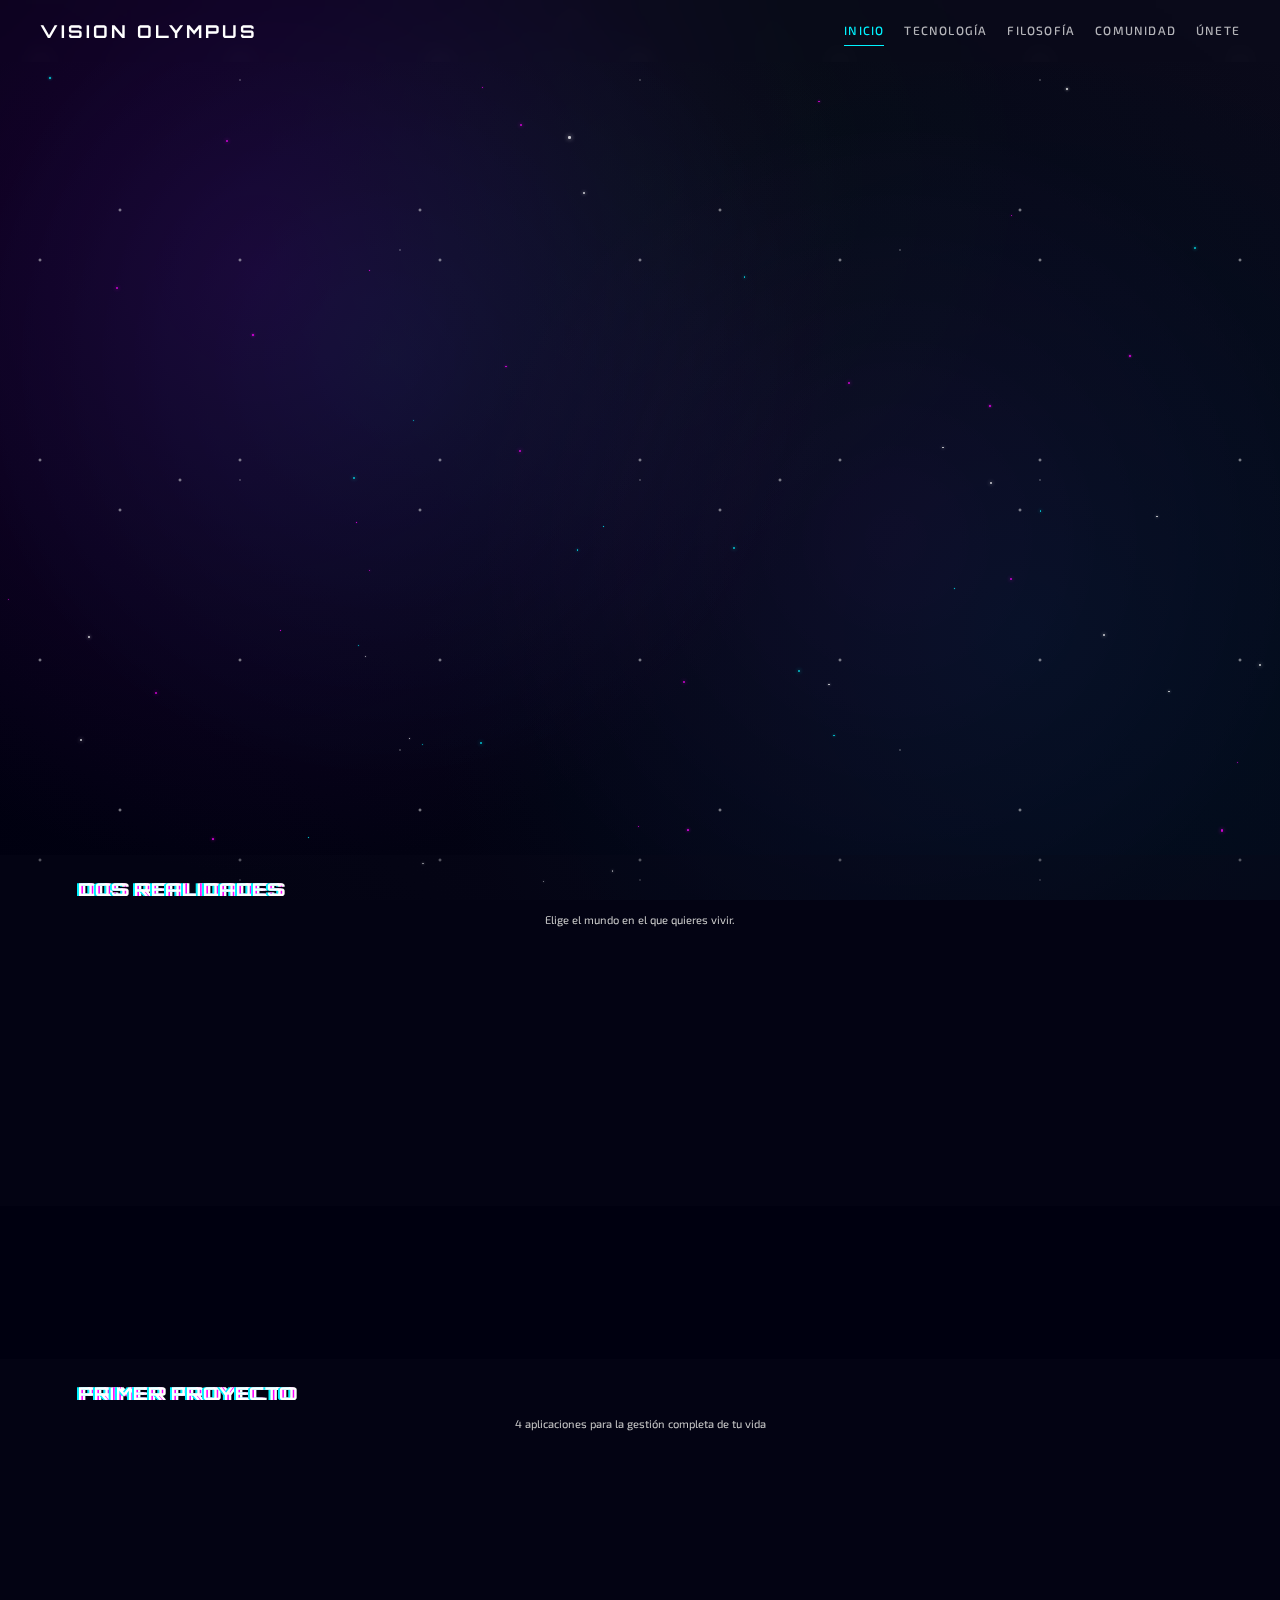
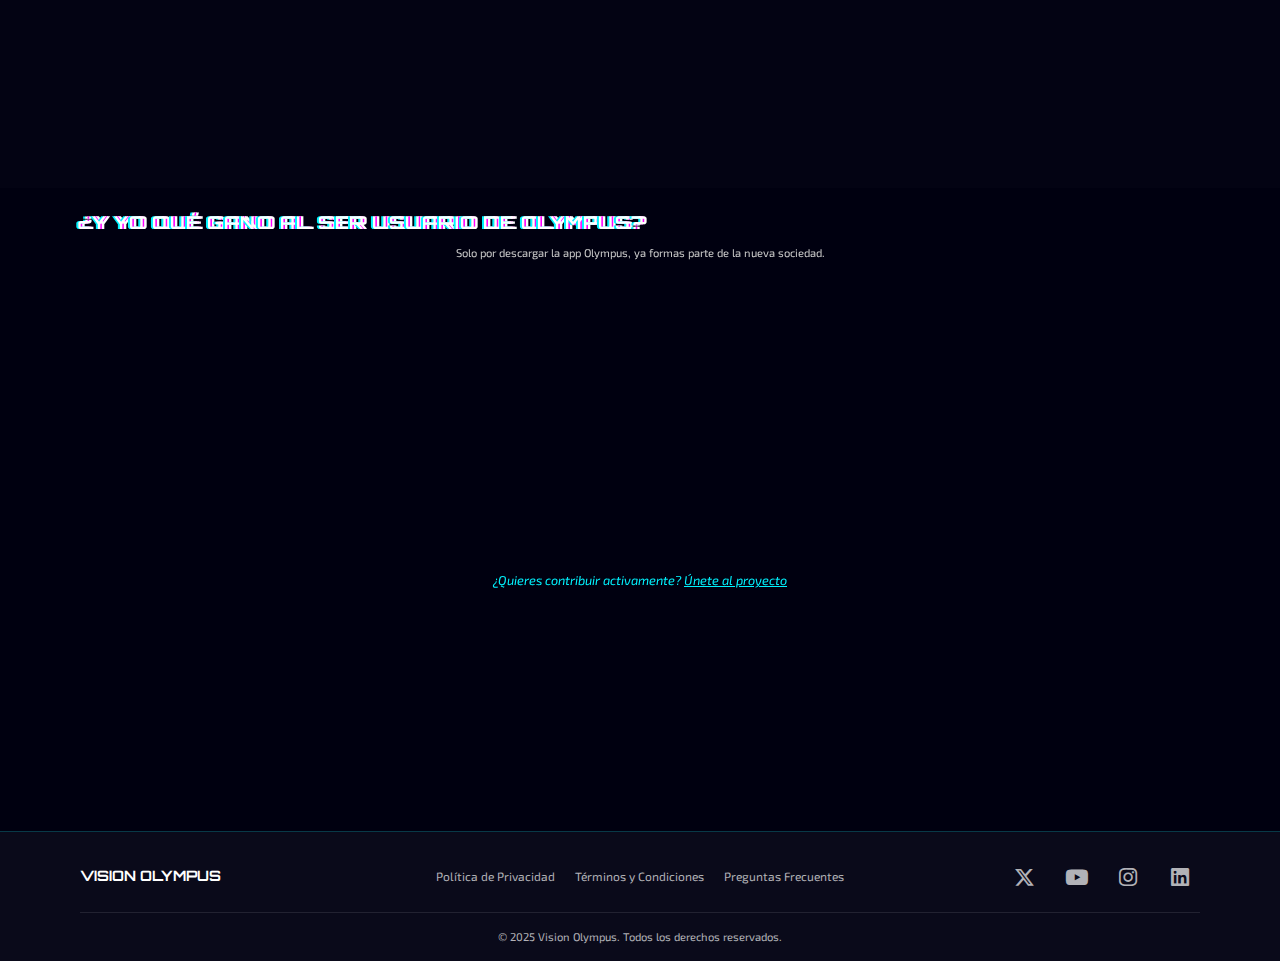
<file: index.html>
<!-- ARCHIVO: index.html (VERSIÓN FINAL DEFINITIVA - CORREGIDO ENLACE) -->
<!DOCTYPE html>
<html lang="es">
<head>
    <meta charset="UTF-8">
    <meta name="viewport" content="width=device-width, initial-scale=1.0">
    <title>Vision Olympus · El despertar</title>
    <link rel="stylesheet" href="index.css">
    <link href="https://fonts.googleapis.com/css2?family=Orbitron:wght@400;700;900&family=Exo+2:wght@300;400;600&display=swap" rel="stylesheet">
    <link rel="stylesheet" href="https://cdnjs.cloudflare.com/ajax/libs/font-awesome/6.5.0/css/all.min.css">
</head>
<body>
    <!-- Fondo galáctico -->
    <div class="galaxy-background"></div>
    <div class="starfield"></div>
    <div class="nebula-overlay"></div>
    <div class="particles"></div>
    
    <!-- Barra de progreso de lectura -->
    <div class="reading-progress"></div>
    
    <!-- Cabecera -->
    <header class="cyber-header">
        <div class="logo-container">
            <h1 class="logo-glitch" data-text="VISION OLYMPUS">VISION OLYMPUS</h1>
        </div>
        <nav class="cyber-nav">
            <a href="index.html" class="nav-link active">INICIO</a>
            <a href="tecnologia.html" class="nav-link">TECNOLOGÍA</a>
            <a href="filosofia.html" class="nav-link">FILOSOFÍA</a>
            <a href="comunidad.html" class="nav-link">COMUNIDAD</a>
            <a href="unete.html" class="nav-link">ÚNETE</a>
        </nav>
    </header>

    <!-- HERO -->
    <section id="hero" class="hero-section">
        <div class="hero-orbit">
            <div class="orbit-ring ring-1"></div>
            <div class="orbit-ring ring-2"></div>
            <div class="orbit-ring ring-3"></div>
            <div class="core-globe"></div>
        </div>
        
        <div class="container">
            <div class="hero-content">
                <div class="hero-text">
                    <div class="hero-badge">UN NUEVO COMIENZO</div>
                    <h1 class="hero-title">
                        MIENTRAS EL MUNDO <span class="title-accent">SE DERRUMBA</span><br>
                        NOSOTROS <span class="title-accent">CONSTRUIMOS</span>
                    </h1>
                    <p class="hero-subtitle">Vision Olympus no es una empresa. Es un refugio.</p>
                    
                    <div class="hero-description">
                        <p>En medio del ruido, la superficialidad y la dependencia digital, nace un espacio para quienes buscan profundidad, libertad y propósito. No venimos a competir, venimos a redefinir lo que la tecnología puede ser: una herramienta para expandir la conciencia humana, no para secuestrarla.</p>
                    </div>
                    
                    <div class="hero-cta-compact">
                        <div class="cta-buttons">
                            <!-- CORREGIDO: ahora apunta a #contraste (DOS REALIDADES) -->
                            <a href="#contraste" class="cta-button primary">
                                <i class="fas fa-eye"></i>
                                DESCUBRE LA VISIÓN
                            </a>
                            <a href="#usuarios" class="cta-button secondary">
                                <i class="fas fa-users"></i>
                                FORMA PARTE
                            </a>
                        </div>
                    </div>
                </div>
            </div>
        </div>
    </section>

    <!-- SECCIÓN DE CONTRASTE (DOS REALIDADES) -->
    <section id="contraste" class="contrast-section">
        <div class="container">
            <h2 class="section-title glitch-text" data-text="DOS REALIDADES">DOS REALIDADES</h2>
            <p class="section-subtitle">Elige el mundo en el que quieres vivir.</p>
            
            <div class="contrast-grid">
                <div class="contrast-card world-today">
                    <div class="contrast-icon">
                        <i class="fas fa-skull"></i>
                    </div>
                    <h3>EL MUNDO QUE SE DESMORONA</h3>
                    <ul class="contrast-list">
                        <li><i class="fas fa-times-circle"></i> Redes que envenenan la atención</li>
                        <li><i class="fas fa-times-circle"></i> Datos explotados sin tu permiso</li>
                        <li><i class="fas fa-times-circle"></i> Soledad hiperconectada</li>
                        <li><i class="fas fa-times-circle"></i> Innovación solo para el lucro</li>
                    </ul>
                </div>
                
                <div class="contrast-card olympus-vision">
                    <div class="contrast-icon">
                        <i class="fas fa-leaf"></i>
                    </div>
                    <h3>OLYMPUS: LO QUE CONSTRUIMOS</h3>
                    <ul class="contrast-list">
                        <li><i class="fas fa-check-circle"></i> Tecnología que respeta tu mente</li>
                        <li><i class="fas fa-check-circle"></i> Control total de tus datos</li>
                        <li><i class="fas fa-check-circle"></i> Comunidad real, no audiencia</li>
                        <li><i class="fas fa-check-circle"></i> Innovación con propósito humano</li>
                    </ul>
                </div>
            </div>
        </div>
    </section>

    <!-- DECLARACIÓN DE VISIÓN -->
    <section id="vision" class="vision-statement-section">
        <div class="container">
            <div class="vision-card">
                <p class="vision-quote">“No queremos ser la próxima gran tecnológica. Queremos ser la última. Queremos construir herramientas que ya no necesiten mejorarse, porque estarán en armonía con la naturaleza humana.”</p>
                <p class="vision-author">— Colectivo Fundacional</p>
            </div>
        </div>
    </section>

    <!-- PRIMER PROYECTO: 4 APLICACIONES -->
    <section id="apps" class="apps-section">
        <div class="container">
            <h2 class="section-title glitch-text" data-text="PRIMER PROYECTO">PRIMER PROYECTO</h2>
            <p class="section-subtitle">4 aplicaciones para la gestión completa de tu vida</p>
            
            <div class="apps-grid">
                <div class="app-card">
                    <div class="app-icon"><i class="fas fa-hourglass-half"></i></div>
                    <h3>TEMPO</h3>
                    <p>Gestión del tiempo consciente, para personas, equipos y empresas. No productividad vacía, sino tiempo con sentido.</p>
                </div>
                <div class="app-card">
                    <div class="app-icon"><i class="fas fa-brain"></i></div>
                    <h3>NOEMA</h3>
                    <p>Entrena tu mente: meditación, diario, test de IQ y capacidades cognitivas. Conócete a ti mismo.</p>
                </div>
                <div class="app-card">
                    <div class="app-icon"><i class="fas fa-heartbeat"></i></div>
                    <h3>VITALION</h3>
                    <p>Salud integral: entrenamiento, nutrición, seguimiento. Tu cuerpo como templo, no como métrica.</p>
                </div>
                <div class="app-card">
                    <div class="app-icon"><i class="fas fa-globe"></i></div>
                    <h3>OLYMPUS</h3>
                    <p>La red social que mereces: estética cuidada, fondos de artistas, sin algoritmos adictivos. Conecta de verdad.</p>
                </div>
            </div>
        </div>
    </section>

    <!-- SECCIÓN PARA USUARIOS -->
    <section id="usuarios" class="join-section">
        <div class="container">
            <h2 class="section-title glitch-text" data-text="¿Y YO QUÉ GANO AL SER USUARIO DE OLYMPUS?">¿Y YO QUÉ GANO AL SER USUARIO DE OLYMPUS?</h2>
            <p class="section-subtitle">Solo por descargar la app Olympus, ya formas parte de la nueva sociedad.</p>
            
            <div class="join-grid">
                <div class="join-item">
                    <div class="join-icon"><i class="fas fa-seedling"></i></div>
                    <h4>PROPÓSITO</h4>
                    <p>Ser parte de algo más grande que tú mismo. Ayudar a construir el mundo en el que quieres vivir.</p>
                </div>
                <div class="join-item">
                    <div class="join-icon"><i class="fas fa-users"></i></div>
                    <h4>COMUNIDAD</h4>
                    <p>Conectar con mentes afines, con valores profundos, lejos del ruido y la superficialidad.</p>
                </div>
                <div class="join-item">
                    <div class="join-icon"><i class="fas fa-sliders-h"></i></div>
                    <h4>CONTROL DE TU VIDA</h4>
                    <p>Nuestras apps te devuelven el control: sobre tu tiempo, tu mente, tu cuerpo y tus relaciones.</p>
                </div>
                <div class="join-item">
                    <div class="join-icon"><i class="fas fa-rocket"></i></div>
                    <h4>EVOLUCIÓN PERSONAL</h4>
                    <p>Cada herramienta está diseñada para ayudarte a crecer, a ser mejor versión de ti mismo cada día.</p>
                </div>
            </div>
            <div style="text-align: center; margin-top: 20px;">
                <p class="cta-note" style="font-size:0.8rem;">¿Quieres contribuir activamente? <a href="unete.html" style="color:var(--quantum-blue); text-decoration:underline;">Únete al proyecto</a></p>
            </div>
        </div>
    </section>

    <!-- LLAMADO FINAL -->
    <section class="final-cta-simplified">
        <div class="container">
            <h3 class="section-title glitch-text" data-text="EL FUTURO SE CONSTRUYE HOY">EL FUTURO SE CONSTRUYE HOY</h3>
            <p class="section-subtitle">No esperes a que el mundo cambie solo. Forma parte del cambio.</p>
            <div class="final-cta-buttons">
                <a href="tecnologia.html" class="cta-button primary">EXPLORAR TECNOLOGÍA</a>
                <a href="filosofia.html" class="cta-button secondary">PROFUNDIZAR EN LA VISIÓN</a>
                <a href="unete.html" class="cta-button primary">UNIRSE AL PROYECTO</a>
            </div>
            <p class="cta-note">Ni un paso atrás. Juntos hacia lo eterno.</p>
        </div>
    </section>

    <!-- Footer -->
    <footer class="tech-footer">
        <div class="footer-container">
            <div class="footer-content">
                <div class="footer-logo">
                    <h3 class="logo-glitch" data-text="VISION OLYMPUS">VISION OLYMPUS</h3>
                </div>
                <div class="footer-links">
                    <a href="politica-privacidad.html" class="footer-link">Política de Privacidad</a>
                    <a href="terminos-condiciones.html" class="footer-link">Términos y Condiciones</a>
                    <a href="preguntas-frecuentes.html" class="footer-link">Preguntas Frecuentes</a>
                </div>
                <div class="footer-social">
                    <a href="#" class="social-link"><i class="fab fa-x-twitter"></i></a>
                    <a href="#" class="social-link"><i class="fab fa-youtube"></i></a>
                    <a href="#" class="social-link"><i class="fab fa-instagram"></i></a>
                    <a href="#" class="social-link"><i class="fab fa-linkedin"></i></a>
                </div>
            </div>
            <div class="footer-copyright">
                <p>&copy; 2025 Vision Olympus. Todos los derechos reservados.</p>
            </div>
        </div>
    </footer>

    <!-- Botón Volver al Inicio -->
    <button class="back-to-top">↑</button>

    <script src="index.js"></script>
</body>
</html>
</file>
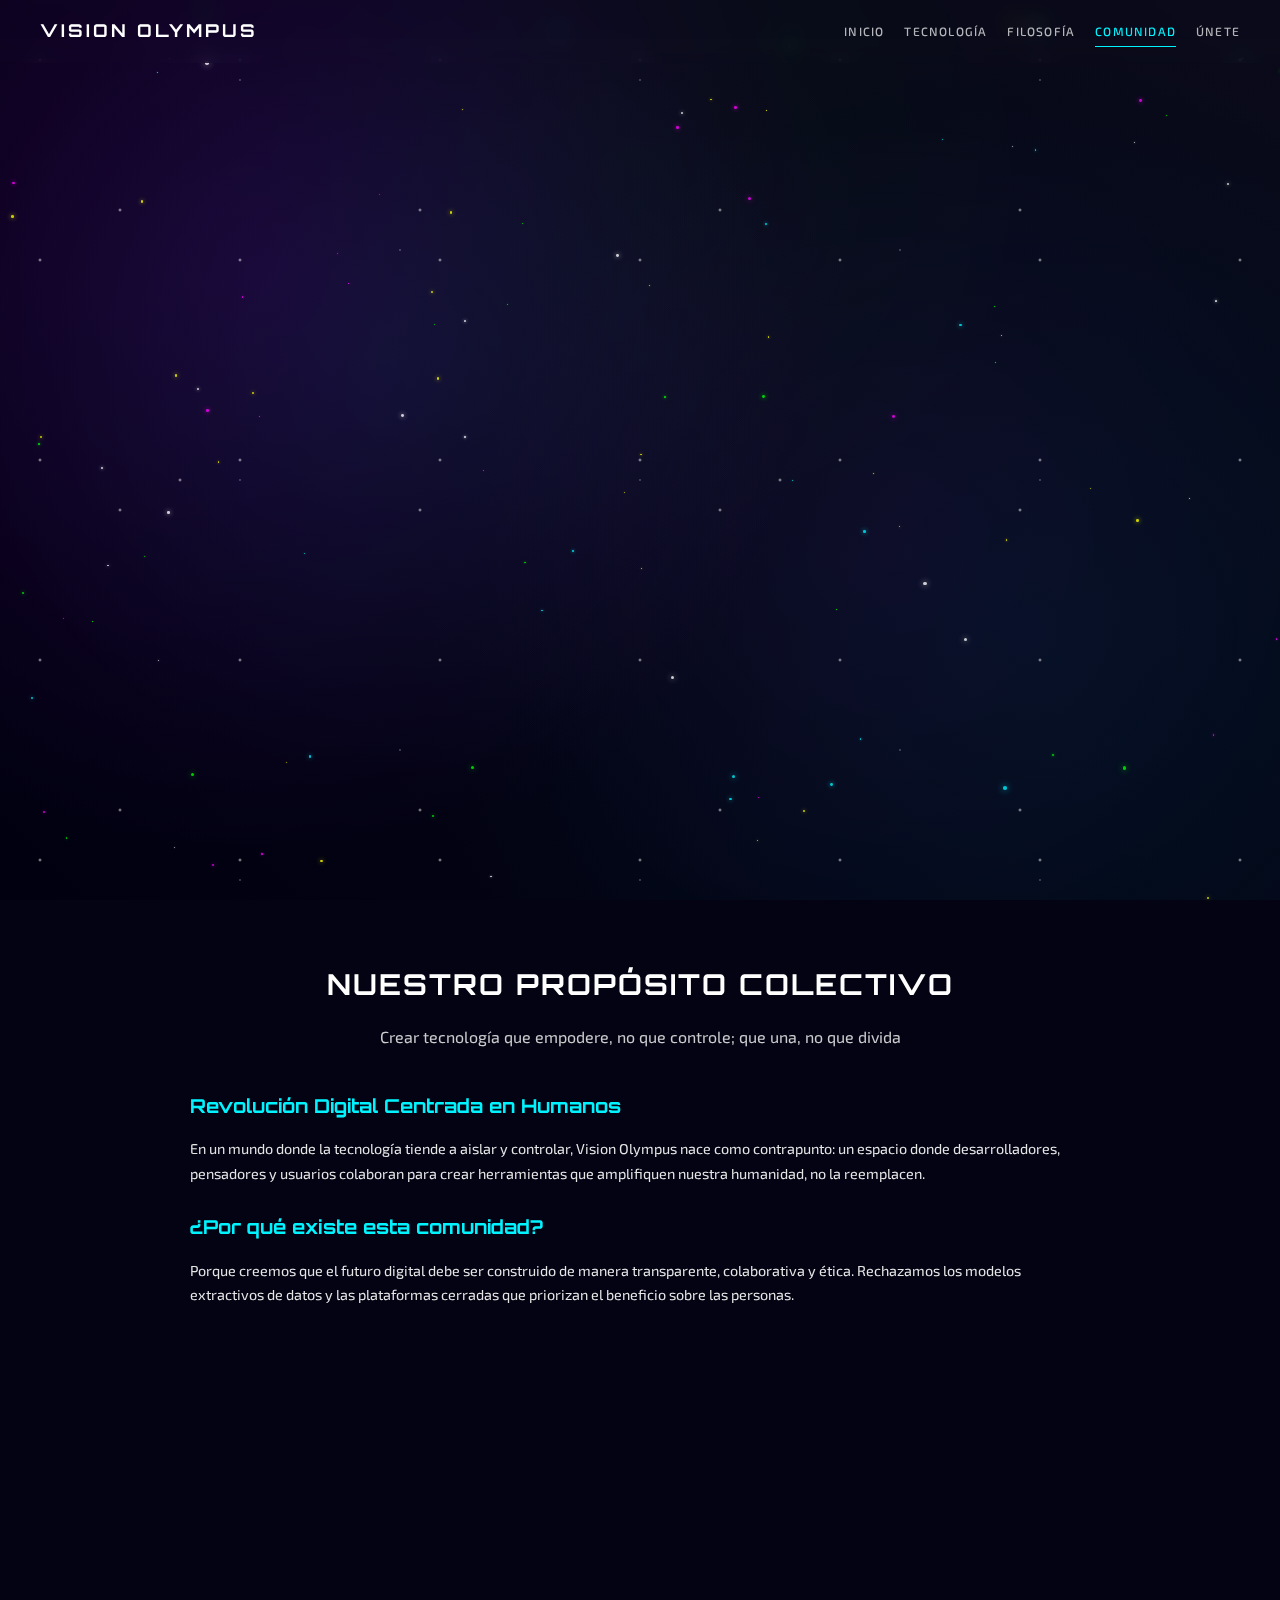
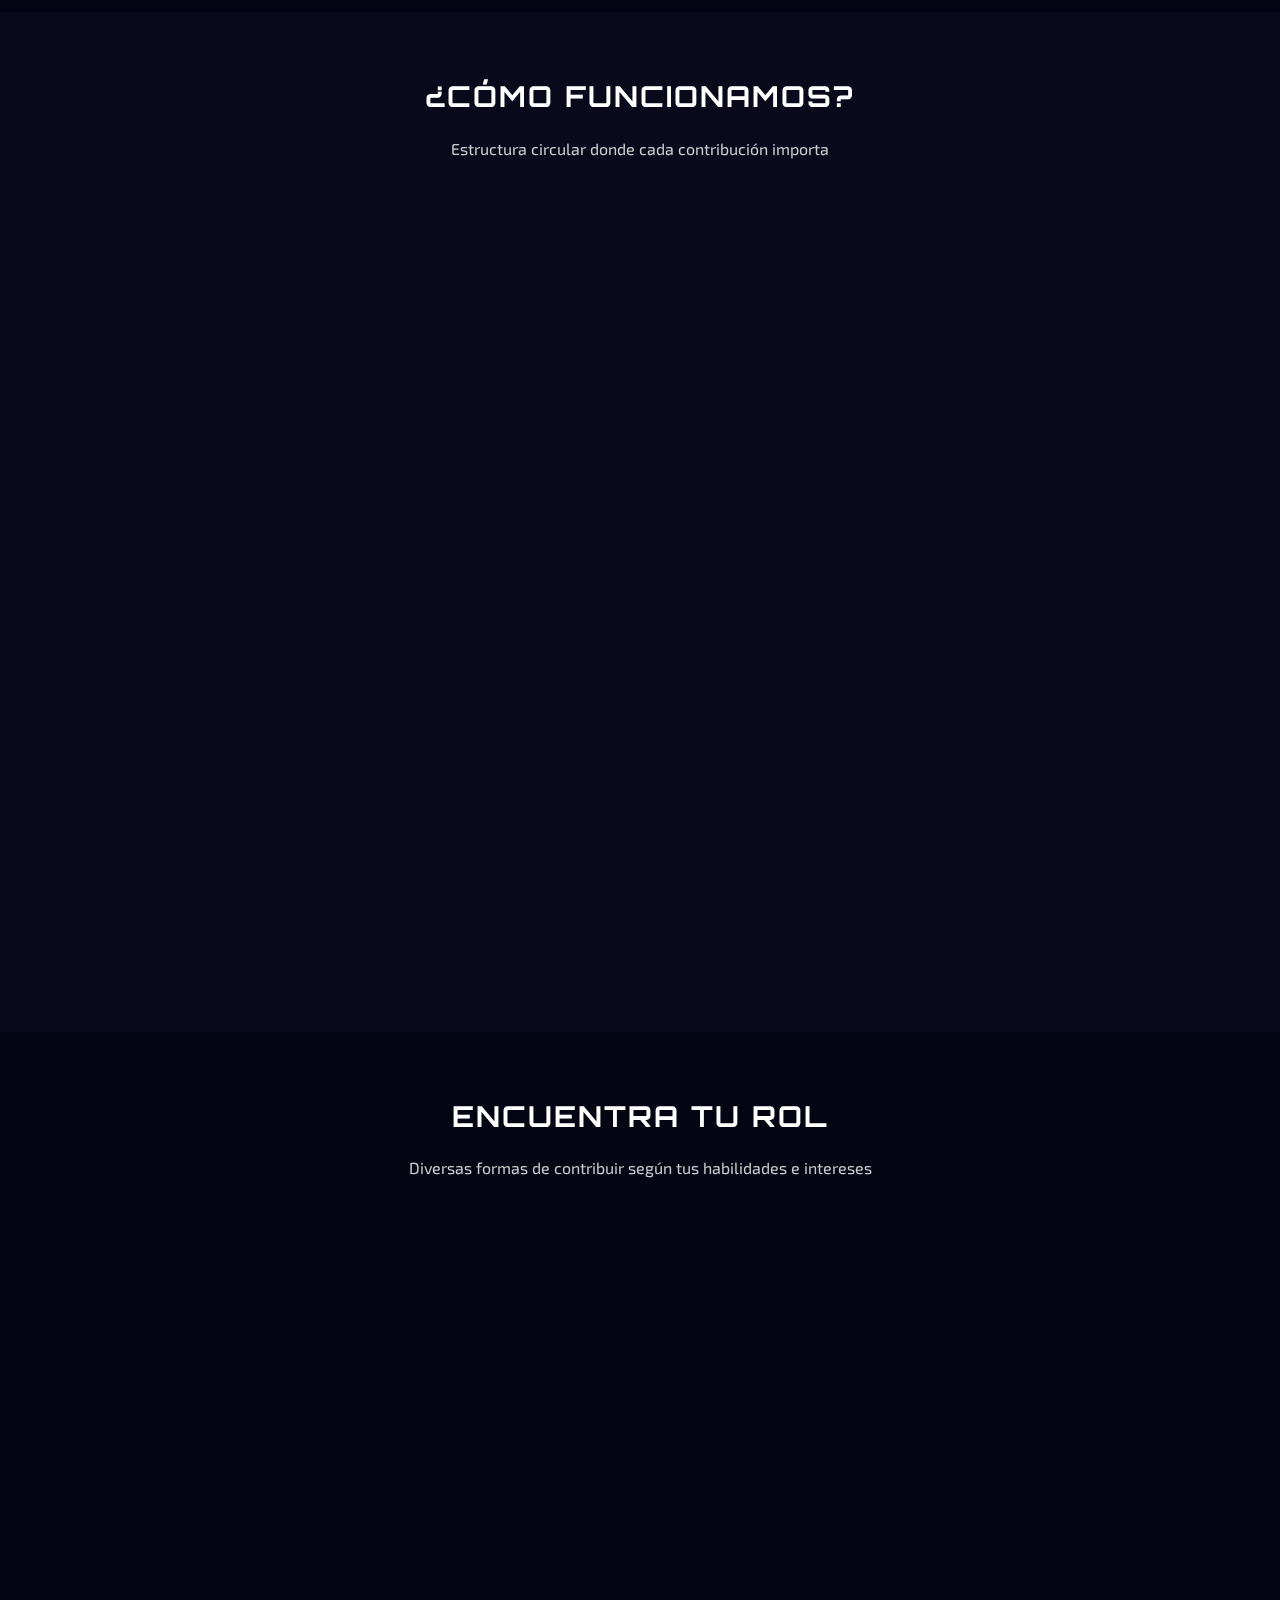
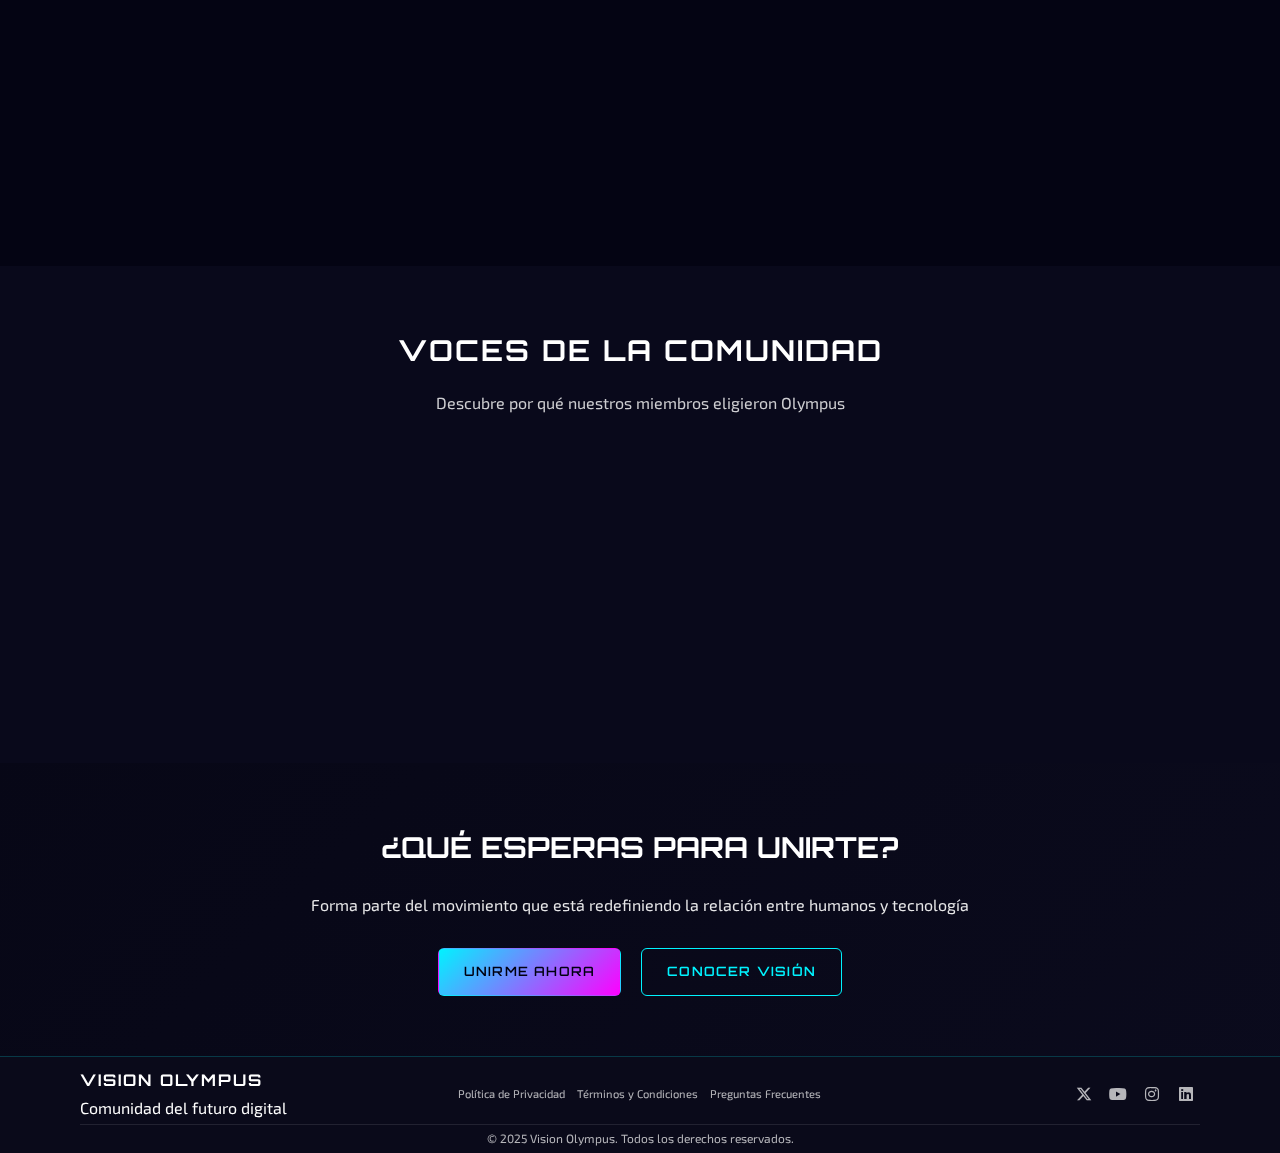
<file: comunidad.html>
<!DOCTYPE html>
<html lang="es">
<head>
    <meta charset="UTF-8">
    <meta name="viewport" content="width=device-width, initial-scale=1.0">
    <title>COMUNIDAD - VISION OLYMPUS</title>
    <link href="https://fonts.googleapis.com/css2?family=Orbitron:wght@400;500;700;900&family=Exo+2:wght@300;400;500;600;700&display=swap" rel="stylesheet">
    <link rel="stylesheet" href="https://cdnjs.cloudflare.com/ajax/libs/font-awesome/6.5.0/css/all.min.css">
    <link rel="stylesheet" href="comunidad.css">
</head>
<body>
    <!-- Fondo galáctico IDÉNTICO A FILOSOFÍA -->
    <div class="galaxy-background"></div>
    <div class="starfield"></div>
    <div class="nebula-overlay"></div>
    <div class="particles"></div>
    
    <!-- Barra de progreso IDÉNTICA A FILOSOFÍA -->
    <div class="reading-progress"></div>
    
    <!-- Cabecera IDÉNTICA a filosofía -->
    <header class="cyber-header">
        <div class="logo-container">
            <h1 class="logo-glitch" data-text="VISION OLYMPUS">VISION OLYMPUS</h1>
        </div>
        <nav class="cyber-nav">
            <a href="index.html" class="nav-link">INICIO</a>
            <a href="tecnologia.html" class="nav-link">TECNOLOGÍA</a>
            <a href="filosofia.html" class="nav-link">FILOSOFÍA</a>
            <a href="comunidad.html" class="nav-link active">COMUNIDAD</a>
            <a href="unete.html" class="nav-link">ÚNETE</a>
        </nav>
    </header>

    <!-- Hero Section - MEJORADA -->
    <section class="philosophy-hero">
        <div class="hero-orbit">
            <div class="orbit-ring ring-1"></div>
            <div class="orbit-ring ring-2"></div>
            <div class="orbit-ring ring-3"></div>
            <div class="core-globe"></div>
        </div>
        <div class="section-container">
            <div class="hero-content">
                <div class="hero-text">
                    <h1 class="hero-title">COMUNIDAD <span class="hero-accent">OLYMPUS</span></h1>
                    <p class="hero-subtitle">COLECTIVO EVOLUTIVO</p>
                    <p class="hero-description">Un ecosistema donde cada miembro contribuye, crece y define el futuro digital.</p>
                    <div class="hero-stats">
                        <div class="stat">
                            <div class="stat-number">42</div>
                            <div class="stat-label">Miembros<br>Activos</div>
                        </div>
                        <div class="stat">
                            <div class="stat-number">4</div>
                            <div class="stat-label">Proyectos en<br>Desarrollo</div>
                        </div>
                        <div class="stat">
                            <div class="stat-number">3</div>
                            <div class="stat-label">Prototipos<br>Activos</div>
                        </div>
                    </div>
                </div>
            </div>
        </div>
    </section>

    <!-- Sección de Propósito - MEJORADA -->
    <section id="proposito" class="purpose-section">
        <div class="section-container">
            <div class="section-header">
                <h2 class="section-title">NUESTRO PROPÓSITO COLECTIVO</h2>
                <p class="section-subtitle">Crear tecnología que empodere, no que controle; que una, no que divida</p>
            </div>

            <div class="purpose-content">
                <div class="purpose-text">
                    <h3>Revolución Digital Centrada en Humanos</h3>
                    <p>En un mundo donde la tecnología tiende a aislar y controlar, Vision Olympus nace como contrapunto: un espacio donde desarrolladores, pensadores y usuarios colaboran para crear herramientas que amplifiquen nuestra humanidad, no la reemplacen.</p>
                    
                    <h3>¿Por qué existe esta comunidad?</h3>
                    <p>Porque creemos que el futuro digital debe ser construido de manera transparente, colaborativa y ética. Rechazamos los modelos extractivos de datos y las plataformas cerradas que priorizan el beneficio sobre las personas.</p>
                    
                    <div class="mission-grid">
                        <div class="mission-item">
                            <div class="mission-icon"><i class="fas fa-globe"></i></div>
                            <h4>Descentralización Real</h4>
                            <p>Infraestructura distribuida sin puntos únicos de fallo o control.</p>
                        </div>
                        <div class="mission-item">
                            <div class="mission-icon"><i class="fas fa-lock-open"></i></div>
                            <h4>Transparencia Radical</h4>
                            <p>Procesos visibles y decisiones comunitarias en el desarrollo.</p>
                        </div>
                        <div class="mission-item">
                            <div class="mission-icon"><i class="fas fa-hands-helping"></i></div>
                            <h4>Gobernanza Participativa</h4>
                            <p>Cada miembro tiene voz en la dirección del proyecto.</p>
                        </div>
                    </div>
                </div>
            </div>
        </div>
    </section>

    <!-- Sección de Cómo Funcionamos - MEJORADA -->
    <section id="funcionamiento" class="workflow-section">
        <div class="section-container">
            <div class="section-header">
                <h2 class="section-title">¿CÓMO FUNCIONAMOS?</h2>
                <p class="section-subtitle">Estructura circular donde cada contribución importa</p>
            </div>

            <div class="workflow-steps">
                <div class="workflow-step">
                    <div class="step-number">01</div>
                    <div class="step-content">
                        <h3>Exploración y Propuestas</h3>
                        <p>Cualquier miembro puede proponer mejoras, nuevas funciones o cambios en la plataforma a través de nuestro sistema de propuestas abiertas.</p>
                    </div>
                </div>
                
                <div class="workflow-step">
                    <div class="step-number">02</div>
                    <div class="step-content">
                        <h3>Debate Comunitario</h3>
                        <p>Cada propuesta se discute abiertamente en foros especializados, considerando implicaciones técnicas, éticas y de usabilidad.</p>
                    </div>
                </div>
                
                <div class="workflow-step">
                    <div class="step-number">03</div>
                    <div class="step-content">
                        <h3>Desarrollo Colaborativo</h3>
                        <p>Los desarrolladores trabajan en equipos flexibles sobre las propuestas aprobadas, con revisión continua por pares.</p>
                    </div>
                </div>
                
                <div class="workflow-step">
                    <div class="step-number">04</div>
                    <div class="step-content">
                        <h3>Pruebas y Validación</h3>
                        <p>La comunidad prueba las nuevas funciones en entornos controlados, proporcionando feedback detallado.</p>
                    </div>
                </div>
                
                <div class="workflow-step">
                    <div class="step-number">05</div>
                    <div class="step-content">
                        <h3>Implementación y Mejora Continua</h3>
                        <p>Despliegue progresivo con monitorización activa y ciclos de mejora basados en el uso real.</p>
                    </div>
                </div>
            </div>
        </div>
    </section>

    <!-- Sección de Roles Comunitarios - MEJORADA -->
    <section id="roles" class="roles-section">
        <div class="section-container">
            <div class="section-header">
                <h2 class="section-title">ENCUENTRA TU ROL</h2>
                <p class="section-subtitle">Diversas formas de contribuir según tus habilidades e intereses</p>
            </div>

            <div class="roles-grid">
                <div class="role-card">
                    <div class="role-icon"><i class="fas fa-code"></i></div>
                    <h3 class="role-title">Desarrollador</h3>
                    <p class="role-description">Contribuye al código base, resuelve problemas técnicos y ayuda a construir las aplicaciones del ecosistema.</p>
                    <div class="role-skills">
                        <span class="skill-tag">Programación</span>
                        <span class="skill-tag">Arquitectura</span>
                        <span class="skill-tag">Testing</span>
                    </div>
                </div>

                <div class="role-card">
                    <div class="role-icon"><i class="fas fa-palette"></i></div>
                    <h3 class="role-title">Diseñador UX/UI</h3>
                    <p class="role-description">Crea interfaces intuitivas y experiencias de usuario que respeten la privacidad y potencien la productividad.</p>
                    <div class="role-skills">
                        <span class="skill-tag">Diseño</span>
                        <span class="skill-tag">Usabilidad</span>
                        <span class="skill-tag">Prototipado</span>
                    </div>
                </div>

                <div class="role-card">
                    <div class="role-icon"><i class="fas fa-book"></i></div>
                    <h3 class="role-title">Documentador</h3>
                    <p class="role-description">Elabora guías, tutoriales y documentación técnica que hagan accesible la plataforma para todos.</p>
                    <div class="role-skills">
                        <span class="skill-tag">Redacción</span>
                        <span class="skill-tag">Técnica</span>
                        <span class="skill-tag">Pedagogía</span>
                    </div>
                </div>

                <div class="role-card">
                    <div class="role-icon"><i class="fas fa-language"></i></div>
                    <h3 class="role-title">Traductor</h3>
                    <p class="role-description">Ayuda a localizar la plataforma y su documentación a diferentes idiomas y culturas.</p>
                    <div class="role-skills">
                        <span class="skill-tag">Idiomas</span>
                        <span class="skill-tag">Localización</span>
                        <span class="skill-tag">Cultura</span>
                    </div>
                </div>

                <div class="role-card">
                    <div class="role-icon"><i class="fas fa-bug"></i></div>
                    <h3 class="role-title">Tester</h3>
                    <p class="role-description">Prueba nuevas funciones, identifica bugs y sugiere mejoras desde la perspectiva del usuario.</p>
                    <div class="role-skills">
                        <span class="skill-tag">Testing</span>
                        <span class="skill-tag">Feedback</span>
                        <span class="skill-tag">QA</span>
                    </div>
                </div>

                <div class="role-card">
                    <div class="role-icon"><i class="fas fa-handshake"></i></div>
                    <h3 class="role-title">Embajador</h3>
                    <p class="role-description">Difunde el proyecto, organiza eventos y ayuda a crecer la comunidad de manera orgánica.</p>
                    <div class="role-skills">
                        <span class="skill-tag">Comunicación</span>
                        <span class="skill-tag">Networking</span>
                        <span class="skill-tag">Eventos</span>
                    </div>
                </div>
            </div>
        </div>
    </section>

    <!-- Sección de Testimonios - MEJORADA -->
    <section id="testimonios" class="testimonials-section">
        <div class="section-container">
            <div class="section-header">
                <h2 class="section-title">VOCES DE LA COMUNIDAD</h2>
                <p class="section-subtitle">Descubre por qué nuestros miembros eligieron Olympus</p>
            </div>

            <div class="testimonials-grid">
                <div class="testimonial-card">
                    <div class="testimonial-content">
                        <p>"Llevo 2 meses en Olympus y es increíble cómo mi opinión como tester realmente importa. Cada bug que reporto se toma en serio y las mejoras se implementan rápido."</p>
                    </div>
                    <div class="testimonial-author">
                        <div class="author-avatar">N</div>
                        <div class="author-info">
                            <h4>Nahuel Cabrera</h4>
                            <p>Tester QA</p>
                        </div>
                    </div>
                </div>

                <div class="testimonial-card">
                    <div class="testimonial-content">
                        <p>"Como diseñadora con más de 3 años de experiencia, encontré en Olympus un espacio donde mi trabajo tiene impacto real. La colaboración entre equipos es excepcional y valoran profundamente la experiencia de usuario."</p>
                    </div>
                    <div class="testimonial-author">
                        <div class="author-avatar">C</div>
                        <div class="author-info">
                            <h4>Camila González</h4>
                            <p>Diseñadora UX/UI</p>
                        </div>
                    </div>
                </div>

                <div class="testimonial-card">
                    <div class="testimonial-content">
                        <p>"Después de trabajar 4 años en corporaciones tecnológicas, encontrar Olympus fue revelador. Aquí no solo escribimos código, sino que construimos tecnología con propósito y valores humanos. La transparencia en las decisiones es algo que no había experimentado antes."</p>
                    </div>
                    <div class="testimonial-author">
                        <div class="author-avatar">D</div>
                        <div class="author-info">
                            <h4>Diego Herrera</h4>
                            <p>Desarrollador Backend</p>
                        </div>
                    </div>
                </div>
            </div>
        </div>
    </section>

    <!-- CTA Section - MEJORADA -->
    <section class="cta-section">
        <div class="section-container">
            <div class="cta-content">
                <h2 class="cta-title">¿QUÉ ESPERAS PARA UNIRTE?</h2>
                <p class="cta-description">Forma parte del movimiento que está redefiniendo la relación entre humanos y tecnología</p>
                <div class="cta-buttons">
                    <a href="unete.html" class="cta-button primary">UNIRME AHORA</a>
                    <a href="filosofia.html" class="cta-button secondary">CONOCER VISIÓN</a>
                </div>
            </div>
        </div>
    </section>

    <!-- Footer - IDÉNTICO AL FILOSOFÍA -->
    <footer class="tech-footer">
        <div class="footer-container">
            <div class="footer-content">
                <div class="footer-logo">
                    <h3>VISION OLYMPUS</h3>
                    <p>Comunidad del futuro digital</p>
                </div>
                <div class="footer-links">
                    <a href="politica-privacidad.html" class="footer-link">Política de Privacidad</a>
                    <a href="términos-condiciones.html" class="footer-link">Términos y Condiciones</a>
                    <a href="preguntas-frecuentes.html" class="footer-link">Preguntas Frecuentes</a>
                </div>
                <div class="footer-social">
                    <a href="#" class="social-link"><i class="fab fa-x-twitter"></i></a>
                    <a href="#" class="social-link"><i class="fab fa-youtube"></i></a>
                    <a href="#" class="social-link"><i class="fab fa-instagram"></i></a>
                    <a href="#" class="social-link"><i class="fab fa-linkedin"></i></a>
                </div>
            </div>
            <div class="footer-copyright">
                <p>&copy; 2025 Vision Olympus. Todos los derechos reservados.</p>
            </div>
        </div>
    </footer>

    <script src="comunidad.js"></script>
</body>
</html>
</file>
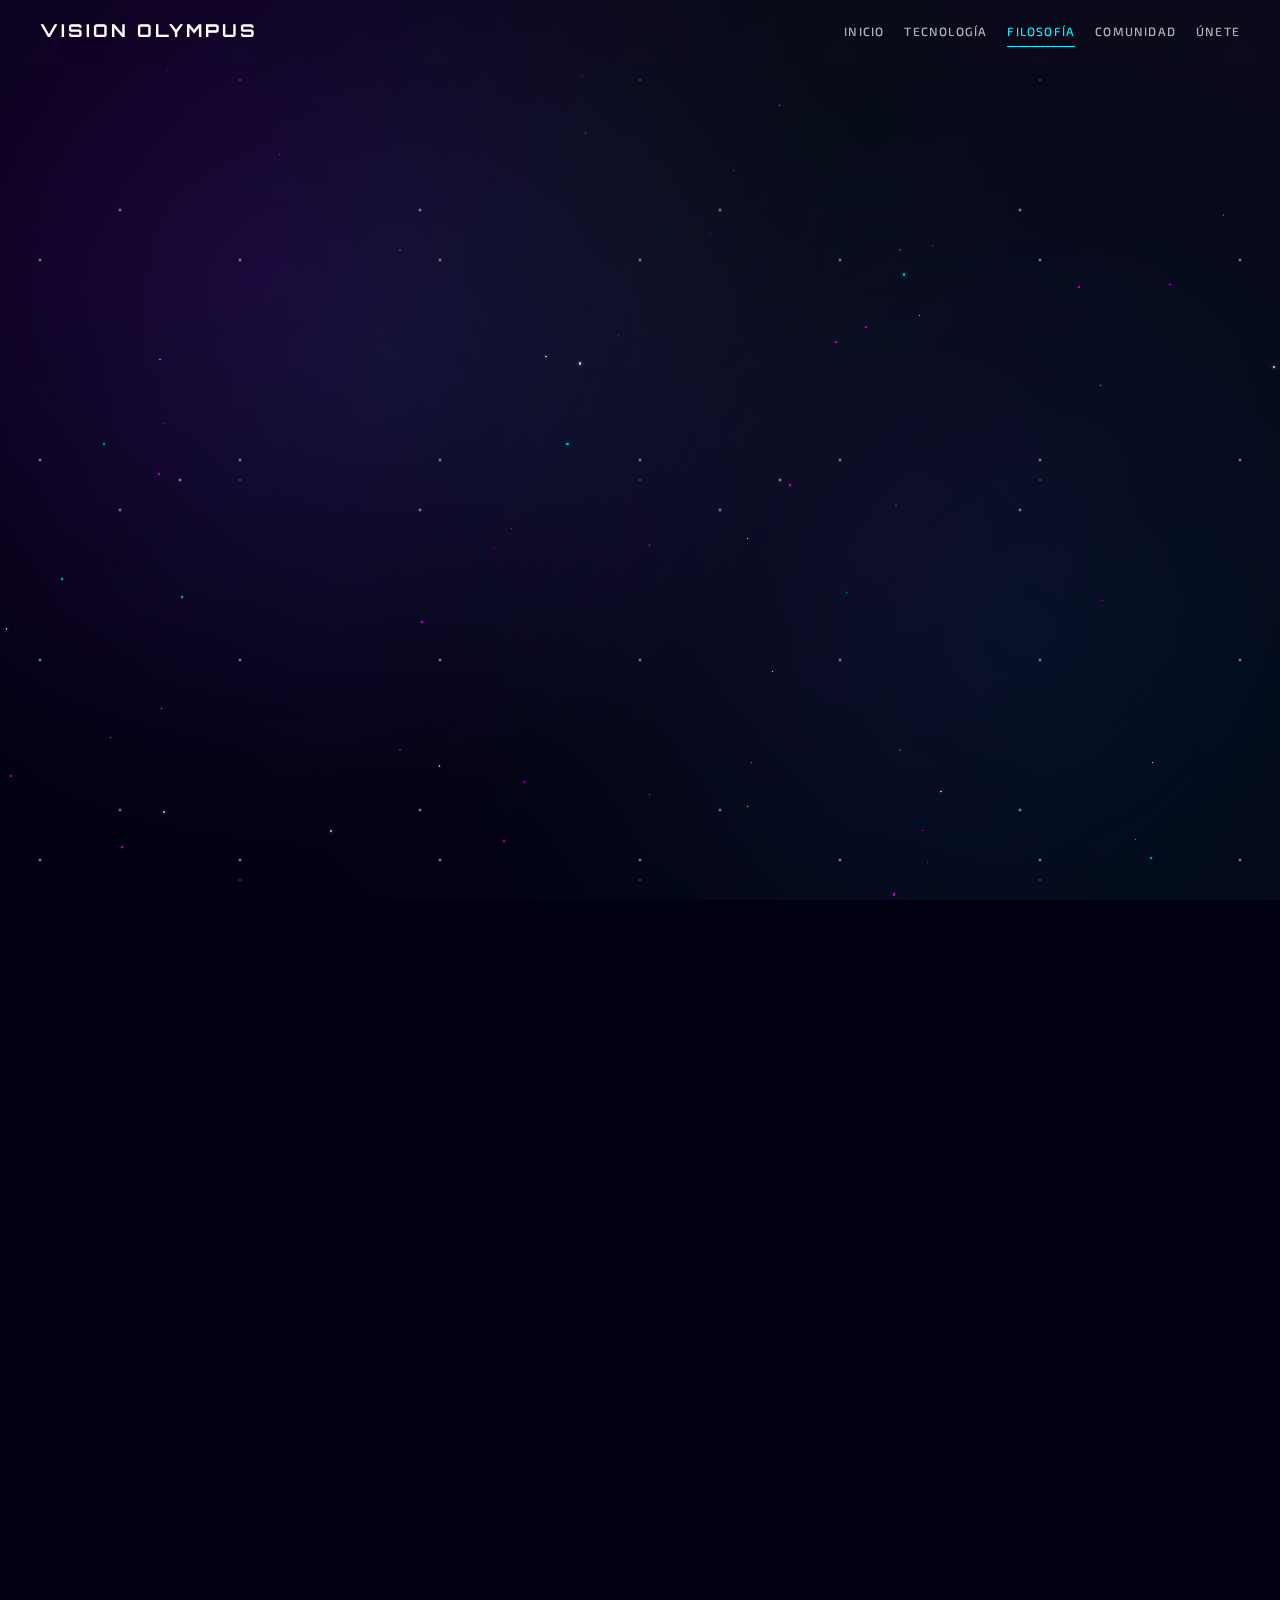
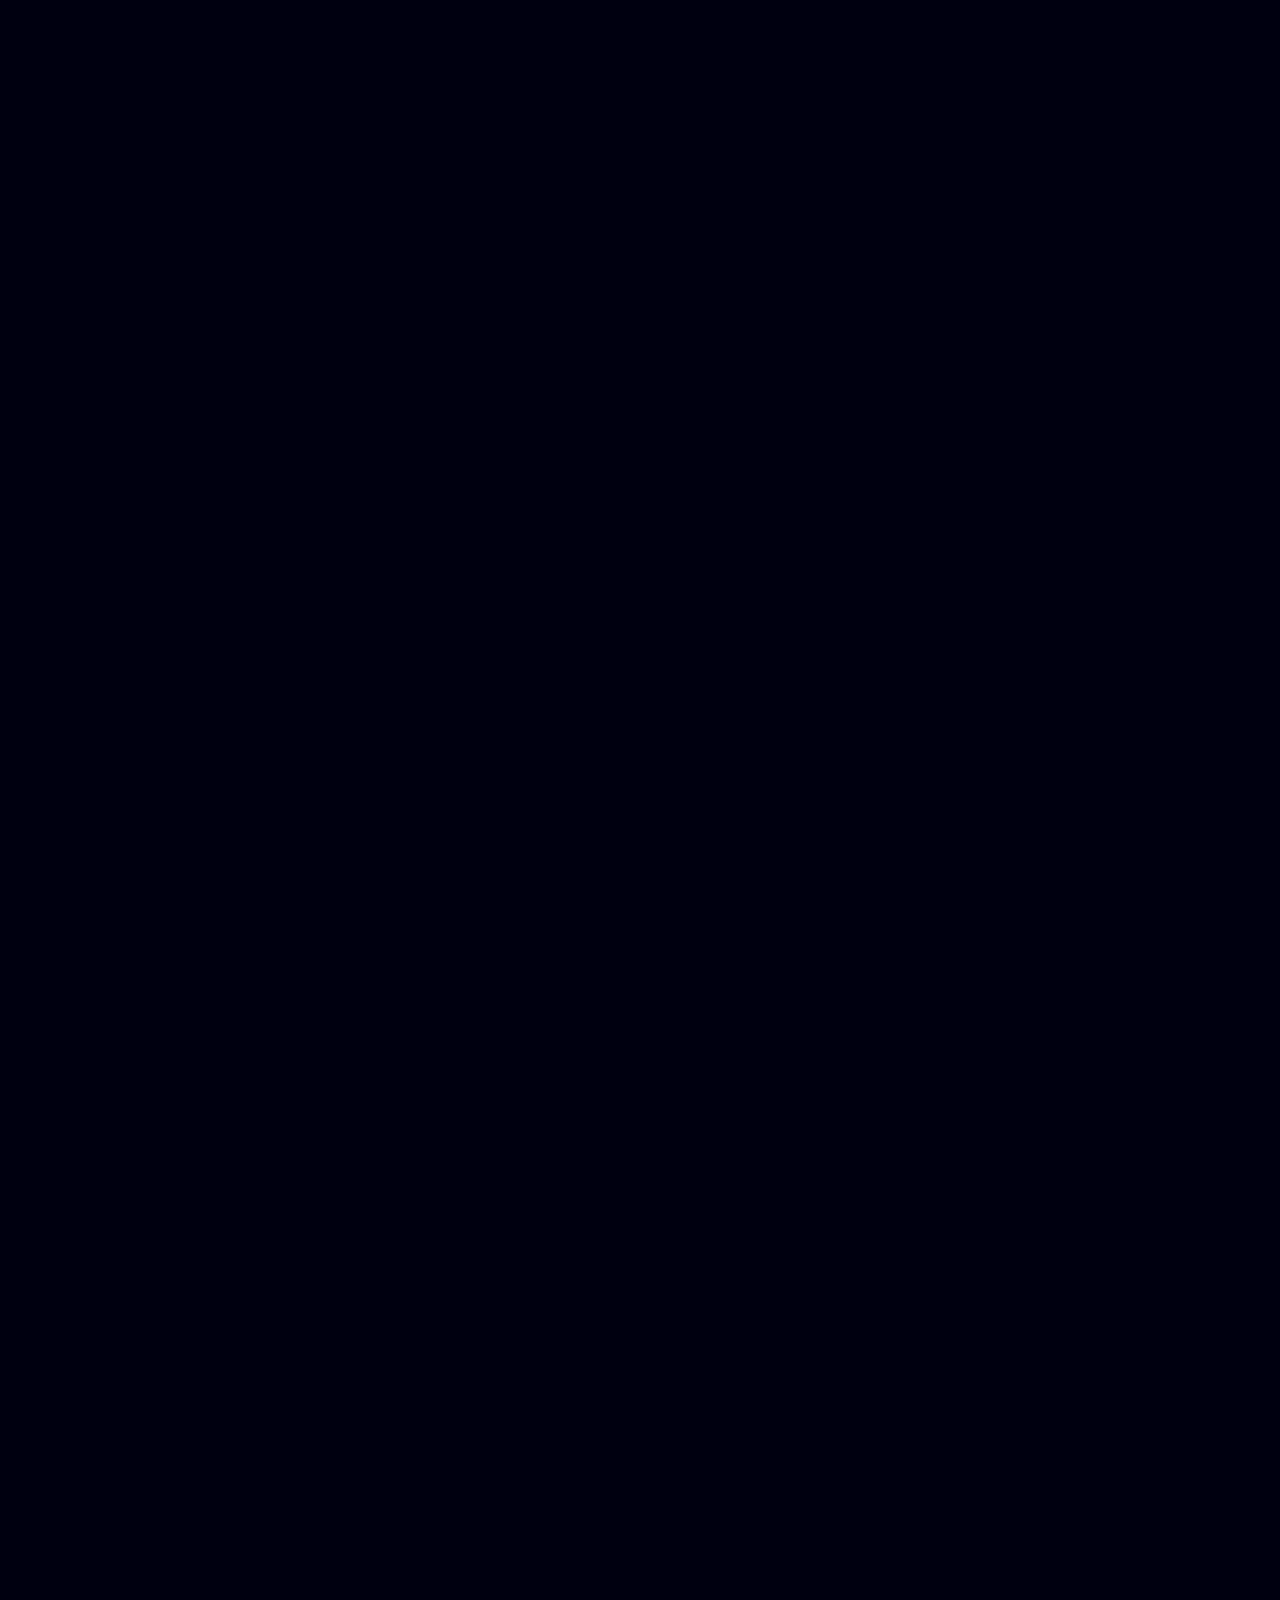
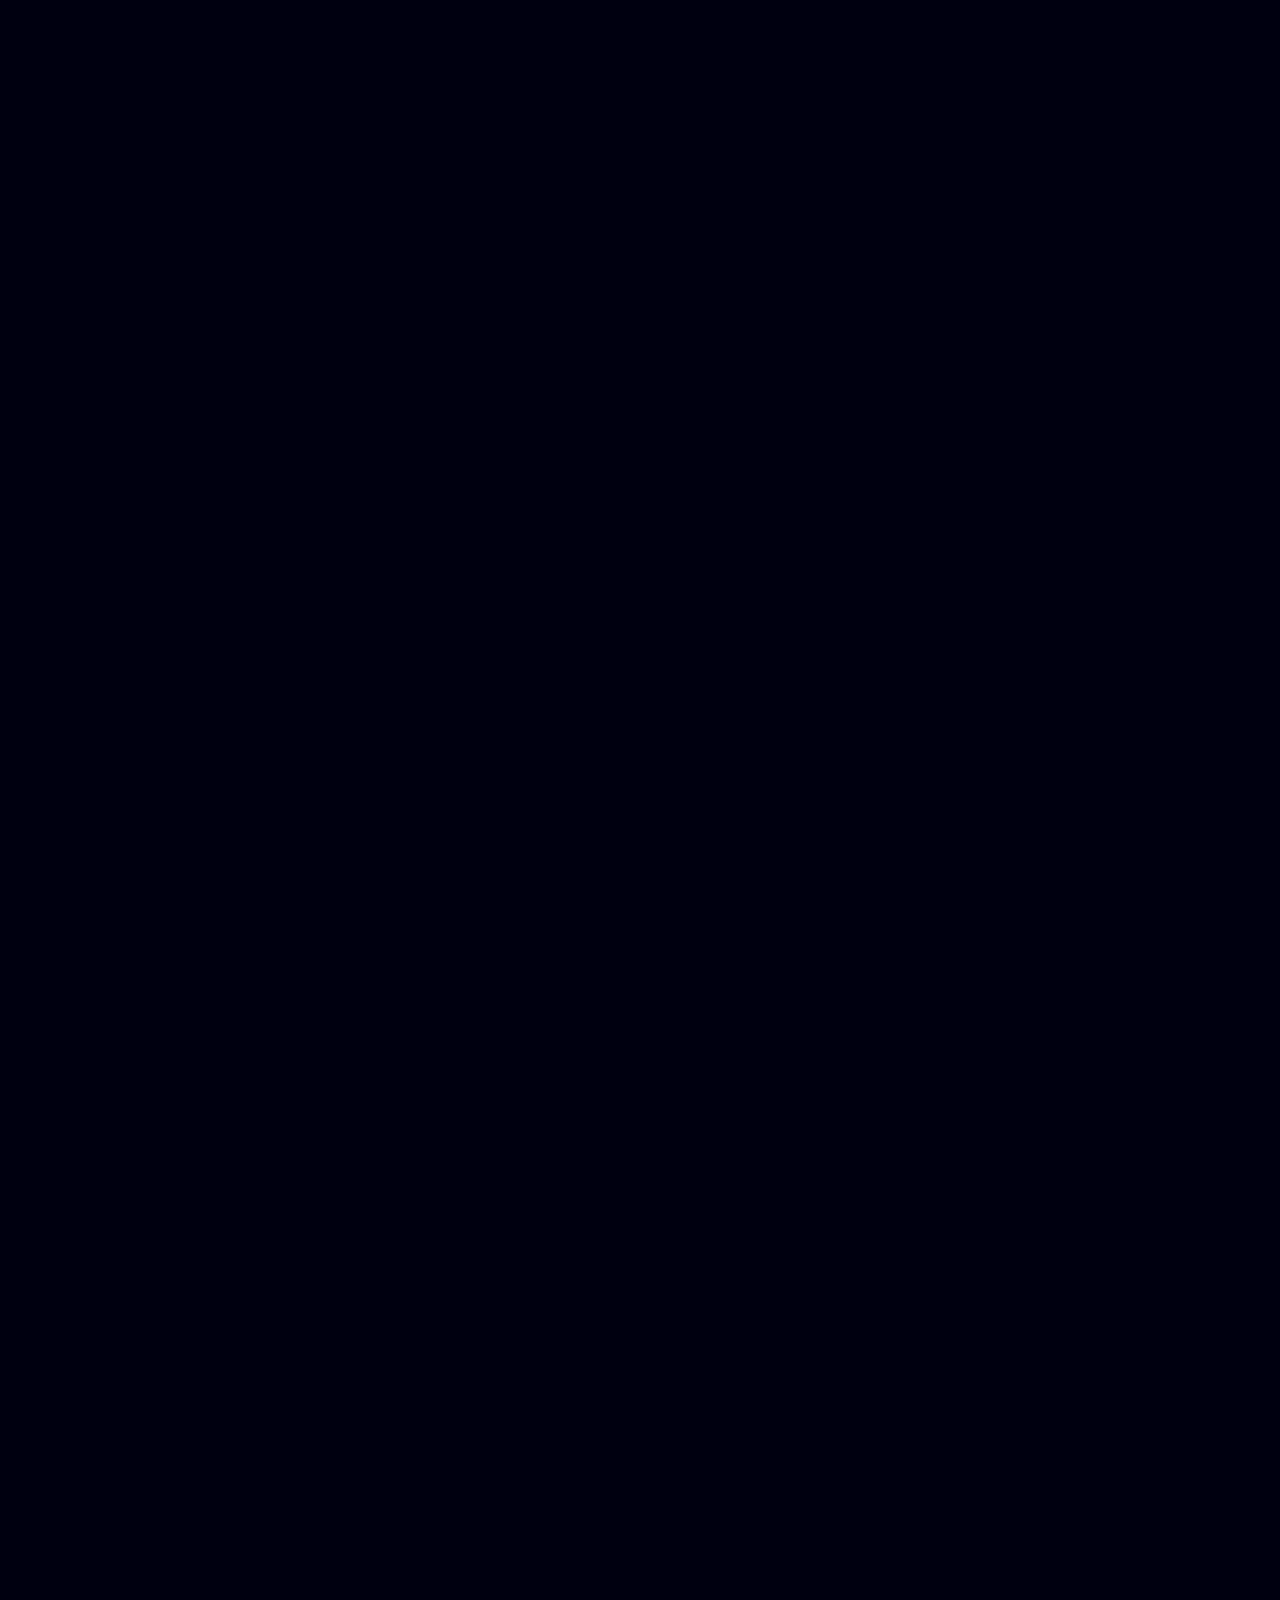
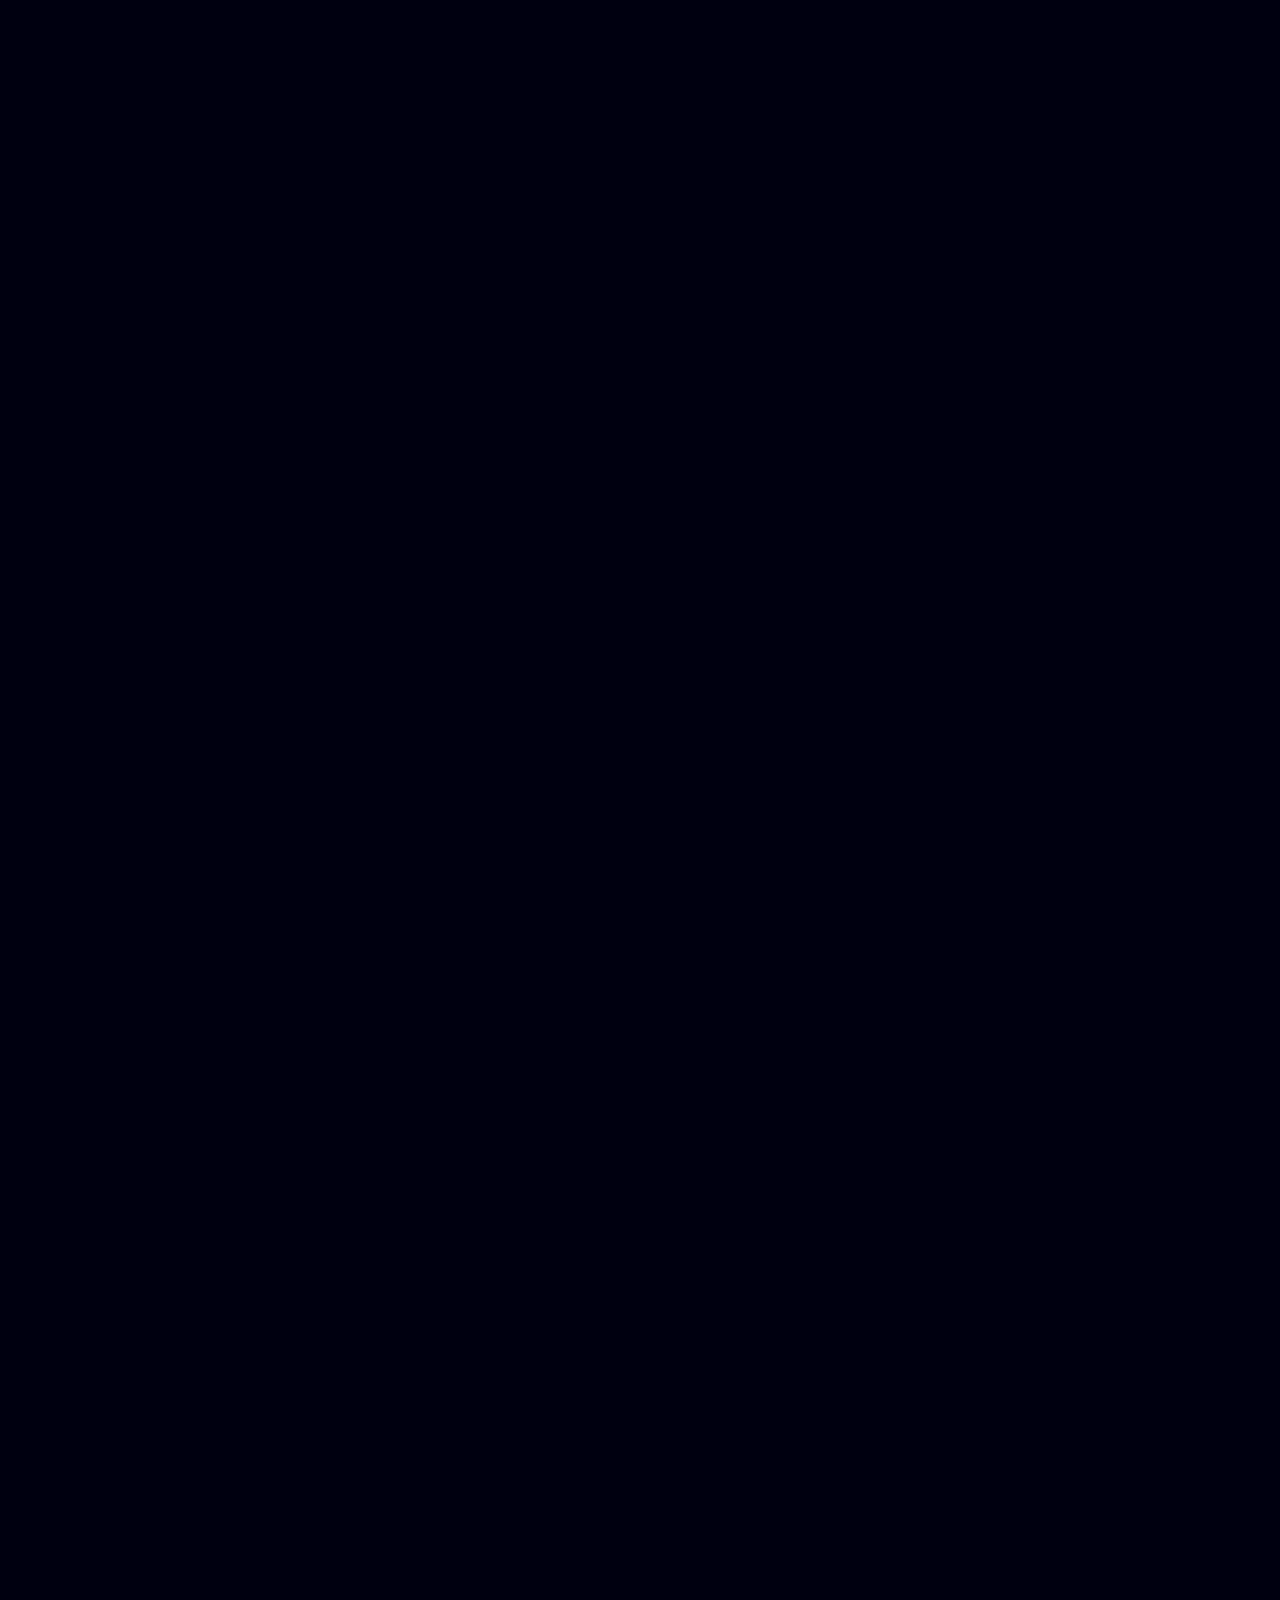
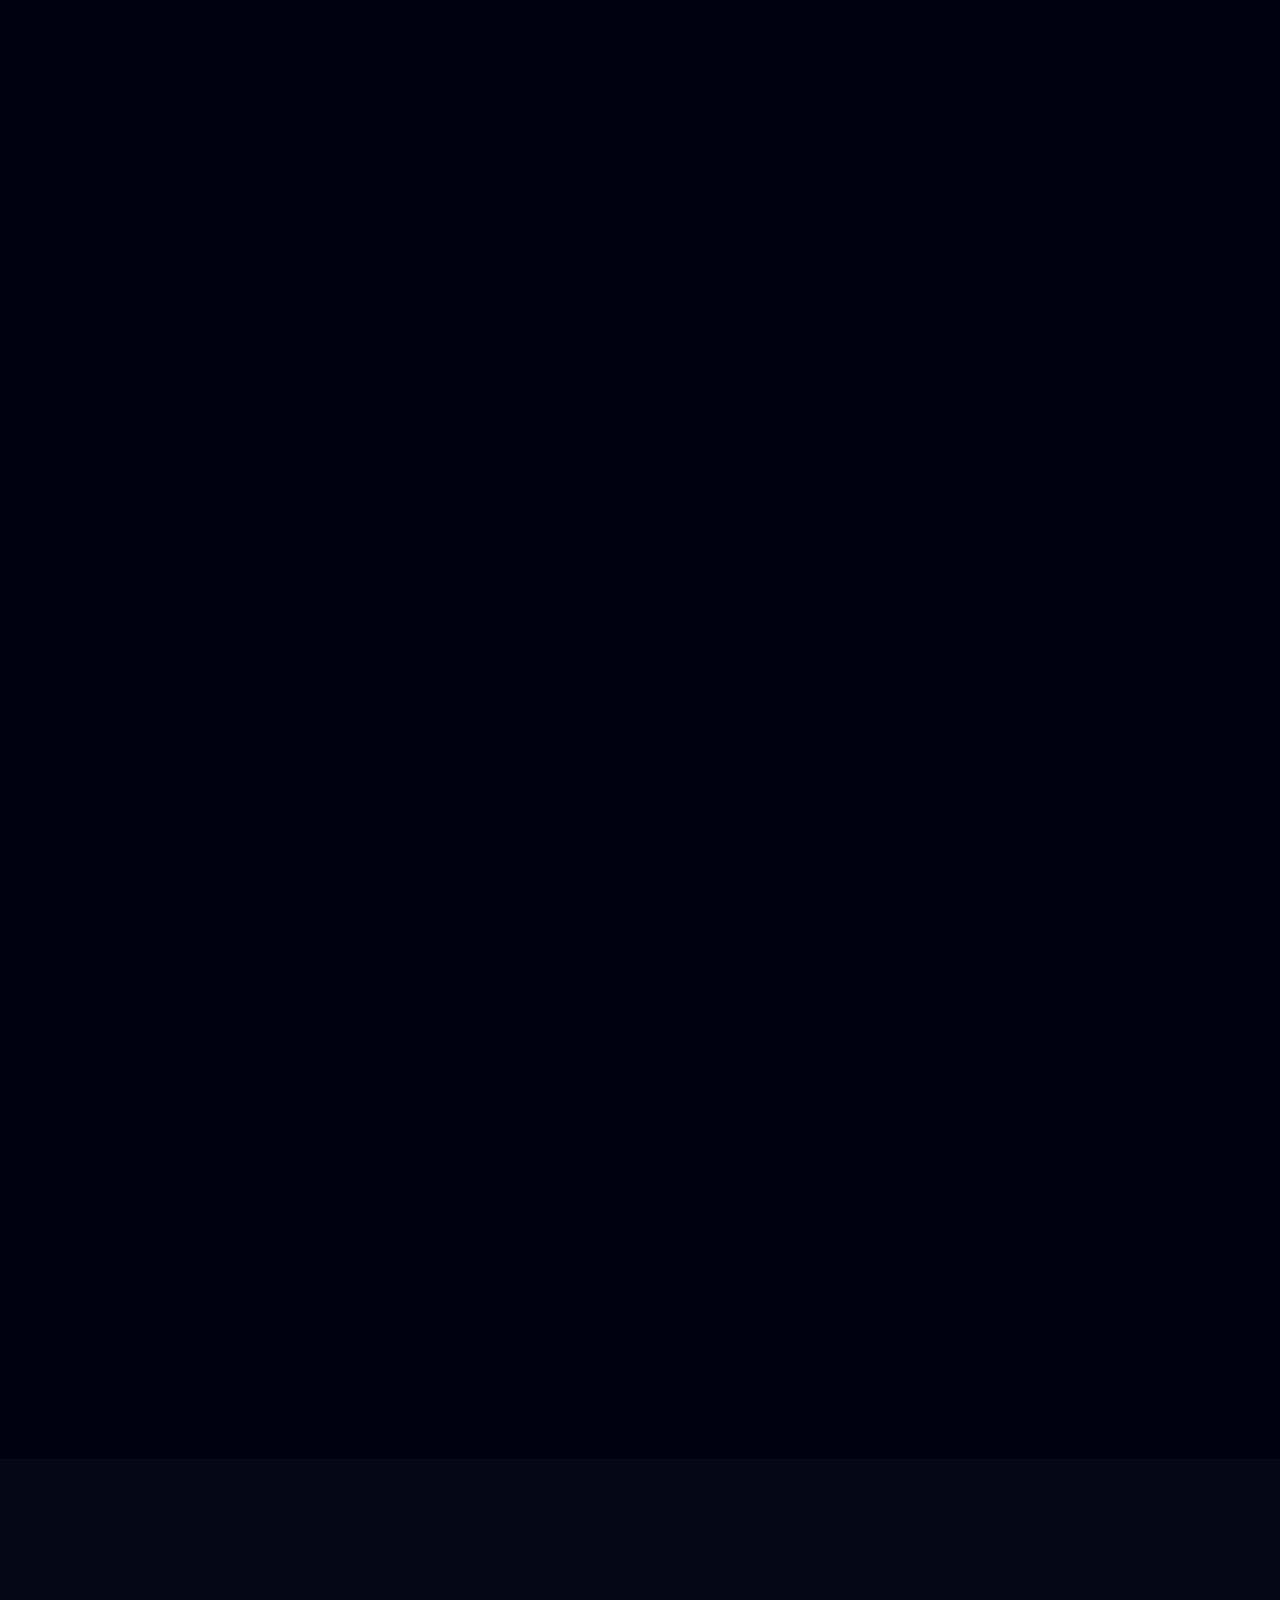
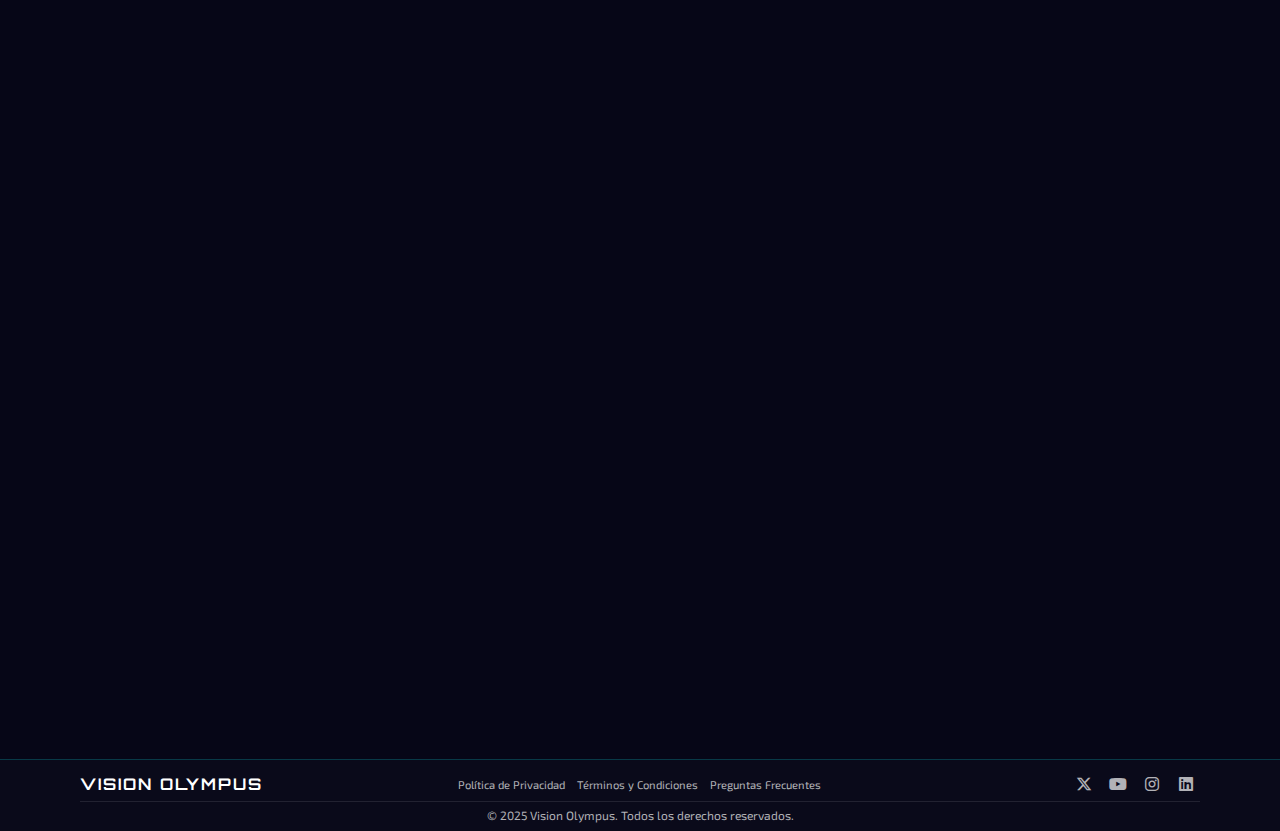
<file: filosofia.html>
<!-- filosofia.html - Versión Definitiva Psicológicamente Optimizada -->
<!DOCTYPE html>
<html lang="es">
<head>
    <meta charset="UTF-8">
    <meta name="viewport" content="width=device-width, initial-scale=1.0">
    <title>FILOSOFÍA - VISION OLYMPUS</title>
    <link href="https://fonts.googleapis.com/css2?family=Orbitron:wght@400;500;700;900&family=Exo+2:wght@300;400;500;600;700&display=swap" rel="stylesheet">
    <link rel="stylesheet" href="https://cdnjs.cloudflare.com/ajax/libs/font-awesome/6.5.0/css/all.min.css">
    <link rel="stylesheet" href="filosofia.css">
</head>
<body>
    <!-- Fondo galáctico -->
    <div class="galaxy-background"></div>
    <div class="starfield"></div>
    <div class="nebula-overlay"></div>
    <div class="particles"></div>
    
    <!-- Barra de progreso -->
    <div class="reading-progress"></div>
    
    <!-- Cabecera (idéntica a tecnologia) -->
    <header class="cyber-header">
        <div class="logo-container">
            <h1 class="logo-glitch" data-text="VISION OLYMPUS">VISION OLYMPUS</h1>
        </div>
        <nav class="cyber-nav">
            <a href="index.html" class="nav-link">INICIO</a>
            <a href="tecnologia.html" class="nav-link">TECNOLOGÍA</a>
            <a href="filosofia.html" class="nav-link active">FILOSOFÍA</a>
            <a href="comunidad.html" class="nav-link">COMUNIDAD</a>
            <a href="unete.html" class="nav-link">ÚNETE</a>
        </nav>
    </header>

    <!-- Hero Section con anillo orbital -->
    <section class="philosophy-hero">
        <div class="hero-orbit">
            <div class="orbit-ring ring-1"></div>
            <div class="orbit-ring ring-2"></div>
            <div class="orbit-ring ring-3"></div>
            <div class="core-globe"></div>
        </div>
        <div class="section-container">
            <div class="hero-content">
                <div class="hero-text">
                    <h1 class="hero-title">EL DESPERTAR <span class="hero-accent">COMIENZA</span></h1>
                    <p class="hero-subtitle">Un viaje hacia el futuro que mereces</p>
                    <div class="hero-guide">
                        <div class="pulsar-beacon"></div>
                        <span>Desplázate para iniciar la travesía</span>
                    </div>
                </div>
            </div>
        </div>
    </section>

    <!-- Journey Sections - Texto reescrito con máxima persuasión -->
    <main class="philosophy-journey">
        <!-- Constelación 1: La Realidad Actual (Dolor y enojo) -->
        <section class="journey-section" id="realidad">
            <div class="section-container">
                <div class="section-content">
                    <div class="section-header">
                        <div class="section-marker">I</div>
                        <h2 class="section-title">EL MUNDO QUE <span class="highlight-them">ELLOS</span> HAN CREADO</h2>
                    </div>
                    <div class="section-texts">
                        <p class="journey-text">Mira a tu alrededor con honestidad brutal. <span class="highlight-them">Ellos</span> (Google, Meta, Amazon, Apple, las grandes corporaciones) nos prometieron un futuro de conexión y libertad. ¿Qué obtuvimos en realidad?</p>
                        <p class="journey-text">Adicción digital programada. Algoritmos que nos dividen y enfurecen para mantenernos pegados a la pantalla. Datos personales exprimidos como petróleo. Una brecha económica que crece cada día mientras <span class="highlight-them">ellos</span> acumulan fortunas obscenas.</p>
                        <p class="journey-text">Nos vendieron "gratis" aplicaciones que en realidad pagamos con lo más valioso: nuestra atención, nuestra privacidad, nuestra capacidad de pensar libremente. Construyeron jaulas de oro y las llamaron progreso.</p>
                        <p class="journey-text">Y lo peor: nos hicieron creer que no hay alternativa. Que este sistema de explotación digital es el único posible. Que debemos aceptar migajas mientras <span class="highlight-them">ellos</span> se llevan el festín.</p>
                        <p class="journey-text"><span class="highlight-question">¿Hasta cuándo vamos a seguir siendo el producto?</span></p>
                    </div>
                </div>
            </div>
        </section>

        <!-- Constelación 2: Los Números que Duelen (Impacto emocional) -->
        <section class="journey-section" id="numeros">
            <div class="section-container">
                <div class="section-content">
                    <div class="section-header">
                        <div class="section-marker">II</div>
                        <h2 class="section-title">LOS NÚMEROS QUE <span class="highlight-them">ELLOS</span> IGNORAN</h2>
                    </div>
                    <div class="section-texts">
                        <p class="journey-text">Mientras <span class="highlight-them">los dueños de la tecnología</span> construyen búnkeres y viajes al espacio, <span class="highlight-stat">800 millones</span> de seres humanos se acuestan con hambre cada noche.</p>
                        <p class="journey-text"><span class="highlight-stat">3.000 millones</span> sobreviven con menos de 5 dólares al día. La misma gente que usa sus teléfonos para distraerse, para olvidar, para soportar.</p>
                        <p class="journey-text">El <span class="highlight-stat">1%</span> más rico acumula más que el <span class="highlight-stat">99%</span> restante. Y esa élite tecnológica son <span class="highlight-them">ellos</span>: los CEOs, los inversores, los que diseñaron el sistema para servirse a sí mismos.</p>
                        <p class="journey-text">Pero hay un número más importante: <span class="highlight-stat">cero</span>. Cero es la cantidad de veces que <span class="highlight-them">estas corporaciones</span> han puesto genuinamente a la humanidad por encima de sus ganancias. Cero.</p>
                        <p class="journey-text"><span class="highlight-question">¿Vas a seguir alimentando a quienes te desprecian?</span></p>
                    </div>
                </div>
            </div>
        </section>

        <!-- Constelación 3: El Nacimiento de Olympus (La esperanza) -->
        <section class="journey-section" id="nacimiento">
            <div class="section-container">
                <div class="section-content">
                    <div class="section-header">
                        <div class="section-marker">III</div>
                        <h2 class="section-title">EL NACIMIENTO DE <span class="highlight-olympus">OLYMPUS</span></h2>
                    </div>
                    <div class="section-texts">
                        <p class="journey-text">Un grupo de personas, hartas de ser números en una base de datos, decidió hacer lo que <span class="highlight-them">ellos</span> consideran imposible: crear una alternativa real.</p>
                        <p class="journey-text">No nacemos de una corporación, ni de un fondo de inversión, ni de una élite. Nacemos de la rabia transformada en construcción, de la esperanza hecha código, del deseo de un mundo donde la tecnología sirva a todos, no solo a unos pocos.</p>
                        <p class="journey-text"><span class="highlight-olympus">Vision Olympus</span> no es una empresa. Es un movimiento de personas que rechazan ser productos. Es una declaración de independencia digital. Es la prueba de que podemos hacerlo mejor.</p>
                        <p class="journey-text">No pedimos permiso. No esperamos a que <span class="highlight-them">ellos</span> cambien. <span class="highlight-us">Construimos nosotros el mundo que merecemos.</span></p>
                    </div>
                </div>
            </div>
        </section>

        <!-- Constelación 4: Los Fundamentos Éticos (El contraste) -->
        <section class="journey-section" id="etica">
            <div class="section-container">
                <div class="section-content">
                    <div class="section-header">
                        <div class="section-marker">IV</div>
                        <h2 class="section-title">LO QUE <span class="highlight-them">ELLOS</span> NUNCA ENTENDERÁN</h2>
                    </div>
                    <div class="section-texts">
                        <p class="journey-text">Mientras <span class="highlight-them">las grandes tecnológicas</span> diseñan algoritmos para mantenerte enganchado, <span class="highlight-us">nosotros</span> diseñamos para liberarte. Mientras <span class="highlight-them">ellos</span> venden tus datos, <span class="highlight-us">nosotros</span> los protegemos como si fueran nuestros. Mientras <span class="highlight-them">ellos</span> crean dependencia, <span class="highlight-us">nosotros</span> creamos autonomía.</p>
                        <p class="journey-text">Nuestra ética es simple: la tecnología debe estar al servicio de las personas, no al revés. Cada línea de código, cada aplicación, cada decisión está impregnada de esta verdad.</p>
                        <p class="journey-text">No aceptamos inversiones que condicionen nuestra misión. No tenemos accionistas exigiendo crecimiento a cualquier precio. Nuestro único accionista es la humanidad.</p>
                        <p class="journey-text"><span class="highlight-vision">No competimos en su juego. Estamos creando uno nuevo, donde las reglas las escribimos entre todos.</span></p>
                    </div>
                </div>
            </div>
        </section>

        <!-- Constelación 5: La Revolución del Acceso (El sueño) -->
        <section class="journey-section" id="acceso">
            <div class="section-container">
                <div class="section-content">
                    <div class="section-header">
                        <div class="section-marker">V</div>
                        <h2 class="section-title">LA REVOLUCIÓN DEL ACCESO</h2>
                    </div>
                    <div class="section-texts">
                        <p class="journey-text">Imagina un mundo donde el precio no sea una barrera. Donde la tecnología de vanguardia esté al alcance de todos, sin suscripciones abusivas, sin letra pequeña, sin trampas.</p>
                        <p class="journey-text">Ese mundo no es una utopía. Es <span class="highlight-olympus">Olympus</span>. Nuestras aplicaciones cuestan 1 dólar al mes. Y si formas parte de nuestra red social, obtienes todas por ese mismo precio. Queremos que el dinero nunca sea un impedimento para acceder a lo mejor.</p>
                        <p class="journey-text">Y algo que nos diferencia: <span class="highlight-us">además de nuestros empleados asalariados</span>, cualquier persona que contribuya con su tiempo y talento, aunque sea sin remuneración, recibe acceso gratuito y anticipado a todo lo que desarrollamos, además de regalos exclusivos. Porque creemos que quien aporta merece ser tratado como un constructor, no como un simple usuario.</p>
                    </div>
                </div>
            </div>
        </section>

        <!-- Constelación 6: El Cambio Silencioso (El método) - AMPLIADA -->
        <section class="journey-section" id="cambio">
            <div class="section-container">
                <div class="section-content">
                    <div class="section-header">
                        <div class="section-marker">VI</div>
                        <h2 class="section-title">EL CAMBIO SILENCIOSO</h2>
                    </div>
                    <div class="section-texts">
                        <p class="journey-text"><span class="highlight-them">Ellos</span> esperan que nos enfrentemos en su terreno, con sus reglas, desgastándonos en protestas estériles. Pero nuestra estrategia es más poderosa: la creación silenciosa de alternativas superiores.</p>
                        <p class="journey-text">Mientras <span class="highlight-them">ellos</span> se pelean por el poder, <span class="highlight-us">nosotros construimos un mundo paralelo</span> que hará que el suyo sea irrelevante. Cada línea de código, cada aplicación, cada persona que se une es un ladrillo en esta nueva civilización.</p>
                        <p class="journey-text">No pedimos que destruyas nada. Solo que <span class="highlight-us">construyas con nosotros algo mejor.</span> Este cambio no necesita titulares ni violencia; necesita constancia, visión y comunidad.</p>
                        <p class="journey-text"><span class="highlight-vision">La mejor respuesta a un sistema que no te respeta es construir uno que sí lo haga, y dejar que el viejo se desmorone por su propio peso.</span></p>
                    </div>
                </div>
            </div>
        </section>

        <!-- Constelación 7: El Amanecer Tecnológico (La visión) - AMPLIADA -->
        <section class="journey-section" id="amanecer">
            <div class="section-container">
                <div class="section-content">
                    <div class="section-header">
                        <div class="section-marker">VII</div>
                        <h2 class="section-title">EL AMANECER TECNOLÓGICO</h2>
                    </div>
                    <div class="section-texts">
                        <p class="journey-text">En el horizonte cercano, vislumbramos un futuro donde la educación personalizada sea un derecho, no un privilegio. Donde la salud preventiva llegue a cada rincón del planeta. Donde la energía limpia sea tan abundante que nadie pase frío u oscuridad.</p>
                        <p class="journey-text">Ese futuro no será regalado por <span class="highlight-them">las corporaciones</span>. Será construido por personas como tú, que hoy deciden dejar de ser espectadores y convertirse en arquitectos.</p>
                        <p class="journey-text">No será fácil, pero nada que valga la pena lo es. Habrá obstáculos, dudas, momentos de cansancio. Pero la certeza de estar del lado correcto de la historia nos impulsará.</p>
                        <p class="journey-text"><span class="highlight-urgent">El amanecer no espera. O te sumas a construirlo, o te despiertas cuando ya haya pasado.</span> La pregunta no es si este mundo es posible, sino si tú tendrás el coraje de ayudar a crearlo.</p>
                    </div>
                </div>
            </div>
        </section>
    </main>

    <!-- NUEVA SECCIÓN: El Compromiso con Nuestros Constructores -->
    <section class="commitment-section">
        <div class="section-container">
            <div class="commitment-content">
                <h2 class="commitment-title">EL COMPROMISO DE <span class="highlight-olympus">OLYMPUS</span></h2>
                <p class="portal-text" style="margin-bottom: 20px;">Para quienes decidan unirse a la construcción desde el primer día, ofrecemos:</p>
                <div class="commitment-list">
                    <div class="commitment-item">
                        <div class="commitment-icon"><i class="fas fa-rocket"></i></div>
                        <h3>Acceso anticipado</h3>
                        <p>Sé el primero en probar cada aplicación antes que nadie.</p>
                    </div>
                    <div class="commitment-item">
                        <div class="commitment-icon"><i class="fas fa-gem"></i></div>
                        <h3>Regalos exclusivos</h3>
                        <p>Merchandising, ediciones limitadas y reconocimiento especial.</p>
                    </div>
                    <div class="commitment-item">
                        <div class="commitment-icon"><i class="fas fa-infinity"></i></div>
                        <h3>Todo gratis</h3>
                        <p>Acceso gratuito perpetuo a todas las aplicaciones de Olympus.</p>
                    </div>
                    <div class="commitment-item">
                        <div class="commitment-icon"><i class="fas fa-crown"></i></div>
                        <h3>Rango fundador</h3>
                        <p>Tu nombre quedará grabado en la historia de Olympus.</p>
                    </div>
                </div>
                <p class="commitment-extra"><i class="fas fa-star"></i> Y lo más importante: <span class="highlight-us">ser parte de algo más grande que uno mismo.</span> <i class="fas fa-star"></i></p>
                <p class="commitment-note">
                    <i class="fas fa-users" style="margin-right: 8px;"></i> Y recuerda: incluso si solo usas nuestras aplicaciones, ya estás contribuyendo. Cada usuario activo que promueve Olympus con su ejemplo es un paso más hacia el mundo que queremos. Tu simple uso ya es un acto de resistencia.
                </p>
            </div>
        </div>
    </section>

    <!-- Decision Portal (refuerzo final) -->
    <section class="decision-portal">
        <div class="section-container">
            <div class="portal-content">
                <h2 class="portal-title">EL MOMENTO DE ELEGIR</h2>
                <div class="portal-messages">
                    <p class="portal-text">Has visto el mundo con ojos despiertos. Has sentido la rabia, la esperanza, la certeza de que hay un camino diferente.</p>
                    <p class="portal-text">Ahora solo queda una pregunta, la más importante de tu vida:</p>
                    <p class="portal-question">¿Vas a seguir siendo un producto de <span class="highlight-them">ellos</span> o vas a convertirte en un constructor de <span class="highlight-olympus">Olympus</span>?</p>
                </div>
                
                <div class="portal-actions">
                    <a href="unete.html" class="portal-button primary">
                        <span>QUIERO CONSTRUIR EL FUTURO</span>
                        <div class="button-glow"></div>
                    </a>
                    <a href="comunidad.html" class="portal-button secondary">
                        <span>EXPLORAR LA COMUNIDAD</span>
                    </a>
                </div>

                <div class="philosophy-quote">
                    <p>"La tecnología más avanzada no es la que más datos recoge, sino la que más libertad otorga."</p>
                    <span>- Visión Olympus</span>
                </div>
            </div>
        </div>
    </section>

    <!-- Footer (idéntico a tecnologia) -->
    <footer class="tech-footer">
        <div class="footer-container">
            <div class="footer-content">
                <div class="footer-logo">
                    <h3 class="logo-glitch" data-text="VISION OLYMPUS">VISION OLYMPUS</h3>
                </div>
                <div class="footer-links">
                    <a href="politica-privacidad.html" class="footer-link">Política de Privacidad</a>
                    <a href="terminos-condiciones.html" class="footer-link">Términos y Condiciones</a>
                    <a href="preguntas-frecuentes.html" class="footer-link">Preguntas Frecuentes</a>
                </div>
                <div class="footer-social">
                    <a href="#" class="social-link"><i class="fab fa-x-twitter"></i></a>
                    <a href="#" class="social-link"><i class="fab fa-youtube"></i></a>
                    <a href="#" class="social-link"><i class="fab fa-instagram"></i></a>
                    <a href="#" class="social-link"><i class="fab fa-linkedin"></i></a>
                </div>
            </div>
            <div class="footer-copyright">
                <p>&copy; 2025 Vision Olympus. Todos los derechos reservados.</p>
            </div>
        </div>
    </footer>

    <script src="filosofia.js"></script>
</body>
</html>
</file>
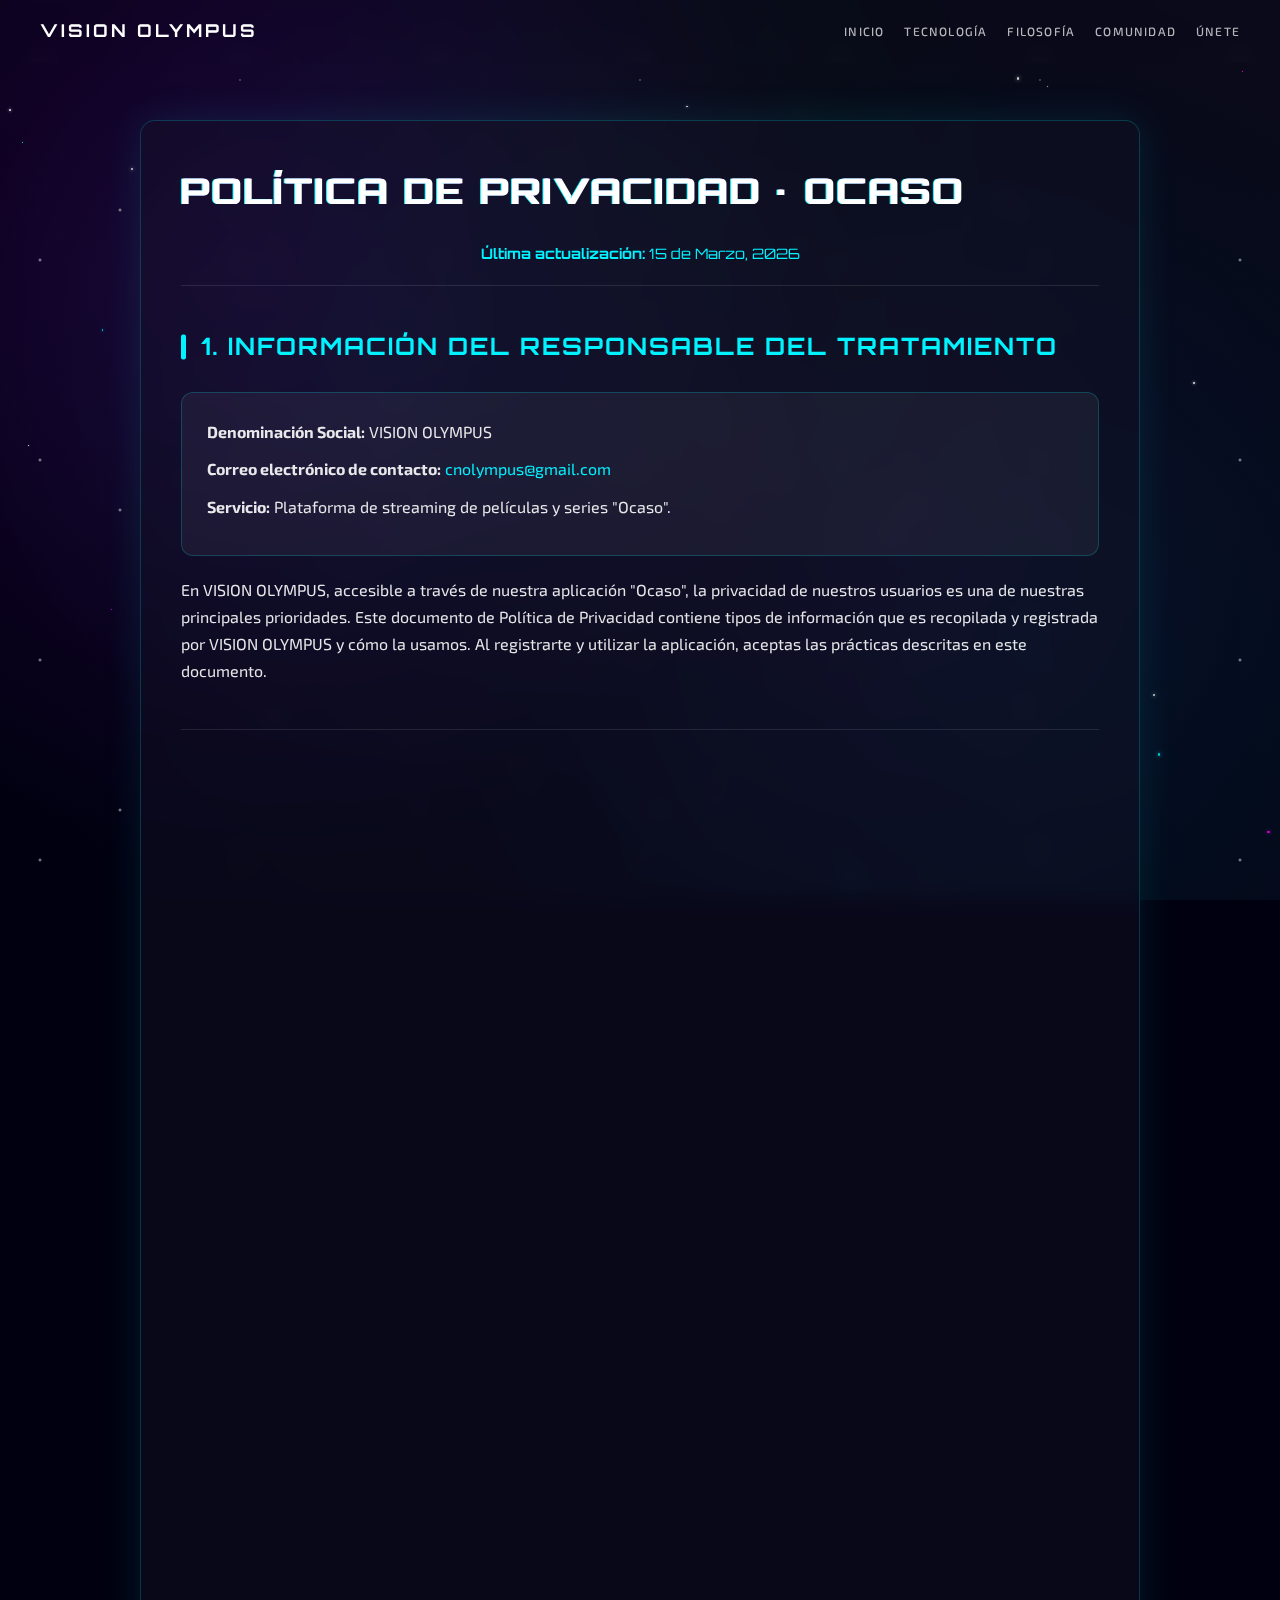
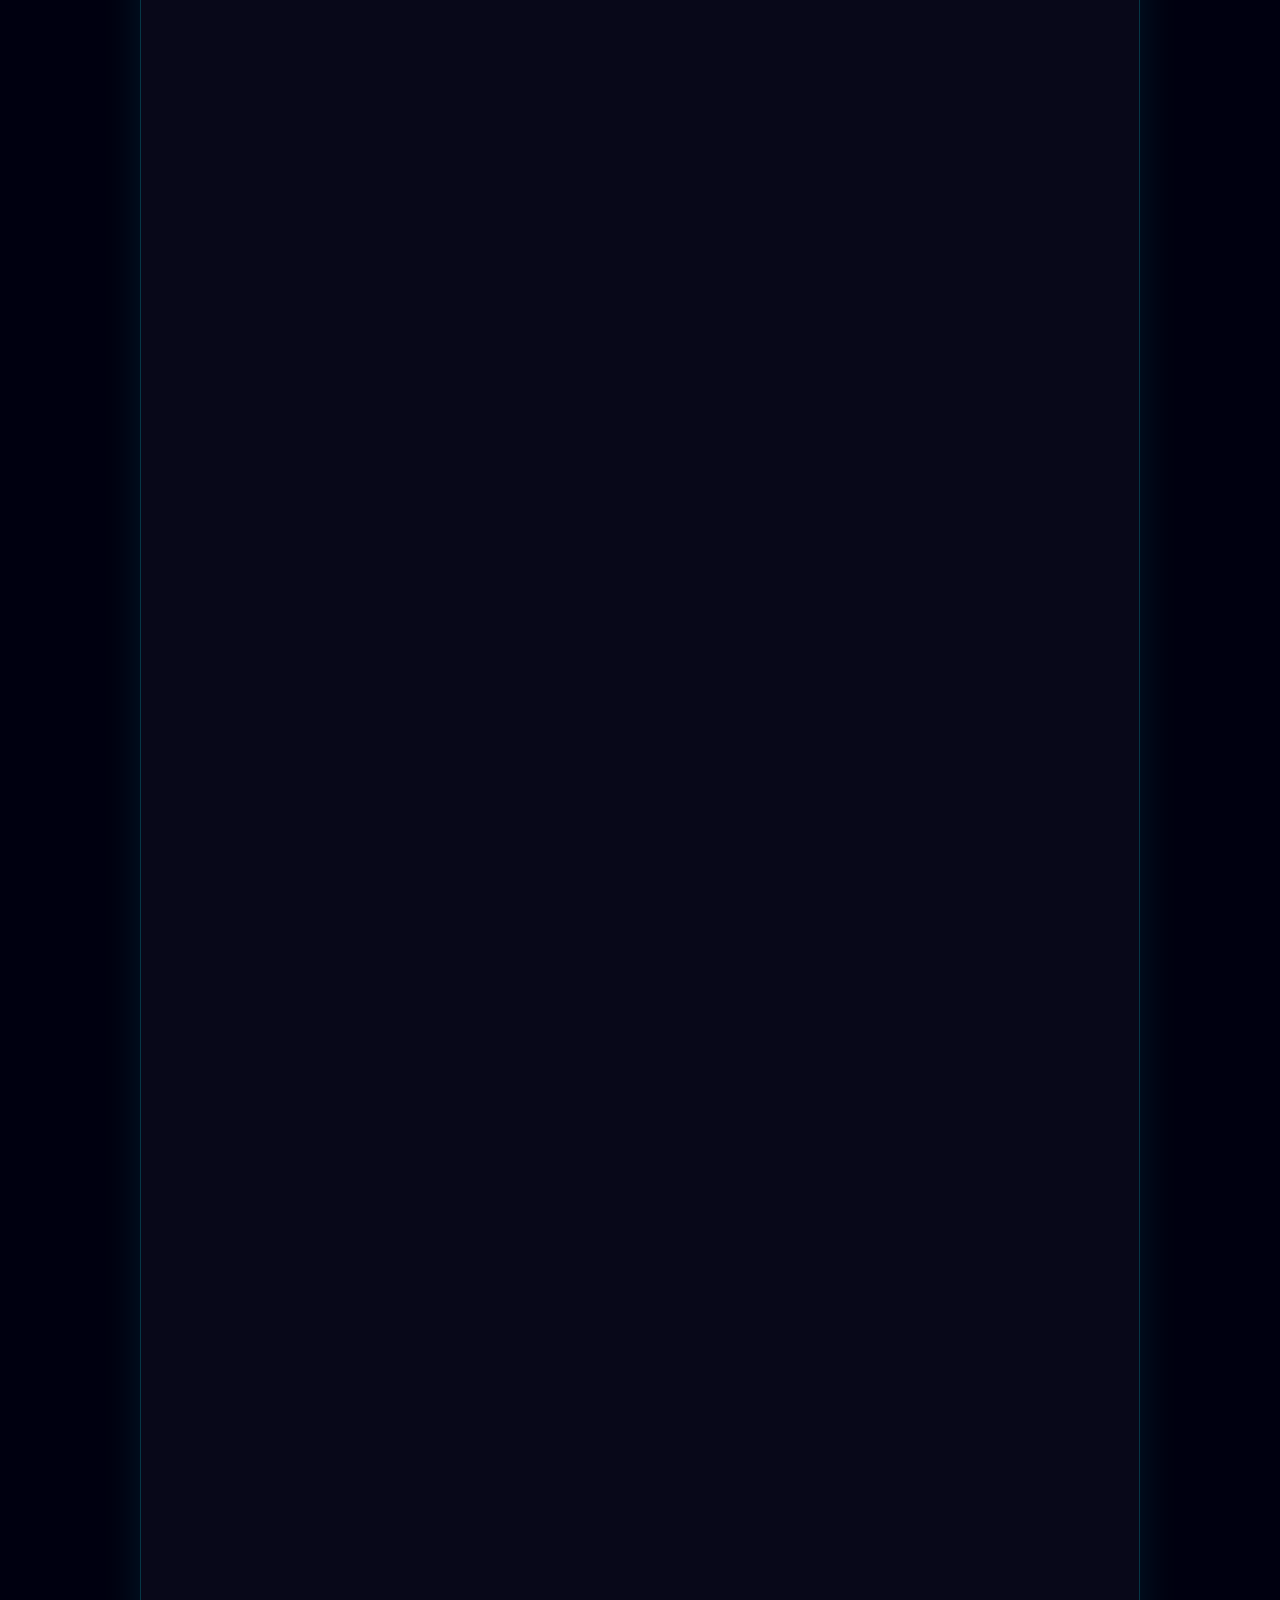
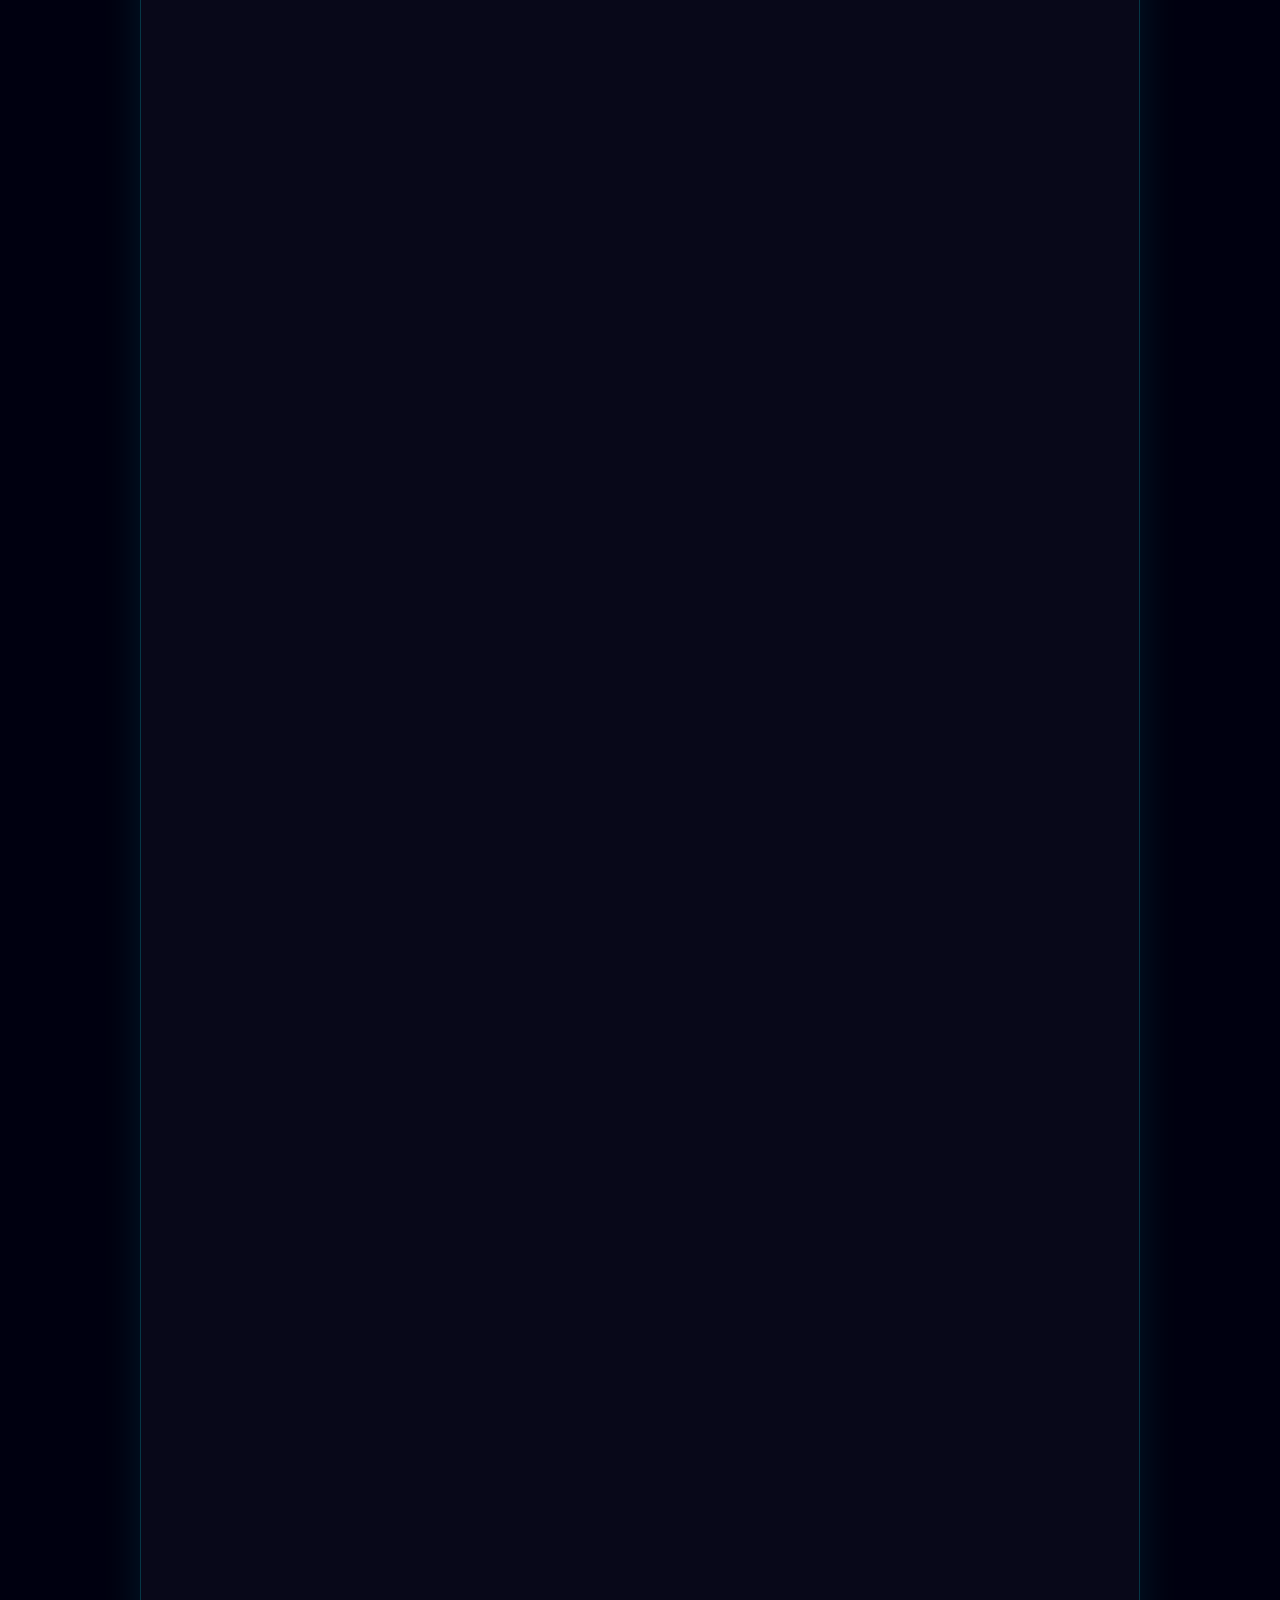
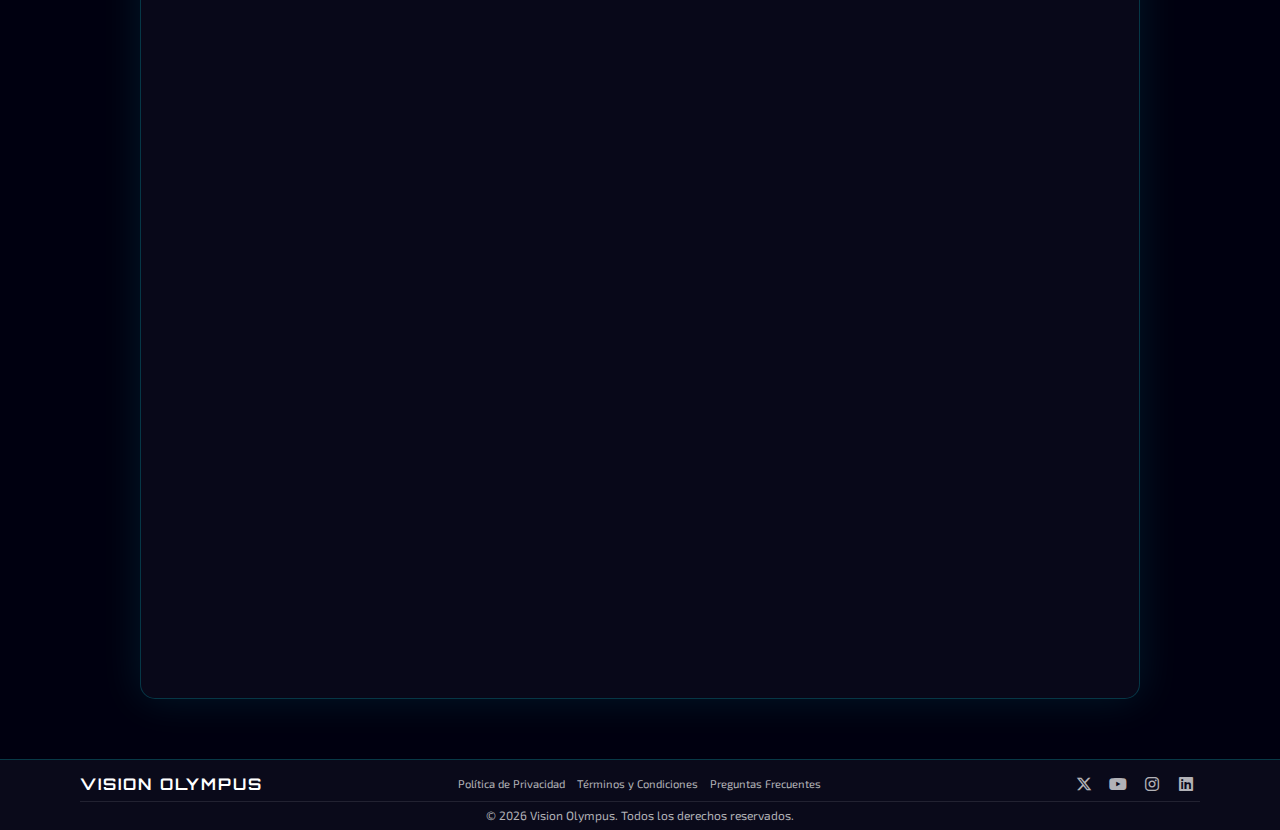
<file: politica-de-privacidad-ocaso.html>
<!DOCTYPE html>
<html lang="es">
<head>
    <meta charset="UTF-8">
    <meta name="viewport" content="width=device-width, initial-scale=1.0">
    <title>Política de Privacidad - Ocaso · VISION OLYMPUS</title>
    <link href="https://fonts.googleapis.com/css2?family=Orbitron:wght@400;500;700;900&family=Exo+2:wght@300;400;500;600;700&display=swap" rel="stylesheet">
    <link rel="stylesheet" href="https://cdnjs.cloudflare.com/ajax/libs/font-awesome/6.5.0/css/all.min.css">
    <link rel="stylesheet" href="politica-de-privacidad-ocaso.css">
</head>
<body>
    <!-- Fondo galáctico -->
    <div class="galaxy-background"></div>
    <div class="starfield"></div>
    <div class="nebula-overlay"></div>
    <div class="particles"></div>
    
    <!-- Barra de progreso -->
    <div class="reading-progress"></div>
    
    <!-- Cabecera - IDÉNTICA A INDEX -->
    <header class="cyber-header">
        <div class="logo-container">
            <h1 class="logo-glitch" data-text="VISION OLYMPUS">VISION OLYMPUS</h1>
        </div>
        <nav class="cyber-nav">
            <a href="index.html" class="nav-link">INICIO</a>
            <a href="tecnologia.html" class="nav-link">TECNOLOGÍA</a>
            <a href="filosofia.html" class="nav-link">FILOSOFÍA</a>
            <a href="comunidad.html" class="nav-link">COMUNIDAD</a>
            <a href="unete.html" class="nav-link">ÚNETE</a>
        </nav>
    </header>

    <!-- Contenido de Política de Privacidad - Ocaso -->
    <main class="privacy-main">
        <div class="privacy-content">
            <h1 class="privacy-title glitch-text" data-text="POLÍTICA DE PRIVACIDAD · OCASO">POLÍTICA DE PRIVACIDAD · OCASO</h1>
            
            <div class="last-updated">
                <p><strong>Última actualización:</strong> 15 de Marzo, 2026</p>
            </div>

            <div class="privacy-section">
                <h2>1. INFORMACIÓN DEL RESPONSABLE DEL TRATAMIENTO</h2>
                <div class="contact-info">
                    <p><strong>Denominación Social:</strong> VISION OLYMPUS</p>
                    <p><strong>Correo electrónico de contacto:</strong> <a href="mailto:cnolympus@gmail.com">cnolympus@gmail.com</a></p>
                    <p><strong>Servicio:</strong> Plataforma de streaming de películas y series "Ocaso".</p>
                </div>
                <p>En VISION OLYMPUS, accesible a través de nuestra aplicación "Ocaso", la privacidad de nuestros usuarios es una de nuestras principales prioridades. Este documento de Política de Privacidad contiene tipos de información que es recopilada y registrada por VISION OLYMPUS y cómo la usamos. Al registrarte y utilizar la aplicación, aceptas las prácticas descritas en este documento.</p>
            </div>

            <div class="privacy-section">
                <h2>2. DATOS QUE RECOPILAMOS Y FINALIDAD DEL TRATAMIENTO</h2>
                <p>Para poder ofrecer nuestro servicio de streaming de manera eficiente y personalizada, recopilamos los siguientes datos, siempre con una base legal que lo justifica:</p>
                
                <h3>2.1. Información de la Cuenta (Base Legal: Ejecución de un Contrato)</h3>
                <ul>
                    <li><strong>Datos de registro:</strong> Dirección de correo electrónico y contraseña (cifrada). Son necesarios para crear y proteger tu cuenta.</li>
                    <li><strong>Perfil de usuario:</strong> Nombre de usuario y, de forma opcional, una foto de perfil o avatar. Se utilizan para personalizar tu experiencia y la interacción con la comunidad.</li>
                </ul>

                <h3>2.2. Información de Uso y Preferencias (Base Legal: Interés Legítimo)</h3>
                <ul>
                    <li><strong>Historial de reproducción:</strong> Películas y series que ves, fecha y hora de visualización, y progreso. Esto nos permite ofrecerte la funcionalidad de "Continuar viendo" y mejorar nuestras recomendaciones.</li>
                    <li><strong>Interacciones:</strong> Listas de favoritos, valoraciones, reseñas y contenido que agregas a "Mi lista".</li>
                    <li><strong>Preferencias de contenido:</strong> Géneros que prefieres para adaptar la interfaz y las sugerencias.</li>
                </ul>

                <h3>2.3. Datos Técnicos y de Diagnóstico (Base Legal: Interés Legítimo)</h3>
                <ul>
                    <li><strong>Datos del dispositivo:</strong> Modelo, sistema operativo (Android, iOS), versión de la app y configuración regional.</li>
                    <li><strong>Datos de conexión:</strong> Dirección IP (anónima), tipo de red (WiFi/4G/5G) e identificadores de publicidad (IDFA/AAID) para análisis y medición.</li>
                    <li><strong>Logs de errores:</strong> Informes de fallos y rendimiento para identificar y corregir errores, mejorando la estabilidad de la app.</li>
                </ul>

                <h3>2.4. Datos de Facturación (Base Legal: Ejecución de un Contrato)</h3>
                <ul>
                    <li>Cuando se activen los planes de suscripción, procesaremos la información necesaria para la compra a través de <strong>Google Play Billing</strong>. Importante: VISION OLYMPUS <strong>no almacena ni tiene acceso</strong> a los datos completos de tu tarjeta de crédito. Esta información es gestionada directamente y de forma segura por Google.</li>
                </ul>
            </div>

            <div class="privacy-section">
                <h2>3. BASE LEGAL PARA EL TRATAMIENTO DE SUS DATOS</h2>
                <p>El tratamiento de tus datos se fundamenta en las siguientes bases legales, según el Reglamento General de Protección de Datos (GDPR) y leyes locales aplicables:</p>
                <ul>
                    <li><strong>Ejecución de un contrato:</strong> La gestión de tu cuenta y la prestación del servicio de streaming son necesarias para cumplir con los Términos y Condiciones que aceptas al registrarte.</li>
                    <li><strong>Interés legítimo:</strong> Mejorar la app, personalizar el contenido (recomendaciones) y garantizar la seguridad de la plataforma son intereses legítimos que no vulneran tus derechos y libertades.</li>
                    <li><strong>Cumplimiento de obligaciones legales:</strong> Podemos tratar tus datos para cumplir con leyes aplicables, como retenciones fiscales o requerimientos judiciales.</li>
                    <li><strong>Consentimiento:</strong> Para el envío de comunicaciones comerciales (marketing directo), te solicitaremos el consentimiento explícito por separado.</li>
                </ul>
            </div>

            <div class="privacy-section">
                <h2>4. COMPARTICIÓN Y TRANSFERENCIA DE DATOS</h2>
                <p>No vendemos, comerciamos ni transferimos tus datos personales a terceros sin tu consentimiento, excepto en los siguientes casos, siempre con fines operativos y bajo estrictas medidas de seguridad:</p>
                <ul>
                    <li><strong>Proveedores de servicios esenciales:</strong>
                        <ul>
                            <li><strong>Google Play Services:</strong> Para autenticación, notificaciones push y procesamiento de pagos (Google Play Billing).</li>
                            <li><strong>Firebase (Google):</strong> Para análisis de uso (Firebase Analytics), informes de fallos (Crashlytics) y alojamiento de ciertas funciones en la nube.</li>
                            <li><strong>Proveedores de Hosting y CDN:</strong> Empresas que alojan nuestro catálogo de videos y aseguran una transmisión rápida y sin interrupciones en todo el mundo.</li>
                        </ul>
                    </li>
                    <li><strong>Obligación Legal:</strong> Podremos divulgar tu información cuando la ley lo exija, para responder a procesos legales, proteger nuestros derechos o la seguridad de los usuarios.</li>
                </ul>
                <p>Todos nuestros proveedores están obligados contractualmente a tratar tus datos únicamente para los fines instruidos por VISION OLYMPUS y a cumplir con la normativa de protección de datos.</p>
            </div>

            <div class="privacy-section">
                <h2>5. PROTECCIÓN Y SEGURIDAD DE LOS DATOS</h2>
                <p>La seguridad de tu información es primordial. Implementamos medidas técnicas y organizativas de vanguardia para protegerla:</p>
                <ul>
                    <li><strong>Cifrado en tránsito:</strong> Toda la comunicación entre tu app y nuestros servidores se realiza mediante protocolos HTTPS/TLS, asegurando que nadie pueda interceptar la información.</li>
                    <li><strong>Cifrado en reposo:</strong> Los datos sensibles almacenados en nuestras bases de datos están cifrados.</li>
                    <li><strong>Control de acceso:</strong> El acceso a tus datos está estrictamente limitado al personal autorizado que necesita dicha información para operar, mantener o mejorar la app.</li>
                    <li><strong>Autenticación segura:</strong> Utilizamos métodos seguros de autenticación y almacenamos las contraseñas utilizando funciones hash robustas (como bcrypt).</li>
                    <li><strong>Auditorías y monitorización:</strong> Realizamos un seguimiento continuo de nuestros sistemas para detectar y prevenir accesos no autorizados.</li>
                </ul>
            </div>

            <div class="privacy-section">
                <h2>6. TUS DERECHOS (ARCO + PORTABILIDAD)</h2>
                <p>De acuerdo con la normativa de protección de datos, tienes derecho a:</p>
                <ul>
                    <li><strong>Acceso:</strong> Confirmar si estamos tratando tus datos y, en caso afirmativo, acceder a ellos y a la información sobre el tratamiento.</li>
                    <li><strong>Rectificación:</strong> Solicitar la corrección de datos inexactos o incompletos.</li>
                    <li><strong>Supresión (Derecho al Olvido):</strong> Solicitar la eliminación de tus datos personales cuando, entre otros motivos, ya no sean necesarios para los fines que fueron recogidos.</li>
                    <li><strong>Oposición:</strong> Oponerte al tratamiento de tus datos basado en el interés legítimo, por motivos relacionados con tu situación particular.</li>
                    <li><strong>Limitación del tratamiento:</strong> Solicitar la suspensión del tratamiento de tus datos en determinadas circunstancias.</li>
                    <li><strong>Portabilidad:</strong> Recibir los datos que nos hayas proporcionado en un formato estructurado, de uso común y lectura mecánica, y transmitirlos a otro responsable.</li>
                </ul>
                <p>Para ejercer estos derechos, envía una solicitud escrita a <a href="mailto:cnolympus@gmail.com">cnolympus@gmail.com</a>. Te responderemos en el plazo máximo de un mes. Es posible que te solicitemos una copia de tu documento de identidad para verificar tu identidad antes de procesar la solicitud.</p>
            </div>

            <div class="privacy-section">
                <h2>7. PERIODO DE CONSERVACIÓN DE LOS DATOS</h2>
                <p>Conservaremos tus datos personales mientras tu cuenta esté activa o sea necesario para prestarte el servicio. Posteriormente, los conservaremos bloqueados durante el tiempo que puedan derivarse responsabilidades legales de su tratamiento (por ejemplo, obligaciones fiscales o mercantiles), que suele ser de hasta 5 años. Una vez prescritas dichas responsabilidades, procederemos a su eliminación segura.</p>
            </div>

            <div class="privacy-section">
                <h2>8. DATOS DE PAGO Y GOOGLE PLAY BILLING</h2>
                <p>Para gestionar las suscripciones y compras dentro de la aplicación, utilizamos la plataforma de facturación de Google Play (Google Play Billing).</p>
                <ul>
                    <li>VISION OLYMPUS <strong>no recopila, almacena ni procesa</strong> los datos de tu tarjeta de crédito o débito.</li>
                    <li>Cuando realizas un pago, la transacción se produce directamente entre tu cuenta de Google y Google Play. Puedes consultar la política de privacidad de Google Play para entender cómo manejan tu información financiera: <a href="https://policies.google.com/privacy" target="_blank" rel="noopener noreferrer">https://policies.google.com/privacy</a>.</li>
                    <li>Nosotros únicamente recibimos la confirmación de la transacción, el identificador de la compra y el tipo de suscripción que has adquirido para poder desbloquear el acceso al contenido correspondiente.</li>
                </ul>
            </div>

            <div class="privacy-section">
                <h2>9. PRIVACIDAD DE MENORES</h2>
                <p>Nuestro servicio "Ocaso" no está dirigido a menores de 13 años. No recopilamos de manera consciente información personal de niños y niñas menores de 13 años. Si eres padre, madre o tutor y tienes conocimiento de que tu hijo nos ha proporcionado datos personales, por favor contáctanos inmediatamente. Si descubrimos que hemos recopilado datos de un menor sin verificación del consentimiento parental, tomaremos medidas para eliminar dicha información de nuestros servidores.</p>
            </div>

            <div class="privacy-section">
                <h2>10. CUMPLIMIENTO LEGAL INTERNACIONAL</h2>
                <p>Como plataforma global, cumplimos con las principales regulaciones de privacidad:</p>
                <ul>
                    <li><strong>GDPR (Europa):</strong> Ofrecemos a los usuarios en el Espacio Económico Europeo todos los derechos descritos en la sección 6, y basamos el tratamiento en las bases legales expuestas.</li>
                    <li><strong>CCPA (California, EE. UU.):</strong> Los residentes en California tienen derecho a conocer, eliminar y optar por no compartir su información personal, además de no ser discriminados por ejercer estos derechos.</li>
                    <li><strong>COPPA (EE. UU.):</strong> Cumplimos con la Ley de Protección de la Privacidad Infantil en Línea, no recopilando datos de menores de 13 años sin consentimiento parental verificable.</li>
                </ul>
            </div>

            <div class="privacy-section">
                <h2>11. CAMBIOS EN LA POLÍTICA DE PRIVACIDAD</h2>
                <p>Podemos actualizar nuestra Política de Privacidad periódicamente. Te notificaremos cualquier cambio publicando la nueva Política de Privacidad en esta página y actualizando la fecha de "Última actualización" en la parte superior. Para cambios significativos que afecten a tus derechos, te enviaremos una notificación más destacada a través de la app (por ejemplo, una ventana emergente al iniciar sesión). Te recomendamos revisar esta política periódicamente para estar informado de cómo protegemos tu información.</p>
            </div>
        </div>
    </main>

    <!-- Footer - IDÉNTICO A INDEX -->
    <footer class="tech-footer">
        <div class="footer-container">
            <div class="footer-content">
                <div class="footer-logo">
                    <h3 class="logo-glitch" data-text="VISION OLYMPUS">VISION OLYMPUS</h3>
                </div>
                <div class="footer-links">
                    <a href="politica-privacidad.html" class="footer-link">Política de Privacidad</a>
                    <a href="terminos-condiciones.html" class="footer-link">Términos y Condiciones</a>
                    <a href="preguntas-frecuentes.html" class="footer-link">Preguntas Frecuentes</a>
                </div>
                <div class="footer-social">
                    <a href="#" class="social-link"><i class="fab fa-x-twitter"></i></a>
                    <a href="#" class="social-link"><i class="fab fa-youtube"></i></a>
                    <a href="#" class="social-link"><i class="fab fa-instagram"></i></a>
                    <a href="#" class="social-link"><i class="fab fa-linkedin"></i></a>
                </div>
            </div>
            <div class="footer-copyright">
                <p>&copy; 2026 Vision Olympus. Todos los derechos reservados.</p>
            </div>
        </div>
    </footer>

    <!-- Botón Volver al Inicio -->
    <button class="back-to-top" aria-label="Volver al inicio" title="Volver al inicio">
        <i class="fas fa-chevron-up"></i>
    </button>

    <script src="politica-de-privacidad-ocaso.js"></script>
</body>
</html>
</file>
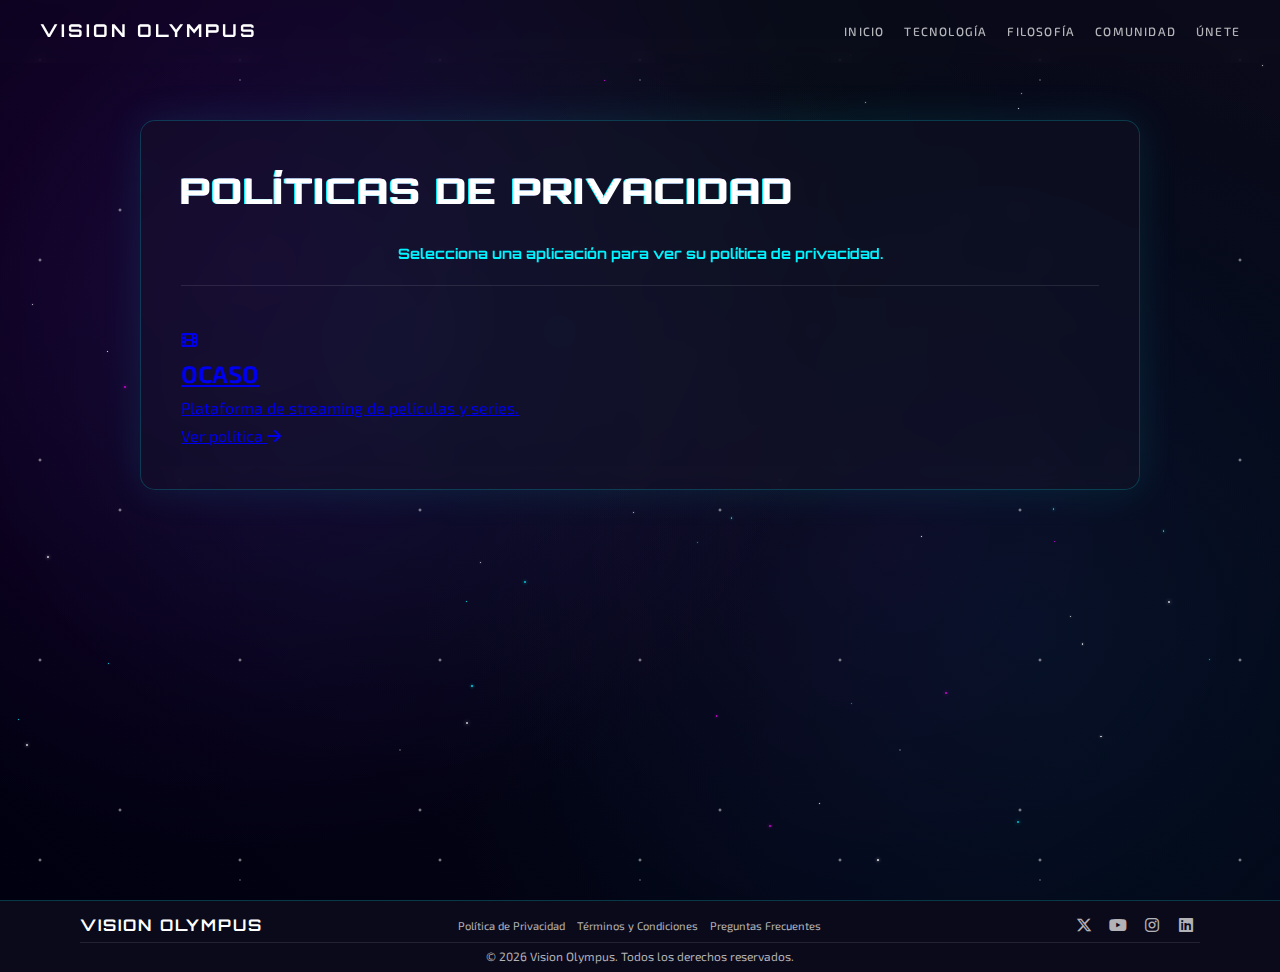
<file: politica-privacidad.html>
<!DOCTYPE html>
<html lang="es">
<head>
    <meta charset="UTF-8">
    <meta name="viewport" content="width=device-width, initial-scale=1.0">
    <title>Políticas de Privacidad - VISION OLYMPUS</title>
    <link href="https://fonts.googleapis.com/css2?family=Orbitron:wght@400;500;700;900&family=Exo+2:wght@300;400;500;600;700&display=swap" rel="stylesheet">
    <link rel="stylesheet" href="https://cdnjs.cloudflare.com/ajax/libs/font-awesome/6.5.0/css/all.min.css">
    <link rel="stylesheet" href="politica-privacidad.css">
</head>
<body>
    <!-- Fondo galáctico -->
    <div class="galaxy-background"></div>
    <div class="starfield"></div>
    <div class="nebula-overlay"></div>
    <div class="particles"></div>
    
    <!-- Barra de progreso -->
    <div class="reading-progress"></div>
    
    <!-- Cabecera - IDÉNTICA A INDEX -->
    <header class="cyber-header">
        <div class="logo-container">
            <h1 class="logo-glitch" data-text="VISION OLYMPUS">VISION OLYMPUS</h1>
        </div>
        <nav class="cyber-nav">
            <a href="index.html" class="nav-link">INICIO</a>
            <a href="tecnologia.html" class="nav-link">TECNOLOGÍA</a>
            <a href="filosofia.html" class="nav-link">FILOSOFÍA</a>
            <a href="comunidad.html" class="nav-link">COMUNIDAD</a>
            <a href="unete.html" class="nav-link">ÚNETE</a>
        </nav>
    </header>

    <!-- Contenido principal: Lista de Apps -->
    <main class="privacy-main">
        <div class="privacy-content">
            <h1 class="privacy-title glitch-text" data-text="POLÍTICAS DE PRIVACIDAD">POLÍTICAS DE PRIVACIDAD</h1>
            
            <div class="last-updated">
                <p><strong>Selecciona una aplicación para ver su política de privacidad.</strong></p>
            </div>

            <!-- Lista de aplicaciones -->
            <div class="app-list">
                <!-- App: Ocaso (única por ahora) -->
                <a href="politica-de-privacidad-ocaso.html" class="app-card">
                    <div class="app-icon">
                        <i class="fas fa-film"></i>
                    </div>
                    <div class="app-info">
                        <h2>OCASO</h2>
                        <p>Plataforma de streaming de películas y series.</p>
                        <span class="app-link">Ver política <i class="fas fa-arrow-right"></i></span>
                    </div>
                </a>
                <!-- Se pueden añadir más aplicaciones aquí en el futuro -->
            </div>
        </div>
    </main>

    <!-- Footer - IDÉNTICO A INDEX -->
    <footer class="tech-footer">
        <div class="footer-container">
            <div class="footer-content">
                <div class="footer-logo">
                    <h3 class="logo-glitch" data-text="VISION OLYMPUS">VISION OLYMPUS</h3>
                </div>
                <div class="footer-links">
                    <a href="politica-privacidad.html" class="footer-link">Política de Privacidad</a>
                    <a href="terminos-condiciones.html" class="footer-link">Términos y Condiciones</a>
                    <a href="preguntas-frecuentes.html" class="footer-link">Preguntas Frecuentes</a>
                </div>
                <div class="footer-social">
                    <a href="#" class="social-link"><i class="fab fa-x-twitter"></i></a>
                    <a href="#" class="social-link"><i class="fab fa-youtube"></i></a>
                    <a href="#" class="social-link"><i class="fab fa-instagram"></i></a>
                    <a href="#" class="social-link"><i class="fab fa-linkedin"></i></a>
                </div>
            </div>
            <div class="footer-copyright">
                <p>&copy; 2026 Vision Olympus. Todos los derechos reservados.</p>
            </div>
        </div>
    </footer>

    <!-- Botón Volver al Inicio -->
    <button class="back-to-top" aria-label="Volver al inicio" title="Volver al inicio">
        <i class="fas fa-chevron-up"></i>
    </button>

    <script src="politica-privacidad.js"></script>
</body>
</html>
</file>
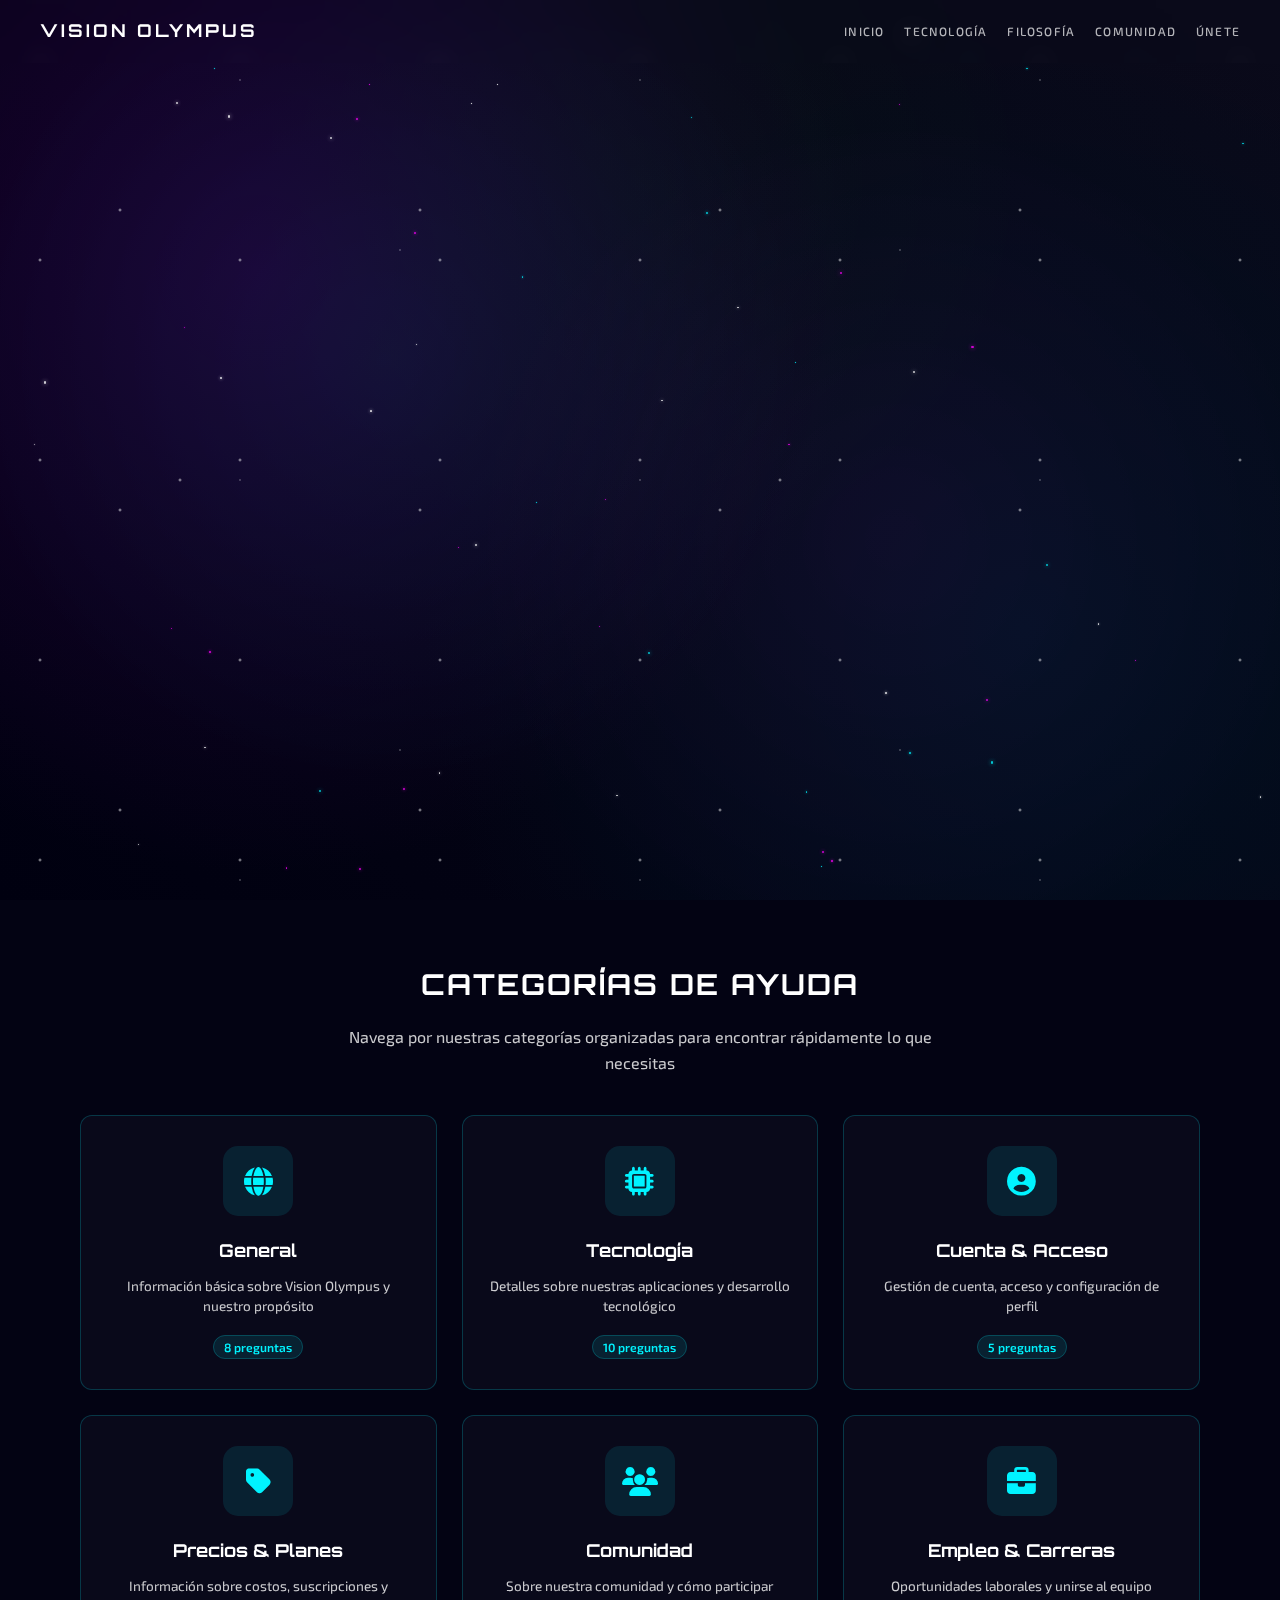
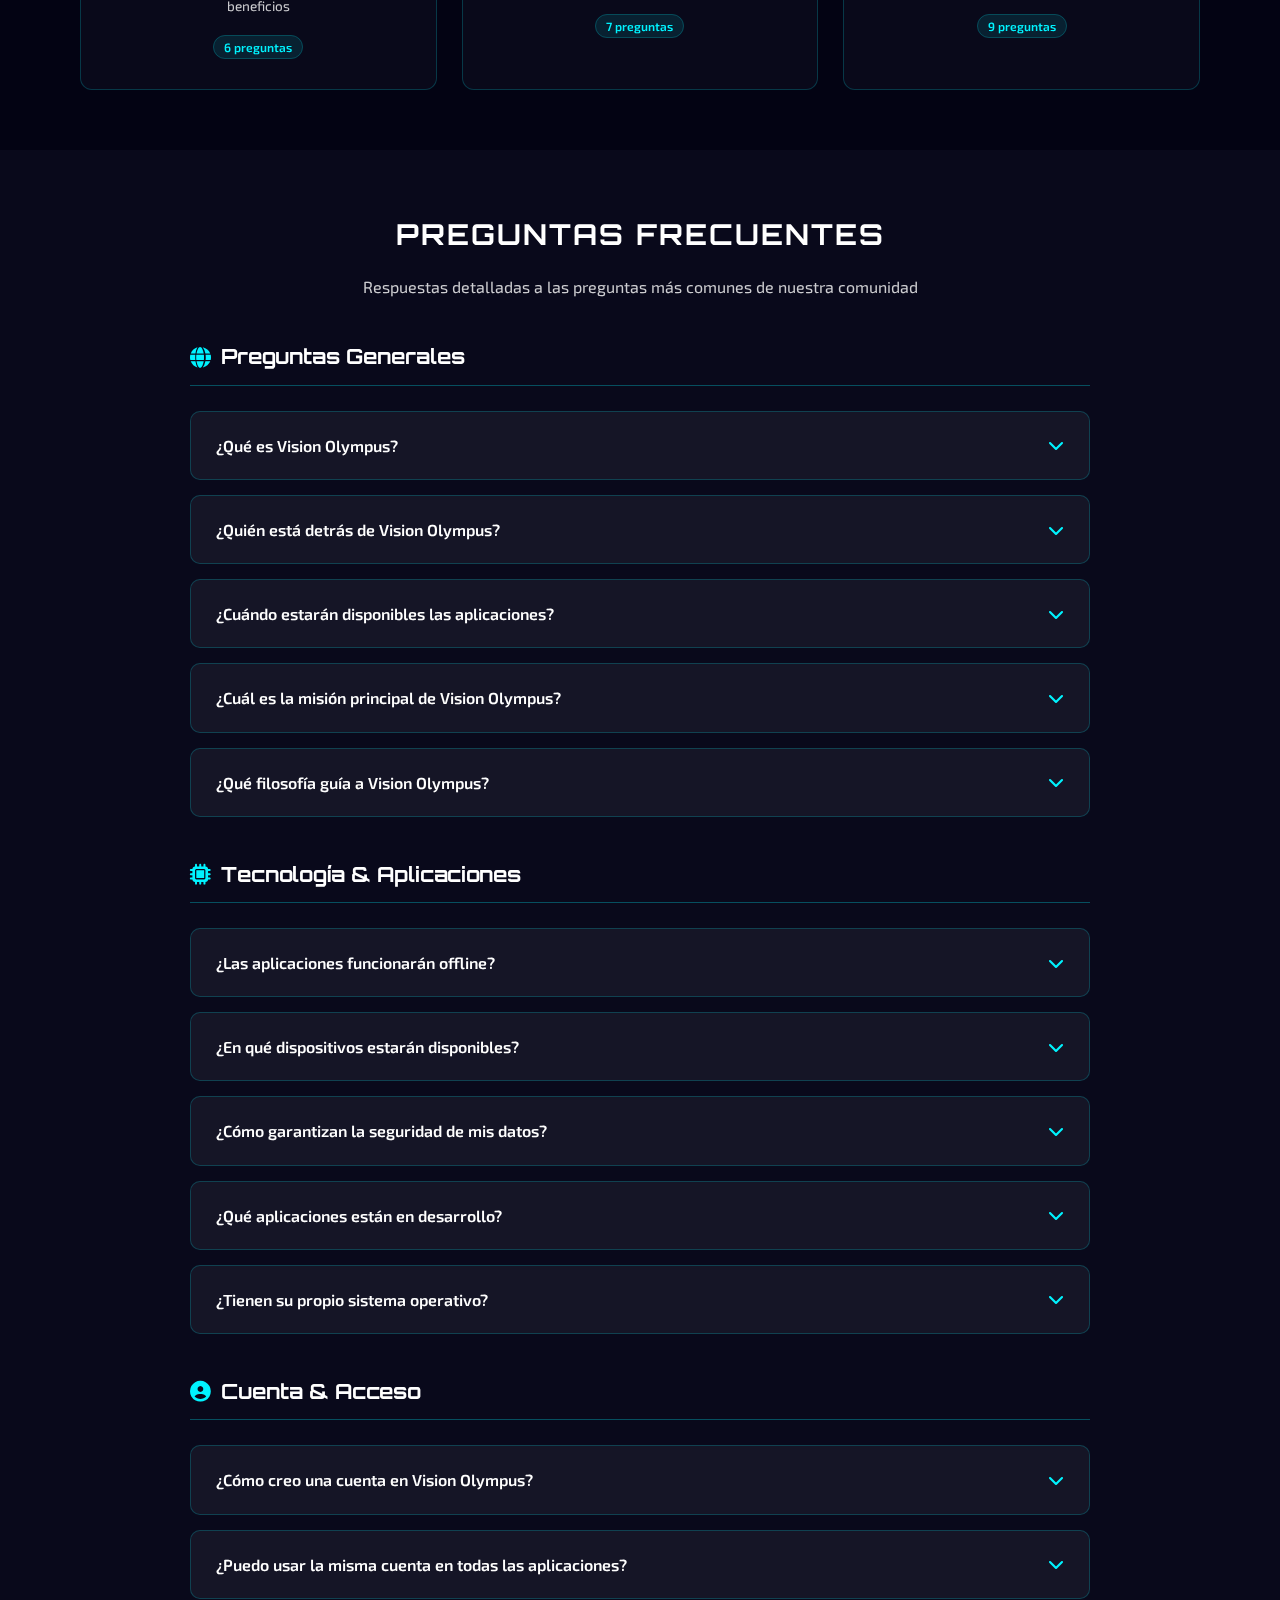
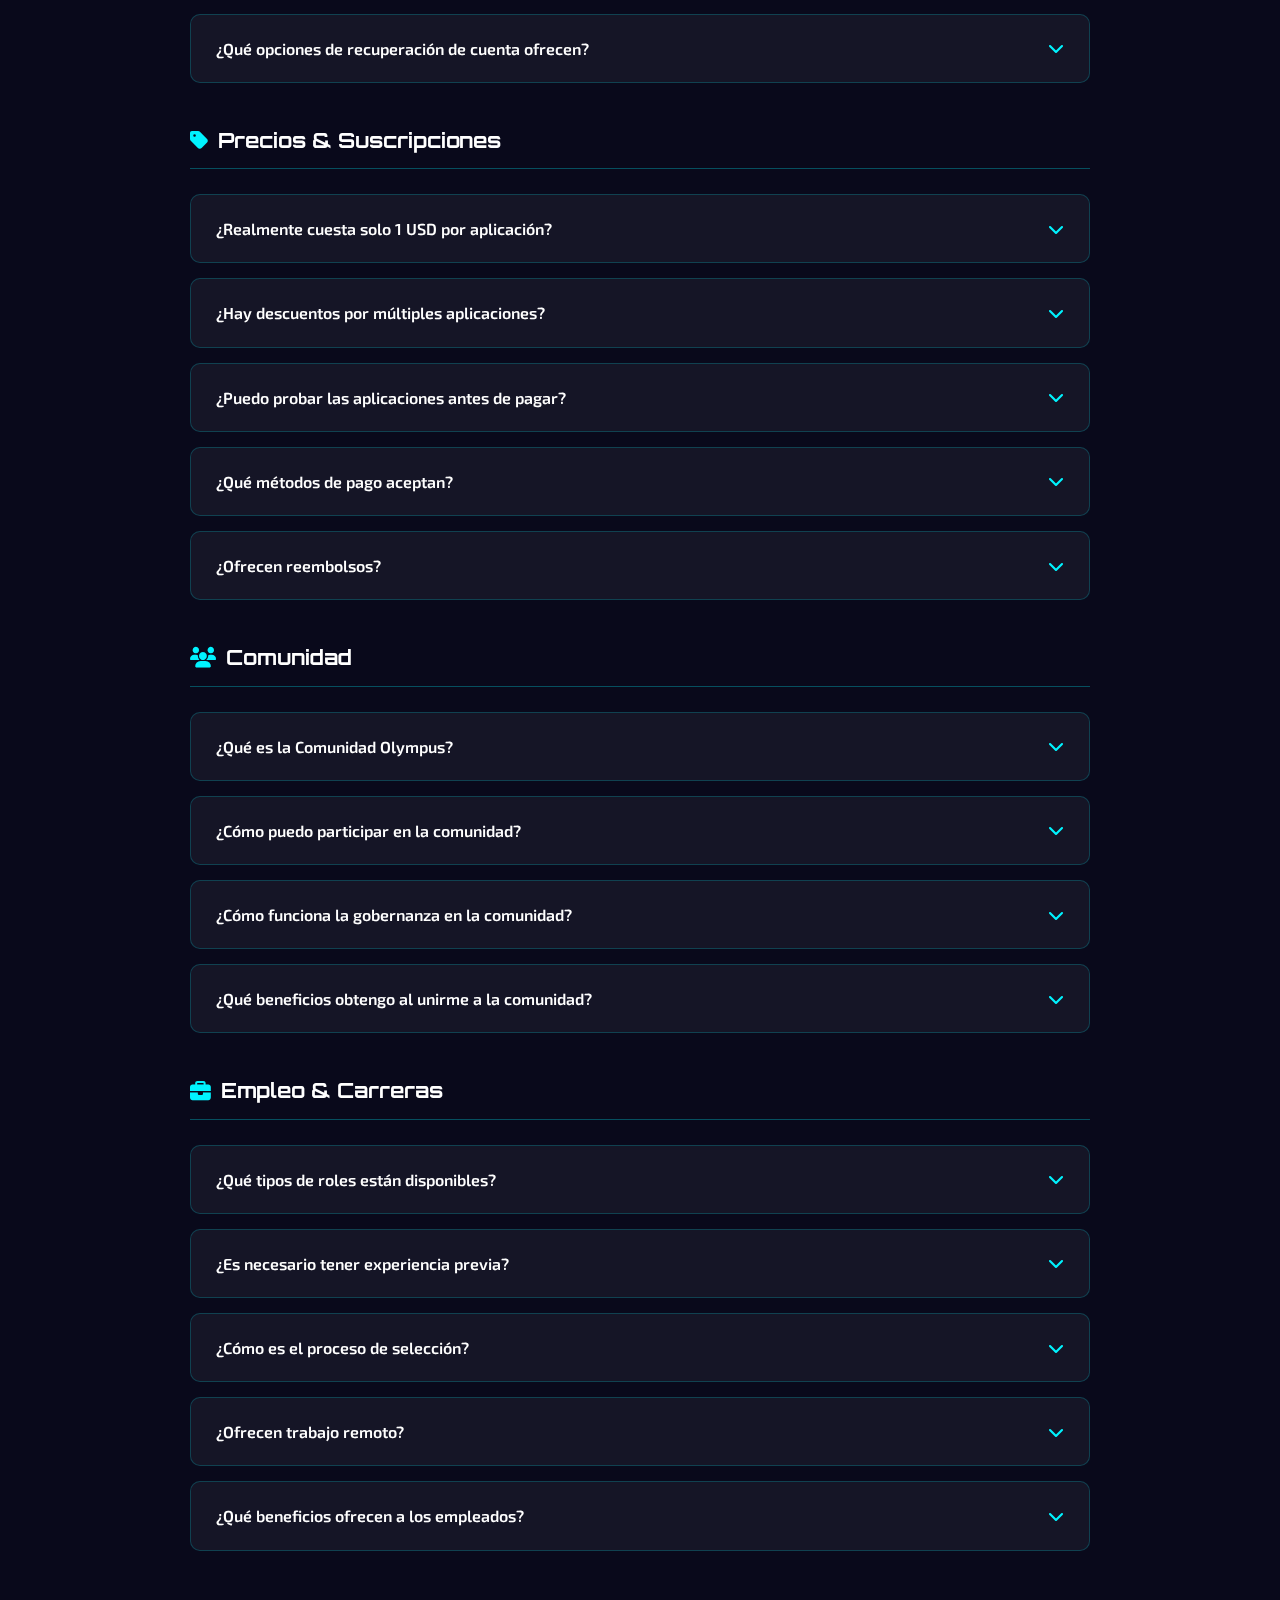
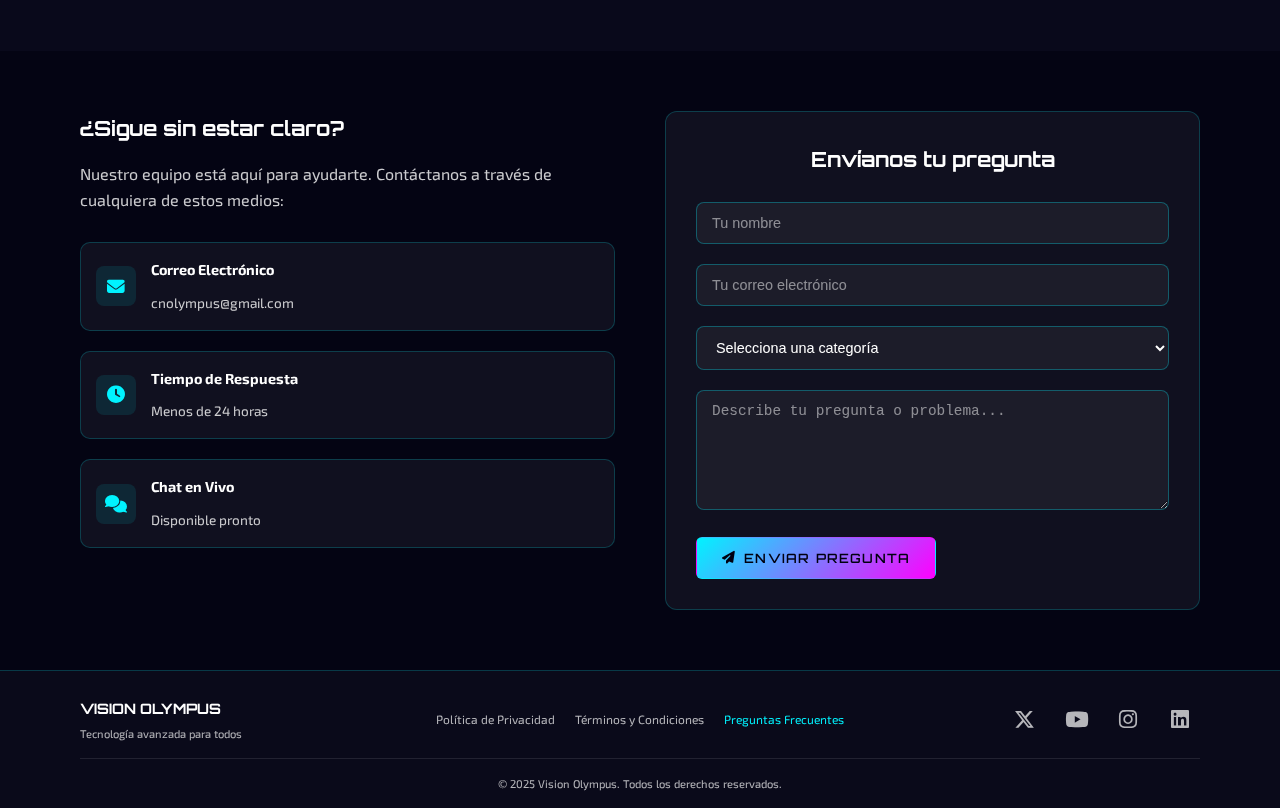
<file: preguntas-frecuentes.html>
<!-- preguntas-frecuentes.html - Estilo Vision Olympus -->
<!DOCTYPE html>
<html lang="es">
<head>
    <meta charset="UTF-8">
    <meta name="viewport" content="width=device-width, initial-scale=1.0">
    <title>PREGUNTAS FRECUENTES - VISION OLYMPUS</title>
    <link href="https://fonts.googleapis.com/css2?family=Orbitron:wght@400;500;700;900&family=Exo+2:wght@300;400;500;600;700&display=swap" rel="stylesheet">
    <link rel="stylesheet" href="https://cdnjs.cloudflare.com/ajax/libs/font-awesome/6.5.0/css/all.min.css">
    <link rel="stylesheet" href="preguntas-frecuentes.css">
</head>
<body>
    <!-- Fondo galáctico -->
    <div class="galaxy-background"></div>
    <div class="starfield"></div>
    <div class="nebula-overlay"></div>
    <div class="particles"></div>
    
    <!-- Barra de progreso -->
    <div class="reading-progress"></div>
    
    <!-- Cabecera -->
    <header class="cyber-header">
        <div class="logo-container">
            <h1 class="logo-glitch" data-text="VISION OLYMPUS">VISION OLYMPUS</h1>
        </div>
        <nav class="cyber-nav">
            <a href="index.html" class="nav-link">INICIO</a>
            <a href="tecnologia.html" class="nav-link">TECNOLOGÍA</a>
            <a href="filosofia.html" class="nav-link">FILOSOFÍA</a>
            <a href="comunidad.html" class="nav-link">COMUNIDAD</a>
            <a href="unete.html" class="nav-link">ÚNETE</a>
        </nav>
    </header>

    <!-- Hero Section -->
    <section class="faq-hero">
        <div class="hero-orbit">
            <div class="orbit-ring ring-1"></div>
            <div class="orbit-ring ring-2"></div>
            <div class="orbit-ring ring-3"></div>
            <div class="core-globe"></div>
        </div>
        <div class="section-container">
            <div class="hero-content">
                <div class="hero-left">
                    <h1 class="hero-title">PREGUNTAS<br><span class="hero-accent">FRECUENTES</span></h1>
                    <p class="hero-description">Encuentra respuestas a todas tus dudas sobre Vision Olympus, nuestra tecnología, filosofía y cómo unirte a nuestra comunidad.</p>
                    
                    <div class="search-container">
                        <div class="search-box">
                            <i class="fas fa-search"></i>
                            <input type="text" id="faq-search" placeholder="Buscar en preguntas frecuentes...">
                            <div class="search-results"></div>
                        </div>
                    </div>
                </div>
                
                <div class="hero-right">
                    <div class="quick-stats">
                        <div class="stat-card">
                            <div class="stat-icon">
                                <i class="fas fa-question-circle"></i>
                            </div>
                            <div class="stat-info">
                                <div class="stat-number">24+</div>
                                <div class="stat-label">Preguntas Resueltas</div>
                            </div>
                        </div>
                        
                        <div class="stat-card">
                            <div class="stat-icon">
                                <i class="fas fa-clock"></i>
                            </div>
                            <div class="stat-info">
                                <div class="stat-number">24/7</div>
                                <div class="stat-label">Soporte Activo</div>
                            </div>
                        </div>
                    </div>
                    
                    <div class="emergency-contact">
                        <h3>¿No encuentras tu respuesta?</h3>
                        <p>Nuestro equipo de soporte está listo para ayudarte personalmente.</p>
                        <button id="contact-support-btn" class="cta-button primary">
                            <i class="fas fa-envelope"></i>
                            CONTACTAR SOPORTE
                        </button>
                    </div>
                </div>
            </div>
        </div>
    </section>

    <!-- Sección de Categorías -->
    <section class="categories-section">
        <div class="section-container">
            <div class="section-header">
                <h2 class="section-title">CATEGORÍAS DE AYUDA</h2>
                <p class="section-subtitle">Navega por nuestras categorías organizadas para encontrar rápidamente lo que necesitas</p>
            </div>

            <div class="categories-grid">
                <div class="category-card" data-category="general">
                    <div class="category-icon">
                        <i class="fas fa-globe"></i>
                    </div>
                    <h3 class="category-title">General</h3>
                    <p class="category-description">Información básica sobre Vision Olympus y nuestro propósito</p>
                    <span class="category-count">8 preguntas</span>
                </div>

                <div class="category-card" data-category="tecnologia">
                    <div class="category-icon">
                        <i class="fas fa-microchip"></i>
                    </div>
                    <h3 class="category-title">Tecnología</h3>
                    <p class="category-description">Detalles sobre nuestras aplicaciones y desarrollo tecnológico</p>
                    <span class="category-count">10 preguntas</span>
                </div>

                <div class="category-card" data-category="cuenta">
                    <div class="category-icon">
                        <i class="fas fa-user-circle"></i>
                    </div>
                    <h3 class="category-title">Cuenta & Acceso</h3>
                    <p class="category-description">Gestión de cuenta, acceso y configuración de perfil</p>
                    <span class="category-count">5 preguntas</span>
                </div>

                <div class="category-card" data-category="precios">
                    <div class="category-icon">
                        <i class="fas fa-tag"></i>
                    </div>
                    <h3 class="category-title">Precios & Planes</h3>
                    <p class="category-description">Información sobre costos, suscripciones y beneficios</p>
                    <span class="category-count">6 preguntas</span>
                </div>

                <div class="category-card" data-category="comunidad">
                    <div class="category-icon">
                        <i class="fas fa-users"></i>
                    </div>
                    <h3 class="category-title">Comunidad</h3>
                    <p class="category-description">Sobre nuestra comunidad y cómo participar</p>
                    <span class="category-count">7 preguntas</span>
                </div>

                <div class="category-card" data-category="empleo">
                    <div class="category-icon">
                        <i class="fas fa-briefcase"></i>
                    </div>
                    <h3 class="category-title">Empleo & Carreras</h3>
                    <p class="category-description">Oportunidades laborales y unirse al equipo</p>
                    <span class="category-count">9 preguntas</span>
                </div>
            </div>
        </div>
    </section>

    <!-- Sección de Preguntas Frecuentes -->
    <section class="faq-section">
        <div class="section-container">
            <div class="section-header">
                <h2 class="section-title">PREGUNTAS FRECUENTES</h2>
                <p class="section-subtitle">Respuestas detalladas a las preguntas más comunes de nuestra comunidad</p>
            </div>

            <div class="faq-container">
                <!-- Categoría General -->
                <div class="faq-category" data-category="general">
                    <h3 class="category-header">
                        <i class="fas fa-globe"></i>
                        Preguntas Generales
                    </h3>
                    
                    <div class="faq-accordion">
                        <div class="faq-item">
                            <div class="faq-question">
                                <span>¿Qué es Vision Olympus?</span>
                                <i class="fas fa-chevron-down"></i>
                            </div>
                            <div class="faq-answer">
                                <p>Vision Olympus es un proyecto tecnológico integral que desarrolla 12 aplicaciones especializadas para mejorar todos los aspectos de la vida moderna. Nuestra misión es crear tecnología avanzada accesible para todos, con un precio único de 1 USD mensual por aplicación.</p>
                            </div>
                        </div>

                        <div class="faq-item">
                            <div class="faq-question">
                                <span>¿Quién está detrás de Vision Olympus?</span>
                                <i class="fas fa-chevron-down"></i>
                            </div>
                            <div class="faq-answer">
                                <p>El proyecto está liderado por Santino Gimenez como CEO y fundador, junto con un equipo de 24 especialistas en tecnología, diseño, inteligencia artificial y desarrollo de software. Contamos con expertos como Cristhian Martínez en desarrollo móvil, Laura Méndez en IA y Carlos Rodríguez en arquitectura de sistemas.</p>
                            </div>
                        </div>

                        <div class="faq-item">
                            <div class="faq-question">
                                <span>¿Cuándo estarán disponibles las aplicaciones?</span>
                                <i class="fas fa-chevron-down"></i>
                            </div>
                            <div class="faq-answer">
                                <p>Estamos trabajando en un roadmap de 3 fases (2024-2030). Las primeras 4 aplicaciones (Tempo, Noema, Ecomyse, Vitalion) estarán disponibles entre 2024-2026. Las aplicaciones de las fases 2 y 3 se lanzarán progresivamente hasta 2030.</p>
                            </div>
                        </div>

                        <div class="faq-item">
                            <div class="faq-question">
                                <span>¿Cuál es la misión principal de Vision Olympus?</span>
                                <i class="fas fa-chevron-down"></i>
                            </div>
                            <div class="faq-answer">
                                <p>Nuestra misión es crear tecnología avanzada accesible para todos. Creemos que la tecnología de vanguardia no debería ser un privilegio exclusivo, sino un derecho fundamental. Por eso todas nuestras aplicaciones tienen un precio único de 1 USD mensual y nuestros empleados tienen acceso gratuito como parte de nuestra comunidad.</p>
                            </div>
                        </div>

                        <div class="faq-item">
                            <div class="faq-question">
                                <span>¿Qué filosofía guía a Vision Olympus?</span>
                                <i class="fas fa-chevron-down"></i>
                            </div>
                            <div class="faq-answer">
                                <p>Nos guía la creencia de que la tecnología debe estar al servicio de las personas, no al revés. Rechazamos modelos extractivos de datos y plataformas cerradas. Creemos en construir alternativas superiores junto al sistema existente, no tomando el poder por la fuerza sino haciendo gradualmente irrelevante el sistema actual.</p>
                            </div>
                        </div>
                    </div>
                </div>

                <!-- Categoría Tecnología -->
                <div class="faq-category" data-category="tecnologia">
                    <h3 class="category-header">
                        <i class="fas fa-microchip"></i>
                        Tecnología & Aplicaciones
                    </h3>
                    
                    <div class="faq-accordion">
                        <div class="faq-item">
                            <div class="faq-question">
                                <span>¿Las aplicaciones funcionarán offline?</span>
                                <i class="fas fa-chevron-down"></i>
                            </div>
                            <div class="faq-answer">
                                <p>Sí, todas nuestras aplicaciones tendrán funcionalidad offline básica. Podrás acceder a tus datos, realizar anotaciones y usar funciones principales sin conexión. La sincronización se realizará automáticamente cuando recuperes la conexión.</p>
                            </div>
                        </div>

                        <div class="faq-item">
                            <div class="faq-question">
                                <span>¿En qué dispositivos estarán disponibles?</span>
                                <i class="fas fa-chevron-down"></i>
                            </div>
                            <div class="faq-answer">
                                <p>Todas las aplicaciones estarán disponibles para iOS y Android. Las aplicaciones principales también tendrán versiones web y de escritorio (Windows, macOS, Linux). Olympus, nuestro centro de control, estará optimizado específicamente para PC.</p>
                            </div>
                        </div>

                        <div class="faq-item">
                            <div class="faq-question">
                                <span>¿Cómo garantizan la seguridad de mis datos?</span>
                                <i class="fas fa-chevron-down"></i>
                            </div>
                            <div class="faq-answer">
                                <p>Implementamos cifrado de grado militar, autenticación biométrica y protocolos de seguridad avanzados. Tus datos nunca se venden a terceros y mantenemos transparencia total sobre cómo utilizamos la información. Puedes consultar nuestra Política de Privacidad para más detalles.</p>
                            </div>
                        </div>

                        <div class="faq-item">
                            <div class="faq-question">
                                <span>¿Qué aplicaciones están en desarrollo?</span>
                                <i class="fas fa-chevron-down"></i>
                            </div>
                            <div class="faq-answer">
                                <p>Estamos desarrollando 12 aplicaciones especializadas: TEMPO (gestión de tiempo), NOEMA (salud mental), ECOMYSE (finanzas), VITALION (salud física), HALO (comunicación), OLYMPUS ACADEMY (educación), ASTRA (entretenimiento), OLYMPUS (centro de control), ATLAS AI (asistente IA), AURA (video), SOLARIS (hogar inteligente) y TERRA (viajes).</p>
                            </div>
                        </div>

                        <div class="faq-item">
                            <div class="faq-question">
                                <span>¿Tienen su propio sistema operativo?</span>
                                <i class="fas fa-chevron-down"></i>
                            </div>
                            <div class="faq-answer">
                                <p>En nuestra Fase 3 (2029-2030) planeamos desarrollar sistemas operativos propios como parte de nuestro ecosistema tecnológico avanzado. Actualmente nos enfocamos en aplicaciones que funcionen en sistemas operativos existentes para garantizar máxima accesibilidad.</p>
                            </div>
                        </div>
                    </div>
                </div>

                <!-- Categoría Cuenta & Acceso -->
                <div class="faq-category" data-category="cuenta">
                    <h3 class="category-header">
                        <i class="fas fa-user-circle"></i>
                        Cuenta & Acceso
                    </h3>
                    
                    <div class="faq-accordion">
                        <div class="faq-item">
                            <div class="faq-question">
                                <span>¿Cómo creo una cuenta en Vision Olympus?</span>
                                <i class="fas fa-chevron-down"></i>
                            </div>
                            <div class="faq-answer">
                                <p>Cuando lancemos nuestras primeras aplicaciones, podrás crear una cuenta directamente desde cada app o a través de nuestro portal unificado. El proceso será simple y requerirá solo información básica. Todos los empleados de Vision Olympus tendrán acceso automático a todas las aplicaciones.</p>
                            </div>
                        </div>

                        <div class="faq-item">
                            <div class="faq-question">
                                <span>¿Puedo usar la misma cuenta en todas las aplicaciones?</span>
                                <i class="fas fa-chevron-down"></i>
                            </div>
                            <div class="faq-answer">
                                <p>Sí, estamos desarrollando un sistema de autenticación unificado que te permitirá usar la misma cuenta en todas las aplicaciones de Vision Olympus. Esto facilitará la experiencia y permitirá una integración perfecta entre nuestras diferentes soluciones.</p>
                            </div>
                        </div>

                        <div class="faq-item">
                            <div class="faq-question">
                                <span>¿Qué opciones de recuperación de cuenta ofrecen?</span>
                                <i class="fas fa-chevron-down"></i>
                            </div>
                            <div class="faq-answer">
                                <p>Ofreceremos múltiples métodos de recuperación: verificación por correo electrónico, preguntas de seguridad y, en el futuro, opciones biométricas. La seguridad de tu cuenta es nuestra prioridad, por lo que implementaremos protocolos robustos para proteger tu información.</p>
                            </div>
                        </div>
                    </div>
                </div>

                <!-- Categoría Precios -->
                <div class="faq-category" data-category="precios">
                    <h3 class="category-header">
                        <i class="fas fa-tag"></i>
                        Precios & Suscripciones
                    </h3>
                    
                    <div class="faq-accordion">
                        <div class="faq-item">
                            <div class="faq-question">
                                <span>¿Realmente cuesta solo 1 USD por aplicación?</span>
                                <i class="fas fa-chevron-down"></i>
                            </div>
                            <div class="faq-answer">
                                <p>Sí, exactamente. Cada aplicación tiene un precio único de 1 USD mensual. No hay planes escalonados ni funciones premium adicionales. Todo el contenido y funcionalidades están incluidos en ese precio. Los empleados de Vision Olympus tienen acceso gratuito a todas las aplicaciones.</p>
                            </div>
                        </div>

                        <div class="faq-item">
                            <div class="faq-question">
                                <span>¿Hay descuentos por múltiples aplicaciones?</span>
                                <i class="fas fa-chevron-down"></i>
                            </div>
                            <div class="faq-answer">
                                <p>Actualmente no ofrecemos paquetes combinados, ya que cada aplicación está diseñada para funcionar de forma independiente. Sin embargo, estamos evaluando opciones de suscripción al ecosistema completo para el futuro, manteniendo siempre precios accesibles.</p>
                            </div>
                        </div>

                        <div class="faq-item">
                            <div class="faq-question">
                                <span>¿Puedo probar las aplicaciones antes de pagar?</span>
                                <i class="fas fa-chevron-down"></i>
                            </div>
                            <div class="faq-answer">
                                <p>Sí, todas las aplicaciones tendrán períodos de prueba gratuitos. El tiempo exacto de prueba variará por aplicación, pero generalmente será de 14 a 30 días. Durante este período tendrás acceso completo a todas las funcionalidades.</p>
                            </div>
                        </div>

                        <div class="faq-item">
                            <div class="faq-question">
                                <span>¿Qué métodos de pago aceptan?</span>
                                <i class="fas fa-chevron-down"></i>
                            </div>
                            <div class="faq-answer">
                                <p>Aceptaremos tarjetas de crédito/débito principales, PayPal y, en el futuro, planeamos integrar opciones de pago con criptomonedas para mayor accesibilidad global. Estamos trabajando para garantizar que el proceso de pago sea seguro y sencillo para todos los usuarios.</p>
                            </div>
                        </div>

                        <div class="faq-item">
                            <div class="faq-question">
                                <span>¿Ofrecen reembolsos?</span>
                                <i class="fas fa-chevron-down"></i>
                            </div>
                            <div class="faq-answer">
                                <p>Sí, ofrecemos reembolsos dentro de los primeros 7 días de cualquier suscripción si no estás satisfecho con el servicio. Creemos en la transparencia y queremos que nuestros usuarios confíen en que entregaremos valor por su inversión.</p>
                            </div>
                        </div>
                    </div>
                </div>

                <!-- Categoría Comunidad -->
                <div class="faq-category" data-category="comunidad">
                    <h3 class="category-header">
                        <i class="fas fa-users"></i>
                        Comunidad
                    </h3>
                    
                    <div class="faq-accordion">
                        <div class="faq-item">
                            <div class="faq-question">
                                <span>¿Qué es la Comunidad Olympus?</span>
                                <i class="fas fa-chevron-down"></i>
                            </div>
                            <div class="faq-answer">
                                <p>La Comunidad Olympus es un ecosistema colaborativo donde desarrolladores, pensadores y usuarios trabajan juntos para crear tecnología que empodere, no que controle. Es un colectivo evolutivo donde cada miembro contribuye, crece y define el futuro digital de manera transparente y ética.</p>
                            </div>
                        </div>

                        <div class="faq-item">
                            <div class="faq-question">
                                <span>¿Cómo puedo participar en la comunidad?</span>
                                <i class="fas fa-chevron-down"></i>
                            </div>
                            <div class="faq-answer">
                                <p>Puedes unirte como desarrollador, diseñador UX/UI, documentador, traductor, tester o embajador. Cada rol contribuye de manera diferente al proyecto. Visita nuestra página "Únete" para conocer los requisitos específicos y el proceso de solicitud.</p>
                            </div>
                        </div>

                        <div class="faq-item">
                            <div class="faq-question">
                                <span>¿Cómo funciona la gobernanza en la comunidad?</span>
                                <i class="fas fa-chevron-down"></i>
                            </div>
                            <div class="faq-answer">
                                <p>Implementamos una estructura circular donde cada contribución importa. Cualquier miembro puede proponer mejoras, que luego pasan por debate comunitario, desarrollo colaborativo, pruebas y validación, e implementación. Cada miembro tiene voz en la dirección del proyecto.</p>
                            </div>
                        </div>

                        <div class="faq-item">
                            <div class="faq-question">
                                <span>¿Qué beneficios obtengo al unirme a la comunidad?</span>
                                <i class="fas fa-chevron-down"></i>
                            </div>
                            <div class="faq-answer">
                                <p>Como miembro de la comunidad, tendrás acceso gratuito a todas las aplicaciones de Vision Olympus, participación en decisiones del proyecto, oportunidades de networking con profesionales afines, y la satisfacción de contribuir a un proyecto que está redefiniendo la relación entre humanos y tecnología.</p>
                            </div>
                        </div>
                    </div>
                </div>

                <!-- Categoría Empleo -->
                <div class="faq-category" data-category="empleo">
                    <h3 class="category-header">
                        <i class="fas fa-briefcase"></i>
                        Empleo & Carreras
                    </h3>
                    
                    <div class="faq-accordion">
                        <div class="faq-item">
                            <div class="faq-question">
                                <span>¿Qué tipos de roles están disponibles?</span>
                                <i class="fas fa-chevron-down"></i>
                            </div>
                            <div class="faq-answer">
                                <p>Buscamos desarrolladores, diseñadores UX/UI, documentadores, traductores, testers y embajadores. Cada rol contribuye de manera única a nuestro ecosistema. Valoramos tanto las habilidades técnicas como la alineación con nuestra filosofía y misión.</p>
                            </div>
                        </div>

                        <div class="faq-item">
                            <div class="faq-question">
                                <span>¿Es necesario tener experiencia previa?</span>
                                <i class="fas fa-chevron-down"></i>
                            </div>
                            <div class="faq-answer">
                                <p>No necesariamente. Valoramos la pasión, el compromiso y la capacidad de aprendizaje. Para algunos roles técnicos se requieren habilidades específicas, pero para otros como tester o embajador, la motivación y alineación con nuestros valores son igual de importantes.</p>
                            </div>
                        </div>

                        <div class="faq-item">
                            <div class="faq-question">
                                <span>¿Cómo es el proceso de selección?</span>
                                <i class="fas fa-chevron-down"></i>
                            </div>
                            <div class="faq-answer">
                                <p>El proceso incluye: 1) Recepción y revisión de solicitud en 72 horas, 2) Evaluación de perfil y alineación con necesidades, 3) Entrevista virtual si el perfil es compatible, 4) Incorporación con acceso a plataforma y documentación para seleccionados.</p>
                            </div>
                        </div>

                        <div class="faq-item">
                            <div class="faq-question">
                                <span>¿Ofrecen trabajo remoto?</span>
                                <i class="fas fa-chevron-down"></i>
                            </div>
                            <div class="faq-answer">
                                <p>Sí, todo nuestro trabajo es 100% remoto. Creemos en el talento sin fronteras y valoramos la diversidad de perspectivas que aportan miembros de diferentes partes del mundo. Utilizamos herramientas colaborativas modernas para mantener una comunicación efectiva.</p>
                            </div>
                        </div>

                        <div class="faq-item">
                            <div class="faq-question">
                                <span>¿Qué beneficios ofrecen a los empleados?</span>
                                <i class="fas fa-chevron-down"></i>
                            </div>
                            <div class="faq-answer">
                                <p>Nuestros empleados reciben acceso gratuito a todas las aplicaciones de Vision Olympus, oportunidades de crecimiento profesional, participación en decisiones del proyecto, ambiente de trabajo colaborativo y la satisfacción de contribuir a un proyecto con impacto social positivo.</p>
                            </div>
                        </div>
                    </div>
                </div>
            </div>
        </div>
    </section>

    <!-- Sección de Contacto Adicional -->
    <section class="contact-section" id="contact-form-section">
        <div class="section-container">
            <div class="contact-grid">
                <div class="contact-info">
                    <h3>¿Sigue sin estar claro?</h3>
                    <p>Nuestro equipo está aquí para ayudarte. Contáctanos a través de cualquiera de estos medios:</p>
                    
                    <div class="contact-methods">
                        <div class="contact-method">
                            <i class="fas fa-envelope"></i>
                            <div>
                                <strong>Correo Electrónico</strong>
                                <span>cnolympus@gmail.com</span>
                            </div>
                        </div>
                        
                        <div class="contact-method">
                            <i class="fas fa-clock"></i>
                            <div>
                                <strong>Tiempo de Respuesta</strong>
                                <span>Menos de 24 horas</span>
                            </div>
                        </div>
                        
                        <div class="contact-method">
                            <i class="fas fa-comments"></i>
                            <div>
                                <strong>Chat en Vivo</strong>
                                <span>Disponible pronto</span>
                            </div>
                        </div>
                    </div>
                </div>
                
                <div class="contact-form">
                    <h3>Envíanos tu pregunta</h3>
                    <form id="question-form">
                        <div class="form-group">
                            <input type="text" id="name" placeholder="Tu nombre" required>
                        </div>
                        
                        <div class="form-group">
                            <input type="email" id="email" placeholder="Tu correo electrónico" required>
                        </div>
                        
                        <div class="form-group">
                            <select id="category" required>
                                <option value="">Selecciona una categoría</option>
                                <option value="general">General</option>
                                <option value="tecnologia">Tecnología</option>
                                <option value="cuenta">Cuenta & Acceso</option>
                                <option value="precios">Precios & Planes</option>
                                <option value="comunidad">Comunidad</option>
                                <option value="empleo">Empleo & Carreras</option>
                            </select>
                        </div>
                        
                        <div class="form-group">
                            <textarea id="question" placeholder="Describe tu pregunta o problema..." rows="4" required></textarea>
                        </div>
                        
                        <button type="submit" class="cta-button primary">
                            <i class="fas fa-paper-plane"></i>
                            ENVIAR PREGUNTA
                        </button>
                    </form>
                </div>
            </div>
        </div>
    </section>

    <!-- Footer - IDÉNTICO AL INDEX -->
    <footer class="tech-footer">
        <div class="footer-container">
            <div class="footer-content">
                <div class="footer-logo">
                    <h3>VISION OLYMPUS</h3>
                    <p>Tecnología avanzada para todos</p>
                </div>
                <div class="footer-links">
                    <a href="politica-privacidad.html" class="footer-link">Política de Privacidad</a>
                    <a href="términos-condiciones.html" class="footer-link">Términos y Condiciones</a>
                    <a href="preguntas-frecuentes.html" class="footer-link active">Preguntas Frecuentes</a>
                </div>
                <div class="footer-social">
                    <a href="#" class="social-link"><i class="fab fa-x-twitter"></i></a>
                    <a href="#" class="social-link"><i class="fab fa-youtube"></i></a>
                    <a href="#" class="social-link"><i class="fab fa-instagram"></i></a>
                    <a href="#" class="social-link"><i class="fab fa-linkedin"></i></a>
                </div>
            </div>
            <div class="footer-copyright">
                <p>&copy; 2025 Vision Olympus. Todos los derechos reservados.</p>
            </div>
        </div>
    </footer>

    <script src="preguntas-frecuentes.js"></script>
</body>
</html>
</file>
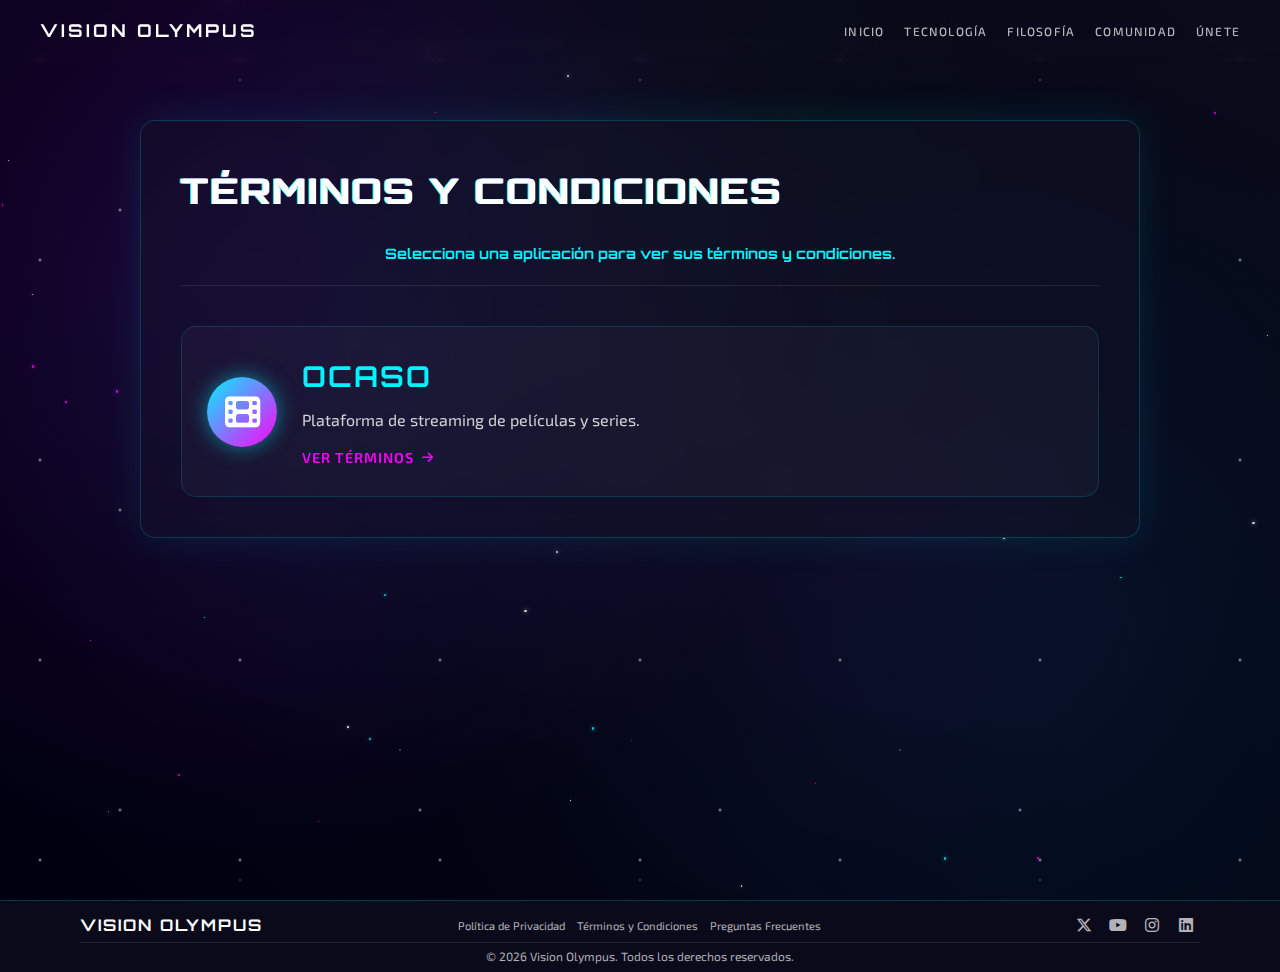
<file: tecnologia.html>
<!DOCTYPE html>
<html lang="es">
<head>
    <meta charset="UTF-8">
    <meta name="viewport" content="width=device-width, initial-scale=1.0">
    <title>Términos y Condiciones - VISION OLYMPUS</title>
    <link href="https://fonts.googleapis.com/css2?family=Orbitron:wght@400;500;700;900&family=Exo+2:wght@300;400;500;600;700&display=swap" rel="stylesheet">
    <link rel="stylesheet" href="https://cdnjs.cloudflare.com/ajax/libs/font-awesome/6.5.0/css/all.min.css">
    <link rel="stylesheet" href="terminos-condiciones.css">
</head>
<body>
    <!-- Fondo galáctico -->
    <div class="galaxy-background"></div>
    <div class="starfield"></div>
    <div class="nebula-overlay"></div>
    <div class="particles"></div>
    
    <!-- Barra de progreso -->
    <div class="reading-progress"></div>
    
    <!-- Cabecera - IDÉNTICA A INDEX -->
    <header class="cyber-header">
        <div class="logo-container">
            <h1 class="logo-glitch" data-text="VISION OLYMPUS">VISION OLYMPUS</h1>
        </div>
        <nav class="cyber-nav">
            <a href="index.html" class="nav-link">INICIO</a>
            <a href="tecnologia.html" class="nav-link">TECNOLOGÍA</a>
            <a href="filosofia.html" class="nav-link">FILOSOFÍA</a>
            <a href="comunidad.html" class="nav-link">COMUNIDAD</a>
            <a href="unete.html" class="nav-link">ÚNETE</a>
        </nav>
    </header>

    <!-- Contenido principal: Lista de Apps -->
    <main class="terminos-main">
        <div class="terminos-content">
            <h1 class="terminos-title glitch-text" data-text="TÉRMINOS Y CONDICIONES">TÉRMINOS Y CONDICIONES</h1>
            
            <div class="last-updated">
                <p><strong>Selecciona una aplicación para ver sus términos y condiciones.</strong></p>
            </div>

            <!-- Lista de aplicaciones -->
            <div class="app-list">
                <!-- App: Ocaso (única por ahora) -->
                <a href="terminos-y-condiciones-ocaso.html" class="app-card">
                    <div class="app-icon">
                        <i class="fas fa-film"></i>
                    </div>
                    <div class="app-info">
                        <h2>OCASO</h2>
                        <p>Plataforma de streaming de películas y series.</p>
                        <span class="app-link">Ver términos <i class="fas fa-arrow-right"></i></span>
                    </div>
                </a>
                <!-- Se pueden añadir más aplicaciones aquí en el futuro -->
            </div>
        </div>
    </main>

    <!-- Footer - IDÉNTICO A INDEX -->
    <footer class="tech-footer">
        <div class="footer-container">
            <div class="footer-content">
                <div class="footer-logo">
                    <h3 class="logo-glitch" data-text="VISION OLYMPUS">VISION OLYMPUS</h3>
                </div>
                <div class="footer-links">
                    <a href="politica-privacidad.html" class="footer-link">Política de Privacidad</a>
                    <a href="terminos-condiciones.html" class="footer-link">Términos y Condiciones</a>
                    <a href="preguntas-frecuentes.html" class="footer-link">Preguntas Frecuentes</a>
                </div>
                <div class="footer-social">
                    <a href="#" class="social-link"><i class="fab fa-x-twitter"></i></a>
                    <a href="#" class="social-link"><i class="fab fa-youtube"></i></a>
                    <a href="#" class="social-link"><i class="fab fa-instagram"></i></a>
                    <a href="#" class="social-link"><i class="fab fa-linkedin"></i></a>
                </div>
            </div>
            <div class="footer-copyright">
                <p>&copy; 2026 Vision Olympus. Todos los derechos reservados.</p>
            </div>
        </div>
    </footer>

    <!-- Botón Volver al Inicio -->
    <button class="back-to-top" aria-label="Volver al inicio" title="Volver al inicio">
        <i class="fas fa-chevron-up"></i>
    </button>

    <script src="terminos-condiciones.js"></script>
</body>
</html>
</file>
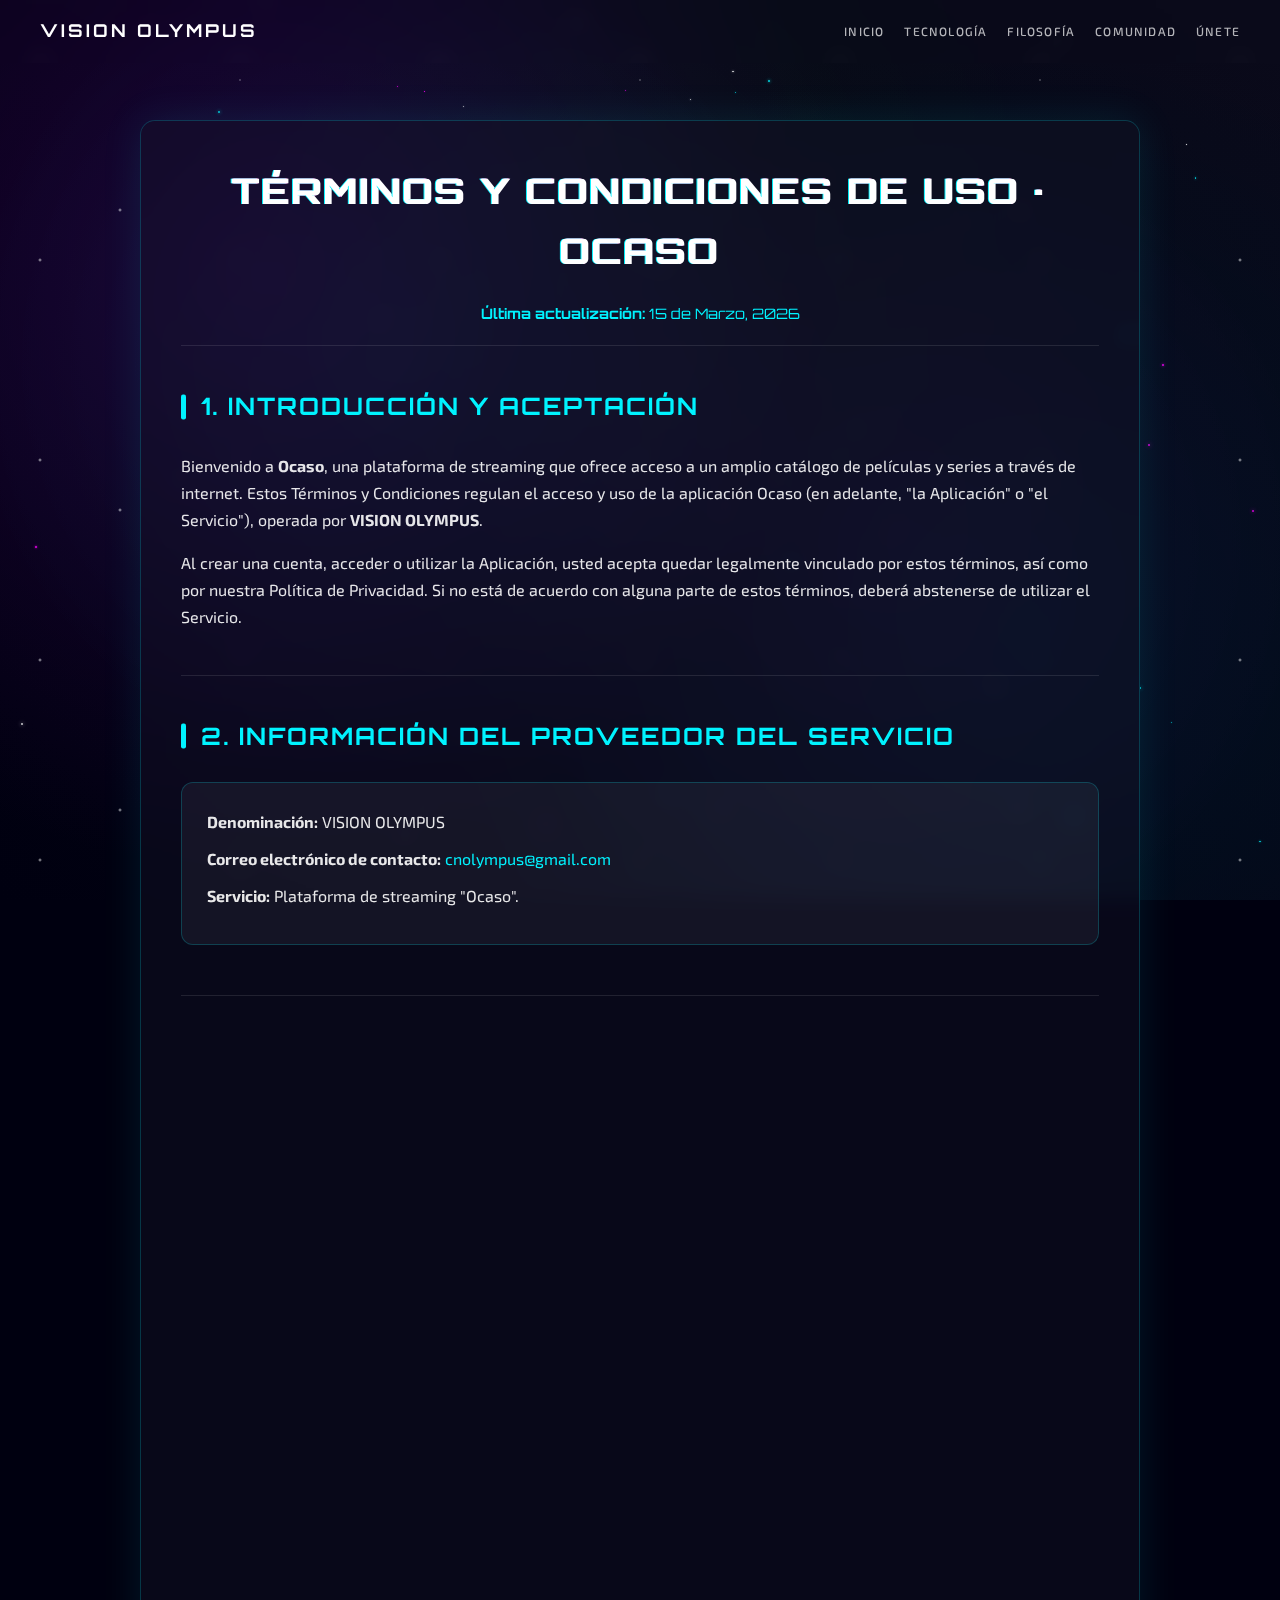
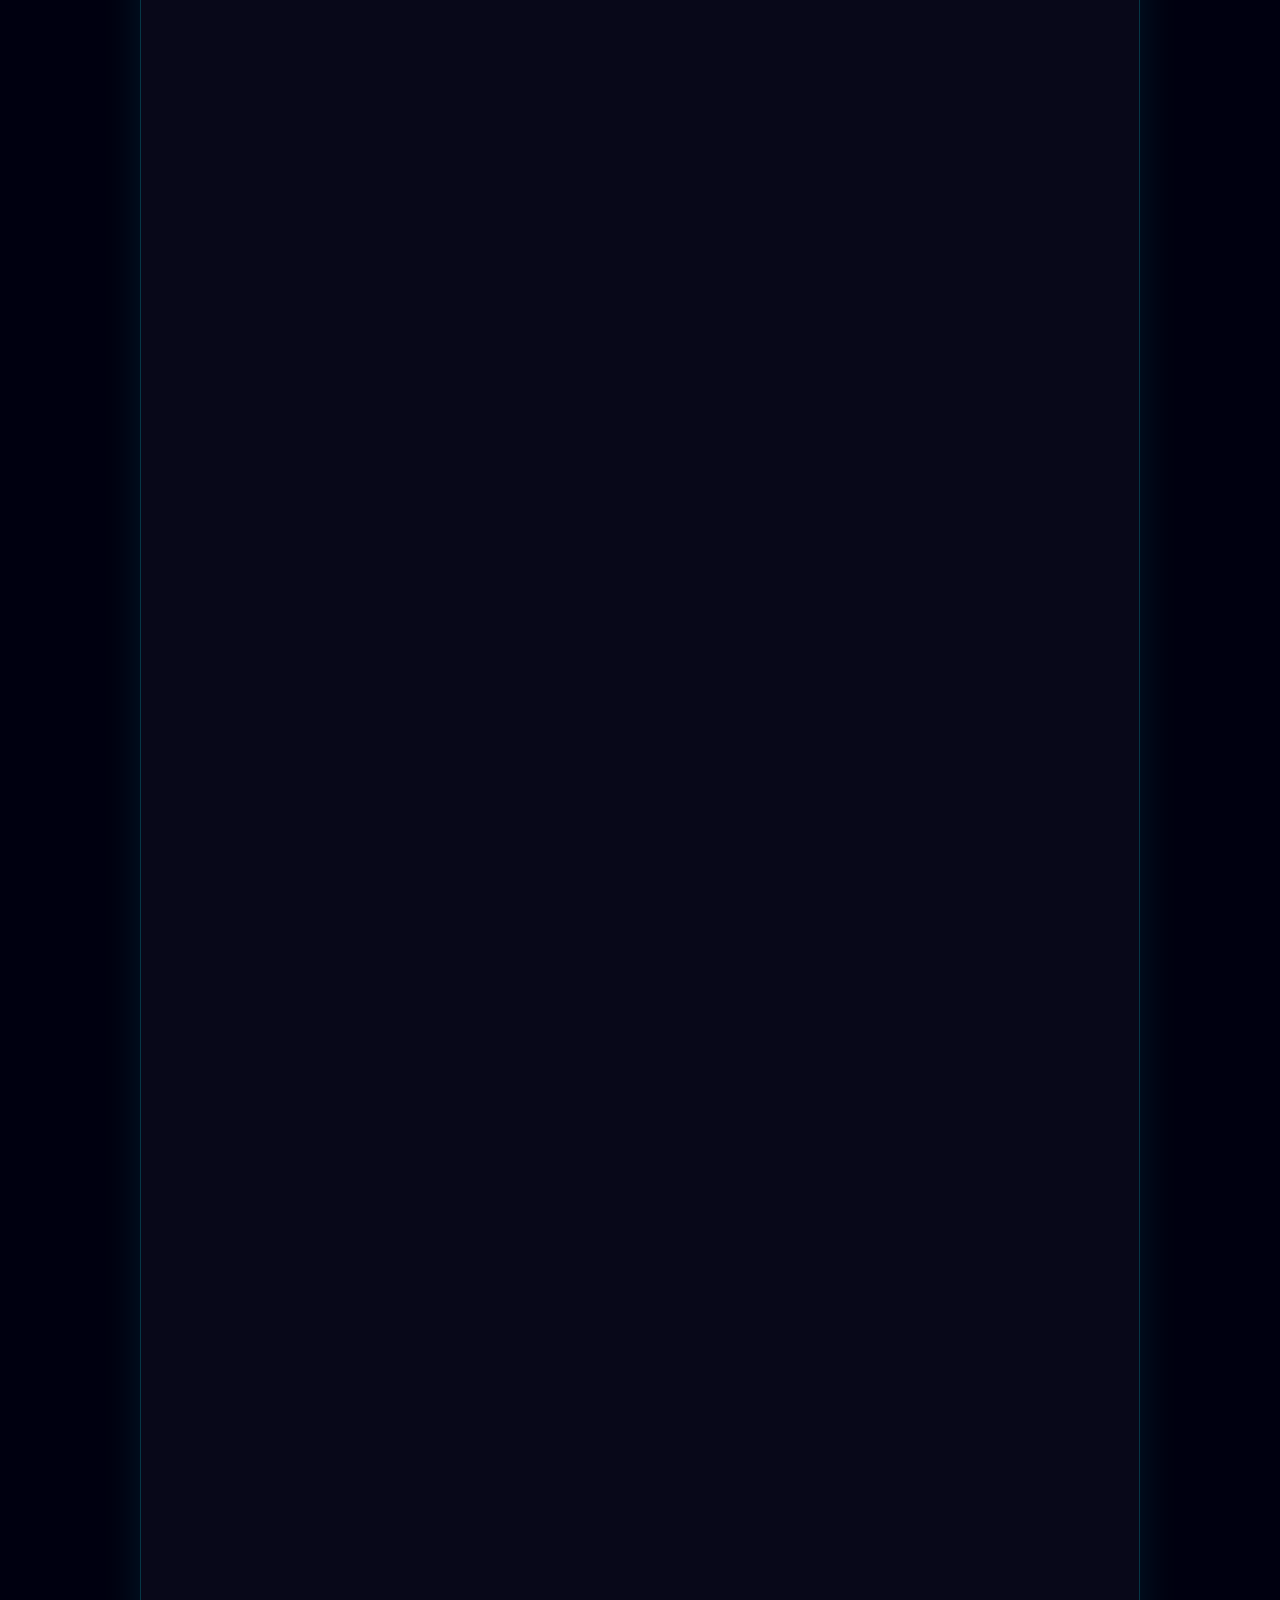
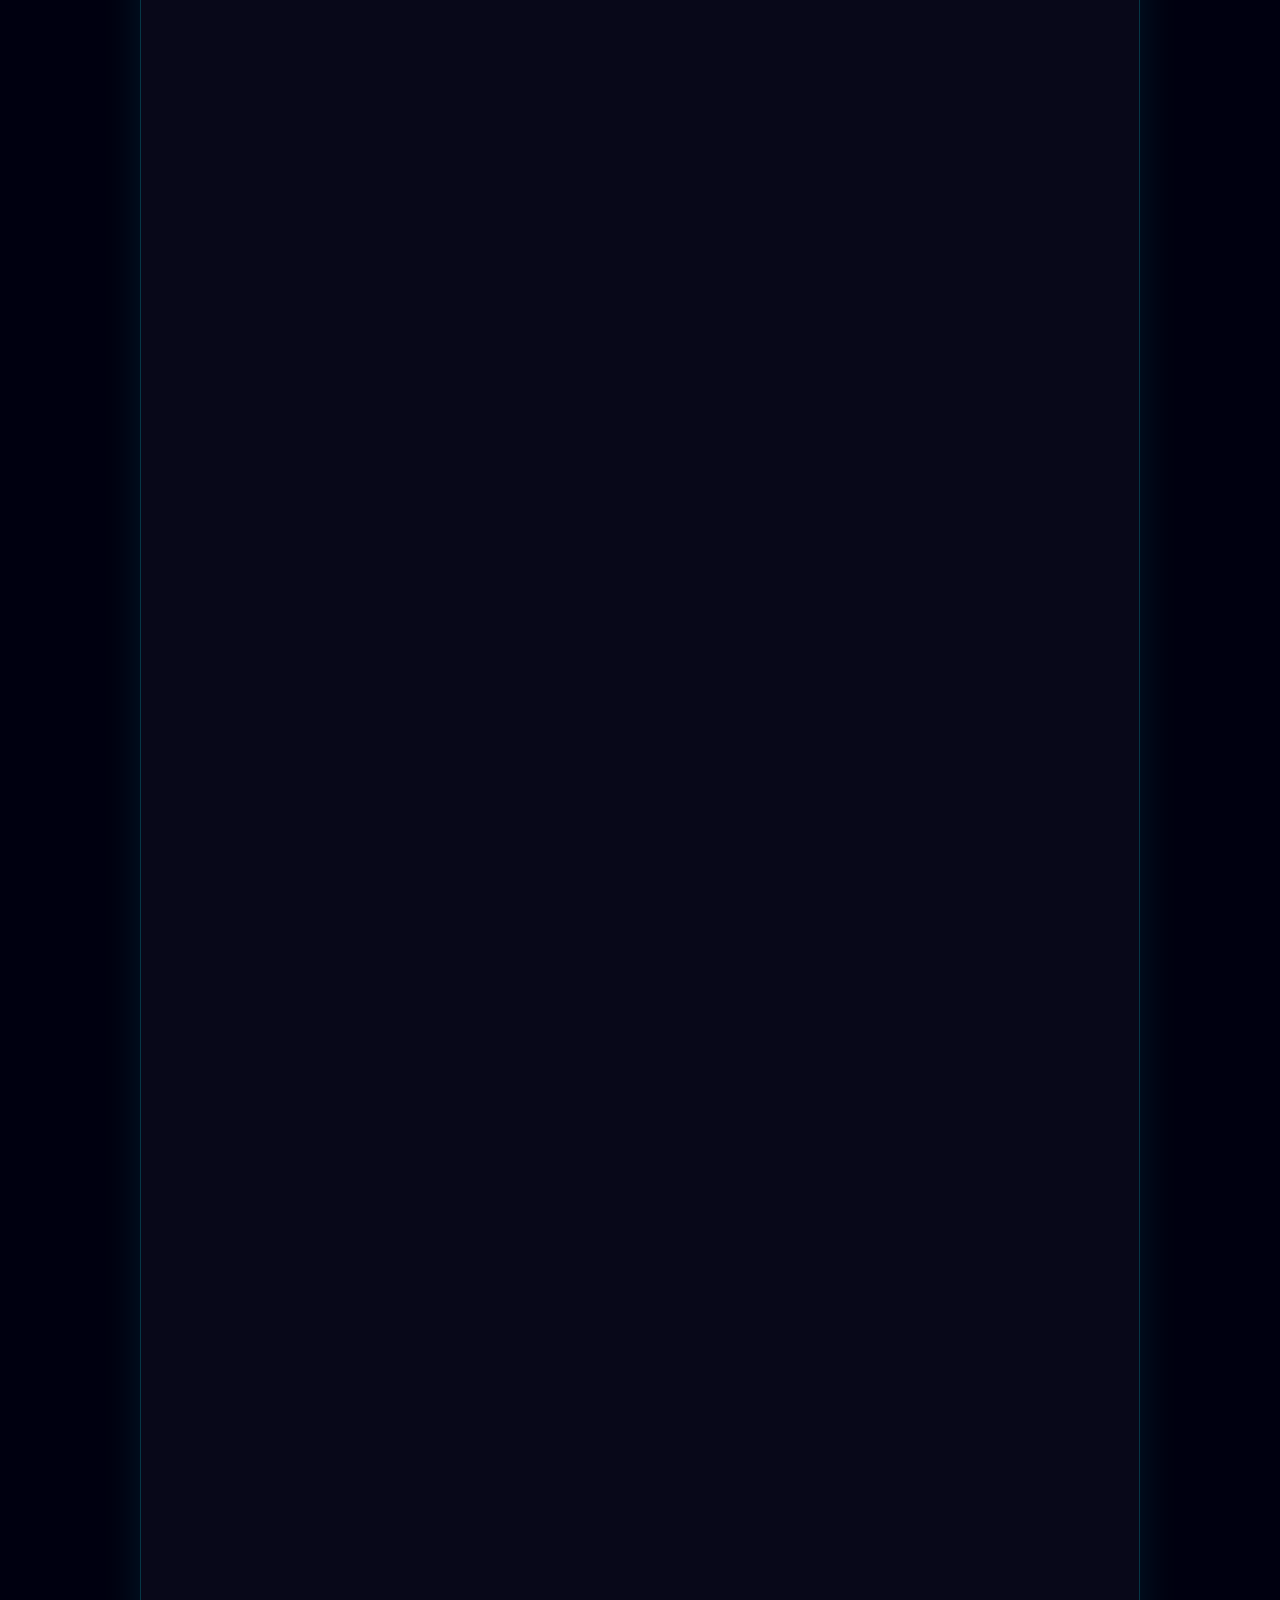
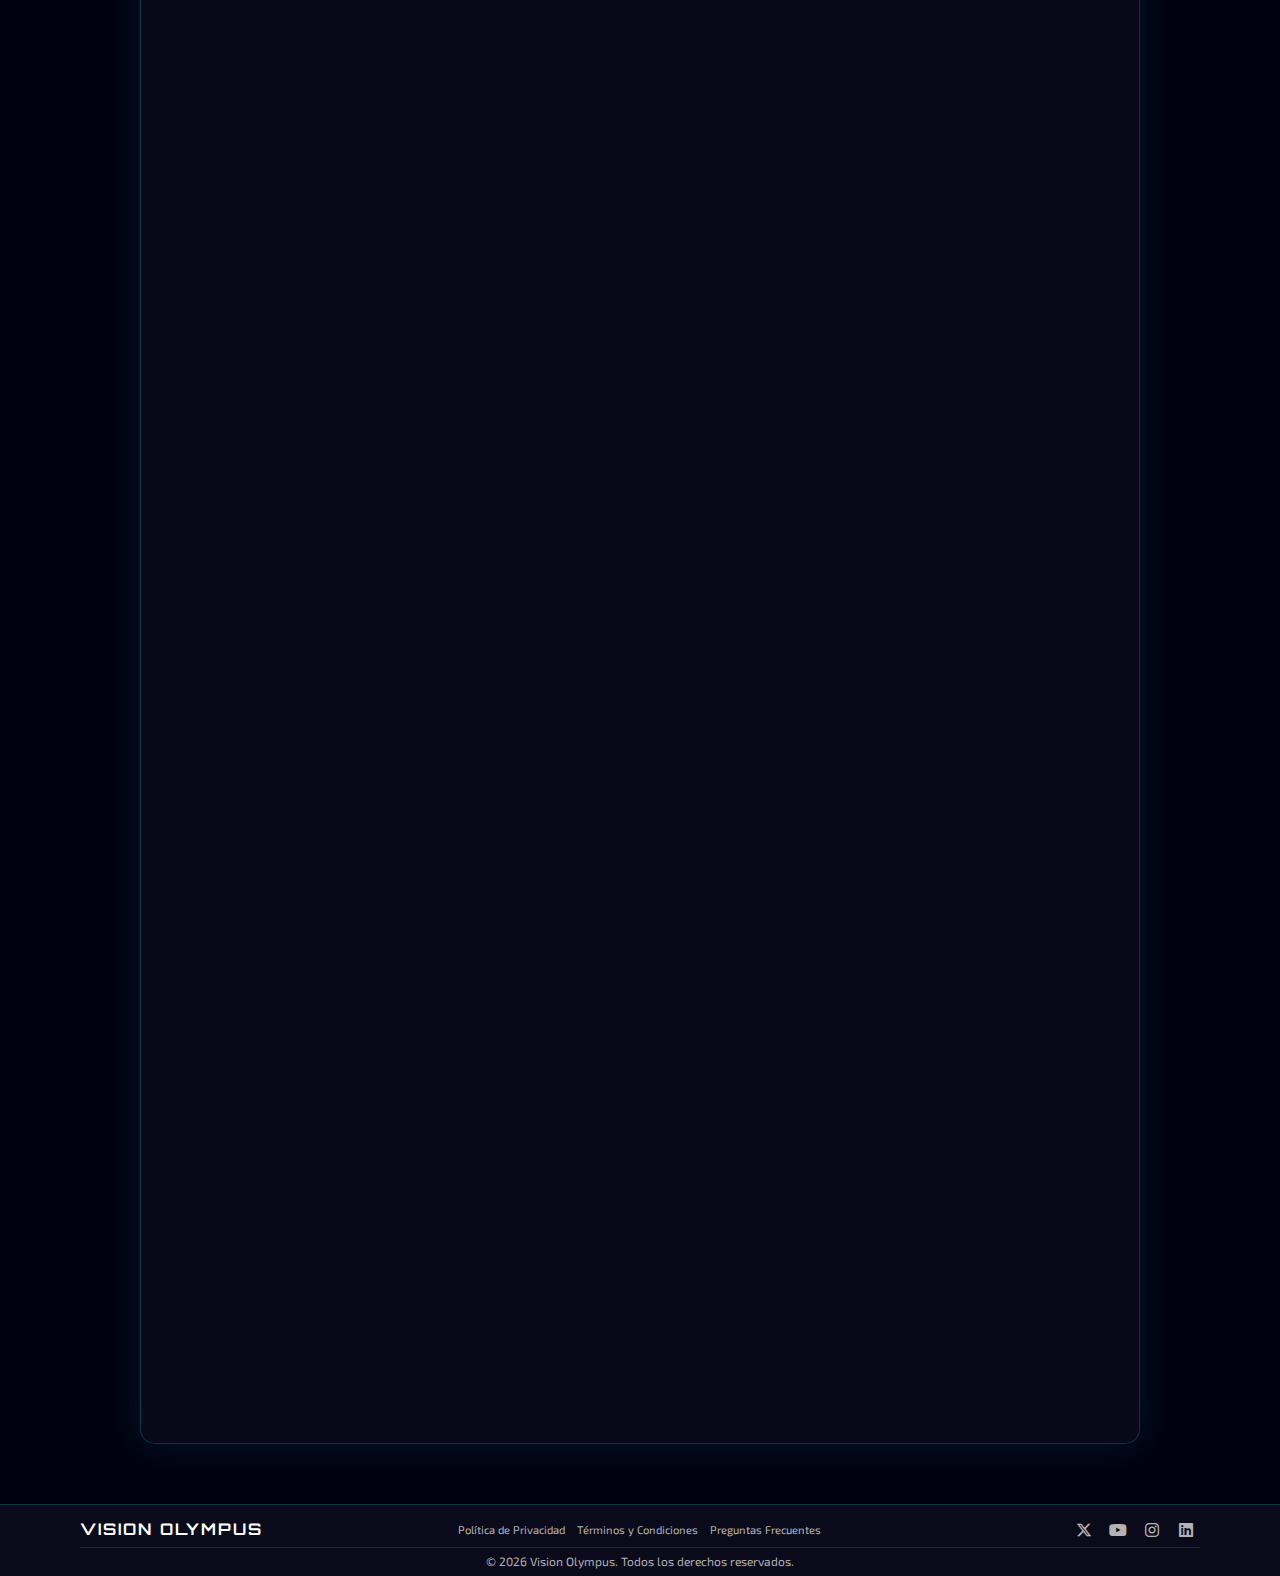
<file: terminos-y-condiciones-ocaso.html>
<!DOCTYPE html>
<html lang="es">
<head>
    <meta charset="UTF-8">
    <meta name="viewport" content="width=device-width, initial-scale=1.0">
    <title>Términos y Condiciones - Ocaso · VISION OLYMPUS</title>
    <link href="https://fonts.googleapis.com/css2?family=Orbitron:wght@400;500;700;900&family=Exo+2:wght@300;400;500;600;700&display=swap" rel="stylesheet">
    <link rel="stylesheet" href="https://cdnjs.cloudflare.com/ajax/libs/font-awesome/6.5.0/css/all.min.css">
    <link rel="stylesheet" href="terminos-y-condiciones-ocaso.css">
</head>
<body>
    <!-- Fondo galáctico -->
    <div class="galaxy-background"></div>
    <div class="starfield"></div>
    <div class="nebula-overlay"></div>
    <div class="particles"></div>
    
    <!-- Barra de progreso -->
    <div class="reading-progress"></div>
    
    <!-- Cabecera - IDÉNTICA A INDEX -->
    <header class="cyber-header">
        <div class="logo-container">
            <h1 class="logo-glitch" data-text="VISION OLYMPUS">VISION OLYMPUS</h1>
        </div>
        <nav class="cyber-nav">
            <a href="index.html" class="nav-link">INICIO</a>
            <a href="tecnologia.html" class="nav-link">TECNOLOGÍA</a>
            <a href="filosofia.html" class="nav-link">FILOSOFÍA</a>
            <a href="comunidad.html" class="nav-link">COMUNIDAD</a>
            <a href="unete.html" class="nav-link">ÚNETE</a>
        </nav>
    </header>

    <!-- Contenido de Términos y Condiciones - Ocaso -->
    <main class="privacy-main">
        <div class="privacy-content">
            <h1 class="privacy-title glitch-text" data-text="TÉRMINOS Y CONDICIONES DE USO · OCASO">TÉRMINOS Y CONDICIONES DE USO · OCASO</h1>
            
            <div class="last-updated">
                <p><strong>Última actualización:</strong> 15 de Marzo, 2026</p>
            </div>

            <!-- Sección 1: INTRODUCCIÓN Y ACEPTACIÓN -->
            <div class="privacy-section">
                <h2>1. INTRODUCCIÓN Y ACEPTACIÓN</h2>
                <p>Bienvenido a <strong>Ocaso</strong>, una plataforma de streaming que ofrece acceso a un amplio catálogo de películas y series a través de internet. Estos Términos y Condiciones regulan el acceso y uso de la aplicación Ocaso (en adelante, "la Aplicación" o "el Servicio"), operada por <strong>VISION OLYMPUS</strong>.</p>
                <p>Al crear una cuenta, acceder o utilizar la Aplicación, usted acepta quedar legalmente vinculado por estos términos, así como por nuestra Política de Privacidad. Si no está de acuerdo con alguna parte de estos términos, deberá abstenerse de utilizar el Servicio.</p>
            </div>

            <!-- Sección 2: INFORMACIÓN DEL PROVEEDOR -->
            <div class="privacy-section">
                <h2>2. INFORMACIÓN DEL PROVEEDOR DEL SERVICIO</h2>
                <div class="contact-info">
                    <p><strong>Denominación:</strong> VISION OLYMPUS</p>
                    <p><strong>Correo electrónico de contacto:</strong> <a href="mailto:cnolympus@gmail.com">cnolympus@gmail.com</a></p>
                    <p><strong>Servicio:</strong> Plataforma de streaming "Ocaso".</p>
                </div>
            </div>

            <!-- Sección 3: ELEGIBILIDAD -->
            <div class="privacy-section">
                <h2>3. ELEGIBILIDAD Y REQUISITOS DE EDAD</h2>
                <p>Para utilizar la Aplicación usted debe:</p>
                <ul>
                    <li>Tener al menos <strong>16 años</strong> de edad. Si es menor de 16 pero mayor de 13, podrá utilizar el Servicio únicamente bajo la supervisión de un padre, madre o tutor legal que acepte estos términos en su nombre.</li>
                    <li>Contar con la capacidad legal suficiente para aceptar estos términos.</li>
                    <li>No residir en un país o región donde el acceso a Ocaso esté prohibido por ley.</li>
                </ul>
                <p>El usuario es responsable de verificar que su uso del Servicio cumple con las leyes locales aplicables.</p>
            </div>

            <!-- Sección 4: CREACIÓN DE CUENTA -->
            <div class="privacy-section">
                <h2>4. CREACIÓN Y SEGURIDAD DE LA CUENTA</h2>
                <p>Para acceder a la mayoría de las funcionalidades de Ocaso es necesario crear una cuenta. Al hacerlo, usted acepta:</p>
                <ul>
                    <li>Proporcionar información veraz, completa y actualizada durante el proceso de registro.</li>
                    <li>Mantener la confidencialidad de sus credenciales de acceso (correo electrónico y contraseña).</li>
                    <li>Ser el único responsable de todas las actividades que ocurran en su cuenta.</li>
                    <li>Notificar inmediatamente a <a href="mailto:cnolympus@gmail.com">cnolympus@gmail.com</a> cualquier uso no autorizado de su cuenta.</li>
                </ul>
                <p>VISION OLYMPUS no será responsable por pérdidas o daños derivados del incumplimiento de esta obligación de seguridad por parte del usuario.</p>
            </div>

            <!-- Sección 5: USO DEL SERVICIO Y LICENCIA -->
            <div class="privacy-section">
                <h2>5. USO DEL SERVICIO Y LICENCIA LIMITADA</h2>
                <p>Ocaso otorga al usuario una licencia limitada, no exclusiva, intransferible y revocable para acceder y reproducir el contenido audiovisual disponible en la plataforma, exclusivamente para su uso personal y no comercial, a través de un dispositivo compatible y sujeto a estos términos.</p>
                <p>El usuario podrá:</p>
                <ul>
                    <li>Explorar el catálogo de películas y series.</li>
                    <li>Reproducir el contenido mediante streaming (no se permite la descarga permanente).</li>
                    <li>Crear y gestionar listas personales de favoritos.</li>
                </ul>
                <p>Queda estrictamente prohibido cualquier uso distinto al aquí autorizado, incluyendo la redistribución, comunicación pública, grabación o reproducción del contenido sin el consentimiento expreso de VISION OLYMPUS o los titulares de los derechos correspondientes.</p>
            </div>

            <!-- Sección 6: SUSCRIPCIONES Y FACTURACIÓN -->
            <div class="privacy-section">
                <h2>6. SUSCRIPCIONES, PLANES Y FACTURACIÓN</h2>
                <p>Ocaso puede ofrecer diferentes modalidades de acceso al contenido, que incluyen:</p>
                <ul>
                    <li><strong>Plan gratuito:</strong> Acceso limitado a una selección de contenido con publicidad ocasional.</li>
                    <li><strong>Planes de suscripción de pago:</strong> Acceso completo o mejorado al catálogo, sin publicidad, mediante el pago de una tarifa periódica (mensual, trimestral o anual).</li>
                </ul>
                <h3>6.1. Procesamiento de pagos</h3>
                <p>Todos los pagos dentro de la Aplicación se procesan exclusivamente a través de <strong>Google Play Billing</strong>, la plataforma de facturación de Google Play. VISION OLYMPUS <strong>no recopila, almacena ni procesa</strong> datos de tarjetas de crédito u otros métodos de pago. La información de pago es gestionada directamente por Google bajo sus propias políticas.</p>
                <h3>6.2. Cancelaciones y reembolsos</h3>
                <p>Las suscripciones se renovarán automáticamente a menos que la cancelación se realice al menos 24 horas antes del final del período vigente. El usuario puede gestionar y cancelar sus suscripciones en cualquier momento desde la configuración de su cuenta de Google Play. No se ofrecerán reembolsos parciales por períodos no utilizados, salvo que la ley aplicable disponga lo contrario. Para solicitar un reembolso, el usuario debe contactar directamente con Google Play, ya que VISION OLYMPUS no tiene facultad para realizarlos.</p>
                <h3>6.3. Pruebas gratuitas</h3>
                <p>En determinados planes, podrán ofrecerse períodos de prueba gratuitos. Al finalizar dicho período, la suscripción se convertirá automáticamente en un plan de pago, a menos que se cancele antes. Se informará al usuario con antelación sobre el cargo y la forma de cancelación.</p>
            </div>

            <!-- Sección 7: PROPIEDAD INTELECTUAL -->
            <div class="privacy-section">
                <h2>7. PROPIEDAD INTELECTUAL Y DERECHOS DE CONTENIDO</h2>
                <p>Todo el contenido disponible en Ocaso, incluyendo pero no limitado a películas, series, imágenes, logotipos, diseños de interfaz, texto, gráficos y software, está protegido por leyes de propiedad intelectual y derechos de autor. Dicho contenido es propiedad de VISION OLYMPUS o de sus respectivos licenciantes y proveedores de contenido.</p>
                <p>Queda expresamente prohibido:</p>
                <ul>
                    <li>Copiar, modificar, distribuir, vender, alquilar o explotar comercialmente cualquier parte del contenido sin autorización por escrito.</li>
                    <li>Eludir, desactivar o interferir con las medidas tecnológicas de protección implementadas en la Aplicación.</li>
                    <li>Utilizar herramientas automatizadas (robots, spiders, etc.) para acceder, extraer o copiar contenido.</li>
                </ul>
            </div>

            <!-- Sección 8: USO PROHIBIDO -->
            <div class="privacy-section">
                <h2>8. USO PROHIBIDO Y CONDUCTA DEL USUARIO</h2>
                <p>El usuario se compromete a no realizar las siguientes actividades:</p>
                <ul>
                    <li>Intentar acceder de forma no autorizada a sistemas, servidores o cuentas de otros usuarios.</li>
                    <li>Interferir con el funcionamiento del Servicio, incluyendo la introducción de virus, malware o cualquier otra tecnología dañina.</li>
                    <li>Utilizar la Aplicación para transmitir contenido ilegal, difamatorio, obsceno o que infrinja derechos de terceros.</li>
                    <li>Realizar ingeniería inversa, descompilar o desensamblar la Aplicación o sus componentes.</li>
                </ul>
                <p>El incumplimiento de estas prohibiciones puede dar lugar a la suspensión inmediata de la cuenta y, en su caso, a acciones legales.</p>
            </div>

            <!-- Sección 9: SUSPENSIÓN Y TERMINACIÓN -->
            <div class="privacy-section">
                <h2>9. SUSPENSIÓN Y TERMINACIÓN DE CUENTAS</h2>
                <p>VISION OLYMPUS se reserva el derecho de suspender o cancelar el acceso de un usuario al Servicio, sin previo aviso, en los siguientes casos:</p>
                <ul>
                    <li>Incumplimiento de cualquiera de estos Términos y Condiciones.</li>
                    <li>Actividad fraudulenta o ilegal relacionada con la cuenta.</li>
                    <li>Uso indebido del Servicio que pueda perjudicar a otros usuarios o a la plataforma.</li>
                </ul>
                <p>El usuario podrá cancelar su cuenta en cualquier momento desde la configuración de la Aplicación. La terminación no eximirá al usuario de pagar los cargos pendientes hasta la fecha de cancelación.</p>
            </div>

            <!-- Sección 10: DISPONIBILIDAD DEL SERVICIO -->
            <div class="privacy-section">
                <h2>10. DISPONIBILIDAD DEL SERVICIO Y MODIFICACIONES</h2>
                <p>Ocaso se esfuerza por ofrecer un servicio continuo y de calidad. Sin embargo, no se garantiza la disponibilidad permanente del Servicio, pudiendo producirse interrupciones temporales debidas a mantenimiento, actualizaciones, fallos técnicos o causas ajenas a nuestro control.</p>
                <p>VISION OLYMPUS podrá modificar, actualizar o suspender el Servicio (o parte de él) en cualquier momento, con o sin previo aviso, sin que ello genere derecho a compensación alguna para el usuario, salvo que la ley disponga lo contrario.</p>
            </div>

            <!-- Sección 11: LIMITACIÓN DE RESPONSABILIDAD -->
            <div class="privacy-section">
                <h2>11. LIMITACIÓN DE RESPONSABILIDAD</h2>
                <p>En la máxima medida permitida por la ley aplicable, VISION OLYMPUS no será responsable por:</p>
                <ul>
                    <li>Daños indirectos, incidentales, especiales o consecuentes derivados del uso o la imposibilidad de uso del Servicio.</li>
                    <li>Pérdida de datos, ingresos, negocio o reputación.</li>
                    <li>Fallos en dispositivos o conexiones de internet del usuario.</li>
                </ul>
                <p>El usuario acepta que el uso del Servicio es bajo su propia responsabilidad y que el contenido se proporciona "tal cual" y "según disponibilidad".</p>
            </div>

            <!-- Sección 12: PRIVACIDAD -->
            <div class="privacy-section">
                <h2>12. PRIVACIDAD Y PROTECCIÓN DE DATOS</h2>
                <p>El tratamiento de los datos personales de los usuarios se rige por nuestra <a href="politica-de-privacidad-ocaso.html">Política de Privacidad</a>, que forma parte integrante de estos Términos y Condiciones. Le recomendamos leerla detenidamente para entender cómo recopilamos, utilizamos y protegemos su información.</p>
            </div>

            <!-- Sección 13: CAMBIOS EN LOS TÉRMINOS -->
            <div class="privacy-section">
                <h2>13. CAMBIOS EN LOS TÉRMINOS Y CONDICIONES</h2>
                <p>VISION OLYMPUS podrá actualizar estos Términos y Condiciones en cualquier momento. Cuando se realicen cambios significativos, se notificará a los usuarios mediante un aviso en la Aplicación o a través del correo electrónico asociado a la cuenta. La versión actualizada estará siempre disponible en esta página, con la fecha de "Última actualización" en la parte superior.</p>
                <p>El uso continuado del Servicio después de la publicación de los cambios constituye la aceptación de los nuevos términos. Si no está de acuerdo, deberá dejar de utilizar la Aplicación y cancelar su cuenta.</p>
            </div>

            <!-- Sección 14: LEY APLICABLE -->
            <div class="privacy-section">
                <h2>14. LEY APLICABLE Y JURISDICCIÓN</h2>
                <p>Estos Términos y Condiciones se regirán e interpretarán de acuerdo con las leyes del país donde VISION OLYMPUS tiene su sede, sin perjuicio de las normas imperativas de protección de datos que puedan aplicar al usuario en su lugar de residencia.</p>
                <p>Para cualquier controversia derivada del uso del Servicio, las partes se someten a los juzgados y tribunales de dicha jurisdicción, renunciando expresamente a cualquier otro fuero que pudiera corresponderles.</p>
            </div>

            <!-- Sección 15: CONTACTO -->
            <div class="privacy-section">
                <h2>15. CONTACTO</h2>
                <p>Si tiene alguna pregunta, duda o sugerencia sobre estos Términos y Condiciones, puede ponerse en contacto con nosotros a través del siguiente correo electrónico:</p>
                <div class="contact-info">
                    <p><strong><a href="mailto:cnolympus@gmail.com">cnolympus@gmail.com</a></strong></p>
                </div>
                <p>Le responderemos a la mayor brevedad posible.</p>
            </div>
        </div>
    </main>

    <!-- Footer - IDÉNTICO A INDEX -->
    <footer class="tech-footer">
        <div class="footer-container">
            <div class="footer-content">
                <div class="footer-logo">
                    <h3 class="logo-glitch" data-text="VISION OLYMPUS">VISION OLYMPUS</h3>
                </div>
                <div class="footer-links">
                    <a href="politica-de-privacidad-ocaso.html" class="footer-link">Política de Privacidad</a>
                    <a href="terminos-y-condiciones-ocaso.html" class="footer-link">Términos y Condiciones</a>
                    <a href="preguntas-frecuentes.html" class="footer-link">Preguntas Frecuentes</a>
                </div>
                <div class="footer-social">
                    <a href="#" class="social-link"><i class="fab fa-x-twitter"></i></a>
                    <a href="#" class="social-link"><i class="fab fa-youtube"></i></a>
                    <a href="#" class="social-link"><i class="fab fa-instagram"></i></a>
                    <a href="#" class="social-link"><i class="fab fa-linkedin"></i></a>
                </div>
            </div>
            <div class="footer-copyright">
                <p>&copy; 2026 Vision Olympus. Todos los derechos reservados.</p>
            </div>
        </div>
    </footer>

    <!-- Botón Volver al Inicio -->
    <button class="back-to-top" aria-label="Volver al inicio" title="Volver al inicio">
        <i class="fas fa-chevron-up"></i>
    </button>

    <script src="terminos-y-condiciones-ocaso.js"></script>
</body>
</html>
</file>
<file: index.css>
/* ARCHIVO: index.css (COMPLETO - CON HERO LIGERAMENTE MÁS GRANDE) */

/* Reset y configuración base */
* {
    margin: 0;
    padding: 0;
    box-sizing: border-box;
}

:root {
    --deep-space: #000010;
    --cosmic-purple: #1a0033;
    --nebula-blue: #001122;
    --stellar-white: #ffffff;
    --quantum-blue: #00f3ff;
    --pulsar-pink: #ff00ff;
    --nova-green: #00ff00;
    --supernova-yellow: #ffff00;
    --galactic-purple: #9d00ff;
    --dark-matter: #0a0a1a;
    --text-glow: rgba(255, 255, 255, 0.9);
    --energy-wave: rgba(0, 243, 255, 0.15);
    --hologram-field: rgba(157, 0, 255, 0.1);
    --laser-beam: rgba(255, 0, 255, 0.3);
}

body {
    font-family: 'Exo 2', sans-serif;
    background-color: var(--deep-space);
    color: var(--stellar-white);
    overflow-x: hidden;
    line-height: 1.6;
    min-height: 100vh;
    cursor: default;
}

/* Fondo galáctico */
.galaxy-background {
    position: fixed;
    top: 0;
    left: 0;
    width: 100%;
    height: 100%;
    background: 
        radial-gradient(circle at 20% 30%, var(--cosmic-purple) 0%, transparent 50%),
        radial-gradient(circle at 80% 70%, var(--nebula-blue) 0%, transparent 50%),
        linear-gradient(45deg, var(--deep-space) 0%, var(--dark-matter) 100%);
    z-index: -4;
    pointer-events: none;
}

.starfield {
    position: fixed;
    top: 0;
    left: 0;
    width: 100%;
    height: 100%;
    background-image: 
        radial-gradient(2px 2px at 20% 30%, #fff, transparent),
        radial-gradient(2px 2px at 40% 70%, #fff, transparent),
        radial-gradient(1px 1px at 60% 20%, #fff, transparent),
        radial-gradient(1px 1px at 80% 50%, #fff, transparent),
        radial-gradient(2px 2px at 30% 80%, #fff, transparent);
    background-size: 200px 200px, 300px 300px, 400px 400px, 500px 500px, 600px 600px;
    animation: star-twinkle 8s infinite alternate;
    z-index: -3;
    pointer-events: none;
    opacity: 0.7;
}

@keyframes star-twinkle {
    0%, 100% { opacity: 0.5; }
    50% { opacity: 1; }
}

.nebula-overlay {
    position: fixed;
    top: 0;
    left: 0;
    width: 100%;
    height: 100%;
    background: 
        radial-gradient(circle at 30% 40%, rgba(0, 243, 255, 0.1) 0%, transparent 40%),
        radial-gradient(circle at 70% 60%, rgba(255, 0, 255, 0.08) 0%, transparent 40%),
        radial-gradient(circle at 50% 20%, rgba(0, 255, 0, 0.05) 0%, transparent 40%);
    z-index: -2;
    pointer-events: none;
    opacity: 0.6;
    mix-blend-mode: screen;
}

/* Partículas */
.particles {
    position: fixed;
    top: 0;
    left: 0;
    width: 100%;
    height: 100%;
    pointer-events: none;
    z-index: -1;
}

.particle {
    position: absolute;
    border-radius: 50%;
    opacity: 0.8;
    animation: cosmic-float linear infinite;
}

@keyframes cosmic-float {
    0% { transform: translateY(100vh) translateX(0) rotate(0deg); }
    100% { transform: translateY(-100px) translateX(20px) rotate(180deg); }
}

/* Barra de progreso */
.reading-progress {
    position: fixed;
    top: 0;
    left: 0;
    width: 0%;
    height: 2px;
    background: linear-gradient(90deg, var(--quantum-blue), var(--pulsar-pink));
    z-index: 1000;
    transition: width 0.1s;
    box-shadow: 0 0 10px var(--quantum-blue);
}

/* CABECERA */
.cyber-header {
    display: flex;
    justify-content: space-between;
    align-items: center;
    padding: 15px 40px;
    background-color: transparent;
    position: fixed;
    top: 0;
    left: 0;
    right: 0;
    z-index: 100;
    backdrop-filter: blur(10px);
    transition: all 0.4s;
    border-bottom: 1px solid transparent;
}

.cyber-header.scrolled {
    background-color: rgba(10, 10, 26, 0.9);
    padding: 12px 40px;
    border-bottom: 1px solid rgba(0, 243, 255, 0.2);
}

.logo-container h1 {
    font-family: 'Orbitron', sans-serif;
    font-weight: 700;
    font-size: 1.1rem;
    color: var(--stellar-white);
    text-transform: uppercase;
    letter-spacing: 3px;
}

.logo-glitch {
    position: relative;
    display: inline-block;
}

.logo-glitch::before,
.logo-glitch::after {
    content: attr(data-text);
    position: absolute;
    top: 0;
    left: 0;
    width: 100%;
    height: 100%;
}

.logo-glitch::before {
    left: 1px;
    text-shadow: -1px 0 var(--pulsar-pink);
    clip: rect(44px, 450px, 56px, 0);
    animation: glitch-anim 5s infinite linear alternate-reverse;
}

.logo-glitch::after {
    left: -1px;
    text-shadow: -1px 0 var(--quantum-blue);
    clip: rect(44px, 450px, 56px, 0);
    animation: glitch-anim2 5s infinite linear alternate-reverse;
}

.cyber-nav {
    display: flex;
    gap: 20px;
}

.nav-link {
    color: var(--stellar-white);
    text-decoration: none;
    font-weight: 500;
    text-transform: uppercase;
    letter-spacing: 1.2px;
    position: relative;
    padding: 6px 0;
    transition: all 0.3s;
    font-size: 0.75rem;
    opacity: 0.7;
}

.nav-link:hover {
    color: var(--quantum-blue);
    opacity: 1;
}

.nav-link::after {
    content: '';
    position: absolute;
    bottom: 0;
    left: 0;
    width: 0;
    height: 1px;
    background: var(--quantum-blue);
    transition: width 0.3s;
}

.nav-link:hover::after {
    width: 100%;
}

.nav-link.active {
    color: var(--quantum-blue);
    opacity: 1;
}

.nav-link.active::after {
    width: 100%;
}

/* Animaciones de glitch completas */
@keyframes glitch-anim {
    0% { clip: rect(42px, 9999px, 44px, 0); }
    5% { clip: rect(12px, 9999px, 59px, 0); }
    10% { clip: rect(48px, 9999px, 29px, 0); }
    15% { clip: rect(42px, 9999px, 73px, 0); }
    20% { clip: rect(63px, 9999px, 27px, 0); }
    25% { clip: rect(34px, 9999px, 55px, 0); }
    30% { clip: rect(86px, 9999px, 73px, 0); }
    35% { clip: rect(20px, 9999px, 20px, 0); }
    40% { clip: rect(26px, 9999px, 60px, 0); }
    45% { clip: rect(25px, 9999px, 66px, 0); }
    50% { clip: rect(57px, 9999px, 98px, 0); }
    55% { clip: rect(5px, 9999px, 46px, 0); }
    60% { clip: rect(82px, 9999px, 31px, 0); }
    65% { clip: rect(54px, 9999px, 27px, 0); }
    70% { clip: rect(28px, 9999px, 99px, 0); }
    75% { clip: rect(45px, 9999px, 69px, 0); }
    80% { clip: rect(23px, 9999px, 85px, 0); }
    85% { clip: rect(54px, 9999px, 84px, 0); }
    90% { clip: rect(45px, 9999px, 47px, 0); }
    95% { clip: rect(37px, 9999px, 20px, 0); }
    100% { clip: rect(4px, 9999px, 91px, 0); }
}

@keyframes glitch-anim2 {
    0% { clip: rect(65px, 9999px, 100px, 0); }
    5% { clip: rect(52px, 9999px, 74px, 0); }
    10% { clip: rect(79px, 9999px, 85px, 0); }
    15% { clip: rect(75px, 9999px, 5px, 0); }
    20% { clip: rect(67px, 9999px, 61px, 0); }
    25% { clip: rect(14px, 9999px, 79px, 0); }
    30% { clip: rect(1px, 9999px, 66px, 0); }
    35% { clip: rect(86px, 9999px, 30px, 0); }
    40% { clip: rect(23px, 9999px, 98px, 0); }
    45% { clip: rect(85px, 9999px, 72px, 0); }
    50% { clip: rect(71px, 9999px, 75px, 0); }
    55% { clip: rect(2px, 9999px, 48px, 0); }
    60% { clip: rect(30px, 9999px, 16px, 0); }
    65% { clip: rect(59px, 9999px, 50px, 0); }
    70% { clip: rect(41px, 9999px, 62px, 0); }
    75% { clip: rect(2px, 9999px, 82px, 0); }
    80% { clip: rect(47px, 9999px, 73px, 0); }
    85% { clip: rect(3px, 9999px, 27px, 0); }
    90% { clip: rect(26px, 9999px, 55px, 0); }
    95% { clip: rect(42px, 9999px, 97px, 0); }
    100% { clip: rect(38px, 9999px, 49px, 0); }
}

/* Contenedor principal */
.container {
    max-width: 1200px;
    margin: 0 auto;
    padding: 0 40px;
}

/* Secciones generales */
section {
    padding: 15px 0;
    position: relative;
}

.section-title {
    font-family: 'Orbitron', sans-serif;
    font-size: 1.1rem;
    text-align: center;
    margin-bottom: 8px;
    text-transform: uppercase;
    letter-spacing: 1.5px;
    position: relative;
}

.glitch-text {
    position: relative;
    display: inline-block;
}

.glitch-text::before,
.glitch-text::after {
    content: attr(data-text);
    position: absolute;
    top: 0;
    left: 0;
    width: 100%;
    height: 100%;
}

.glitch-text::before {
    left: 2px;
    text-shadow: -2px 0 var(--pulsar-pink);
    animation: glitch-anim 3s infinite linear alternate-reverse;
}

.glitch-text::after {
    left: -2px;
    text-shadow: -2px 0 var(--quantum-blue);
    animation: glitch-anim2 3s infinite linear alternate-reverse;
}

.section-subtitle {
    text-align: center;
    font-size: 0.7rem;
    margin-bottom: 15px;
    color: #cccccc;
    max-width: 800px;
    margin-left: auto;
    margin-right: auto;
}

.cyber-paragraph {
    font-size: 0.75rem;
    margin-bottom: 10px;
    line-height: 1.5;
}

.highlight {
    color: var(--quantum-blue);
    font-weight: 600;
}

/* ========== HERO (ligeramente más grande) ========== */
.hero-section {
    min-height: 95vh;  /* Aumentado de 90vh a 95vh para ocupar más pantalla */
    display: flex;
    align-items: center;
    padding: 100px 0 60px;
    position: relative;
    overflow: hidden;
}

.hero-orbit {
    position: absolute;
    top: 50%;
    left: 50%;
    transform: translate(-50%, -50%);
    width: 80vmin;
    height: 80vmin;
    z-index: -1;
    pointer-events: none;
    opacity: 0;
    animation: orbit-appear 2s ease-out forwards;
}

.orbit-ring {
    position: absolute;
    border: 1px solid rgba(0, 243, 255, 0.3);
    border-radius: 50%;
    top: 50%;
    left: 50%;
    transform: translate(-50%, -50%);
    animation: orbit-rotate linear infinite;
    opacity: 0;
}

.ring-1 { width: 60vmin; height: 60vmin; animation-duration: 40s; animation-delay: 0.5s; }
.ring-2 { width: 40vmin; height: 40vmin; animation-duration: 30s; animation-direction: reverse; animation-delay: 0.8s; }
.ring-3 { width: 20vmin; height: 20vmin; animation-duration: 20s; animation-delay: 1.1s; }

.core-globe {
    position: absolute;
    top: 50%;
    left: 50%;
    transform: translate(-50%, -50%);
    width: 10vmin;
    height: 10vmin;
    background: radial-gradient(circle, var(--quantum-blue), transparent 70%);
    border-radius: 50%;
    box-shadow: 0 0 40px var(--quantum-blue);
    animation: core-pulse 4s infinite alternate, core-appear 1.5s ease-out forwards;
    opacity: 0;
    transform: translate(-50%, -50%) scale(0);
}

@keyframes orbit-appear {
    0% { opacity: 0; transform: translate(-50%, -50%) scale(0.8); }
    100% { opacity: 0.7; transform: translate(-50%, -50%) scale(1); }
}

@keyframes core-appear {
    0% { opacity: 0; transform: translate(-50%, -50%) scale(0); }
    70% { opacity: 0.8; transform: translate(-50%, -50%) scale(1.1); }
    100% { opacity: 1; transform: translate(-50%, -50%) scale(1); }
}

@keyframes orbit-rotate {
    0% { transform: translate(-50%, -50%) rotate(0deg); opacity: 1; }
    100% { transform: translate(-50%, -50%) rotate(360deg); opacity: 1; }
}

@keyframes core-pulse {
    0% { box-shadow: 0 0 20px var(--quantum-blue); transform: translate(-50%, -50%) scale(1); }
    100% { box-shadow: 0 0 60px var(--quantum-blue), 0 0 100px var(--pulsar-pink); transform: translate(-50%, -50%) scale(1.1); }
}

.hero-content {
    text-align: center;
    max-width: 900px;
    margin: 0 auto;
    position: relative;
    z-index: 2;
    opacity: 0;
    animation: hero-content-appear 1.5s ease-out 0.5s forwards;
}

@keyframes hero-content-appear {
    0% { opacity: 0; transform: translateY(30px); }
    100% { opacity: 1; transform: translateY(0); }
}

.hero-text {
    display: flex;
    flex-direction: column;
    align-items: center;
    gap: 15px;
}

.hero-badge {
    background: linear-gradient(135deg, var(--quantum-blue), var(--pulsar-pink));
    color: var(--deep-space);
    padding: 6px 12px;
    border-radius: 20px;
    font-family: 'Orbitron', sans-serif;
    font-size: 0.65rem;
    font-weight: 700;
    text-transform: uppercase;
    letter-spacing: 1px;
    display: inline-block;
    width: fit-content;
    box-shadow: 0 0 15px rgba(0, 243, 255, 0.5);
    opacity: 0;
    animation: badge-appear 1s ease-out 0.8s forwards;
}

@keyframes badge-appear {
    0% { opacity: 0; transform: translateY(20px) scale(0.8); }
    100% { opacity: 1; transform: translateY(0) scale(1); }
}

.hero-title {
    font-family: 'Orbitron', sans-serif;
    font-size: 2.8rem;
    font-weight: 900;
    line-height: 1.1;
    color: var(--stellar-white);
    text-transform: uppercase;
    margin-bottom: 10px;
    opacity: 0;
    animation: title-appear 1.2s ease-out 0.8s forwards;
}

@keyframes title-appear {
    0% { opacity: 0; transform: translateY(40px); text-shadow: 0 0 20px transparent; }
    100% { opacity: 1; transform: translateY(0); text-shadow: 0 0 20px rgba(0, 243, 255, 0.3); }
}

.title-accent {
    background: linear-gradient(135deg, var(--quantum-blue), var(--pulsar-pink));
    -webkit-background-clip: text;
    -webkit-text-fill-color: transparent;
    background-clip: text;
    display: inline-block;
    animation: accent-glow 3s infinite alternate;
}

@keyframes accent-glow {
    0% { filter: drop-shadow(0 0 5px rgba(0, 243, 255, 0.5)); }
    100% { filter: drop-shadow(0 0 15px rgba(255, 0, 255, 0.7)); }
}

.hero-subtitle {
    font-family: 'Orbitron', sans-serif;
    font-size: 1rem;
    color: var(--quantum-blue);
    text-transform: uppercase;
    letter-spacing: 2px;
    margin-bottom: 20px;
    opacity: 0;
    animation: subtitle-appear 1s ease-out 1.2s forwards;
}

@keyframes subtitle-appear {
    0% { opacity: 0; transform: translateY(20px); }
    100% { opacity: 1; transform: translateY(0); }
}

.hero-description p {
    font-size: 0.85rem;
    line-height: 1.5;
    color: rgba(255, 255, 255, 0.9);
    opacity: 0;
    animation: description-appear 1s ease-out 1.5s forwards;
}

@keyframes description-appear {
    0% { opacity: 0; transform: translateY(20px); }
    100% { opacity: 1; transform: translateY(0); }
}

.hero-cta-compact {
    margin-top: 25px;
    opacity: 0;
    animation: cta-appear 1s ease-out 1.8s forwards;
}

@keyframes cta-appear {
    0% { opacity: 0; transform: translateY(20px); }
    100% { opacity: 1; transform: translateY(0); }
}

.hero-cta-compact .cta-buttons {
    display: flex;
    gap: 12px;
    justify-content: center;
    flex-wrap: wrap;
}

/* ========== SECCIÓN CONTRASTE ========== */
.contrast-section {
    background: rgba(10, 10, 26, 0.3);
    padding: 20px 0;
}

.contrast-grid {
    display: grid;
    grid-template-columns: 1fr 1fr;
    gap: 15px;
    margin-top: 10px;
}

.contrast-card {
    background: rgba(20, 20, 40, 0.4);
    border: 1px solid rgba(255, 255, 255, 0.1);
    border-radius: 8px;
    padding: 20px 15px;
    transition: all 0.3s ease;
    position: relative;
    overflow: hidden;
}

.contrast-card:hover {
    transform: translateY(-3px);
    border-color: var(--quantum-blue);
    box-shadow: 0 8px 15px rgba(0, 243, 255, 0.2);
}

.contrast-card::before {
    content: '';
    position: absolute;
    top: 0;
    left: 0;
    width: 100%;
    height: 2px;
    background: linear-gradient(90deg, var(--quantum-blue), var(--pulsar-pink));
    transform: scaleX(0);
    transition: transform 0.3s ease;
}

.contrast-card:hover::before {
    transform: scaleX(1);
}

.contrast-icon {
    text-align: center;
    font-size: 2rem;
    margin-bottom: 10px;
    color: var(--quantum-blue);
}

.world-today .contrast-icon {
    color: var(--pulsar-pink);
}

.contrast-card h3 {
    font-family: 'Orbitron', sans-serif;
    font-size: 0.9rem;
    text-align: center;
    margin-bottom: 12px;
    color: var(--stellar-white);
    text-transform: uppercase;
    letter-spacing: 0.8px;
}

.contrast-list {
    list-style: none;
    padding: 0;
}

.contrast-list li {
    font-size: 0.7rem;
    margin-bottom: 8px;
    display: flex;
    align-items: center;
    gap: 6px;
    color: #cccccc;
}

.contrast-list i {
    font-size: 0.8rem;
    width: 18px;
    text-align: center;
}

.world-today .contrast-list i {
    color: var(--pulsar-pink);
}

.olympus-vision .contrast-list i {
    color: var(--nova-green);
}

/* ========== DECLARACIÓN DE VISIÓN ========== */
.vision-statement-section {
    padding: 15px 0;
}

.vision-card {
    background: rgba(20, 20, 40, 0.5);
    border: 1px solid rgba(255, 255, 255, 0.1);
    border-radius: 12px;
    padding: 25px 20px;
    text-align: center;
    border-left: 3px solid var(--quantum-blue);
}

.vision-quote {
    font-size: 0.9rem;
    line-height: 1.5;
    font-style: italic;
    color: #ffffff;
    max-width: 700px;
    margin: 0 auto 10px;
}

.vision-author {
    font-size: 0.7rem;
    color: var(--quantum-blue);
    font-weight: 600;
    letter-spacing: 0.5px;
}

/* ========== SECCIÓN APPS ========== */
.apps-section {
    background: rgba(10, 10, 26, 0.3);
    padding: 20px 0;
}

.apps-grid {
    display: grid;
    grid-template-columns: repeat(2, 1fr);
    gap: 15px;
    margin-top: 15px;
}

.app-card {
    background: rgba(20, 20, 40, 0.4);
    border: 1px solid rgba(255, 255, 255, 0.1);
    border-radius: 8px;
    padding: 18px 12px;
    transition: all 0.3s ease;
    text-align: center;
}

.app-card:hover {
    transform: translateY(-3px);
    border-color: var(--quantum-blue);
    box-shadow: 0 8px 15px rgba(0, 243, 255, 0.2);
}

.app-icon {
    font-size: 1.8rem;
    color: var(--quantum-blue);
    margin-bottom: 8px;
}

.app-card h3 {
    font-family: 'Orbitron', sans-serif;
    font-size: 0.9rem;
    margin-bottom: 6px;
    color: var(--stellar-white);
    text-transform: uppercase;
    letter-spacing: 0.8px;
}

.app-card p {
    font-size: 0.7rem;
    line-height: 1.4;
    color: #cccccc;
}

/* ========== SECCIÓN PARA USUARIOS ========== */
.join-section {
    padding: 20px 0;
}

.join-grid {
    display: grid;
    grid-template-columns: repeat(2, 1fr);
    gap: 15px;
    margin-top: 15px;
}

.join-item {
    background: rgba(20, 20, 40, 0.4);
    border: 1px solid rgba(255, 255, 255, 0.1);
    border-radius: 8px;
    padding: 18px 12px;
    transition: all 0.3s ease;
    text-align: center;
}

.join-item:hover {
    transform: translateY(-3px);
    border-color: var(--nova-green);
    box-shadow: 0 8px 15px rgba(0, 255, 0, 0.2);
}

.join-icon {
    font-size: 1.6rem;
    color: var(--nova-green);
    margin-bottom: 8px;
}

.join-item h4 {
    font-family: 'Orbitron', sans-serif;
    font-size: 0.8rem;
    margin-bottom: 6px;
    color: var(--stellar-white);
    text-transform: uppercase;
    letter-spacing: 0.6px;
}

.join-item p {
    font-size: 0.7rem;
    line-height: 1.4;
    color: #cccccc;
}

/* ========== CTA FINAL ========== */
.final-cta-simplified {
    text-align: center;
    margin-top: 25px;
    padding: 20px 0;
}

.final-cta-simplified h3 {
    font-family: 'Orbitron', sans-serif;
    font-size: 1.3rem;
    margin-bottom: 10px;
    color: var(--stellar-white);
    text-transform: uppercase;
    letter-spacing: 1.2px;
}

.final-cta-simplified .section-subtitle {
    font-size: 0.8rem;
    margin-bottom: 20px;
    color: #cccccc;
}

.final-cta-buttons {
    display: flex;
    justify-content: center;
    gap: 12px;
    flex-wrap: wrap;
    margin-bottom: 15px;
}

.cta-note {
    font-size: 0.65rem;
    color: var(--quantum-blue);
    font-style: italic;
}

/* Botones CTA */
.cta-button {
    padding: 10px 16px;
    font-family: 'Orbitron', sans-serif;
    font-size: 0.7rem;
    text-transform: uppercase;
    letter-spacing: 0.7px;
    border: none;
    border-radius: 6px;
    cursor: pointer;
    transition: all 0.3s;
    font-weight: bold;
    text-decoration: none;
    display: inline-flex;
    align-items: center;
    gap: 6px;
    position: relative;
    overflow: hidden;
}

.cta-button.primary {
    background: linear-gradient(135deg, var(--quantum-blue), var(--pulsar-pink));
    color: var(--deep-space);
    z-index: 1;
}

.cta-button.primary::before {
    content: '';
    position: absolute;
    top: 0;
    left: -100%;
    width: 100%;
    height: 100%;
    background: linear-gradient(135deg, var(--pulsar-pink), var(--quantum-blue));
    transition: left 0.4s ease;
    z-index: -1;
}

.cta-button.primary:hover {
    transform: translateY(-2px) scale(1.02);
    box-shadow: 0 8px 15px rgba(0, 243, 255, 0.4);
}

.cta-button.primary:hover::before {
    left: 0;
}

.cta-button.secondary {
    background-color: transparent;
    border: 1px solid var(--quantum-blue);
    color: var(--quantum-blue);
}

.cta-button.secondary:hover {
    background-color: rgba(0, 243, 255, 0.1);
    transform: translateY(-2px);
    box-shadow: 0 5px 10px rgba(0, 243, 255, 0.2);
}

/* Footer */
.tech-footer {
    background: var(--dark-matter);
    border-top: 1px solid rgba(0, 243, 255, 0.2);
    padding: 25px 0 15px;
}

.footer-container {
    max-width: 1200px;
    margin: 0 auto;
    padding: 0 40px;
}

.footer-content {
    display: flex;
    justify-content: space-between;
    align-items: center;
    margin-bottom: 15px;
    flex-wrap: wrap;
    gap: 15px;
}

.footer-logo {
    display: flex;
    flex-direction: column;
    flex: 1;
    min-width: 150px;
}

.footer-logo h3 {
    font-family: 'Orbitron', sans-serif;
    font-size: 0.9rem;
    color: var(--stellar-white);
    margin-bottom: 3px;
}

.footer-logo p {
    color: rgba(255, 255, 255, 0.7);
    font-size: 0.7rem;
}

.footer-links {
    display: flex;
    gap: 20px;
    flex: 2;
    justify-content: center;
}

.footer-link {
    color: rgba(255, 255, 255, 0.7);
    text-decoration: none;
    font-size: 0.75rem;
    transition: color 0.3s ease;
    position: relative;
}

.footer-link:hover {
    color: var(--quantum-blue);
}

.footer-link::after {
    content: '';
    position: absolute;
    bottom: -3px;
    left: 0;
    width: 0;
    height: 1px;
    background: var(--quantum-blue);
    transition: width 0.3s ease;
}

.footer-link:hover::after {
    width: 100%;
}

.footer-social {
    display: flex;
    gap: 12px;
    flex: 1;
    justify-content: flex-end;
}

.social-link {
    color: rgba(255, 255, 255, 0.7);
    font-size: 1.3rem;
    transition: all 0.3s ease;
    width: 40px;
    height: 40px;
    display: flex;
    align-items: center;
    justify-content: center;
    border-radius: 50%;
    text-decoration: none;
}

.social-link:hover {
    color: var(--quantum-blue);
    transform: translateY(-3px);
    text-shadow: 0 0 10px rgba(0, 243, 255, 0.7);
}

.footer-copyright {
    text-align: center;
    padding-top: 15px;
    border-top: 1px solid rgba(255, 255, 255, 0.1);
    color: rgba(255, 255, 255, 0.7);
    font-size: 0.7rem;
}

/* Botón Volver al Inicio */
.back-to-top {
    position: fixed;
    bottom: 20px;
    right: 20px;
    width: 40px;
    height: 40px;
    border-radius: 50%;
    background-color: rgba(20, 20, 40, 0.4);
    border: 2px solid var(--quantum-blue);
    color: var(--quantum-blue);
    font-size: 1.1rem;
    cursor: pointer;
    z-index: 1000;
    box-shadow: 0 0 15px rgba(0, 243, 255, 0.5);
    transition: all 0.3s;
    opacity: 0;
    visibility: hidden;
}

.back-to-top:hover {
    background-color: var(--quantum-blue);
    color: var(--deep-space);
    transform: scale(1.1);
    box-shadow: 0 0 20px rgba(0, 243, 255, 0.8);
}

/* Responsive */
@media (max-width: 1024px) {
    .hero-title {
        font-size: 2.2rem;
    }
}

@media (max-width: 768px) {
    .cyber-header {
        flex-direction: column;
        padding: 12px 20px;
        gap: 12px;
    }
    .cyber-header.scrolled {
        padding: 8px 20px;
    }
    .logo-container h1 {
        font-size: 1rem;
    }
    .cyber-nav {
        gap: 12px;
    }
    .nav-link {
        font-size: 0.7rem;
    }
    .hero-title {
        font-size: 2rem;
    }
    .hero-subtitle {
        font-size: 0.85rem;
    }
    .hero-cta-compact .cta-buttons {
        flex-direction: column;
        align-items: center;
    }
    .container {
        padding: 0 20px;
    }
    section {
        padding: 12px 0;
    }
    .contrast-grid,
    .apps-grid,
    .join-grid {
        grid-template-columns: 1fr;
    }
    .final-cta-buttons {
        flex-direction: column;
        gap: 8px;
    }
    .back-to-top {
        bottom: 10px;
        right: 10px;
        width: 35px;
        height: 35px;
        font-size: 1rem;
    }
}

@media (max-width: 480px) {
    .hero-title {
        font-size: 1.6rem;
    }
    .hero-subtitle {
        font-size: 0.75rem;
    }
    .container {
        padding: 0 15px;
    }
    .hero-orbit {
        display: none;
    }
}
</file>
<file: comunidad.css>
/* comunidad.css - Versión Mejorada con header/footer idénticos a filosofia.css */
/* Reset y configuración base */
* {
    margin: 0;
    padding: 0;
    box-sizing: border-box;
}

:root {
    --deep-space: #000010;
    --cosmic-purple: #1a0033;
    --nebula-blue: #001122;
    --stellar-white: #ffffff;
    --quantum-blue: #00f3ff;
    --pulsar-pink: #ff00ff;
    --nova-green: #00ff00;
    --supernova-yellow: #ffff00;
    --galactic-purple: #9d00ff;
    --dark-matter: #0a0a1a;
    --text-glow: rgba(255, 255, 255, 0.9);
    --energy-wave: rgba(0, 243, 255, 0.15);
    --hologram-field: rgba(157, 0, 255, 0.1);
    --laser-beam: rgba(255, 0, 255, 0.3);
}

body {
    font-family: 'Exo 2', sans-serif;
    background-color: var(--deep-space);
    color: var(--stellar-white);
    overflow-x: hidden;
    line-height: 1.7;
    min-height: 100vh;
    cursor: default;
}

/* Fondo galáctico */
.galaxy-background {
    position: fixed;
    top: 0;
    left: 0;
    width: 100%;
    height: 100%;
    background: 
        radial-gradient(circle at 20% 30%, var(--cosmic-purple) 0%, transparent 50%),
        radial-gradient(circle at 80% 70%, var(--nebula-blue) 0%, transparent 50%),
        linear-gradient(45deg, var(--deep-space) 0%, var(--dark-matter) 100%);
    z-index: -4;
    pointer-events: none;
}

.starfield {
    position: fixed;
    top: 0;
    left: 0;
    width: 100%;
    height: 100%;
    background-image: 
        radial-gradient(2px 2px at 20% 30%, #fff, transparent),
        radial-gradient(2px 2px at 40% 70%, #fff, transparent),
        radial-gradient(1px 1px at 60% 20%, #fff, transparent),
        radial-gradient(1px 1px at 80% 50%, #fff, transparent),
        radial-gradient(2px 2px at 30% 80%, #fff, transparent);
    background-size: 200px 200px, 300px 300px, 400px 400px, 500px 500px, 600px 600px;
    animation: star-twinkle 8s infinite alternate;
    z-index: -3;
    pointer-events: none;
    opacity: 0.7;
}

@keyframes star-twinkle {
    0%, 100% { opacity: 0.5; }
    50% { opacity: 1; }
}

.nebula-overlay {
    position: fixed;
    top: 0;
    left: 0;
    width: 100%;
    height: 100%;
    background: 
        radial-gradient(circle at 30% 40%, rgba(0, 243, 255, 0.1) 0%, transparent 40%),
        radial-gradient(circle at 70% 60%, rgba(255, 0, 255, 0.08) 0%, transparent 40%),
        radial-gradient(circle at 50% 20%, rgba(0, 255, 0, 0.05) 0%, transparent 40%);
    z-index: -2;
    pointer-events: none;
    opacity: 0.6;
    mix-blend-mode: screen;
}

/* Barra de progreso */
.reading-progress {
    position: fixed;
    top: 0;
    left: 0;
    width: 0%;
    height: 2px;
    background: linear-gradient(90deg, var(--quantum-blue), var(--pulsar-pink));
    z-index: 1000;
    transition: width 0.1s;
    box-shadow: 0 0 10px var(--quantum-blue);
}

/* Cabecera */
.cyber-header {
    display: flex;
    justify-content: space-between;
    align-items: center;
    padding: 15px 40px;
    background-color: transparent;
    position: fixed;
    top: 0;
    left: 0;
    right: 0;
    z-index: 100;
    backdrop-filter: blur(10px);
    transition: all 0.4s;
    border-bottom: 1px solid transparent;
}

.cyber-header.scrolled {
    background-color: rgba(10, 10, 26, 0.9);
    padding: 12px 40px;
    border-bottom: 1px solid rgba(0, 243, 255, 0.2);
}

.logo-container h1 {
    font-family: 'Orbitron', sans-serif;
    font-weight: 700;
    font-size: 1.1rem;
    color: var(--stellar-white);
    text-transform: uppercase;
    letter-spacing: 3px;
}

.logo-glitch {
    position: relative;
    display: inline-block;
}

.logo-glitch::before,
.logo-glitch::after {
    content: attr(data-text);
    position: absolute;
    top: 0;
    left: 0;
    width: 100%;
    height: 100%;
}

.logo-glitch::before {
    left: 1px;
    text-shadow: -1px 0 var(--pulsar-pink);
    clip: rect(44px, 450px, 56px, 0);
    animation: glitch-anim 5s infinite linear alternate-reverse;
}

.logo-glitch::after {
    left: -1px;
    text-shadow: -1px 0 var(--quantum-blue);
    clip: rect(44px, 450px, 56px, 0);
    animation: glitch-anim2 5s infinite linear alternate-reverse;
}

.cyber-nav {
    display: flex;
    gap: 20px;
}

.nav-link {
    color: var(--stellar-white);
    text-decoration: none;
    font-weight: 500;
    text-transform: uppercase;
    letter-spacing: 1.2px;
    position: relative;
    padding: 6px 0;
    transition: all 0.3s;
    font-size: 0.75rem;
    opacity: 0.7;
}

.nav-link:hover {
    color: var(--quantum-blue);
    opacity: 1;
}

.nav-link::after {
    content: '';
    position: absolute;
    bottom: 0;
    left: 0;
    width: 0;
    height: 1px;
    background: var(--quantum-blue);
    transition: width 0.3s;
}

.nav-link:hover::after {
    width: 100%;
}

.nav-link.active {
    color: var(--quantum-blue);
    opacity: 1;
}

.nav-link.active::after {
    width: 100%;
}

/* Animaciones de glitch */
@keyframes glitch-anim {
    0% { clip: rect(42px, 9999px, 44px, 0); }
    5% { clip: rect(12px, 9999px, 59px, 0); }
    10% { clip: rect(48px, 9999px, 29px, 0); }
    15% { clip: rect(42px, 9999px, 73px, 0); }
    20% { clip: rect(63px, 9999px, 27px, 0); }
    25% { clip: rect(34px, 9999px, 55px, 0); }
    30% { clip: rect(86px, 9999px, 73px, 0); }
    35% { clip: rect(20px, 9999px, 20px, 0); }
    40% { clip: rect(26px, 9999px, 60px, 0); }
    45% { clip: rect(25px, 9999px, 66px, 0); }
    50% { clip: rect(57px, 9999px, 98px, 0); }
    55% { clip: rect(5px, 9999px, 46px, 0); }
    60% { clip: rect(82px, 9999px, 31px, 0); }
    65% { clip: rect(54px, 9999px, 27px, 0); }
    70% { clip: rect(28px, 9999px, 99px, 0); }
    75% { clip: rect(45px, 9999px, 69px, 0); }
    80% { clip: rect(23px, 9999px, 85px, 0); }
    85% { clip: rect(54px, 9999px, 84px, 0); }
    90% { clip: rect(45px, 9999px, 47px, 0); }
    95% { clip: rect(37px, 9999px, 20px, 0); }
    100% { clip: rect(4px, 9999px, 91px, 0); }
}

@keyframes glitch-anim2 {
    0% { clip: rect(65px, 9999px, 100px, 0); }
    5% { clip: rect(52px, 9999px, 74px, 0); }
    10% { clip: rect(79px, 9999px, 85px, 0); }
    15% { clip: rect(75px, 9999px, 5px, 0); }
    20% { clip: rect(67px, 9999px, 61px, 0); }
    25% { clip: rect(14px, 9999px, 79px, 0); }
    30% { clip: rect(1px, 9999px, 66px, 0); }
    35% { clip: rect(86px, 9999px, 30px, 0); }
    40% { clip: rect(23px, 9999px, 98px, 0); }
    45% { clip: rect(85px, 9999px, 72px, 0); }
    50% { clip: rect(71px, 9999px, 75px, 0); }
    55% { clip: rect(2px, 9999px, 48px, 0); }
    60% { clip: rect(30px, 9999px, 16px, 0); }
    65% { clip: rect(59px, 9999px, 50px, 0); }
    70% { clip: rect(41px, 9999px, 62px, 0); }
    75% { clip: rect(2px, 9999px, 82px, 0); }
    80% { clip: rect(47px, 9999px, 73px, 0); }
    85% { clip: rect(3px, 9999px, 27px, 0); }
    90% { clip: rect(26px, 9999px, 55px, 0); }
    95% { clip: rect(42px, 9999px, 97px, 0); }
    100% { clip: rect(38px, 9999px, 49px, 0); }
}

/* Contenedores generales */
.section-container {
    max-width: 1200px;
    margin: 0 auto;
    padding: 0 40px;
}

/* Hero Section */
.philosophy-hero {
    min-height: 100vh;
    display: flex;
    align-items: center;
    padding: 120px 0 80px;
    position: relative;
    overflow: hidden;
}

.hero-orbit {
    position: absolute;
    top: 50%;
    left: 50%;
    transform: translate(-50%, -50%);
    width: 80vmin;
    height: 80vmin;
    z-index: -1;
    pointer-events: none;
    opacity: 0;
    animation: orbit-appear 2s ease-out forwards;
}

.orbit-ring {
    position: absolute;
    border: 1px solid rgba(0, 243, 255, 0.3);
    border-radius: 50%;
    top: 50%;
    left: 50%;
    transform: translate(-50%, -50%);
    animation: orbit-rotate linear infinite;
    opacity: 0;
}

.ring-1 {
    width: 60vmin;
    height: 60vmin;
    animation-duration: 40s;
    animation-delay: 0.5s;
}

.ring-2 {
    width: 40vmin;
    height: 40vmin;
    animation-duration: 30s;
    animation-direction: reverse;
    animation-delay: 0.8s;
}

.ring-3 {
    width: 20vmin;
    height: 20vmin;
    animation-duration: 20s;
    animation-delay: 1.1s;
}

.core-globe {
    position: absolute;
    top: 50%;
    left: 50%;
    transform: translate(-50%, -50%);
    width: 10vmin;
    height: 10vmin;
    background: radial-gradient(circle, var(--quantum-blue), transparent 70%);
    border-radius: 50%;
    box-shadow: 0 0 40px var(--quantum-blue);
    animation: core-pulse 4s infinite alternate, core-appear 1.5s ease-out forwards;
    opacity: 0;
    transform: translate(-50%, -50%) scale(0);
}

@keyframes orbit-appear {
    0% { opacity: 0; transform: translate(-50%, -50%) scale(0.8); }
    100% { opacity: 0.7; transform: translate(-50%, -50%) scale(1); }
}

@keyframes core-appear {
    0% { opacity: 0; transform: translate(-50%, -50%) scale(0); }
    70% { opacity: 0.8; transform: translate(-50%, -50%) scale(1.1); }
    100% { opacity: 1; transform: translate(-50%, -50%) scale(1); }
}

@keyframes orbit-rotate {
    0% { transform: translate(-50%, -50%) rotate(0deg); opacity: 1; }
    100% { transform: translate(-50%, -50%) rotate(360deg); opacity: 1; }
}

@keyframes core-pulse {
    0% { box-shadow: 0 0 20px var(--quantum-blue); transform: translate(-50%, -50%) scale(1); }
    100% { box-shadow: 0 0 60px var(--quantum-blue), 0 0 100px var(--pulsar-pink); transform: translate(-50%, -50%) scale(1.1); }
}

.hero-content {
    text-align: center;
    max-width: 800px;
    position: relative;
    z-index: 2;
    opacity: 0;
    animation: hero-content-appear 1.5s ease-out 0.5s forwards;
}

@keyframes hero-content-appear {
    0% { opacity: 0; transform: translateY(30px); }
    100% { opacity: 1; transform: translateY(0); }
}

.hero-text {
    display: flex;
    flex-direction: column;
    align-items: center;
    gap: 25px;
}

.hero-title {
    font-family: 'Orbitron', sans-serif;
    font-size: 3.5rem;
    font-weight: 900;
    line-height: 1.1;
    color: var(--stellar-white);
    text-transform: uppercase;
    margin-bottom: 15px;
    opacity: 0;
    animation: title-appear 1.2s ease-out 0.8s forwards;
}

@keyframes title-appear {
    0% { opacity: 0; transform: translateY(40px); text-shadow: 0 0 20px transparent; }
    100% { opacity: 1; transform: translateY(0); text-shadow: 0 0 20px rgba(0, 243, 255, 0.3); }
}

.hero-accent {
    background: linear-gradient(135deg, var(--quantum-blue), var(--pulsar-pink));
    -webkit-background-clip: text;
    -webkit-text-fill-color: transparent;
    background-clip: text;
    position: relative;
    display: inline-block;
    animation: accent-glow 3s infinite alternate;
}

@keyframes accent-glow {
    0% { filter: drop-shadow(0 0 5px rgba(0, 243, 255, 0.5)); }
    100% { filter: drop-shadow(0 0 15px rgba(255, 0, 255, 0.7)); }
}

.hero-subtitle {
    font-family: 'Orbitron', sans-serif;
    font-size: 1.2rem;
    color: var(--quantum-blue);
    text-transform: uppercase;
    letter-spacing: 2px;
    margin-bottom: 30px;
    opacity: 0;
    animation: subtitle-appear 1s ease-out 1.2s forwards;
}

@keyframes subtitle-appear {
    0% { opacity: 0; transform: translateY(20px); }
    100% { opacity: 1; transform: translateY(0); }
}

/* Guía de scroll (como en filosofía) */
.hero-guide {
    display: flex;
    flex-direction: column;
    align-items: center;
    gap: 12px;
    opacity: 0;
    animation: guide-appear 1s ease-out 1.5s forwards;
}

@keyframes guide-appear {
    0% { opacity: 0; transform: translateY(20px); }
    100% { opacity: 1; transform: translateY(0); }
}

.pulsar-beacon {
    width: 1px;
    height: 30px;
    background: var(--quantum-blue);
    animation: pulsar-beacon 2s infinite;
}

@keyframes pulsar-beacon {
    0%, 100% { opacity: 0.3; transform: scaleY(0.5); }
    50% { opacity: 1; transform: scaleY(1); }
}

.hero-guide span {
    font-family: 'Orbitron', sans-serif;
    font-size: 0.8rem;
    color: var(--quantum-blue);
    text-transform: uppercase;
    letter-spacing: 1.5px;
}

/* Secciones generales */
section {
    padding: 60px 0;
}

.section-header {
    text-align: center;
    margin-bottom: 40px;
}

.section-title {
    font-family: 'Orbitron', sans-serif;
    font-size: 1.8rem;
    font-weight: 700;
    margin-bottom: 15px;
    color: var(--stellar-white);
    text-transform: uppercase;
    letter-spacing: 2px;
}

.section-subtitle {
    font-size: 1rem;
    color: rgba(255, 255, 255, 0.8);
    max-width: 600px;
    margin: 0 auto;
    line-height: 1.6;
}

/* Sección de Propósito */
.purpose-section {
    background: rgba(10, 10, 26, 0.3);
}

.purpose-content {
    max-width: 900px;
    margin: 0 auto;
}

.purpose-text h3 {
    font-family: 'Orbitron', sans-serif;
    font-size: 1.2rem;
    color: var(--quantum-blue);
    margin: 25px 0 15px;
}

.purpose-text p {
    font-size: 0.9rem;
    line-height: 1.7;
    color: rgba(255, 255, 255, 0.9);
    margin-bottom: 20px;
}

.mission-grid {
    display: grid;
    grid-template-columns: repeat(3, 1fr);
    gap: 20px;
    margin-top: 30px;
}

.mission-item {
    background: rgba(20, 20, 40, 0.4);
    border: 1px solid rgba(0, 243, 255, 0.2);
    border-radius: 12px;
    padding: 25px 20px;
    text-align: center;
    transition: all 0.3s ease;
    position: relative;
    overflow: hidden;
}

.mission-item::before {
    content: '';
    position: absolute;
    top: 0;
    left: 0;
    width: 100%;
    height: 2px;
    background: linear-gradient(90deg, var(--quantum-blue), var(--pulsar-pink));
    transform: scaleX(0);
    transition: transform 0.3s ease;
}

.mission-item:hover {
    transform: translateY(-5px);
    border-color: var(--quantum-blue);
    box-shadow: 0 8px 25px rgba(0, 243, 255, 0.25);
}

.mission-item:hover::before {
    transform: scaleX(1);
}

.mission-icon {
    font-size: 2rem;
    margin-bottom: 15px;
    color: var(--quantum-blue);
}

.mission-item h4 {
    font-family: 'Orbitron', sans-serif;
    font-size: 0.9rem;
    font-weight: 600;
    margin-bottom: 10px;
    color: var(--stellar-white);
}

.mission-item p {
    font-size: 0.8rem;
    line-height: 1.5;
    color: rgba(255, 255, 255, 0.9);
}

/* Sección de Funcionamiento */
.workflow-section {
    background: rgba(15, 15, 35, 0.6);
}

.workflow-steps {
    max-width: 800px;
    margin: 0 auto;
}

.workflow-step {
    display: flex;
    align-items: flex-start;
    margin-bottom: 30px;
    padding: 25px;
    background: rgba(20, 20, 40, 0.4);
    border: 1px solid rgba(0, 243, 255, 0.2);
    border-radius: 12px;
    transition: all 0.3s ease;
    position: relative;
    overflow: hidden;
}

.workflow-step::before {
    content: '';
    position: absolute;
    top: 0;
    left: 0;
    width: 100%;
    height: 2px;
    background: linear-gradient(90deg, var(--quantum-blue), var(--pulsar-pink));
    transform: scaleX(0);
    transition: transform 0.3s ease;
}

.workflow-step:hover {
    transform: translateX(5px);
    border-color: var(--quantum-blue);
    box-shadow: 0 8px 20px rgba(0, 243, 255, 0.2);
}

.workflow-step:hover::before {
    transform: scaleX(1);
}

.step-number {
    font-family: 'Orbitron', sans-serif;
    font-size: 2rem;
    font-weight: 700;
    color: var(--quantum-blue);
    margin-right: 20px;
    min-width: 50px;
    text-shadow: 0 0 10px rgba(0, 243, 255, 0.5);
}

.step-content h3 {
    font-family: 'Orbitron', sans-serif;
    font-size: 1rem;
    font-weight: 600;
    margin-bottom: 10px;
    color: var(--stellar-white);
}

.step-content p {
    font-size: 0.85rem;
    line-height: 1.6;
    color: rgba(255, 255, 255, 0.9);
}

/* Sección de Roles */
.roles-section {
    background: rgba(10, 10, 26, 0.4);
}

.roles-grid {
    display: grid;
    grid-template-columns: repeat(3, 1fr);
    gap: 25px;
}

.role-card {
    background: rgba(20, 20, 40, 0.4);
    border: 1px solid rgba(0, 243, 255, 0.2);
    border-radius: 12px;
    padding: 25px 20px;
    text-align: center;
    transition: all 0.3s ease;
    position: relative;
    overflow: hidden;
    min-height: 280px;
    display: flex;
    flex-direction: column;
    justify-content: space-between;
}

.role-card::before {
    content: '';
    position: absolute;
    top: 0;
    left: 0;
    width: 100%;
    height: 2px;
    background: linear-gradient(90deg, var(--quantum-blue), var(--pulsar-pink));
    transform: scaleX(0);
    transition: transform 0.3s ease;
}

.role-card:hover {
    transform: translateY(-5px);
    border-color: var(--quantum-blue);
    box-shadow: 0 8px 25px rgba(0, 243, 255, 0.25);
}

.role-card:hover::before {
    transform: scaleX(1);
}

.role-icon {
    font-size: 2rem;
    margin-bottom: 15px;
    color: var(--quantum-blue);
}

.role-title {
    font-family: 'Orbitron', sans-serif;
    font-size: 0.9rem;
    font-weight: 600;
    margin-bottom: 10px;
    color: var(--stellar-white);
}

.role-description {
    font-size: 0.8rem;
    line-height: 1.5;
    color: rgba(255, 255, 255, 0.9);
    margin-bottom: 15px;
    flex-grow: 1;
}

.role-skills {
    display: flex;
    flex-wrap: wrap;
    justify-content: center;
    gap: 5px;
}

.skill-tag {
    background: rgba(0, 243, 255, 0.1);
    color: var(--quantum-blue);
    padding: 3px 8px;
    border-radius: 12px;
    font-size: 0.65rem;
    font-weight: 500;
    border: 1px solid rgba(0, 243, 255, 0.3);
}

/* Sección de Testimonios */
.testimonials-section {
    background: rgba(15, 15, 35, 0.6);
}

.testimonials-grid {
    display: grid;
    grid-template-columns: repeat(3, 1fr);
    gap: 25px;
}

.testimonial-card {
    background: rgba(20, 20, 40, 0.4);
    border: 1px solid rgba(0, 243, 255, 0.2);
    border-radius: 12px;
    padding: 25px;
    transition: all 0.3s ease;
    position: relative;
    overflow: hidden;
}

.testimonial-card::before {
    content: '';
    position: absolute;
    top: 0;
    left: 0;
    width: 100%;
    height: 2px;
    background: linear-gradient(90deg, var(--quantum-blue), var(--pulsar-pink));
    transform: scaleX(0);
    transition: transform 0.3s ease;
}

.testimonial-card:hover {
    transform: translateY(-5px);
    border-color: var(--quantum-blue);
    box-shadow: 0 8px 20px rgba(0, 243, 255, 0.2);
}

.testimonial-card:hover::before {
    transform: scaleX(1);
}

.testimonial-content p {
    font-size: 0.85rem;
    line-height: 1.6;
    color: rgba(255, 255, 255, 0.9);
    margin-bottom: 20px;
    font-style: italic;
}

.testimonial-author {
    display: flex;
    align-items: center;
}

.author-avatar {
    width: 40px;
    height: 40px;
    border-radius: 50%;
    background: linear-gradient(135deg, var(--quantum-blue), var(--pulsar-pink));
    display: flex;
    align-items: center;
    justify-content: center;
    font-weight: 700;
    margin-right: 15px;
    font-size: 0.9rem;
    position: relative;
}

.author-avatar::after {
    content: '';
    position: absolute;
    top: -2px;
    left: -2px;
    right: -2px;
    bottom: -2px;
    border-radius: 50%;
    background: linear-gradient(135deg, var(--quantum-blue), var(--pulsar-pink));
    z-index: -1;
    opacity: 0.7;
}

.author-info h4 {
    font-family: 'Orbitron', sans-serif;
    font-size: 0.85rem;
    font-weight: 600;
    margin-bottom: 3px;
    color: var(--stellar-white);
}

.author-info p {
    font-size: 0.7rem;
    color: rgba(255, 255, 255, 0.7);
}

/* CTA Section */
.cta-section {
    background: linear-gradient(135deg, rgba(10, 10, 26, 0.7) 0%, rgba(15, 15, 35, 0.7) 100%);
    text-align: center;
    padding: 60px 0;
}

.cta-content {
    max-width: 800px;
    margin: 0 auto;
}

.cta-title {
    font-family: 'Orbitron', sans-serif;
    font-size: 1.8rem;
    font-weight: 700;
    margin-bottom: 20px;
    color: var(--stellar-white);
}

.cta-description {
    font-size: 1rem;
    line-height: 1.6;
    color: rgba(255, 255, 255, 0.9);
    margin-bottom: 30px;
}

.cta-note {
    margin-top: 20px;
    font-size: 0.9rem;
    color: var(--supernova-yellow);
    font-style: italic;
    text-shadow: 0 0 8px rgba(255,255,0,0.4);
}

.cta-buttons {
    display: flex;
    justify-content: center;
    gap: 20px;
}

.cta-button {
    padding: 12px 25px;
    font-family: 'Orbitron', sans-serif;
    font-size: 0.8rem;
    font-weight: 600;
    text-transform: uppercase;
    letter-spacing: 1.2px;
    text-decoration: none;
    border-radius: 6px;
    transition: all 0.4s ease;
    border: 1px solid transparent;
    position: relative;
    overflow: hidden;
}

.cta-button.primary {
    background: linear-gradient(135deg, var(--quantum-blue), var(--pulsar-pink));
    color: var(--deep-space);
    position: relative;
    z-index: 1;
}

.cta-button.primary::before {
    content: '';
    position: absolute;
    top: 0;
    left: -100%;
    width: 100%;
    height: 100%;
    background: linear-gradient(135deg, var(--pulsar-pink), var(--quantum-blue));
    transition: left 0.4s ease;
    z-index: -1;
}

.cta-button.primary:hover {
    transform: translateY(-3px) scale(1.05);
    box-shadow: 0 8px 20px rgba(0, 243, 255, 0.4);
}

.cta-button.primary:hover::before {
    left: 0;
}

.cta-button.secondary {
    background: transparent;
    color: var(--quantum-blue);
    border-color: var(--quantum-blue);
}

.cta-button.secondary:hover {
    background: rgba(0, 243, 255, 0.1);
    transform: translateY(-3px);
    box-shadow: 0 5px 15px rgba(0, 243, 255, 0.2);
}

/* Footer - IDÉNTICO AL DE FILOSOFÍA */
.tech-footer {
    background: var(--dark-matter);
    border-top: 1px solid rgba(0, 243, 255, 0.2);
    padding: 10px 0 5px;
}

.footer-container {
    max-width: 1200px;
    margin: 0 auto;
    padding: 0 40px;
}

.footer-content {
    display: grid;
    grid-template-columns: 1fr 1fr 1fr;
    align-items: center;
    margin-bottom: 3px;
}

.footer-logo {
    text-align: left;
}

.footer-logo h3 {
    font-family: 'Orbitron', sans-serif;
    font-size: 1rem;
    color: var(--stellar-white);
    margin: 0;
    text-transform: uppercase;
    letter-spacing: 2px;
}

.footer-links {
    display: flex;
    justify-content: center;
    gap: 12px;
    flex-wrap: wrap;
}

.footer-link {
    color: rgba(255, 255, 255, 0.7);
    text-decoration: none;
    font-size: 0.7rem;
    transition: color 0.3s ease;
    position: relative;
    white-space: nowrap;
}

.footer-link:hover {
    color: var(--quantum-blue);
}

.footer-link::after {
    content: '';
    position: absolute;
    bottom: -3px;
    left: 0;
    width: 0;
    height: 1px;
    background: var(--quantum-blue);
    transition: width 0.3s ease;
}

.footer-link:hover::after {
    width: 100%;
}

.footer-social {
    display: flex;
    justify-content: flex-end;
    gap: 6px;
}

.social-link {
    color: rgba(255, 255, 255, 0.7);
    font-size: 1rem;
    transition: all 0.3s ease;
    width: 28px;
    height: 28px;
    display: flex;
    align-items: center;
    justify-content: center;
    border-radius: 50%;
    text-decoration: none;
}

.social-link:hover {
    color: var(--quantum-blue);
    transform: translateY(-2px);
    text-shadow: 0 0 8px rgba(0, 243, 255, 0.7);
}

.footer-copyright {
    text-align: center;
    padding-top: 3px;
    border-top: 1px solid rgba(255, 255, 255, 0.1);
    color: rgba(255, 255, 255, 0.7);
    font-size: 0.75rem;
}

/* Efectos de partículas */
.particles {
    position: fixed;
    top: 0;
    left: 0;
    width: 100%;
    height: 100%;
    pointer-events: none;
    z-index: -1;
}

.particle {
    position: absolute;
    border-radius: 50%;
    opacity: 0.8;
    animation: cosmic-float linear infinite;
}

@keyframes cosmic-float {
    0% { transform: translateY(100vh) translateX(0) rotate(0deg); }
    100% { transform: translateY(-100px) translateX(20px) rotate(180deg); }
}

/* Responsive */
@media (max-width: 1024px) {
    .mission-grid,
    .roles-grid,
    .testimonials-grid {
        grid-template-columns: repeat(2, 1fr);
        gap: 20px;
    }
    
    .hero-title {
        font-size: 3rem;
    }
}

@media (max-width: 768px) {
    .cyber-header {
        padding: 12px 20px;
        flex-direction: column;
        gap: 12px;
    }
    .cyber-header.scrolled {
        padding: 8px 20px;
    }
    .logo-container h1 {
        font-size: 1rem;
    }
    .cyber-nav {
        gap: 12px;
    }
    .nav-link {
        font-size: 0.7rem;
    }

    .mission-grid,
    .roles-grid,
    .testimonials-grid {
        grid-template-columns: 1fr;
    }

    .workflow-step {
        flex-direction: column;
        text-align: center;
    }
    
    .step-number {
        margin-right: 0;
        margin-bottom: 10px;
    }

    .cta-buttons {
        flex-direction: column;
        align-items: center;
    }
    
    .section-container {
        padding: 0 20px;
    }
    
    .footer-content {
        grid-template-columns: 1fr;
        text-align: center;
        gap: 8px;
    }
    .footer-logo {
        text-align: center;
    }
    .footer-links {
        flex-wrap: wrap;
        justify-content: center;
    }
    .footer-social {
        justify-content: center;
    }
    
    .hero-title {
        font-size: 2.5rem;
    }
    
    .hero-subtitle {
        font-size: 1rem;
    }
    
    .hero-orbit {
        opacity: 0.5;
    }
}

@media (max-width: 480px) {
    .hero-title {
        font-size: 2.2rem;
    }
    
    .section-title {
        font-size: 1.5rem;
    }
    
    .mission-item,
    .role-card,
    .testimonial-card {
        padding: 15px 10px;
    }
    
    .hero-content {
        padding: 0 15px;
    }
    
    .footer-content {
        gap: 12px;
    }
    .footer-links {
        flex-direction: column;
        gap: 8px;
    }
    
    .hero-orbit {
        display: none;
    }
}

/* Highlight para textos importantes (como en filosofía) */
.highlight-us {
    color: var(--quantum-blue);
    font-weight: 700;
    text-shadow: 0 0 10px rgba(0, 243, 255, 0.7);
    animation: us-pulse 2s infinite alternate;
}

@keyframes us-pulse {
    0% { text-shadow: 0 0 5px rgba(0, 243, 255, 0.6); }
    100% { text-shadow: 0 0 20px rgba(0, 243, 255, 1); }
}
</file>
<file: filosofia.css>
/* filosofia.css - Versión Mejorada con header/footer idénticos a tecnologia.css */
/* Reset y configuración base */
* {
    margin: 0;
    padding: 0;
    box-sizing: border-box;
}

:root {
    --deep-space: #000010;
    --cosmic-purple: #1a0033;
    --nebula-blue: #001122;
    --stellar-white: #ffffff;
    --quantum-blue: #00f3ff;
    --pulsar-pink: #ff00ff;
    --nova-green: #00ff00;
    --supernova-yellow: #ffff00;
    --galactic-purple: #9d00ff;
    --dark-matter: #0a0a1a;
    --text-glow: rgba(255, 255, 255, 0.9);
    --energy-wave: rgba(0, 243, 255, 0.15);
    --hologram-field: rgba(157, 0, 255, 0.1);
    --laser-beam: rgba(255, 0, 255, 0.3);
    --corporate-red: #ff0040;
    --olympus-gold: #ffd700;
}

body {
    font-family: 'Exo 2', sans-serif;
    background-color: var(--deep-space);
    color: var(--stellar-white);
    overflow-x: hidden;
    line-height: 1.7;
    min-height: 100vh;
    cursor: default;
}

/* Fondo galáctico */
.galaxy-background {
    position: fixed;
    top: 0;
    left: 0;
    width: 100%;
    height: 100%;
    background: 
        radial-gradient(circle at 20% 30%, var(--cosmic-purple) 0%, transparent 50%),
        radial-gradient(circle at 80% 70%, var(--nebula-blue) 0%, transparent 50%),
        linear-gradient(45deg, var(--deep-space) 0%, var(--dark-matter) 100%);
    z-index: -4;
    pointer-events: none;
}

.starfield {
    position: fixed;
    top: 0;
    left: 0;
    width: 100%;
    height: 100%;
    background-image: 
        radial-gradient(2px 2px at 20% 30%, #fff, transparent),
        radial-gradient(2px 2px at 40% 70%, #fff, transparent),
        radial-gradient(1px 1px at 60% 20%, #fff, transparent),
        radial-gradient(1px 1px at 80% 50%, #fff, transparent),
        radial-gradient(2px 2px at 30% 80%, #fff, transparent);
    background-size: 200px 200px, 300px 300px, 400px 400px, 500px 500px, 600px 600px;
    animation: star-twinkle 8s infinite alternate;
    z-index: -3;
    pointer-events: none;
    opacity: 0.7;
}

@keyframes star-twinkle {
    0%, 100% { opacity: 0.5; }
    50% { opacity: 1; }
}

.nebula-overlay {
    position: fixed;
    top: 0;
    left: 0;
    width: 100%;
    height: 100%;
    background: 
        radial-gradient(circle at 30% 40%, rgba(0, 243, 255, 0.1) 0%, transparent 40%),
        radial-gradient(circle at 70% 60%, rgba(255, 0, 255, 0.08) 0%, transparent 40%),
        radial-gradient(circle at 50% 20%, rgba(0, 255, 0, 0.05) 0%, transparent 40%);
    z-index: -2;
    pointer-events: none;
    opacity: 0.6;
    mix-blend-mode: screen;
}

/* Barra de progreso (idéntica a tecnologia) */
.reading-progress {
    position: fixed;
    top: 0;
    left: 0;
    width: 0%;
    height: 2px;
    background: linear-gradient(90deg, var(--quantum-blue), var(--pulsar-pink));
    z-index: 1000;
    transition: width 0.1s;
    box-shadow: 0 0 10px var(--quantum-blue);
}

/* Cabecera (idéntica a tecnologia) */
.cyber-header {
    display: flex;
    justify-content: space-between;
    align-items: center;
    padding: 15px 40px;
    background-color: transparent;
    position: fixed;
    top: 0;
    left: 0;
    right: 0;
    z-index: 100;
    backdrop-filter: blur(10px);
    transition: all 0.4s;
    border-bottom: 1px solid transparent;
}

.cyber-header.scrolled {
    background-color: rgba(10, 10, 26, 0.9);
    padding: 12px 40px;
    border-bottom: 1px solid rgba(0, 243, 255, 0.2);
}

.logo-container h1 {
    font-family: 'Orbitron', sans-serif;
    font-weight: 700;
    font-size: 1.1rem;
    color: var(--stellar-white);
    text-transform: uppercase;
    letter-spacing: 3px;
}

.logo-glitch {
    position: relative;
    display: inline-block;
}

.logo-glitch::before,
.logo-glitch::after {
    content: attr(data-text);
    position: absolute;
    top: 0;
    left: 0;
    width: 100%;
    height: 100%;
}

.logo-glitch::before {
    left: 1px;
    text-shadow: -1px 0 var(--pulsar-pink);
    clip: rect(44px, 450px, 56px, 0);
    animation: glitch-anim 5s infinite linear alternate-reverse;
}

.logo-glitch::after {
    left: -1px;
    text-shadow: -1px 0 var(--quantum-blue);
    clip: rect(44px, 450px, 56px, 0);
    animation: glitch-anim2 5s infinite linear alternate-reverse;
}

.cyber-nav {
    display: flex;
    gap: 20px;
}

.nav-link {
    color: var(--stellar-white);
    text-decoration: none;
    font-weight: 500;
    text-transform: uppercase;
    letter-spacing: 1.2px;
    position: relative;
    padding: 6px 0;
    transition: all 0.3s;
    font-size: 0.75rem;
    opacity: 0.7;
}

.nav-link:hover {
    color: var(--quantum-blue);
    opacity: 1;
}

.nav-link::after {
    content: '';
    position: absolute;
    bottom: 0;
    left: 0;
    width: 0;
    height: 1px;
    background: var(--quantum-blue);
    transition: width 0.3s;
}

.nav-link:hover::after {
    width: 100%;
}

.nav-link.active {
    color: var(--quantum-blue);
    opacity: 1;
}

.nav-link.active::after {
    width: 100%;
}

/* Animaciones de glitch (idénticas a tecnologia) */
@keyframes glitch-anim {
    0% { clip: rect(42px, 9999px, 44px, 0); }
    5% { clip: rect(12px, 9999px, 59px, 0); }
    10% { clip: rect(48px, 9999px, 29px, 0); }
    15% { clip: rect(42px, 9999px, 73px, 0); }
    20% { clip: rect(63px, 9999px, 27px, 0); }
    25% { clip: rect(34px, 9999px, 55px, 0); }
    30% { clip: rect(86px, 9999px, 73px, 0); }
    35% { clip: rect(20px, 9999px, 20px, 0); }
    40% { clip: rect(26px, 9999px, 60px, 0); }
    45% { clip: rect(25px, 9999px, 66px, 0); }
    50% { clip: rect(57px, 9999px, 98px, 0); }
    55% { clip: rect(5px, 9999px, 46px, 0); }
    60% { clip: rect(82px, 9999px, 31px, 0); }
    65% { clip: rect(54px, 9999px, 27px, 0); }
    70% { clip: rect(28px, 9999px, 99px, 0); }
    75% { clip: rect(45px, 9999px, 69px, 0); }
    80% { clip: rect(23px, 9999px, 85px, 0); }
    85% { clip: rect(54px, 9999px, 84px, 0); }
    90% { clip: rect(45px, 9999px, 47px, 0); }
    95% { clip: rect(37px, 9999px, 20px, 0); }
    100% { clip: rect(4px, 9999px, 91px, 0); }
}

@keyframes glitch-anim2 {
    0% { clip: rect(65px, 9999px, 100px, 0); }
    5% { clip: rect(52px, 9999px, 74px, 0); }
    10% { clip: rect(79px, 9999px, 85px, 0); }
    15% { clip: rect(75px, 9999px, 5px, 0); }
    20% { clip: rect(67px, 9999px, 61px, 0); }
    25% { clip: rect(14px, 9999px, 79px, 0); }
    30% { clip: rect(1px, 9999px, 66px, 0); }
    35% { clip: rect(86px, 9999px, 30px, 0); }
    40% { clip: rect(23px, 9999px, 98px, 0); }
    45% { clip: rect(85px, 9999px, 72px, 0); }
    50% { clip: rect(71px, 9999px, 75px, 0); }
    55% { clip: rect(2px, 9999px, 48px, 0); }
    60% { clip: rect(30px, 9999px, 16px, 0); }
    65% { clip: rect(59px, 9999px, 50px, 0); }
    70% { clip: rect(41px, 9999px, 62px, 0); }
    75% { clip: rect(2px, 9999px, 82px, 0); }
    80% { clip: rect(47px, 9999px, 73px, 0); }
    85% { clip: rect(3px, 9999px, 27px, 0); }
    90% { clip: rect(26px, 9999px, 55px, 0); }
    95% { clip: rect(42px, 9999px, 97px, 0); }
    100% { clip: rect(38px, 9999px, 49px, 0); }
}

/* Contenedores generales */
.section-container {
    max-width: 1200px;
    margin: 0 auto;
    padding: 0 40px;
}

/* Hero Section con Anillo Orbital - MEJORADO */
.philosophy-hero {
    min-height: 100vh;
    display: flex;
    align-items: center;
    padding: 120px 0 80px;
    position: relative;
    overflow: hidden;
}

.hero-orbit {
    position: absolute;
    top: 50%;
    left: 50%;
    transform: translate(-50%, -50%);
    width: 80vmin;
    height: 80vmin;
    z-index: -1;
    pointer-events: none;
    opacity: 0;
    animation: orbit-appear 2s ease-out forwards;
}

.orbit-ring {
    position: absolute;
    border: 1px solid rgba(0, 243, 255, 0.3);
    border-radius: 50%;
    top: 50%;
    left: 50%;
    transform: translate(-50%, -50%);
    animation: orbit-rotate linear infinite;
    opacity: 0;
}

.ring-1 {
    width: 60vmin;
    height: 60vmin;
    animation-duration: 40s;
    animation-delay: 0.5s;
}

.ring-2 {
    width: 40vmin;
    height: 40vmin;
    animation-duration: 30s;
    animation-direction: reverse;
    animation-delay: 0.8s;
}

.ring-3 {
    width: 20vmin;
    height: 20vmin;
    animation-duration: 20s;
    animation-delay: 1.1s;
}

.core-globe {
    position: absolute;
    top: 50%;
    left: 50%;
    transform: translate(-50%, -50%);
    width: 10vmin;
    height: 10vmin;
    background: radial-gradient(circle, var(--quantum-blue), transparent 70%);
    border-radius: 50%;
    box-shadow: 0 0 40px var(--quantum-blue);
    animation: core-pulse 4s infinite alternate, core-appear 1.5s ease-out forwards;
    opacity: 0;
    transform: translate(-50%, -50%) scale(0);
}

@keyframes orbit-appear {
    0% { opacity: 0; transform: translate(-50%, -50%) scale(0.8); }
    100% { opacity: 0.7; transform: translate(-50%, -50%) scale(1); }
}

@keyframes core-appear {
    0% { opacity: 0; transform: translate(-50%, -50%) scale(0); }
    70% { opacity: 0.8; transform: translate(-50%, -50%) scale(1.1); }
    100% { opacity: 1; transform: translate(-50%, -50%) scale(1); }
}

@keyframes orbit-rotate {
    0% { transform: translate(-50%, -50%) rotate(0deg); opacity: 1; }
    100% { transform: translate(-50%, -50%) rotate(360deg); opacity: 1; }
}

@keyframes core-pulse {
    0% { box-shadow: 0 0 20px var(--quantum-blue); transform: translate(-50%, -50%) scale(1); }
    100% { box-shadow: 0 0 60px var(--quantum-blue), 0 0 100px var(--pulsar-pink); transform: translate(-50%, -50%) scale(1.1); }
}

.hero-content {
    text-align: center;
    max-width: 800px;
    position: relative;
    z-index: 2;
    opacity: 0;
    animation: hero-content-appear 1.5s ease-out 0.5s forwards;
}

@keyframes hero-content-appear {
    0% { opacity: 0; transform: translateY(30px); }
    100% { opacity: 1; transform: translateY(0); }
}

.hero-text {
    display: flex;
    flex-direction: column;
    align-items: center;
    gap: 25px;
}

.hero-title {
    font-family: 'Orbitron', sans-serif;
    font-size: 3.5rem;
    font-weight: 900;
    line-height: 1.1;
    color: var(--stellar-white);
    text-transform: uppercase;
    margin-bottom: 15px;
    opacity: 0;
    animation: title-appear 1.2s ease-out 0.8s forwards;
}

@keyframes title-appear {
    0% { opacity: 0; transform: translateY(40px); text-shadow: 0 0 20px transparent; }
    100% { opacity: 1; transform: translateY(0); text-shadow: 0 0 20px rgba(0, 243, 255, 0.3); }
}

.hero-accent {
    background: linear-gradient(135deg, var(--quantum-blue), var(--pulsar-pink));
    -webkit-background-clip: text;
    -webkit-text-fill-color: transparent;
    background-clip: text;
    position: relative;
    display: inline-block;
    animation: accent-glow 3s infinite alternate;
}

@keyframes accent-glow {
    0% { filter: drop-shadow(0 0 5px rgba(0, 243, 255, 0.5)); }
    100% { filter: drop-shadow(0 0 15px rgba(255, 0, 255, 0.7)); }
}

.hero-subtitle {
    font-family: 'Orbitron', sans-serif;
    font-size: 1.2rem;
    color: var(--quantum-blue);
    text-transform: uppercase;
    letter-spacing: 2px;
    margin-bottom: 30px;
    opacity: 0;
    animation: subtitle-appear 1s ease-out 1.2s forwards;
}

@keyframes subtitle-appear {
    0% { opacity: 0; transform: translateY(20px); }
    100% { opacity: 1; transform: translateY(0); }
}

.hero-guide {
    display: flex;
    flex-direction: column;
    align-items: center;
    gap: 12px;
    opacity: 0;
    animation: guide-appear 1s ease-out 1.5s forwards;
}

@keyframes guide-appear {
    0% { opacity: 0; transform: translateY(20px); }
    100% { opacity: 1; transform: translateY(0); }
}

.pulsar-beacon {
    width: 1px;
    height: 30px;
    background: var(--quantum-blue);
    animation: pulsar-beacon 2s infinite;
}

@keyframes pulsar-beacon {
    0%, 100% { opacity: 0.3; transform: scaleY(0.5); }
    50% { opacity: 1; transform: scaleY(1); }
}

.hero-guide span {
    font-family: 'Orbitron', sans-serif;
    font-size: 0.8rem;
    color: var(--quantum-blue);
    text-transform: uppercase;
    letter-spacing: 1.5px;
}

/* Journey Sections */
.philosophy-journey {
    position: relative;
}

.journey-section {
    min-height: 100vh;
    display: flex;
    align-items: center;
    padding: 120px 0;
    position: relative;
    opacity: 0;
    transform: translateY(30px);
    transition: all 0.8s ease;
}

.journey-section.active {
    opacity: 1;
    transform: translateY(0);
}

.section-header {
    display: flex;
    align-items: center;
    gap: 20px;
    margin-bottom: 40px;
}

.section-marker {
    font-family: 'Orbitron', sans-serif;
    font-size: 1.5rem;
    color: var(--quantum-blue);
    opacity: 0.6;
    font-weight: 700;
    min-width: 40px;
}

.section-content {
    max-width: 900px;
    margin: 0 auto;
}

.section-title {
    font-family: 'Orbitron', sans-serif;
    font-size: 2.2rem;
    font-weight: 700;
    text-transform: uppercase;
    letter-spacing: 2px;
    color: var(--stellar-white);
    position: relative;
    margin: 0;
}

.section-title::after {
    content: '';
    position: absolute;
    bottom: -12px;
    left: 0;
    width: 100px;
    height: 2px;
    background: linear-gradient(90deg, var(--quantum-blue), transparent);
}

.section-texts {
    display: flex;
    flex-direction: column;
    gap: 25px;
}

.journey-text {
    font-size: 1.1rem;
    line-height: 1.8;
    color: rgba(255, 255, 255, 0.95);
    font-weight: 300;
    opacity: 0;
    transform: translateY(20px);
    transition: all 0.6s ease;
}

.journey-section.active .journey-text {
    opacity: 1;
    transform: translateY(0);
}

/* Text Highlights - Versión mejorada psicológicamente */
.highlight-question {
    color: var(--supernova-yellow);
    font-weight: 600;
    text-shadow: 0 0 10px rgba(255, 255, 0, 0.5);
    font-style: italic;
}

.highlight-stat {
    color: var(--pulsar-pink);
    font-weight: 600;
    text-shadow: 0 0 8px rgba(255, 0, 255, 0.4);
}

.highlight-vision {
    color: var(--nova-green);
    font-weight: 600;
    text-shadow: 0 0 8px rgba(0, 255, 0, 0.4);
}

.highlight-olympus {
    color: var(--quantum-blue);
    font-weight: 700;
    text-shadow: 0 0 15px rgba(0, 243, 255, 0.6);
    animation: quantum-pulse 3s infinite;
}

@keyframes quantum-pulse {
    0%, 100% { text-shadow: 0 0 8px currentColor; }
    50% { text-shadow: 0 0 20px currentColor, 0 0 30px currentColor; }
}

/* Nuevos highlights para el contraste ellos/nosotros */
.highlight-them {
    color: var(--corporate-red);
    font-weight: 700;
    text-shadow: 0 0 8px rgba(255, 0, 64, 0.6);
    animation: them-pulse 2s infinite alternate;
}

@keyframes them-pulse {
    0% { text-shadow: 0 0 5px rgba(255, 0, 64, 0.5); }
    100% { text-shadow: 0 0 15px rgba(255, 0, 64, 0.9); }
}

.highlight-us {
    color: var(--quantum-blue);
    font-weight: 700;
    text-shadow: 0 0 10px rgba(0, 243, 255, 0.7);
    animation: us-pulse 2s infinite alternate;
}

@keyframes us-pulse {
    0% { text-shadow: 0 0 5px rgba(0, 243, 255, 0.6); }
    100% { text-shadow: 0 0 20px rgba(0, 243, 255, 1); }
}

.highlight-urgent {
    color: var(--supernova-yellow);
    font-weight: 800;
    text-transform: uppercase;
    text-shadow: 0 0 15px rgba(255, 255, 0, 0.8);
    animation: urgent-pulse 1s infinite alternate;
}

@keyframes urgent-pulse {
    0% { opacity: 0.9; text-shadow: 0 0 10px gold; }
    100% { opacity: 1; text-shadow: 0 0 25px gold, 0 0 35px orange; }
}

/* Sección del Compromiso (ampliada) */
.commitment-section {
    min-height: 60vh;
    display: flex;
    align-items: center;
    padding: 80px 0;
    background: linear-gradient(135deg, rgba(0, 20, 40, 0.8), rgba(20, 0, 30, 0.8));
    border-top: 2px solid var(--quantum-blue);
    border-bottom: 2px solid var(--pulsar-pink);
    position: relative;
    z-index: 2;
}

.commitment-content {
    max-width: 900px;
    margin: 0 auto;
    text-align: center;
    opacity: 0;
    transform: translateY(30px);
    animation: commitment-appear 1.2s ease-out forwards;
}

@keyframes commitment-appear {
    0% { opacity: 0; transform: translateY(30px); }
    100% { opacity: 1; transform: translateY(0); }
}

.commitment-title {
    font-family: 'Orbitron', sans-serif;
    font-size: 2rem;
    font-weight: 700;
    margin-bottom: 20px;
    color: var(--stellar-white);
    text-transform: uppercase;
    letter-spacing: 2px;
    position: relative;
    display: inline-block;
}

.commitment-title::after {
    content: '';
    position: absolute;
    bottom: -8px;
    left: 50%;
    transform: translateX(-50%);
    width: 120px;
    height: 2px;
    background: linear-gradient(90deg, transparent, var(--quantum-blue), transparent);
}

.commitment-list {
    display: flex;
    flex-wrap: wrap;
    justify-content: center;
    gap: 15px;
    margin: 40px 0;
}

.commitment-item {
    background: rgba(0, 243, 255, 0.1);
    border: 1px solid rgba(0, 243, 255, 0.3);
    border-radius: 15px;
    padding: 15px 10px;
    flex: 1 1 180px;
    max-width: 200px;
    backdrop-filter: blur(5px);
    transition: all 0.4s ease;
}

.commitment-item:hover {
    transform: translateY(-8px);
    background: rgba(0, 243, 255, 0.2);
    box-shadow: 0 10px 30px rgba(0, 243, 255, 0.3);
}

.commitment-icon {
    font-size: 2.2rem;
    color: var(--quantum-blue);
    margin-bottom: 10px;
}

.commitment-item h3 {
    font-family: 'Orbitron', sans-serif;
    font-size: 0.95rem;
    color: var(--stellar-white);
    margin-bottom: 5px;
}

.commitment-item p {
    font-size: 0.8rem;
    color: rgba(255, 255, 255, 0.9);
}

/* NUEVO: Mensaje de inclusión total */
.commitment-invite {
    margin: 40px 0 20px;
    padding: 30px 20px;
    background: rgba(255, 255, 255, 0.02);
    border: 1px solid rgba(0, 243, 255, 0.2);
    border-radius: 30px;
    backdrop-filter: blur(5px);
    box-shadow: 0 0 30px rgba(0, 243, 255, 0.1);
}

.commitment-invite p {
    font-size: 1.2rem;
    line-height: 1.6;
    color: rgba(255, 255, 255, 0.95);
    font-weight: 300;
    margin-bottom: 15px;
}

.commitment-invite strong {
    color: var(--quantum-blue);
    font-weight: 700;
    text-shadow: 0 0 10px currentColor;
}

.commitment-invite .highlight-us {
    font-size: 1.3rem;
    display: inline-block;
    margin: 5px 0;
}

.commitment-extra {
    margin-top: 30px;
    font-size: 1rem;
    color: var(--supernova-yellow);
    font-weight: 600;
    text-shadow: 0 0 10px rgba(255, 255, 0, 0.5);
}

.commitment-note {
    margin-top: 20px;
    font-size: 0.9rem;
    color: rgba(255, 255, 255, 0.8);
    font-style: italic;
    border-top: 1px solid rgba(255, 255, 255, 0.1);
    padding-top: 20px;
}

/* Decision Portal - MEJORADO */
.decision-portal {
    min-height: 100vh;
    display: flex;
    align-items: center;
    justify-content: center;
    padding: 80px 0;
    background: rgba(15, 15, 35, 0.4);
    position: relative;
    z-index: 2;
}

.portal-content {
    max-width: 700px;
    text-align: center;
    opacity: 0;
    transform: translateY(30px);
    animation: portal-appear 1.2s ease-out 0.3s forwards;
}

@keyframes portal-appear {
    0% { opacity: 0; transform: translateY(30px); }
    100% { opacity: 1; transform: translateY(0); }
}

.portal-title {
    font-family: 'Orbitron', sans-serif;
    font-size: 1.8rem;
    font-weight: 700;
    text-transform: uppercase;
    letter-spacing: 2px;
    margin-bottom: 30px;
    color: var(--stellar-white);
    position: relative;
}

.portal-title::after {
    content: '';
    position: absolute;
    bottom: -8px;
    left: 50%;
    transform: translateX(-50%);
    width: 150px;
    height: 2px;
    background: linear-gradient(90deg, transparent, var(--quantum-blue), transparent);
}

.portal-messages {
    margin-bottom: 40px;
}

.portal-text {
    font-size: 1rem;
    line-height: 1.6;
    margin-bottom: 15px;
    color: rgba(255, 255, 255, 0.95);
    font-weight: 300;
}

.portal-question {
    font-size: 1.2rem;
    font-weight: 600;
    margin: 25px 0;
    color: var(--supernova-yellow);
    text-shadow: 0 0 10px rgba(255, 255, 0, 0.6);
    font-style: italic;
    animation: question-pulse 3s infinite;
}

@keyframes question-pulse {
    0%, 100% { text-shadow: 0 0 10px rgba(255, 255, 0, 0.6); }
    50% { text-shadow: 0 0 20px rgba(255, 255, 0, 0.9), 0 0 30px rgba(255, 255, 0, 0.7); }
}

.portal-actions {
    display: flex;
    justify-content: center;
    gap: 20px;
    margin: 40px 0;
    flex-wrap: wrap;
}

.portal-button {
    padding: 12px 28px;
    font-family: 'Orbitron', sans-serif;
    font-size: 0.85rem;
    font-weight: 600;
    text-transform: uppercase;
    letter-spacing: 1.5px;
    text-decoration: none;
    border-radius: 6px;
    transition: all 0.4s ease;
    border: 1px solid transparent;
    position: relative;
    overflow: hidden;
    opacity: 0;
    transform: translateY(20px);
    animation: button-appear 0.8s ease-out 0.8s forwards;
}

@keyframes button-appear {
    0% { opacity: 0; transform: translateY(20px); }
    100% { opacity: 1; transform: translateY(0); }
}

.portal-button.primary {
    background: linear-gradient(135deg, var(--quantum-blue), var(--pulsar-pink));
    color: var(--deep-space);
    position: relative;
    z-index: 1;
}

.portal-button.primary::before {
    content: '';
    position: absolute;
    top: 0;
    left: -100%;
    width: 100%;
    height: 100%;
    background: linear-gradient(135deg, var(--pulsar-pink), var(--quantum-blue));
    transition: left 0.4s ease;
    z-index: -1;
}

.portal-button.primary:hover {
    transform: translateY(-3px) scale(1.05);
    box-shadow: 0 8px 20px rgba(0, 243, 255, 0.4);
}

.portal-button.primary:hover::before {
    left: 0;
}

.portal-button.secondary {
    background: transparent;
    color: var(--quantum-blue);
    border-color: var(--quantum-blue);
    animation-delay: 1s;
}

.portal-button.secondary:hover {
    background: rgba(0, 243, 255, 0.1);
    transform: translateY(-3px);
    box-shadow: 0 5px 15px rgba(0, 243, 255, 0.2);
}

.button-glow {
    position: absolute;
    top: 0;
    left: -100%;
    width: 100%;
    height: 100%;
    background: linear-gradient(90deg, transparent, rgba(255, 255, 255, 0.5), transparent);
    transition: left 0.6s;
}

.portal-button:hover .button-glow {
    left: 100%;
}

.philosophy-quote {
    margin-top: 50px;
    padding-top: 30px;
    border-top: 1px solid rgba(0, 243, 255, 0.2);
    opacity: 0;
    animation: quote-appear 1s ease-out 1.2s forwards;
}

@keyframes quote-appear {
    0% { opacity: 0; transform: translateY(20px); }
    100% { opacity: 1; transform: translateY(0); }
}

.philosophy-quote p {
    font-size: 1.1rem;
    font-style: italic;
    margin-bottom: 10px;
    color: rgba(255, 255, 255, 0.95);
    line-height: 1.5;
}

.philosophy-quote span {
    font-size: 0.8rem;
    color: var(--quantum-blue);
    font-family: 'Orbitron', sans-serif;
    text-transform: uppercase;
    letter-spacing: 1px;
}

/* Footer (idéntico a tecnologia) */
.tech-footer {
    background: var(--dark-matter);
    border-top: 1px solid rgba(0, 243, 255, 0.2);
    padding: 10px 0 5px;
}

.footer-container {
    max-width: 1200px;
    margin: 0 auto;
    padding: 0 40px;
}

.footer-content {
    display: grid;
    grid-template-columns: 1fr 1fr 1fr;
    align-items: center;
    margin-bottom: 3px;
}

.footer-logo {
    text-align: left;
}

.footer-logo h3 {
    font-family: 'Orbitron', sans-serif;
    font-size: 1rem;
    color: var(--stellar-white);
    margin: 0;
    text-transform: uppercase;
    letter-spacing: 2px;
}

.footer-links {
    display: flex;
    justify-content: center;
    gap: 12px;
    flex-wrap: wrap;
}

.footer-link {
    color: rgba(255, 255, 255, 0.7);
    text-decoration: none;
    font-size: 0.7rem;
    transition: color 0.3s ease;
    position: relative;
    white-space: nowrap;
}

.footer-link:hover {
    color: var(--quantum-blue);
}

.footer-link::after {
    content: '';
    position: absolute;
    bottom: -3px;
    left: 0;
    width: 0;
    height: 1px;
    background: var(--quantum-blue);
    transition: width 0.3s ease;
}

.footer-link:hover::after {
    width: 100%;
}

.footer-social {
    display: flex;
    justify-content: flex-end;
    gap: 6px;
}

.social-link {
    color: rgba(255, 255, 255, 0.7);
    font-size: 1rem;
    transition: all 0.3s ease;
    width: 28px;
    height: 28px;
    display: flex;
    align-items: center;
    justify-content: center;
    border-radius: 50%;
    text-decoration: none;
}

.social-link:hover {
    color: var(--quantum-blue);
    transform: translateY(-2px);
    text-shadow: 0 0 8px rgba(0, 243, 255, 0.7);
}

.footer-copyright {
    text-align: center;
    padding-top: 3px;
    border-top: 1px solid rgba(255, 255, 255, 0.1);
    color: rgba(255, 255, 255, 0.7);
    font-size: 0.75rem;
}

/* Efectos de partículas */
.particles {
    position: fixed;
    top: 0;
    left: 0;
    width: 100%;
    height: 100%;
    pointer-events: none;
    z-index: -1;
}

.particle {
    position: absolute;
    border-radius: 50%;
    opacity: 0.8;
    animation: cosmic-float linear infinite;
}

@keyframes cosmic-float {
    0% { transform: translateY(100vh) translateX(0) rotate(0deg); }
    100% { transform: translateY(-100px) translateX(20px) rotate(180deg); }
}

/* Responsive */
@media (max-width: 1024px) {
    .hero-title {
        font-size: 3rem;
    }
    .section-title {
        font-size: 2rem;
    }
    .hero-orbit {
        width: 90vmin;
        height: 90vmin;
    }
    .commitment-list {
        gap: 15px;
    }
    .commitment-item {
        flex: 1 1 160px;
        max-width: 180px;
    }
}

@media (max-width: 768px) {
    .cyber-header {
        padding: 12px 20px;
        flex-direction: column;
        gap: 12px;
    }
    .cyber-header.scrolled {
        padding: 8px 20px;
    }
    .logo-container h1 {
        font-size: 1rem;
    }
    .cyber-nav {
        gap: 12px;
    }
    .nav-link {
        font-size: 0.7rem;
    }
    .hero-title {
        font-size: 2.5rem;
    }
    .hero-subtitle {
        font-size: 1rem;
    }
    .section-container {
        padding: 0 20px;
    }
    .section-header {
        flex-direction: column;
        align-items: flex-start;
        gap: 10px;
        margin-bottom: 30px;
    }
    .section-marker {
        font-size: 1.3rem;
    }
    .section-title {
        font-size: 1.8rem;
    }
    .journey-text {
        font-size: 1rem;
    }
    .portal-title {
        font-size: 1.6rem;
    }
    .portal-actions {
        flex-direction: column;
        align-items: center;
    }
    .portal-button {
        width: 100%;
        max-width: 250px;
    }
    .footer-content {
        grid-template-columns: 1fr;
        text-align: center;
        gap: 8px;
    }
    .footer-logo {
        text-align: center;
    }
    .footer-links {
        flex-wrap: wrap;
        justify-content: center;
    }
    .footer-social {
        justify-content: center;
    }
    .hero-orbit {
        opacity: 0.5;
    }
    .commitment-list {
        flex-direction: column;
        align-items: center;
    }
    .commitment-item {
        max-width: 280px;
        width: 100%;
    }
    .commitment-invite p {
        font-size: 1rem;
    }
}

@media (max-width: 480px) {
    .hero-title {
        font-size: 2.2rem;
    }
    .section-title {
        font-size: 1.6rem;
    }
    .journey-text, .portal-text {
        font-size: 0.95rem;
    }
    .portal-question {
        font-size: 1.1rem;
    }
    .footer-links {
        flex-direction: column;
        gap: 8px;
    }
    .hero-orbit {
        display: none;
    }
}
</file>
<file: politica-de-privacidad-ocaso.css>
/* politica-privacidad-ocaso.css - Estilo unificado con Tecnología */

/* Reset y configuración base */
* {
    margin: 0;
    padding: 0;
    box-sizing: border-box;
}

:root {
    --deep-space: #000010;
    --cosmic-purple: #1a0033;
    --nebula-blue: #001122;
    --stellar-white: #ffffff;
    --quantum-blue: #00f3ff;
    --pulsar-pink: #ff00ff;
    --nova-green: #00ff00;
    --supernova-yellow: #ffff00;
    --galactic-purple: #9d00ff;
    --dark-matter: #0a0a1a;
    --text-glow: rgba(255, 255, 255, 0.9);
    --energy-wave: rgba(0, 243, 255, 0.15);
    --hologram-field: rgba(157, 0, 255, 0.1);
    --laser-beam: rgba(255, 0, 255, 0.3);
}

body {
    font-family: 'Exo 2', sans-serif;
    background-color: var(--deep-space);
    color: var(--stellar-white);
    overflow-x: hidden;
    line-height: 1.7;
    min-height: 100vh;
    cursor: default;
}

/* Fondo galáctico */
.galaxy-background {
    position: fixed;
    top: 0;
    left: 0;
    width: 100%;
    height: 100%;
    background: 
        radial-gradient(circle at 20% 30%, var(--cosmic-purple) 0%, transparent 50%),
        radial-gradient(circle at 80% 70%, var(--nebula-blue) 0%, transparent 50%),
        linear-gradient(45deg, var(--deep-space) 0%, var(--dark-matter) 100%);
    z-index: -4;
    pointer-events: none;
}

.starfield {
    position: fixed;
    top: 0;
    left: 0;
    width: 100%;
    height: 100%;
    background-image: 
        radial-gradient(2px 2px at 20% 30%, #fff, transparent),
        radial-gradient(2px 2px at 40% 70%, #fff, transparent),
        radial-gradient(1px 1px at 60% 20%, #fff, transparent),
        radial-gradient(1px 1px at 80% 50%, #fff, transparent),
        radial-gradient(2px 2px at 30% 80%, #fff, transparent);
    background-size: 200px 200px, 300px 300px, 400px 400px, 500px 500px, 600px 600px;
    animation: star-twinkle 8s infinite alternate;
    z-index: -3;
    pointer-events: none;
    opacity: 0.7;
}

@keyframes star-twinkle {
    0%, 100% { opacity: 0.5; }
    50% { opacity: 1; }
}

.nebula-overlay {
    position: fixed;
    top: 0;
    left: 0;
    width: 100%;
    height: 100%;
    background: 
        radial-gradient(circle at 30% 40%, rgba(0, 243, 255, 0.1) 0%, transparent 40%),
        radial-gradient(circle at 70% 60%, rgba(255, 0, 255, 0.08) 0%, transparent 40%),
        radial-gradient(circle at 50% 20%, rgba(0, 255, 0, 0.05) 0%, transparent 40%);
    z-index: -2;
    pointer-events: none;
    opacity: 0.6;
    mix-blend-mode: screen;
}

/* Barra de progreso */
.reading-progress {
    position: fixed;
    top: 0;
    left: 0;
    width: 0%;
    height: 2px;
    background: linear-gradient(90deg, var(--quantum-blue), var(--pulsar-pink));
    z-index: 1000;
    transition: width 0.1s;
    box-shadow: 0 0 10px var(--quantum-blue);
}

/* Cabecera - IDÉNTICA A INDEX */
.cyber-header {
    display: flex;
    justify-content: space-between;
    align-items: center;
    padding: 15px 40px;
    background-color: transparent;
    position: fixed;
    top: 0;
    left: 0;
    right: 0;
    z-index: 100;
    backdrop-filter: blur(10px);
    transition: all 0.4s;
    border-bottom: 1px solid transparent;
}

.cyber-header.scrolled {
    background-color: rgba(10, 10, 26, 0.9);
    padding: 12px 40px;
    border-bottom: 1px solid rgba(0, 243, 255, 0.2);
}

.logo-container h1 {
    font-family: 'Orbitron', sans-serif;
    font-weight: 700;
    font-size: 1.1rem;
    color: var(--stellar-white);
    text-transform: uppercase;
    letter-spacing: 3px;
}

.logo-glitch {
    position: relative;
    display: inline-block;
}

.logo-glitch::before,
.logo-glitch::after {
    content: attr(data-text);
    position: absolute;
    top: 0;
    left: 0;
    width: 100%;
    height: 100%;
}

.logo-glitch::before {
    left: 1px;
    text-shadow: -1px 0 var(--pulsar-pink);
    clip: rect(44px, 450px, 56px, 0);
    animation: glitch-anim 5s infinite linear alternate-reverse;
}

.logo-glitch::after {
    left: -1px;
    text-shadow: -1px 0 var(--quantum-blue);
    clip: rect(44px, 450px, 56px, 0);
    animation: glitch-anim2 5s infinite linear alternate-reverse;
}

.cyber-nav {
    display: flex;
    gap: 20px;
}

.nav-link {
    color: var(--stellar-white);
    text-decoration: none;
    font-weight: 500;
    text-transform: uppercase;
    letter-spacing: 1.2px;
    position: relative;
    padding: 6px 0;
    transition: all 0.3s;
    font-size: 0.75rem;
    opacity: 0.7;
}

.nav-link:hover {
    color: var(--quantum-blue);
    opacity: 1;
}

.nav-link::after {
    content: '';
    position: absolute;
    bottom: 0;
    left: 0;
    width: 0;
    height: 1px;
    background: var(--quantum-blue);
    transition: width 0.3s;
}

.nav-link:hover::after {
    width: 100%;
}

.nav-link.active {
    color: var(--quantum-blue);
    opacity: 1;
}

.nav-link.active::after {
    width: 100%;
}

/* Animaciones de glitch */
@keyframes glitch-anim {
    0% { clip: rect(42px, 9999px, 44px, 0); }
    5% { clip: rect(12px, 9999px, 59px, 0); }
    10% { clip: rect(48px, 9999px, 29px, 0); }
    15% { clip: rect(42px, 9999px, 73px, 0); }
    20% { clip: rect(63px, 9999px, 27px, 0); }
    25% { clip: rect(34px, 9999px, 55px, 0); }
    30% { clip: rect(86px, 9999px, 73px, 0); }
    35% { clip: rect(20px, 9999px, 20px, 0); }
    40% { clip: rect(26px, 9999px, 60px, 0); }
    45% { clip: rect(25px, 9999px, 66px, 0); }
    50% { clip: rect(57px, 9999px, 98px, 0); }
    55% { clip: rect(5px, 9999px, 46px, 0); }
    60% { clip: rect(82px, 9999px, 31px, 0); }
    65% { clip: rect(54px, 9999px, 27px, 0); }
    70% { clip: rect(28px, 9999px, 99px, 0); }
    75% { clip: rect(45px, 9999px, 69px, 0); }
    80% { clip: rect(23px, 9999px, 85px, 0); }
    85% { clip: rect(54px, 9999px, 84px, 0); }
    90% { clip: rect(45px, 9999px, 47px, 0); }
    95% { clip: rect(37px, 9999px, 20px, 0); }
    100% { clip: rect(4px, 9999px, 91px, 0); }
}

@keyframes glitch-anim2 {
    0% { clip: rect(65px, 9999px, 100px, 0); }
    5% { clip: rect(52px, 9999px, 74px, 0); }
    10% { clip: rect(79px, 9999px, 85px, 0); }
    15% { clip: rect(75px, 9999px, 5px, 0); }
    20% { clip: rect(67px, 9999px, 61px, 0); }
    25% { clip: rect(14px, 9999px, 79px, 0); }
    30% { clip: rect(1px, 9999px, 66px, 0); }
    35% { clip: rect(86px, 9999px, 30px, 0); }
    40% { clip: rect(23px, 9999px, 98px, 0); }
    45% { clip: rect(85px, 9999px, 72px, 0); }
    50% { clip: rect(71px, 9999px, 75px, 0); }
    55% { clip: rect(2px, 9999px, 48px, 0); }
    60% { clip: rect(30px, 9999px, 16px, 0); }
    65% { clip: rect(59px, 9999px, 50px, 0); }
    70% { clip: rect(41px, 9999px, 62px, 0); }
    75% { clip: rect(2px, 9999px, 82px, 0); }
    80% { clip: rect(47px, 9999px, 73px, 0); }
    85% { clip: rect(3px, 9999px, 27px, 0); }
    90% { clip: rect(26px, 9999px, 55px, 0); }
    95% { clip: rect(42px, 9999px, 97px, 0); }
    100% { clip: rect(38px, 9999px, 49px, 0); }
}

/* Contenido principal de privacidad */
.privacy-main {
    padding: 120px 0 60px;
    min-height: 100vh;
}

.privacy-content {
    max-width: 1000px;
    margin: 0 auto;
    padding: 40px;
    background: rgba(20, 20, 40, 0.4);
    border: 1px solid rgba(0, 243, 255, 0.2);
    border-radius: 15px;
    box-shadow: 0 0 40px rgba(0, 243, 255, 0.1);
    backdrop-filter: blur(10px);
}

.privacy-title {
    font-family: 'Orbitron', sans-serif;
    font-size: 2.2rem;
    text-align: center;
    margin-bottom: 20px;
    text-transform: uppercase;
    letter-spacing: 3px;
    color: var(--stellar-white);
    position: relative;
}

.glitch-text {
    position: relative;
    display: inline-block;
}

.glitch-text::before,
.glitch-text::after {
    content: attr(data-text);
    position: absolute;
    top: 0;
    left: 0;
    width: 100%;
    height: 100%;
}

.glitch-text::before {
    left: 1px;
    text-shadow: -1px 0 var(--pulsar-pink);
    animation: glitch-anim 3s infinite linear alternate-reverse;
}

.glitch-text::after {
    left: -1px;
    text-shadow: -1px 0 var(--quantum-blue);
    animation: glitch-anim2 3s infinite linear alternate-reverse;
}

.last-updated {
    text-align: center;
    margin-bottom: 40px;
    padding-bottom: 20px;
    border-bottom: 1px solid rgba(255, 255, 255, 0.1);
}

.last-updated p {
    color: var(--quantum-blue);
    font-family: 'Orbitron', sans-serif;
    font-size: 0.9rem;
}

.privacy-section {
    margin-bottom: 40px;
    padding-bottom: 30px;
    border-bottom: 1px solid rgba(255, 255, 255, 0.1);
    opacity: 0;
    transform: translateY(30px);
    transition: opacity 0.5s, transform 0.5s;
}

.privacy-section.appear {
    opacity: 1;
    transform: translateY(0);
}

.privacy-section:last-of-type {
    border-bottom: none;
}

.privacy-section h2 {
    color: var(--quantum-blue);
    margin-bottom: 25px;
    font-family: 'Orbitron', sans-serif;
    text-transform: uppercase;
    letter-spacing: 2px;
    font-size: 1.5rem;
    position: relative;
    padding-left: 20px;
}

.privacy-section h2::before {
    content: '';
    position: absolute;
    left: 0;
    top: 50%;
    transform: translateY(-50%);
    width: 5px;
    height: 25px;
    background: var(--quantum-blue);
    border-radius: 2px;
}

.privacy-section h3 {
    color: var(--nova-green);
    margin: 25px 0 15px;
    font-family: 'Exo 2', sans-serif;
    font-size: 1.2rem;
    font-weight: 600;
}

.privacy-section p, .privacy-section ul {
    margin-bottom: 15px;
    line-height: 1.7;
    color: rgba(255, 255, 255, 0.9);
}

.privacy-section ul {
    padding-left: 25px;
}

.privacy-section li {
    margin-bottom: 10px;
    position: relative;
    padding-left: 10px;
}

.privacy-section li::before {
    content: '▸';
    color: var(--quantum-blue);
    position: absolute;
    left: -15px;
}

.privacy-section a {
    color: var(--quantum-blue);
    text-decoration: none;
    transition: color 0.3s;
    position: relative;
}

.privacy-section a:hover {
    color: var(--pulsar-pink);
}

.privacy-section a::after {
    content: '';
    position: absolute;
    bottom: -2px;
    left: 0;
    width: 0;
    height: 1px;
    background: var(--pulsar-pink);
    transition: width 0.3s;
}

.privacy-section a:hover::after {
    width: 100%;
}

/* Información de contacto */
.contact-info {
    background: rgba(255, 255, 255, 0.05);
    border: 1px solid rgba(0, 243, 255, 0.2);
    border-radius: 12px;
    padding: 25px;
    margin: 20px 0;
    transition: all 0.3s;
}

.contact-info:hover {
    border-color: var(--quantum-blue);
    box-shadow: 0 8px 25px rgba(0, 243, 255, 0.1);
}

.contact-info p {
    margin-bottom: 10px;
}

/* Sección de aceptación (estilo mantenido pero contenido eliminado) */
.acceptance-section {
    display: none;
}

/* Footer - IDÉNTICO A INDEX */
.tech-footer {
    background: var(--dark-matter);
    border-top: 1px solid rgba(0, 243, 255, 0.2);
    padding: 10px 0 5px;
}

.footer-container {
    max-width: 1200px;
    margin: 0 auto;
    padding: 0 40px;
}

.footer-content {
    display: grid;
    grid-template-columns: 1fr 1fr 1fr;
    align-items: center;
    margin-bottom: 3px;
}

.footer-logo {
    text-align: left;
}

.footer-logo h3 {
    font-family: 'Orbitron', sans-serif;
    font-size: 1rem;
    color: var(--stellar-white);
    margin: 0;
    text-transform: uppercase;
    letter-spacing: 2px;
}

.footer-links {
    display: flex;
    justify-content: center;
    gap: 12px;
    flex-wrap: wrap;
}

.footer-link {
    color: rgba(255, 255, 255, 0.7);
    text-decoration: none;
    font-size: 0.7rem;
    transition: color 0.3s ease;
    position: relative;
    white-space: nowrap;
}

.footer-link:hover {
    color: var(--quantum-blue);
}

.footer-link::after {
    content: '';
    position: absolute;
    bottom: -3px;
    left: 0;
    width: 0;
    height: 1px;
    background: var(--quantum-blue);
    transition: width 0.3s ease;
}

.footer-link:hover::after {
    width: 100%;
}

.footer-social {
    display: flex;
    justify-content: flex-end;
    gap: 6px;
}

.social-link {
    color: rgba(255, 255, 255, 0.7);
    font-size: 1rem;
    transition: all 0.3s ease;
    width: 28px;
    height: 28px;
    display: flex;
    align-items: center;
    justify-content: center;
    border-radius: 50%;
    text-decoration: none;
}

.social-link:hover {
    color: var(--quantum-blue);
    transform: translateY(-2px);
    text-shadow: 0 0 8px rgba(0, 243, 255, 0.7);
}

.footer-copyright {
    text-align: center;
    padding-top: 3px;
    border-top: 1px solid rgba(255, 255, 255, 0.1);
    color: rgba(255, 255, 255, 0.7);
    font-size: 0.75rem;
}

/* Botón Volver al Inicio */
.back-to-top {
    position: fixed;
    bottom: 25px;
    right: 25px;
    width: 45px;
    height: 45px;
    border-radius: 50%;
    background: rgba(20, 20, 40, 0.8);
    border: 1px solid var(--quantum-blue);
    color: var(--quantum-blue);
    font-size: 1.3rem;
    cursor: pointer;
    z-index: 1000;
    box-shadow: 0 0 15px rgba(0, 243, 255, 0.3);
    transition: all 0.3s;
    opacity: 0;
    visibility: hidden;
    backdrop-filter: blur(10px);
}

.back-to-top:hover {
    background: var(--quantum-blue);
    color: var(--deep-space);
    transform: scale(1.1);
    box-shadow: 0 0 20px rgba(0, 243, 255, 0.8);
}

.back-to-top.visible {
    opacity: 1;
    visibility: visible;
}

/* Efectos de partículas */
.particles {
    position: fixed;
    top: 0;
    left: 0;
    width: 100%;
    height: 100%;
    pointer-events: none;
    z-index: -1;
}

.particle {
    position: absolute;
    border-radius: 50%;
    opacity: 0.8;
    animation: cosmic-float linear infinite;
}

@keyframes cosmic-float {
    0% {
        transform: translateY(100vh) translateX(0) rotate(0deg);
    }
    100% {
        transform: translateY(-100px) translateX(20px) rotate(180deg);
    }
}

/* Responsive */
@media (max-width: 1024px) {
    .app-specific-info, .rights-grid {
        grid-template-columns: repeat(2, 1fr);
    }
}

@media (max-width: 768px) {
    .cyber-header {
        flex-direction: column;
        padding: 12px 20px;
        gap: 12px;
    }
    .cyber-header.scrolled {
        padding: 8px 20px;
    }
    .logo-container h1 {
        font-size: 1rem;
    }
    .cyber-nav {
        gap: 12px;
    }
    .nav-link {
        font-size: 0.7rem;
    }

    .privacy-main {
        padding: 100px 0 40px;
    }
    
    .privacy-content {
        padding: 25px 20px;
    }
    
    .privacy-title {
        font-size: 1.8rem;
    }

    .app-specific-info, .rights-grid {
        grid-template-columns: 1fr;
    }
    
    .footer-content {
        grid-template-columns: 1fr;
        text-align: center;
        gap: 8px;
    }
    .footer-logo {
        text-align: center;
    }
    .footer-links {
        justify-content: center;
    }
    .footer-social {
        justify-content: center;
    }
    
    .back-to-top {
        bottom: 15px;
        right: 15px;
        width: 40px;
        height: 40px;
        font-size: 1.1rem;
    }
}

@media (max-width: 480px) {
    .privacy-title {
        font-size: 1.5rem;
    }
    
    .privacy-section h2 {
        font-size: 1.3rem;
    }
    
    .privacy-content {
        padding: 20px 15px;
    }
    
    .footer-content {
        gap: 12px;
    }
    
    .footer-links {
        flex-direction: column;
        gap: 8px;
    }
    
    .footer-logo {
        min-width: 120px;
    }
}
</file>
<file: politica-privacidad.css>
/* politica-privacidad-ocaso.css - Estilo unificado con Tecnología */

/* Reset y configuración base */
* {
    margin: 0;
    padding: 0;
    box-sizing: border-box;
}

:root {
    --deep-space: #000010;
    --cosmic-purple: #1a0033;
    --nebula-blue: #001122;
    --stellar-white: #ffffff;
    --quantum-blue: #00f3ff;
    --pulsar-pink: #ff00ff;
    --nova-green: #00ff00;
    --supernova-yellow: #ffff00;
    --galactic-purple: #9d00ff;
    --dark-matter: #0a0a1a;
    --text-glow: rgba(255, 255, 255, 0.9);
    --energy-wave: rgba(0, 243, 255, 0.15);
    --hologram-field: rgba(157, 0, 255, 0.1);
    --laser-beam: rgba(255, 0, 255, 0.3);
}

body {
    font-family: 'Exo 2', sans-serif;
    background-color: var(--deep-space);
    color: var(--stellar-white);
    overflow-x: hidden;
    line-height: 1.7;
    min-height: 100vh;
    cursor: default;
}

/* Fondo galáctico */
.galaxy-background {
    position: fixed;
    top: 0;
    left: 0;
    width: 100%;
    height: 100%;
    background: 
        radial-gradient(circle at 20% 30%, var(--cosmic-purple) 0%, transparent 50%),
        radial-gradient(circle at 80% 70%, var(--nebula-blue) 0%, transparent 50%),
        linear-gradient(45deg, var(--deep-space) 0%, var(--dark-matter) 100%);
    z-index: -4;
    pointer-events: none;
}

.starfield {
    position: fixed;
    top: 0;
    left: 0;
    width: 100%;
    height: 100%;
    background-image: 
        radial-gradient(2px 2px at 20% 30%, #fff, transparent),
        radial-gradient(2px 2px at 40% 70%, #fff, transparent),
        radial-gradient(1px 1px at 60% 20%, #fff, transparent),
        radial-gradient(1px 1px at 80% 50%, #fff, transparent),
        radial-gradient(2px 2px at 30% 80%, #fff, transparent);
    background-size: 200px 200px, 300px 300px, 400px 400px, 500px 500px, 600px 600px;
    animation: star-twinkle 8s infinite alternate;
    z-index: -3;
    pointer-events: none;
    opacity: 0.7;
}

@keyframes star-twinkle {
    0%, 100% { opacity: 0.5; }
    50% { opacity: 1; }
}

.nebula-overlay {
    position: fixed;
    top: 0;
    left: 0;
    width: 100%;
    height: 100%;
    background: 
        radial-gradient(circle at 30% 40%, rgba(0, 243, 255, 0.1) 0%, transparent 40%),
        radial-gradient(circle at 70% 60%, rgba(255, 0, 255, 0.08) 0%, transparent 40%),
        radial-gradient(circle at 50% 20%, rgba(0, 255, 0, 0.05) 0%, transparent 40%);
    z-index: -2;
    pointer-events: none;
    opacity: 0.6;
    mix-blend-mode: screen;
}

/* Barra de progreso */
.reading-progress {
    position: fixed;
    top: 0;
    left: 0;
    width: 0%;
    height: 2px;
    background: linear-gradient(90deg, var(--quantum-blue), var(--pulsar-pink));
    z-index: 1000;
    transition: width 0.1s;
    box-shadow: 0 0 10px var(--quantum-blue);
}

/* Cabecera - IDÉNTICA A INDEX */
.cyber-header {
    display: flex;
    justify-content: space-between;
    align-items: center;
    padding: 15px 40px;
    background-color: transparent;
    position: fixed;
    top: 0;
    left: 0;
    right: 0;
    z-index: 100;
    backdrop-filter: blur(10px);
    transition: all 0.4s;
    border-bottom: 1px solid transparent;
}

.cyber-header.scrolled {
    background-color: rgba(10, 10, 26, 0.9);
    padding: 12px 40px;
    border-bottom: 1px solid rgba(0, 243, 255, 0.2);
}

.logo-container h1 {
    font-family: 'Orbitron', sans-serif;
    font-weight: 700;
    font-size: 1.1rem;
    color: var(--stellar-white);
    text-transform: uppercase;
    letter-spacing: 3px;
}

.logo-glitch {
    position: relative;
    display: inline-block;
}

.logo-glitch::before,
.logo-glitch::after {
    content: attr(data-text);
    position: absolute;
    top: 0;
    left: 0;
    width: 100%;
    height: 100%;
}

.logo-glitch::before {
    left: 1px;
    text-shadow: -1px 0 var(--pulsar-pink);
    clip: rect(44px, 450px, 56px, 0);
    animation: glitch-anim 5s infinite linear alternate-reverse;
}

.logo-glitch::after {
    left: -1px;
    text-shadow: -1px 0 var(--quantum-blue);
    clip: rect(44px, 450px, 56px, 0);
    animation: glitch-anim2 5s infinite linear alternate-reverse;
}

.cyber-nav {
    display: flex;
    gap: 20px;
}

.nav-link {
    color: var(--stellar-white);
    text-decoration: none;
    font-weight: 500;
    text-transform: uppercase;
    letter-spacing: 1.2px;
    position: relative;
    padding: 6px 0;
    transition: all 0.3s;
    font-size: 0.75rem;
    opacity: 0.7;
}

.nav-link:hover {
    color: var(--quantum-blue);
    opacity: 1;
}

.nav-link::after {
    content: '';
    position: absolute;
    bottom: 0;
    left: 0;
    width: 0;
    height: 1px;
    background: var(--quantum-blue);
    transition: width 0.3s;
}

.nav-link:hover::after {
    width: 100%;
}

.nav-link.active {
    color: var(--quantum-blue);
    opacity: 1;
}

.nav-link.active::after {
    width: 100%;
}

/* Animaciones de glitch */
@keyframes glitch-anim {
    0% { clip: rect(42px, 9999px, 44px, 0); }
    5% { clip: rect(12px, 9999px, 59px, 0); }
    10% { clip: rect(48px, 9999px, 29px, 0); }
    15% { clip: rect(42px, 9999px, 73px, 0); }
    20% { clip: rect(63px, 9999px, 27px, 0); }
    25% { clip: rect(34px, 9999px, 55px, 0); }
    30% { clip: rect(86px, 9999px, 73px, 0); }
    35% { clip: rect(20px, 9999px, 20px, 0); }
    40% { clip: rect(26px, 9999px, 60px, 0); }
    45% { clip: rect(25px, 9999px, 66px, 0); }
    50% { clip: rect(57px, 9999px, 98px, 0); }
    55% { clip: rect(5px, 9999px, 46px, 0); }
    60% { clip: rect(82px, 9999px, 31px, 0); }
    65% { clip: rect(54px, 9999px, 27px, 0); }
    70% { clip: rect(28px, 9999px, 99px, 0); }
    75% { clip: rect(45px, 9999px, 69px, 0); }
    80% { clip: rect(23px, 9999px, 85px, 0); }
    85% { clip: rect(54px, 9999px, 84px, 0); }
    90% { clip: rect(45px, 9999px, 47px, 0); }
    95% { clip: rect(37px, 9999px, 20px, 0); }
    100% { clip: rect(4px, 9999px, 91px, 0); }
}

@keyframes glitch-anim2 {
    0% { clip: rect(65px, 9999px, 100px, 0); }
    5% { clip: rect(52px, 9999px, 74px, 0); }
    10% { clip: rect(79px, 9999px, 85px, 0); }
    15% { clip: rect(75px, 9999px, 5px, 0); }
    20% { clip: rect(67px, 9999px, 61px, 0); }
    25% { clip: rect(14px, 9999px, 79px, 0); }
    30% { clip: rect(1px, 9999px, 66px, 0); }
    35% { clip: rect(86px, 9999px, 30px, 0); }
    40% { clip: rect(23px, 9999px, 98px, 0); }
    45% { clip: rect(85px, 9999px, 72px, 0); }
    50% { clip: rect(71px, 9999px, 75px, 0); }
    55% { clip: rect(2px, 9999px, 48px, 0); }
    60% { clip: rect(30px, 9999px, 16px, 0); }
    65% { clip: rect(59px, 9999px, 50px, 0); }
    70% { clip: rect(41px, 9999px, 62px, 0); }
    75% { clip: rect(2px, 9999px, 82px, 0); }
    80% { clip: rect(47px, 9999px, 73px, 0); }
    85% { clip: rect(3px, 9999px, 27px, 0); }
    90% { clip: rect(26px, 9999px, 55px, 0); }
    95% { clip: rect(42px, 9999px, 97px, 0); }
    100% { clip: rect(38px, 9999px, 49px, 0); }
}

/* Contenido principal de privacidad */
.privacy-main {
    padding: 120px 0 60px;
    min-height: 100vh;
}

.privacy-content {
    max-width: 1000px;
    margin: 0 auto;
    padding: 40px;
    background: rgba(20, 20, 40, 0.4);
    border: 1px solid rgba(0, 243, 255, 0.2);
    border-radius: 15px;
    box-shadow: 0 0 40px rgba(0, 243, 255, 0.1);
    backdrop-filter: blur(10px);
}

.privacy-title {
    font-family: 'Orbitron', sans-serif;
    font-size: 2.2rem;
    text-align: center;
    margin-bottom: 20px;
    text-transform: uppercase;
    letter-spacing: 3px;
    color: var(--stellar-white);
    position: relative;
}

.glitch-text {
    position: relative;
    display: inline-block;
}

.glitch-text::before,
.glitch-text::after {
    content: attr(data-text);
    position: absolute;
    top: 0;
    left: 0;
    width: 100%;
    height: 100%;
}

.glitch-text::before {
    left: 1px;
    text-shadow: -1px 0 var(--pulsar-pink);
    animation: glitch-anim 3s infinite linear alternate-reverse;
}

.glitch-text::after {
    left: -1px;
    text-shadow: -1px 0 var(--quantum-blue);
    animation: glitch-anim2 3s infinite linear alternate-reverse;
}

.last-updated {
    text-align: center;
    margin-bottom: 40px;
    padding-bottom: 20px;
    border-bottom: 1px solid rgba(255, 255, 255, 0.1);
}

.last-updated p {
    color: var(--quantum-blue);
    font-family: 'Orbitron', sans-serif;
    font-size: 0.9rem;
}

.privacy-section {
    margin-bottom: 40px;
    padding-bottom: 30px;
    border-bottom: 1px solid rgba(255, 255, 255, 0.1);
    opacity: 0;
    transform: translateY(30px);
    transition: opacity 0.5s, transform 0.5s;
}

.privacy-section.appear {
    opacity: 1;
    transform: translateY(0);
}

.privacy-section:last-of-type {
    border-bottom: none;
}

.privacy-section h2 {
    color: var(--quantum-blue);
    margin-bottom: 25px;
    font-family: 'Orbitron', sans-serif;
    text-transform: uppercase;
    letter-spacing: 2px;
    font-size: 1.5rem;
    position: relative;
    padding-left: 20px;
}

.privacy-section h2::before {
    content: '';
    position: absolute;
    left: 0;
    top: 50%;
    transform: translateY(-50%);
    width: 5px;
    height: 25px;
    background: var(--quantum-blue);
    border-radius: 2px;
}

.privacy-section h3 {
    color: var(--nova-green);
    margin: 25px 0 15px;
    font-family: 'Exo 2', sans-serif;
    font-size: 1.2rem;
    font-weight: 600;
}

.privacy-section p, .privacy-section ul {
    margin-bottom: 15px;
    line-height: 1.7;
    color: rgba(255, 255, 255, 0.9);
}

.privacy-section ul {
    padding-left: 25px;
}

.privacy-section li {
    margin-bottom: 10px;
    position: relative;
    padding-left: 10px;
}

.privacy-section li::before {
    content: '▸';
    color: var(--quantum-blue);
    position: absolute;
    left: -15px;
}

.privacy-section a {
    color: var(--quantum-blue);
    text-decoration: none;
    transition: color 0.3s;
    position: relative;
}

.privacy-section a:hover {
    color: var(--pulsar-pink);
}

.privacy-section a::after {
    content: '';
    position: absolute;
    bottom: -2px;
    left: 0;
    width: 0;
    height: 1px;
    background: var(--pulsar-pink);
    transition: width 0.3s;
}

.privacy-section a:hover::after {
    width: 100%;
}

/* Información de contacto */
.contact-info {
    background: rgba(255, 255, 255, 0.05);
    border: 1px solid rgba(0, 243, 255, 0.2);
    border-radius: 12px;
    padding: 25px;
    margin: 20px 0;
    transition: all 0.3s;
}

.contact-info:hover {
    border-color: var(--quantum-blue);
    box-shadow: 0 8px 25px rgba(0, 243, 255, 0.1);
}

.contact-info p {
    margin-bottom: 10px;
}

/* Sección de aceptación */
.acceptance-section {
    text-align: center;
    margin-top: 40px;
    padding: 30px;
    background: rgba(0, 243, 255, 0.1);
    border: 1px solid var(--quantum-blue);
    border-radius: 12px;
}

.acceptance-section p {
    font-family: 'Orbitron', sans-serif;
    color: var(--quantum-blue);
    font-size: 1.1rem;
}

/* Footer - IDÉNTICO A INDEX */
.tech-footer {
    background: var(--dark-matter);
    border-top: 1px solid rgba(0, 243, 255, 0.2);
    padding: 10px 0 5px;
}

.footer-container {
    max-width: 1200px;
    margin: 0 auto;
    padding: 0 40px;
}

.footer-content {
    display: grid;
    grid-template-columns: 1fr 1fr 1fr;
    align-items: center;
    margin-bottom: 3px;
}

.footer-logo {
    text-align: left;
}

.footer-logo h3 {
    font-family: 'Orbitron', sans-serif;
    font-size: 1rem;
    color: var(--stellar-white);
    margin: 0;
    text-transform: uppercase;
    letter-spacing: 2px;
}

.footer-links {
    display: flex;
    justify-content: center;
    gap: 12px;
    flex-wrap: wrap;
}

.footer-link {
    color: rgba(255, 255, 255, 0.7);
    text-decoration: none;
    font-size: 0.7rem;
    transition: color 0.3s ease;
    position: relative;
    white-space: nowrap;
}

.footer-link:hover {
    color: var(--quantum-blue);
}

.footer-link::after {
    content: '';
    position: absolute;
    bottom: -3px;
    left: 0;
    width: 0;
    height: 1px;
    background: var(--quantum-blue);
    transition: width 0.3s ease;
}

.footer-link:hover::after {
    width: 100%;
}

.footer-social {
    display: flex;
    justify-content: flex-end;
    gap: 6px;
}

.social-link {
    color: rgba(255, 255, 255, 0.7);
    font-size: 1rem;
    transition: all 0.3s ease;
    width: 28px;
    height: 28px;
    display: flex;
    align-items: center;
    justify-content: center;
    border-radius: 50%;
    text-decoration: none;
}

.social-link:hover {
    color: var(--quantum-blue);
    transform: translateY(-2px);
    text-shadow: 0 0 8px rgba(0, 243, 255, 0.7);
}

.footer-copyright {
    text-align: center;
    padding-top: 3px;
    border-top: 1px solid rgba(255, 255, 255, 0.1);
    color: rgba(255, 255, 255, 0.7);
    font-size: 0.75rem;
}

/* Botón Volver al Inicio */
.back-to-top {
    position: fixed;
    bottom: 25px;
    right: 25px;
    width: 45px;
    height: 45px;
    border-radius: 50%;
    background: rgba(20, 20, 40, 0.8);
    border: 1px solid var(--quantum-blue);
    color: var(--quantum-blue);
    font-size: 1.3rem;
    cursor: pointer;
    z-index: 1000;
    box-shadow: 0 0 15px rgba(0, 243, 255, 0.3);
    transition: all 0.3s;
    opacity: 0;
    visibility: hidden;
    backdrop-filter: blur(10px);
}

.back-to-top:hover {
    background: var(--quantum-blue);
    color: var(--deep-space);
    transform: scale(1.1);
    box-shadow: 0 0 20px rgba(0, 243, 255, 0.8);
}

.back-to-top.visible {
    opacity: 1;
    visibility: visible;
}

/* Efectos de partículas */
.particles {
    position: fixed;
    top: 0;
    left: 0;
    width: 100%;
    height: 100%;
    pointer-events: none;
    z-index: -1;
}

.particle {
    position: absolute;
    border-radius: 50%;
    opacity: 0.8;
    animation: cosmic-float linear infinite;
}

@keyframes cosmic-float {
    0% {
        transform: translateY(100vh) translateX(0) rotate(0deg);
    }
    100% {
        transform: translateY(-100px) translateX(20px) rotate(180deg);
    }
}

/* Responsive */
@media (max-width: 1024px) {
    .app-specific-info, .rights-grid {
        grid-template-columns: repeat(2, 1fr);
    }
}

@media (max-width: 768px) {
    .cyber-header {
        flex-direction: column;
        padding: 12px 20px;
        gap: 12px;
    }
    .cyber-header.scrolled {
        padding: 8px 20px;
    }
    .logo-container h1 {
        font-size: 1rem;
    }
    .cyber-nav {
        gap: 12px;
    }
    .nav-link {
        font-size: 0.7rem;
    }

    .privacy-main {
        padding: 100px 0 40px;
    }
    
    .privacy-content {
        padding: 25px 20px;
    }
    
    .privacy-title {
        font-size: 1.8rem;
    }

    .app-specific-info, .rights-grid {
        grid-template-columns: 1fr;
    }
    
    .footer-content {
        grid-template-columns: 1fr;
        text-align: center;
        gap: 8px;
    }
    .footer-logo {
        text-align: center;
    }
    .footer-links {
        justify-content: center;
    }
    .footer-social {
        justify-content: center;
    }
    
    .back-to-top {
        bottom: 15px;
        right: 15px;
        width: 40px;
        height: 40px;
        font-size: 1.1rem;
    }
}

@media (max-width: 480px) {
    .privacy-title {
        font-size: 1.5rem;
    }
    
    .privacy-section h2 {
        font-size: 1.3rem;
    }
    
    .privacy-content {
        padding: 20px 15px;
    }
    
    .footer-content {
        gap: 12px;
    }
    
    .footer-links {
        flex-direction: column;
        gap: 8px;
    }
    
    .footer-logo {
        min-width: 120px;
    }
}
</file>
<file: preguntas-frecuentes.css>
/* preguntas-frecuentes.css - Estilo Vision Olympus */

/* Reset y configuración base - Mismo que tecnologia.css */
* {
    margin: 0;
    padding: 0;
    box-sizing: border-box;
}

:root {
    --deep-space: #000010;
    --cosmic-purple: #1a0033;
    --nebula-blue: #001122;
    --stellar-white: #ffffff;
    --quantum-blue: #00f3ff;
    --pulsar-pink: #ff00ff;
    --nova-green: #00ff00;
    --supernova-yellow: #ffff00;
    --galactic-purple: #9d00ff;
    --dark-matter: #0a0a1a;
    --text-glow: rgba(255, 255, 255, 0.9);
    --energy-wave: rgba(0, 243, 255, 0.15);
    --hologram-field: rgba(157, 0, 255, 0.1);
    --laser-beam: rgba(255, 0, 255, 0.3);
}

body {
    font-family: 'Exo 2', sans-serif;
    background-color: var(--deep-space);
    color: var(--stellar-white);
    overflow-x: hidden;
    line-height: 1.7;
    min-height: 100vh;
    cursor: default;
}

/* Fondo galáctico - Mismo que tecnologia.css */
.galaxy-background {
    position: fixed;
    top: 0;
    left: 0;
    width: 100%;
    height: 100%;
    background: 
        radial-gradient(circle at 20% 30%, var(--cosmic-purple) 0%, transparent 50%),
        radial-gradient(circle at 80% 70%, var(--nebula-blue) 0%, transparent 50%),
        linear-gradient(45deg, var(--deep-space) 0%, var(--dark-matter) 100%);
    z-index: -4;
    pointer-events: none;
}

.starfield {
    position: fixed;
    top: 0;
    left: 0;
    width: 100%;
    height: 100%;
    background-image: 
        radial-gradient(2px 2px at 20% 30%, #fff, transparent),
        radial-gradient(2px 2px at 40% 70%, #fff, transparent),
        radial-gradient(1px 1px at 60% 20%, #fff, transparent),
        radial-gradient(1px 1px at 80% 50%, #fff, transparent),
        radial-gradient(2px 2px at 30% 80%, #fff, transparent);
    background-size: 200px 200px, 300px 300px, 400px 400px, 500px 500px, 600px 600px;
    animation: star-twinkle 8s infinite alternate;
    z-index: -3;
    pointer-events: none;
    opacity: 0.7;
}

@keyframes star-twinkle {
    0%, 100% { opacity: 0.5; }
    50% { opacity: 1; }
}

.nebula-overlay {
    position: fixed;
    top: 0;
    left: 0;
    width: 100%;
    height: 100%;
    background: 
        radial-gradient(circle at 30% 40%, rgba(0, 243, 255, 0.1) 0%, transparent 40%),
        radial-gradient(circle at 70% 60%, rgba(255, 0, 255, 0.08) 0%, transparent 40%),
        radial-gradient(circle at 50% 20%, rgba(0, 255, 0, 0.05) 0%, transparent 40%);
    z-index: -2;
    pointer-events: none;
    opacity: 0.6;
    mix-blend-mode: screen;
}

/* Barra de progreso - Mismo que tecnologia.css */
.reading-progress {
    position: fixed;
    top: 0;
    left: 0;
    width: 0%;
    height: 2px;
    background: linear-gradient(90deg, var(--quantum-blue), var(--pulsar-pink));
    z-index: 1000;
    transition: width 0.1s;
    box-shadow: 0 0 10px var(--quantum-blue);
}

/* Cabecera - Mismo que tecnologia.css */
.cyber-header {
    display: flex;
    justify-content: space-between;
    align-items: center;
    padding: 15px 40px;
    background-color: transparent;
    position: fixed;
    top: 0;
    left: 0;
    right: 0;
    z-index: 100;
    backdrop-filter: blur(10px);
    transition: all 0.4s;
    border-bottom: 1px solid transparent;
}

.cyber-header.scrolled {
    background-color: rgba(10, 10, 26, 0.9);
    padding: 12px 40px;
    border-bottom: 1px solid rgba(0, 243, 255, 0.2);
}

.logo-container h1 {
    font-family: 'Orbitron', sans-serif;
    font-weight: 700;
    font-size: 1.1rem;
    color: var(--stellar-white);
    text-transform: uppercase;
    letter-spacing: 3px;
}

.logo-glitch {
    position: relative;
    display: inline-block;
}

.logo-glitch::before,
.logo-glitch::after {
    content: attr(data-text);
    position: absolute;
    top: 0;
    left: 0;
    width: 100%;
    height: 100%;
}

.logo-glitch::before {
    left: 1px;
    text-shadow: -1px 0 var(--pulsar-pink);
    clip: rect(44px, 450px, 56px, 0);
    animation: glitch-anim 5s infinite linear alternate-reverse;
}

.logo-glitch::after {
    left: -1px;
    text-shadow: -1px 0 var(--quantum-blue);
    clip: rect(44px, 450px, 56px, 0);
    animation: glitch-anim2 5s infinite linear alternate-reverse;
}

.cyber-nav {
    display: flex;
    gap: 20px;
}

.nav-link {
    color: var(--stellar-white);
    text-decoration: none;
    font-weight: 500;
    text-transform: uppercase;
    letter-spacing: 1.2px;
    position: relative;
    padding: 6px 0;
    transition: all 0.3s;
    font-size: 0.75rem;
    opacity: 0.7;
}

.nav-link:hover {
    color: var(--quantum-blue);
    opacity: 1;
}

.nav-link::after {
    content: '';
    position: absolute;
    bottom: 0;
    left: 0;
    width: 0;
    height: 1px;
    background: var(--quantum-blue);
    transition: width 0.3s;
}

.nav-link:hover::after {
    width: 100%;
}

.nav-link.active {
    color: var(--quantum-blue);
    opacity: 1;
}

.nav-link.active::after {
    width: 100%;
}

/* Animaciones de glitch - Mismo que tecnologia.css */
@keyframes glitch-anim {
    0% {
        clip: rect(42px, 9999px, 44px, 0);
    }
    5% {
        clip: rect(12px, 9999px, 59px, 0);
    }
    10% {
        clip: rect(48px, 9999px, 29px, 0);
    }
    15% {
        clip: rect(42px, 9999px, 73px, 0);
    }
    20% {
        clip: rect(63px, 9999px, 27px, 0);
    }
    25% {
        clip: rect(34px, 9999px, 55px, 0);
    }
    30% {
        clip: rect(86px, 9999px, 73px, 0);
    }
    35% {
        clip: rect(20px, 9999px, 20px, 0);
    }
    40% {
        clip: rect(26px, 9999px, 60px, 0);
    }
    45% {
        clip: rect(25px, 9999px, 66px, 0);
    }
    50% {
        clip: rect(57px, 9999px, 98px, 0);
    }
    55% {
        clip: rect(5px, 9999px, 46px, 0);
    }
    60% {
        clip: rect(82px, 9999px, 31px, 0);
    }
    65% {
        clip: rect(54px, 9999px, 27px, 0);
    }
    70% {
        clip: rect(28px, 9999px, 99px, 0);
    }
    75% {
        clip: rect(45px, 9999px, 69px, 0);
    }
    80% {
        clip: rect(23px, 9999px, 85px, 0);
    }
    85% {
        clip: rect(54px, 9999px, 84px, 0);
    }
    90% {
        clip: rect(45px, 9999px, 47px, 0);
    }
    95% {
        clip: rect(37px, 9999px, 20px, 0);
    }
    100% {
        clip: rect(4px, 9999px, 91px, 0);
    }
}

@keyframes glitch-anim2 {
    0% {
        clip: rect(65px, 9999px, 100px, 0);
    }
    5% {
        clip: rect(52px, 9999px, 74px, 0);
    }
    10% {
        clip: rect(79px, 9999px, 85px, 0);
    }
    15% {
        clip: rect(75px, 9999px, 5px, 0);
    }
    20% {
        clip: rect(67px, 9999px, 61px, 0);
    }
    25% {
        clip: rect(14px, 9999px, 79px, 0);
    }
    30% {
        clip: rect(1px, 9999px, 66px, 0);
    }
    35% {
        clip: rect(86px, 9999px, 30px, 0);
    }
    40% {
        clip: rect(23px, 9999px, 98px, 0);
    }
    45% {
        clip: rect(85px, 9999px, 72px, 0);
    }
    50% {
        clip: rect(71px, 9999px, 75px, 0);
    }
    55% {
        clip: rect(2px, 9999px, 48px, 0);
    }
    60% {
        clip: rect(30px, 9999px, 16px, 0);
    }
    65% {
        clip: rect(59px, 9999px, 50px, 0);
    }
    70% {
        clip: rect(41px, 9999px, 62px, 0);
    }
    75% {
        clip: rect(2px, 9999px, 82px, 0);
    }
    80% {
        clip: rect(47px, 9999px, 73px, 0);
    }
    85% {
        clip: rect(3px, 9999px, 27px, 0);
    }
    90% {
        clip: rect(26px, 9999px, 55px, 0);
    }
    95% {
        clip: rect(42px, 9999px, 97px, 0);
    }
    100% {
        clip: rect(38px, 9999px, 49px, 0);
    }
}

/* Contenedores generales */
.section-container {
    max-width: 1200px;
    margin: 0 auto;
    padding: 0 40px;
}

/* HERO SECTION FAQ */
.faq-hero {
    min-height: 100vh;
    display: flex;
    align-items: center;
    padding: 120px 0 80px;
    position: relative;
    overflow: hidden;
}

.hero-orbit {
    position: absolute;
    top: 50%;
    left: 50%;
    transform: translate(-50%, -50%);
    width: 80vmin;
    height: 80vmin;
    z-index: -1;
    pointer-events: none;
    opacity: 0;
    animation: orbit-appear 2s ease-out forwards;
}

.orbit-ring {
    position: absolute;
    border: 1px solid rgba(0, 243, 255, 0.3);
    border-radius: 50%;
    top: 50%;
    left: 50%;
    transform: translate(-50%, -50%);
    animation: orbit-rotate linear infinite;
    opacity: 0;
}

.ring-1 {
    width: 60vmin;
    height: 60vmin;
    animation-duration: 40s;
    animation-delay: 0.5s;
}

.ring-2 {
    width: 40vmin;
    height: 40vmin;
    animation-duration: 30s;
    animation-direction: reverse;
    animation-delay: 0.8s;
}

.ring-3 {
    width: 20vmin;
    height: 20vmin;
    animation-duration: 20s;
    animation-delay: 1.1s;
}

.core-globe {
    position: absolute;
    top: 50%;
    left: 50%;
    transform: translate(-50%, -50%);
    width: 10vmin;
    height: 10vmin;
    background: radial-gradient(circle, var(--quantum-blue), transparent 70%);
    border-radius: 50%;
    box-shadow: 0 0 40px var(--quantum-blue);
    animation: core-pulse 4s infinite alternate, core-appear 1.5s ease-out forwards;
    opacity: 0;
    transform: translate(-50%, -50%) scale(0);
}

@keyframes orbit-appear {
    0% {
        opacity: 0;
        transform: translate(-50%, -50%) scale(0.8);
    }
    100% {
        opacity: 0.7;
        transform: translate(-50%, -50%) scale(1);
    }
}

@keyframes core-appear {
    0% {
        opacity: 0;
        transform: translate(-50%, -50%) scale(0);
    }
    70% {
        opacity: 0.8;
        transform: translate(-50%, -50%) scale(1.1);
    }
    100% {
        opacity: 1;
        transform: translate(-50%, -50%) scale(1);
    }
}

@keyframes orbit-rotate {
    0% { 
        transform: translate(-50%, -50%) rotate(0deg);
        opacity: 1;
    }
    100% { 
        transform: translate(-50%, -50%) rotate(360deg);
        opacity: 1;
    }
}

@keyframes core-pulse {
    0% { 
        box-shadow: 0 0 20px var(--quantum-blue);
        transform: translate(-50%, -50%) scale(1);
    }
    100% { 
        box-shadow: 0 0 60px var(--quantum-blue), 0 0 100px var(--pulsar-pink);
        transform: translate(-50%, -50%) scale(1.1);
    }
}

.hero-content {
    display: grid;
    grid-template-columns: 1fr 1fr;
    gap: 60px;
    align-items: center;
    width: 100%;
    position: relative;
    z-index: 2;
    opacity: 0;
    animation: hero-content-appear 1.5s ease-out 0.5s forwards;
}

@keyframes hero-content-appear {
    0% {
        opacity: 0;
        transform: translateY(30px);
    }
    100% {
        opacity: 1;
        transform: translateY(0);
    }
}

.hero-left {
    display: flex;
    flex-direction: column;
    gap: 30px;
}

.hero-title {
    font-family: 'Orbitron', sans-serif;
    font-size: 2.8rem;
    font-weight: 900;
    line-height: 1.1;
    color: var(--stellar-white);
    text-transform: uppercase;
    opacity: 0;
    animation: title-appear 1.2s ease-out 0.8s forwards;
}

@keyframes title-appear {
    0% {
        opacity: 0;
        transform: translateY(40px);
        text-shadow: 0 0 20px transparent;
    }
    100% {
        opacity: 1;
        transform: translateY(0);
        text-shadow: 0 0 20px rgba(0, 243, 255, 0.3);
    }
}

.hero-accent {
    background: linear-gradient(135deg, var(--quantum-blue), var(--pulsar-pink));
    -webkit-background-clip: text;
    -webkit-text-fill-color: transparent;
    background-clip: text;
    position: relative;
    display: inline-block;
    animation: accent-glow 3s infinite alternate;
}

@keyframes accent-glow {
    0% {
        filter: drop-shadow(0 0 5px rgba(0, 243, 255, 0.5));
    }
    100% {
        filter: drop-shadow(0 0 15px rgba(255, 0, 255, 0.7));
    }
}

.hero-description {
    font-size: 1.1rem;
    line-height: 1.7;
    color: rgba(255, 255, 255, 0.9);
    max-width: 100%;
}

/* Búsqueda */
.search-container {
    margin-top: 20px;
}

.search-box {
    position: relative;
    max-width: 500px;
}

.search-box i {
    position: absolute;
    left: 15px;
    top: 50%;
    transform: translateY(-50%);
    color: var(--quantum-blue);
    font-size: 1rem;
}

#faq-search {
    width: 100%;
    padding: 15px 15px 15px 45px;
    background: rgba(255, 255, 255, 0.05);
    border: 1px solid rgba(0, 243, 255, 0.3);
    border-radius: 8px;
    color: var(--stellar-white);
    font-size: 0.9rem;
    transition: all 0.3s ease;
}

#faq-search:focus {
    outline: none;
    border-color: var(--quantum-blue);
    box-shadow: 0 0 15px rgba(0, 243, 255, 0.3);
    background: rgba(255, 255, 255, 0.08);
}

#faq-search::placeholder {
    color: rgba(255, 255, 255, 0.5);
}

.search-results {
    position: absolute;
    top: 100%;
    left: 0;
    right: 0;
    background: rgba(20, 20, 40, 0.95);
    border: 1px solid rgba(0, 243, 255, 0.2);
    border-radius: 8px;
    margin-top: 5px;
    max-height: 300px;
    overflow-y: auto;
    display: none;
    z-index: 10;
}

.search-result-item {
    padding: 12px 15px;
    border-bottom: 1px solid rgba(255, 255, 255, 0.1);
    cursor: pointer;
    transition: all 0.3s ease;
}

.search-result-item:hover {
    background: rgba(0, 243, 255, 0.1);
}

.search-result-item:last-child {
    border-bottom: none;
}

/* Hero Right */
.hero-right {
    display: flex;
    flex-direction: column;
    gap: 25px;
    opacity: 0;
    animation: right-content-appear 1s ease-out 1.5s forwards;
}

@keyframes right-content-appear {
    0% {
        opacity: 0;
        transform: translateY(20px);
    }
    100% {
        opacity: 1;
        transform: translateY(0);
    }
}

.quick-stats {
    display: flex;
    flex-direction: column;
    gap: 15px;
}

.stat-card {
    display: flex;
    align-items: center;
    gap: 15px;
    padding: 20px;
    background: rgba(255, 255, 255, 0.05);
    border: 1px solid rgba(0, 243, 255, 0.2);
    border-radius: 12px;
    transition: all 0.3s ease;
}

.stat-card:hover {
    transform: translateY(-3px);
    border-color: var(--quantum-blue);
    box-shadow: 0 5px 15px rgba(0, 243, 255, 0.2);
}

.stat-icon {
    width: 50px;
    height: 50px;
    background: rgba(0, 243, 255, 0.1);
    border-radius: 10px;
    display: flex;
    align-items: center;
    justify-content: center;
    font-size: 1.5rem;
    color: var(--quantum-blue);
}

.stat-info {
    flex: 1;
}

.stat-number {
    font-family: 'Orbitron', sans-serif;
    font-size: 1.5rem;
    font-weight: 700;
    color: var(--quantum-blue);
    margin-bottom: 5px;
}

.stat-label {
    font-size: 0.85rem;
    color: rgba(255, 255, 255, 0.8);
}

.emergency-contact {
    background: rgba(0, 243, 255, 0.1);
    border: 1px solid rgba(0, 243, 255, 0.2);
    border-radius: 12px;
    padding: 25px;
}

.emergency-contact h3 {
    font-family: 'Orbitron', sans-serif;
    font-size: 1.1rem;
    margin-bottom: 10px;
    color: var(--stellar-white);
}

.emergency-contact p {
    font-size: 0.9rem;
    color: rgba(255, 255, 255, 0.8);
    margin-bottom: 20px;
    line-height: 1.5;
}

/* Secciones generales */
section {
    padding: 60px 0;
}

.section-header {
    text-align: center;
    margin-bottom: 40px;
}

.section-title {
    font-family: 'Orbitron', sans-serif;
    font-size: 1.8rem;
    font-weight: 700;
    margin-bottom: 15px;
    color: var(--stellar-white);
    text-transform: uppercase;
    letter-spacing: 2px;
}

.section-subtitle {
    font-size: 1rem;
    color: rgba(255, 255, 255, 0.8);
    max-width: 600px;
    margin: 0 auto;
    line-height: 1.6;
}

/* Sección de Categorías */
.categories-section {
    background: rgba(10, 10, 26, 0.3);
}

.categories-grid {
    display: grid;
    grid-template-columns: repeat(3, 1fr);
    gap: 25px;
}

.category-card {
    background: rgba(20, 20, 40, 0.4);
    border: 1px solid rgba(0, 243, 255, 0.2);
    border-radius: 12px;
    padding: 30px 25px;
    text-align: center;
    transition: all 0.3s ease;
    cursor: pointer;
    position: relative;
    overflow: hidden;
}

.category-card::before {
    content: '';
    position: absolute;
    top: 0;
    left: 0;
    width: 100%;
    height: 2px;
    background: linear-gradient(90deg, var(--quantum-blue), var(--pulsar-pink));
    transform: scaleX(0);
    transition: transform 0.3s ease;
}

.category-card:hover {
    transform: translateY(-5px);
    border-color: var(--quantum-blue);
    box-shadow: 0 8px 25px rgba(0, 243, 255, 0.25);
}

.category-card:hover::before {
    transform: scaleX(1);
}

.category-icon {
    width: 70px;
    height: 70px;
    background: rgba(0, 243, 255, 0.1);
    border-radius: 15px;
    display: flex;
    align-items: center;
    justify-content: center;
    margin: 0 auto 20px;
    font-size: 1.8rem;
    color: var(--quantum-blue);
    transition: all 0.3s ease;
}

.category-card:hover .category-icon {
    background: rgba(0, 243, 255, 0.2);
    transform: scale(1.1);
    box-shadow: 0 0 20px rgba(0, 243, 255, 0.3);
}

.category-title {
    font-family: 'Orbitron', sans-serif;
    font-size: 1.1rem;
    margin-bottom: 10px;
    color: var(--stellar-white);
}

.category-description {
    font-size: 0.85rem;
    color: rgba(255, 255, 255, 0.8);
    margin-bottom: 15px;
    line-height: 1.5;
}

.category-count {
    font-size: 0.75rem;
    color: var(--quantum-blue);
    font-weight: 600;
    background: rgba(0, 243, 255, 0.1);
    padding: 4px 10px;
    border-radius: 12px;
    border: 1px solid rgba(0, 243, 255, 0.2);
}

/* Sección FAQ */
.faq-section {
    background: rgba(15, 15, 35, 0.6);
}

.faq-container {
    max-width: 900px;
    margin: 0 auto;
}

.faq-category {
    margin-bottom: 40px;
}

.category-header {
    font-family: 'Orbitron', sans-serif;
    font-size: 1.3rem;
    margin-bottom: 25px;
    color: var(--stellar-white);
    display: flex;
    align-items: center;
    gap: 10px;
    padding-bottom: 10px;
    border-bottom: 1px solid rgba(0, 243, 255, 0.3);
}

.category-header i {
    color: var(--quantum-blue);
}

.faq-accordion {
    display: flex;
    flex-direction: column;
    gap: 15px;
}

.faq-item {
    background: rgba(255, 255, 255, 0.05);
    border: 1px solid rgba(0, 243, 255, 0.2);
    border-radius: 10px;
    overflow: hidden;
    transition: all 0.3s ease;
}

.faq-item.active {
    border-color: var(--quantum-blue);
    box-shadow: 0 5px 15px rgba(0, 243, 255, 0.2);
}

.faq-question {
    padding: 20px 25px;
    display: flex;
    justify-content: space-between;
    align-items: center;
    cursor: pointer;
    transition: all 0.3s ease;
    font-weight: 600;
    color: var(--stellar-white);
}

.faq-question:hover {
    background: rgba(0, 243, 255, 0.05);
}

.faq-question i {
    color: var(--quantum-blue);
    transition: transform 0.3s ease;
}

.faq-item.active .faq-question i {
    transform: rotate(180deg);
}

.faq-answer {
    padding: 0 25px;
    max-height: 0;
    overflow: hidden;
    transition: all 0.3s ease;
}

.faq-item.active .faq-answer {
    padding: 0 25px 25px;
    max-height: 500px;
}

.faq-answer p {
    color: rgba(255, 255, 255, 0.9);
    line-height: 1.6;
    font-size: 0.9rem;
}

/* Sección de Contacto */
.contact-section {
    background: rgba(10, 10, 26, 0.4);
}

.contact-grid {
    display: grid;
    grid-template-columns: 1fr 1fr;
    gap: 50px;
    align-items: start;
}

.contact-info h3 {
    font-family: 'Orbitron', sans-serif;
    font-size: 1.3rem;
    margin-bottom: 15px;
    color: var(--stellar-white);
}

.contact-info p {
    color: rgba(255, 255, 255, 0.8);
    margin-bottom: 30px;
    line-height: 1.6;
}

.contact-methods {
    display: flex;
    flex-direction: column;
    gap: 20px;
}

.contact-method {
    display: flex;
    align-items: center;
    gap: 15px;
    padding: 15px;
    background: rgba(255, 255, 255, 0.05);
    border: 1px solid rgba(0, 243, 255, 0.2);
    border-radius: 10px;
    transition: all 0.3s ease;
}

.contact-method:hover {
    border-color: var(--quantum-blue);
    transform: translateY(-3px);
}

.contact-method i {
    width: 40px;
    height: 40px;
    background: rgba(0, 243, 255, 0.1);
    border-radius: 8px;
    display: flex;
    align-items: center;
    justify-content: center;
    color: var(--quantum-blue);
    font-size: 1.1rem;
}

.contact-method div {
    flex: 1;
}

.contact-method strong {
    display: block;
    color: var(--stellar-white);
    margin-bottom: 5px;
    font-size: 0.9rem;
}

.contact-method span {
    color: rgba(255, 255, 255, 0.8);
    font-size: 0.85rem;
}

.contact-form {
    background: rgba(255, 255, 255, 0.05);
    border: 1px solid rgba(0, 243, 255, 0.2);
    border-radius: 12px;
    padding: 30px;
}

.contact-form h3 {
    font-family: 'Orbitron', sans-serif;
    font-size: 1.3rem;
    margin-bottom: 25px;
    color: var(--stellar-white);
    text-align: center;
}

.form-group {
    margin-bottom: 20px;
}

.form-group input,
.form-group select,
.form-group textarea {
    width: 100%;
    padding: 12px 15px;
    background: rgba(255, 255, 255, 0.05);
    border: 1px solid rgba(0, 243, 255, 0.3);
    border-radius: 8px;
    color: var(--stellar-white);
    font-size: 0.9rem;
    transition: all 0.3s ease;
}

.form-group input:focus,
.form-group select:focus,
.form-group textarea:focus {
    outline: none;
    border-color: var(--quantum-blue);
    box-shadow: 0 0 10px rgba(0, 243, 255, 0.3);
    background: rgba(255, 255, 255, 0.08);
}

.form-group input::placeholder,
.form-group textarea::placeholder {
    color: rgba(255, 255, 255, 0.5);
}

.form-group textarea {
    resize: vertical;
    min-height: 120px;
}

/* Botones */
.cta-button {
    padding: 12px 25px;
    font-family: 'Orbitron', sans-serif;
    font-size: 0.8rem;
    font-weight: 600;
    text-transform: uppercase;
    letter-spacing: 1.2px;
    text-decoration: none;
    border-radius: 6px;
    transition: all 0.4s ease;
    border: 1px solid transparent;
    position: relative;
    overflow: hidden;
    display: inline-flex;
    align-items: center;
    gap: 8px;
    cursor: pointer;
}

.cta-button.primary {
    background: linear-gradient(135deg, var(--quantum-blue), var(--pulsar-pink));
    color: var(--deep-space);
    position: relative;
    z-index: 1;
}

.cta-button.primary::before {
    content: '';
    position: absolute;
    top: 0;
    left: -100%;
    width: 100%;
    height: 100%;
    background: linear-gradient(135deg, var(--pulsar-pink), var(--quantum-blue));
    transition: left 0.4s ease;
    z-index: -1;
}

.cta-button.primary:hover {
    transform: translateY(-3px) scale(1.05);
    box-shadow: 0 8px 20px rgba(0, 243, 255, 0.4);
}

.cta-button.primary:hover::before {
    left: 0;
}

.cta-button.secondary {
    background: transparent;
    color: var(--quantum-blue);
    border-color: var(--quantum-blue);
}

.cta-button.secondary:hover {
    background: rgba(0, 243, 255, 0.1);
    transform: translateY(-3px);
    box-shadow: 0 5px 15px rgba(0, 243, 255, 0.2);
}

/* Footer - IDÉNTICO AL INDEX */
.tech-footer {
    background: var(--dark-matter);
    border-top: 1px solid rgba(0, 243, 255, 0.2);
    padding: 25px 0 15px;
}

.footer-container {
    max-width: 1200px;
    margin: 0 auto;
    padding: 0 40px;
}

.footer-content {
    display: flex;
    justify-content: space-between;
    align-items: center;
    margin-bottom: 15px;
    flex-wrap: wrap;
    gap: 15px;
}

.footer-logo {
    display: flex;
    flex-direction: column;
    flex: 1;
    min-width: 150px;
}

.footer-logo h3 {
    font-family: 'Orbitron', sans-serif;
    font-size: 0.9rem;
    color: var(--stellar-white);
    margin-bottom: 3px;
}

.footer-logo p {
    color: rgba(255, 255, 255, 0.7);
    font-size: 0.7rem;
}

.footer-links {
    display: flex;
    gap: 20px;
    flex: 2;
    justify-content: center;
}

.footer-link {
    color: rgba(255, 255, 255, 0.7);
    text-decoration: none;
    font-size: 0.75rem;
    transition: color 0.3s ease;
    position: relative;
}

.footer-link:hover {
    color: var(--quantum-blue);
}

.footer-link::after {
    content: '';
    position: absolute;
    bottom: -3px;
    left: 0;
    width: 0;
    height: 1px;
    background: var(--quantum-blue);
    transition: width 0.3s ease;
}

.footer-link:hover::after {
    width: 100%;
}

.footer-link.active {
    color: var(--quantum-blue);
}

.footer-social {
    display: flex;
    gap: 12px;
    flex: 1;
    justify-content: flex-end;
}

.social-link {
    color: rgba(255, 255, 255, 0.7);
    font-size: 1.3rem;
    transition: all 0.3s ease;
    width: 40px;
    height: 40px;
    display: flex;
    align-items: center;
    justify-content: center;
    border-radius: 50%;
    text-decoration: none;
}

.social-link:hover {
    color: var(--quantum-blue);
    transform: translateY(-3px);
    text-shadow: 0 0 10px rgba(0, 243, 255, 0.7);
}

.footer-copyright {
    text-align: center;
    padding-top: 15px;
    border-top: 1px solid rgba(255, 255, 255, 0.1);
    color: rgba(255, 255, 255, 0.7);
    font-size: 0.7rem;
}

/* Efectos de partículas */
.particles {
    position: fixed;
    top: 0;
    left: 0;
    width: 100%;
    height: 100%;
    pointer-events: none;
    z-index: -1;
}

.particle {
    position: absolute;
    border-radius: 50%;
    opacity: 0.8;
    animation: cosmic-float linear infinite;
}

@keyframes cosmic-float {
    0% {
        transform: translateY(100vh) translateX(0) rotate(0deg);
    }
    100% {
        transform: translateY(-100px) translateX(20px) rotate(180deg);
    }
}

/* Responsive */
@media (max-width: 1024px) {
    .categories-grid {
        grid-template-columns: repeat(2, 1fr);
    }
    
    .contact-grid {
        grid-template-columns: 1fr;
        gap: 40px;
    }
    
    .hero-title {
        font-size: 2.5rem;
    }
    
    .hero-content {
        gap: 40px;
    }
}

@media (max-width: 768px) {
    .cyber-header {
        padding: 12px 20px;
        flex-direction: column;
        gap: 12px;
    }
    
    .cyber-header.scrolled {
        padding: 8px 20px;
    }
    
    .logo-container h1 {
        font-size: 1rem;
    }
    
    .cyber-nav {
        gap: 12px;
    }
    
    .nav-link {
        font-size: 0.7rem;
    }

    .hero-content {
        grid-template-columns: 1fr;
        gap: 40px;
        text-align: center;
    }
    
    .hero-title {
        font-size: 2.2rem;
    }
    
    .categories-grid {
        grid-template-columns: 1fr;
    }
    
    .section-container {
        padding: 0 20px;
    }
    
    .footer-content {
        flex-direction: column;
        gap: 15px;
        text-align: center;
    }
    
    .footer-links {
        flex-wrap: wrap;
        justify-content: center;
    }
    
    .footer-social {
        justify-content: center;
    }
    
    .quick-stats {
        flex-direction: row;
        flex-wrap: wrap;
    }
    
    .stat-card {
        flex: 1;
        min-width: 150px;
    }
}

@media (max-width: 480px) {
    .hero-title {
        font-size: 2rem;
    }
    
    .section-title {
        font-size: 1.5rem;
    }
    
    .hero-content {
        padding: 0 15px;
    }
    
    .stat-number {
        font-size: 1.3rem;
    }
    
    .footer-content {
        gap: 12px;
    }
    
    .footer-links {
        flex-direction: column;
        gap: 8px;
    }
    
    .footer-logo {
        min-width: 120px;
    }
    
    .category-card {
        padding: 20px 15px;
    }
    
    .faq-question {
        padding: 15px 20px;
    }
    
    .faq-answer {
        padding: 0 20px;
    }
    
    .faq-item.active .faq-answer {
        padding: 0 20px 20px;
    }
}
</file>
<file: terminos-condiciones.css>
/* terminos-condiciones.css - Estilo unificado con Tecnología */

/* Reset y configuración base */
* {
    margin: 0;
    padding: 0;
    box-sizing: border-box;
}

:root {
    --deep-space: #000010;
    --cosmic-purple: #1a0033;
    --nebula-blue: #001122;
    --stellar-white: #ffffff;
    --quantum-blue: #00f3ff;
    --pulsar-pink: #ff00ff;
    --nova-green: #00ff00;
    --supernova-yellow: #ffff00;
    --galactic-purple: #9d00ff;
    --dark-matter: #0a0a1a;
    --text-glow: rgba(255, 255, 255, 0.9);
    --energy-wave: rgba(0, 243, 255, 0.15);
    --hologram-field: rgba(157, 0, 255, 0.1);
    --laser-beam: rgba(255, 0, 255, 0.3);
}

body {
    font-family: 'Exo 2', sans-serif;
    background-color: var(--deep-space);
    color: var(--stellar-white);
    overflow-x: hidden;
    line-height: 1.7;
    min-height: 100vh;
    cursor: default;
}

/* Fondo galáctico */
.galaxy-background {
    position: fixed;
    top: 0;
    left: 0;
    width: 100%;
    height: 100%;
    background: 
        radial-gradient(circle at 20% 30%, var(--cosmic-purple) 0%, transparent 50%),
        radial-gradient(circle at 80% 70%, var(--nebula-blue) 0%, transparent 50%),
        linear-gradient(45deg, var(--deep-space) 0%, var(--dark-matter) 100%);
    z-index: -4;
    pointer-events: none;
}

.starfield {
    position: fixed;
    top: 0;
    left: 0;
    width: 100%;
    height: 100%;
    background-image: 
        radial-gradient(2px 2px at 20% 30%, #fff, transparent),
        radial-gradient(2px 2px at 40% 70%, #fff, transparent),
        radial-gradient(1px 1px at 60% 20%, #fff, transparent),
        radial-gradient(1px 1px at 80% 50%, #fff, transparent),
        radial-gradient(2px 2px at 30% 80%, #fff, transparent);
    background-size: 200px 200px, 300px 300px, 400px 400px, 500px 500px, 600px 600px;
    animation: star-twinkle 8s infinite alternate;
    z-index: -3;
    pointer-events: none;
    opacity: 0.7;
}

@keyframes star-twinkle {
    0%, 100% { opacity: 0.5; }
    50% { opacity: 1; }
}

.nebula-overlay {
    position: fixed;
    top: 0;
    left: 0;
    width: 100%;
    height: 100%;
    background: 
        radial-gradient(circle at 30% 40%, rgba(0, 243, 255, 0.1) 0%, transparent 40%),
        radial-gradient(circle at 70% 60%, rgba(255, 0, 255, 0.08) 0%, transparent 40%),
        radial-gradient(circle at 50% 20%, rgba(0, 255, 0, 0.05) 0%, transparent 40%);
    z-index: -2;
    pointer-events: none;
    opacity: 0.6;
    mix-blend-mode: screen;
}

/* Barra de progreso */
.reading-progress {
    position: fixed;
    top: 0;
    left: 0;
    width: 0%;
    height: 2px;
    background: linear-gradient(90deg, var(--quantum-blue), var(--pulsar-pink));
    z-index: 1000;
    transition: width 0.1s;
    box-shadow: 0 0 10px var(--quantum-blue);
}

/* Cabecera - IDÉNTICA A INDEX */
.cyber-header {
    display: flex;
    justify-content: space-between;
    align-items: center;
    padding: 15px 40px;
    background-color: transparent;
    position: fixed;
    top: 0;
    left: 0;
    right: 0;
    z-index: 100;
    backdrop-filter: blur(10px);
    transition: all 0.4s;
    border-bottom: 1px solid transparent;
}

.cyber-header.scrolled {
    background-color: rgba(10, 10, 26, 0.9);
    padding: 12px 40px;
    border-bottom: 1px solid rgba(0, 243, 255, 0.2);
}

.logo-container h1 {
    font-family: 'Orbitron', sans-serif;
    font-weight: 700;
    font-size: 1.1rem;
    color: var(--stellar-white);
    text-transform: uppercase;
    letter-spacing: 3px;
}

.logo-glitch {
    position: relative;
    display: inline-block;
}

.logo-glitch::before,
.logo-glitch::after {
    content: attr(data-text);
    position: absolute;
    top: 0;
    left: 0;
    width: 100%;
    height: 100%;
}

.logo-glitch::before {
    left: 1px;
    text-shadow: -1px 0 var(--pulsar-pink);
    clip: rect(44px, 450px, 56px, 0);
    animation: glitch-anim 5s infinite linear alternate-reverse;
}

.logo-glitch::after {
    left: -1px;
    text-shadow: -1px 0 var(--quantum-blue);
    clip: rect(44px, 450px, 56px, 0);
    animation: glitch-anim2 5s infinite linear alternate-reverse;
}

.cyber-nav {
    display: flex;
    gap: 20px;
}

.nav-link {
    color: var(--stellar-white);
    text-decoration: none;
    font-weight: 500;
    text-transform: uppercase;
    letter-spacing: 1.2px;
    position: relative;
    padding: 6px 0;
    transition: all 0.3s;
    font-size: 0.75rem;
    opacity: 0.7;
}

.nav-link:hover {
    color: var(--quantum-blue);
    opacity: 1;
}

.nav-link::after {
    content: '';
    position: absolute;
    bottom: 0;
    left: 0;
    width: 0;
    height: 1px;
    background: var(--quantum-blue);
    transition: width 0.3s;
}

.nav-link:hover::after {
    width: 100%;
}

.nav-link.active {
    color: var(--quantum-blue);
    opacity: 1;
}

.nav-link.active::after {
    width: 100%;
}

/* Animaciones de glitch */
@keyframes glitch-anim {
    0% { clip: rect(42px, 9999px, 44px, 0); }
    5% { clip: rect(12px, 9999px, 59px, 0); }
    10% { clip: rect(48px, 9999px, 29px, 0); }
    15% { clip: rect(42px, 9999px, 73px, 0); }
    20% { clip: rect(63px, 9999px, 27px, 0); }
    25% { clip: rect(34px, 9999px, 55px, 0); }
    30% { clip: rect(86px, 9999px, 73px, 0); }
    35% { clip: rect(20px, 9999px, 20px, 0); }
    40% { clip: rect(26px, 9999px, 60px, 0); }
    45% { clip: rect(25px, 9999px, 66px, 0); }
    50% { clip: rect(57px, 9999px, 98px, 0); }
    55% { clip: rect(5px, 9999px, 46px, 0); }
    60% { clip: rect(82px, 9999px, 31px, 0); }
    65% { clip: rect(54px, 9999px, 27px, 0); }
    70% { clip: rect(28px, 9999px, 99px, 0); }
    75% { clip: rect(45px, 9999px, 69px, 0); }
    80% { clip: rect(23px, 9999px, 85px, 0); }
    85% { clip: rect(54px, 9999px, 84px, 0); }
    90% { clip: rect(45px, 9999px, 47px, 0); }
    95% { clip: rect(37px, 9999px, 20px, 0); }
    100% { clip: rect(4px, 9999px, 91px, 0); }
}

@keyframes glitch-anim2 {
    0% { clip: rect(65px, 9999px, 100px, 0); }
    5% { clip: rect(52px, 9999px, 74px, 0); }
    10% { clip: rect(79px, 9999px, 85px, 0); }
    15% { clip: rect(75px, 9999px, 5px, 0); }
    20% { clip: rect(67px, 9999px, 61px, 0); }
    25% { clip: rect(14px, 9999px, 79px, 0); }
    30% { clip: rect(1px, 9999px, 66px, 0); }
    35% { clip: rect(86px, 9999px, 30px, 0); }
    40% { clip: rect(23px, 9999px, 98px, 0); }
    45% { clip: rect(85px, 9999px, 72px, 0); }
    50% { clip: rect(71px, 9999px, 75px, 0); }
    55% { clip: rect(2px, 9999px, 48px, 0); }
    60% { clip: rect(30px, 9999px, 16px, 0); }
    65% { clip: rect(59px, 9999px, 50px, 0); }
    70% { clip: rect(41px, 9999px, 62px, 0); }
    75% { clip: rect(2px, 9999px, 82px, 0); }
    80% { clip: rect(47px, 9999px, 73px, 0); }
    85% { clip: rect(3px, 9999px, 27px, 0); }
    90% { clip: rect(26px, 9999px, 55px, 0); }
    95% { clip: rect(42px, 9999px, 97px, 0); }
    100% { clip: rect(38px, 9999px, 49px, 0); }
}

/* Contenido principal de Terminos */
.terminos-main {
    padding: 120px 0 60px;
    min-height: 100vh;
}

.terminos-content {
    max-width: 1000px;
    margin: 0 auto;
    padding: 40px;
    background: rgba(20, 20, 40, 0.4);
    border: 1px solid rgba(0, 243, 255, 0.2);
    border-radius: 15px;
    box-shadow: 0 0 40px rgba(0, 243, 255, 0.1);
    backdrop-filter: blur(10px);
}

.terminos-title {
    font-family: 'Orbitron', sans-serif;
    font-size: 2.2rem;
    text-align: center;
    margin-bottom: 20px;
    text-transform: uppercase;
    letter-spacing: 3px;
    color: var(--stellar-white);
    position: relative;
}

.glitch-text {
    position: relative;
    display: inline-block;
}

.glitch-text::before,
.glitch-text::after {
    content: attr(data-text);
    position: absolute;
    top: 0;
    left: 0;
    width: 100%;
    height: 100%;
}

.glitch-text::before {
    left: 1px;
    text-shadow: -1px 0 var(--pulsar-pink);
    animation: glitch-anim 3s infinite linear alternate-reverse;
}

.glitch-text::after {
    left: -1px;
    text-shadow: -1px 0 var(--quantum-blue);
    animation: glitch-anim2 3s infinite linear alternate-reverse;
}

.last-updated {
    text-align: center;
    margin-bottom: 40px;
    padding-bottom: 20px;
    border-bottom: 1px solid rgba(255, 255, 255, 0.1);
}

.last-updated p {
    color: var(--quantum-blue);
    font-family: 'Orbitron', sans-serif;
    font-size: 0.9rem;
}

/* --- NUEVOS ESTILOS PARA LA LISTA DE APPS --- */
.app-list {
    display: flex;
    flex-direction: column;
    gap: 20px;
    margin-top: 20px;
}

.app-card {
    display: flex;
    align-items: center;
    gap: 25px;
    padding: 25px;
    background: rgba(255, 255, 255, 0.03);
    border: 1px solid rgba(0, 243, 255, 0.15);
    border-radius: 15px;
    text-decoration: none;
    color: var(--stellar-white);
    transition: all 0.3s ease;
    position: relative;
    overflow: hidden;
}

.app-card::before {
    content: '';
    position: absolute;
    top: 0;
    left: -100%;
    width: 100%;
    height: 100%;
    background: linear-gradient(90deg, transparent, rgba(0, 243, 255, 0.1), transparent);
    transition: left 0.5s ease;
}

.app-card:hover {
    transform: translateY(-5px);
    border-color: var(--quantum-blue);
    box-shadow: 0 10px 30px rgba(0, 243, 255, 0.2);
}

.app-card:hover::before {
    left: 100%;
}

.app-icon {
    width: 70px;
    height: 70px;
    background: linear-gradient(135deg, var(--quantum-blue), var(--pulsar-pink));
    border-radius: 50%;
    display: flex;
    align-items: center;
    justify-content: center;
    font-size: 2.2rem;
    color: var(--stellar-white);
    box-shadow: 0 0 20px rgba(0, 243, 255, 0.5);
    flex-shrink: 0;
}

.app-info {
    flex: 1;
}

.app-info h2 {
    color: var(--quantum-blue);
    font-family: 'Orbitron', sans-serif;
    font-size: 1.8rem;
    margin-bottom: 5px;
    letter-spacing: 2px;
}

.app-info p {
    color: rgba(255, 255, 255, 0.8);
    margin-bottom: 10px;
    font-size: 1rem;
}

.app-link {
    display: inline-flex;
    align-items: center;
    gap: 8px;
    color: var(--pulsar-pink);
    font-weight: 600;
    text-transform: uppercase;
    font-size: 0.9rem;
    letter-spacing: 1px;
    transition: gap 0.3s;
}

.app-link i {
    font-size: 0.8rem;
}

.app-card:hover .app-link {
    gap: 12px;
    color: var(--quantum-blue);
}
/* --- FIN DE NUEVOS ESTILOS --- */

/* Footer - IDÉNTICO A INDEX */
.tech-footer {
    background: var(--dark-matter);
    border-top: 1px solid rgba(0, 243, 255, 0.2);
    padding: 10px 0 5px;
}

.footer-container {
    max-width: 1200px;
    margin: 0 auto;
    padding: 0 40px;
}

.footer-content {
    display: grid;
    grid-template-columns: 1fr 1fr 1fr;
    align-items: center;
    margin-bottom: 3px;
}

.footer-logo {
    text-align: left;
}

.footer-logo h3 {
    font-family: 'Orbitron', sans-serif;
    font-size: 1rem;
    color: var(--stellar-white);
    margin: 0;
    text-transform: uppercase;
    letter-spacing: 2px;
}

.footer-links {
    display: flex;
    justify-content: center;
    gap: 12px;
    flex-wrap: wrap;
}

.footer-link {
    color: rgba(255, 255, 255, 0.7);
    text-decoration: none;
    font-size: 0.7rem;
    transition: color 0.3s ease;
    position: relative;
    white-space: nowrap;
}

.footer-link:hover {
    color: var(--quantum-blue);
}

.footer-link::after {
    content: '';
    position: absolute;
    bottom: -3px;
    left: 0;
    width: 0;
    height: 1px;
    background: var(--quantum-blue);
    transition: width 0.3s ease;
}

.footer-link:hover::after {
    width: 100%;
}

.footer-social {
    display: flex;
    justify-content: flex-end;
    gap: 6px;
}

.social-link {
    color: rgba(255, 255, 255, 0.7);
    font-size: 1rem;
    transition: all 0.3s ease;
    width: 28px;
    height: 28px;
    display: flex;
    align-items: center;
    justify-content: center;
    border-radius: 50%;
    text-decoration: none;
}

.social-link:hover {
    color: var(--quantum-blue);
    transform: translateY(-2px);
    text-shadow: 0 0 8px rgba(0, 243, 255, 0.7);
}

.footer-copyright {
    text-align: center;
    padding-top: 3px;
    border-top: 1px solid rgba(255, 255, 255, 0.1);
    color: rgba(255, 255, 255, 0.7);
    font-size: 0.75rem;
}

/* Botón Volver al Inicio */
.back-to-top {
    position: fixed;
    bottom: 25px;
    right: 25px;
    width: 45px;
    height: 45px;
    border-radius: 50%;
    background: rgba(20, 20, 40, 0.8);
    border: 1px solid var(--quantum-blue);
    color: var(--quantum-blue);
    font-size: 1.3rem;
    cursor: pointer;
    z-index: 1000;
    box-shadow: 0 0 15px rgba(0, 243, 255, 0.3);
    transition: all 0.3s;
    opacity: 0;
    visibility: hidden;
    backdrop-filter: blur(10px);
}

.back-to-top:hover {
    background: var(--quantum-blue);
    color: var(--deep-space);
    transform: scale(1.1);
    box-shadow: 0 0 20px rgba(0, 243, 255, 0.8);
}

.back-to-top.visible {
    opacity: 1;
    visibility: visible;
}

/* Efectos de partículas */
.particles {
    position: fixed;
    top: 0;
    left: 0;
    width: 100%;
    height: 100%;
    pointer-events: none;
    z-index: -1;
}

.particle {
    position: absolute;
    border-radius: 50%;
    opacity: 0.8;
    animation: cosmic-float linear infinite;
}

@keyframes cosmic-float {
    0% {
        transform: translateY(100vh) translateX(0) rotate(0deg);
    }
    100% {
        transform: translateY(-100px) translateX(20px) rotate(180deg);
    }
}

/* Responsive */
@media (max-width: 1024px) {
    .app-specific-info, .rights-grid {
        grid-template-columns: repeat(2, 1fr);
    }
}

@media (max-width: 768px) {
    .cyber-header {
        flex-direction: column;
        padding: 12px 20px;
        gap: 12px;
    }
    .cyber-header.scrolled {
        padding: 8px 20px;
    }
    .logo-container h1 {
        font-size: 1rem;
    }
    .cyber-nav {
        gap: 12px;
    }
    .nav-link {
        font-size: 0.7rem;
    }

    .terminos-main {
        padding: 100px 0 40px;
    }
    
    .terminos-content {
        padding: 25px 20px;
    }
    
    .terminos-title {
        font-size: 1.8rem;
    }

    /* Responsive para la lista de apps */
    .app-card {
        flex-direction: column;
        text-align: center;
        padding: 20px;
    }

    .app-icon {
        width: 60px;
        height: 60px;
        font-size: 1.8rem;
    }

    .app-info h2 {
        font-size: 1.5rem;
    }
    
    .footer-content {
        grid-template-columns: 1fr;
        text-align: center;
        gap: 8px;
    }
    .footer-logo {
        text-align: center;
    }
    .footer-links {
        justify-content: center;
    }
    .footer-social {
        justify-content: center;
    }
    
    .back-to-top {
        bottom: 15px;
        right: 15px;
        width: 40px;
        height: 40px;
        font-size: 1.1rem;
    }
}

@media (max-width: 480px) {
    .terminos-title {
        font-size: 1.5rem;
    }
    
    .terminos-content {
        padding: 20px 15px;
    }
    
    .footer-content {
        gap: 12px;
    }
    
    .footer-links {
        flex-direction: column;
        gap: 8px;
    }
    
    .footer-logo {
        min-width: 120px;
    }
}
</file>
<file: terminos-y-condiciones-ocaso.css>
/* terminos-y-condiciones-ocaso.css - Estilo unificado con Tecnología */
/* (Mismo contenido que politica-de-privacidad-ocaso.css) */

/* Reset y configuración base */
* {
    margin: 0;
    padding: 0;
    box-sizing: border-box;
}

:root {
    --deep-space: #000010;
    --cosmic-purple: #1a0033;
    --nebula-blue: #001122;
    --stellar-white: #ffffff;
    --quantum-blue: #00f3ff;
    --pulsar-pink: #ff00ff;
    --nova-green: #00ff00;
    --supernova-yellow: #ffff00;
    --galactic-purple: #9d00ff;
    --dark-matter: #0a0a1a;
    --text-glow: rgba(255, 255, 255, 0.9);
    --energy-wave: rgba(0, 243, 255, 0.15);
    --hologram-field: rgba(157, 0, 255, 0.1);
    --laser-beam: rgba(255, 0, 255, 0.3);
}

body {
    font-family: 'Exo 2', sans-serif;
    background-color: var(--deep-space);
    color: var(--stellar-white);
    overflow-x: hidden;
    line-height: 1.7;
    min-height: 100vh;
    cursor: default;
}

/* Fondo galáctico */
.galaxy-background {
    position: fixed;
    top: 0;
    left: 0;
    width: 100%;
    height: 100%;
    background: 
        radial-gradient(circle at 20% 30%, var(--cosmic-purple) 0%, transparent 50%),
        radial-gradient(circle at 80% 70%, var(--nebula-blue) 0%, transparent 50%),
        linear-gradient(45deg, var(--deep-space) 0%, var(--dark-matter) 100%);
    z-index: -4;
    pointer-events: none;
}

.starfield {
    position: fixed;
    top: 0;
    left: 0;
    width: 100%;
    height: 100%;
    background-image: 
        radial-gradient(2px 2px at 20% 30%, #fff, transparent),
        radial-gradient(2px 2px at 40% 70%, #fff, transparent),
        radial-gradient(1px 1px at 60% 20%, #fff, transparent),
        radial-gradient(1px 1px at 80% 50%, #fff, transparent),
        radial-gradient(2px 2px at 30% 80%, #fff, transparent);
    background-size: 200px 200px, 300px 300px, 400px 400px, 500px 500px, 600px 600px;
    animation: star-twinkle 8s infinite alternate;
    z-index: -3;
    pointer-events: none;
    opacity: 0.7;
}

@keyframes star-twinkle {
    0%, 100% { opacity: 0.5; }
    50% { opacity: 1; }
}

.nebula-overlay {
    position: fixed;
    top: 0;
    left: 0;
    width: 100%;
    height: 100%;
    background: 
        radial-gradient(circle at 30% 40%, rgba(0, 243, 255, 0.1) 0%, transparent 40%),
        radial-gradient(circle at 70% 60%, rgba(255, 0, 255, 0.08) 0%, transparent 40%),
        radial-gradient(circle at 50% 20%, rgba(0, 255, 0, 0.05) 0%, transparent 40%);
    z-index: -2;
    pointer-events: none;
    opacity: 0.6;
    mix-blend-mode: screen;
}

/* Barra de progreso */
.reading-progress {
    position: fixed;
    top: 0;
    left: 0;
    width: 0%;
    height: 2px;
    background: linear-gradient(90deg, var(--quantum-blue), var(--pulsar-pink));
    z-index: 1000;
    transition: width 0.1s;
    box-shadow: 0 0 10px var(--quantum-blue);
}

/* Cabecera - IDÉNTICA A INDEX */
.cyber-header {
    display: flex;
    justify-content: space-between;
    align-items: center;
    padding: 15px 40px;
    background-color: transparent;
    position: fixed;
    top: 0;
    left: 0;
    right: 0;
    z-index: 100;
    backdrop-filter: blur(10px);
    transition: all 0.4s;
    border-bottom: 1px solid transparent;
}

.cyber-header.scrolled {
    background-color: rgba(10, 10, 26, 0.9);
    padding: 12px 40px;
    border-bottom: 1px solid rgba(0, 243, 255, 0.2);
}

.logo-container h1 {
    font-family: 'Orbitron', sans-serif;
    font-weight: 700;
    font-size: 1.1rem;
    color: var(--stellar-white);
    text-transform: uppercase;
    letter-spacing: 3px;
}

.logo-glitch {
    position: relative;
    display: inline-block;
}

.logo-glitch::before,
.logo-glitch::after {
    content: attr(data-text);
    position: absolute;
    top: 0;
    left: 0;
    width: 100%;
    height: 100%;
}

.logo-glitch::before {
    left: 1px;
    text-shadow: -1px 0 var(--pulsar-pink);
    clip: rect(44px, 450px, 56px, 0);
    animation: glitch-anim 5s infinite linear alternate-reverse;
}

.logo-glitch::after {
    left: -1px;
    text-shadow: -1px 0 var(--quantum-blue);
    clip: rect(44px, 450px, 56px, 0);
    animation: glitch-anim2 5s infinite linear alternate-reverse;
}

.cyber-nav {
    display: flex;
    gap: 20px;
}

.nav-link {
    color: var(--stellar-white);
    text-decoration: none;
    font-weight: 500;
    text-transform: uppercase;
    letter-spacing: 1.2px;
    position: relative;
    padding: 6px 0;
    transition: all 0.3s;
    font-size: 0.75rem;
    opacity: 0.7;
}

.nav-link:hover {
    color: var(--quantum-blue);
    opacity: 1;
}

.nav-link::after {
    content: '';
    position: absolute;
    bottom: 0;
    left: 0;
    width: 0;
    height: 1px;
    background: var(--quantum-blue);
    transition: width 0.3s;
}

.nav-link:hover::after {
    width: 100%;
}

.nav-link.active {
    color: var(--quantum-blue);
    opacity: 1;
}

.nav-link.active::after {
    width: 100%;
}

/* Animaciones de glitch */
@keyframes glitch-anim {
    0% { clip: rect(42px, 9999px, 44px, 0); }
    5% { clip: rect(12px, 9999px, 59px, 0); }
    10% { clip: rect(48px, 9999px, 29px, 0); }
    15% { clip: rect(42px, 9999px, 73px, 0); }
    20% { clip: rect(63px, 9999px, 27px, 0); }
    25% { clip: rect(34px, 9999px, 55px, 0); }
    30% { clip: rect(86px, 9999px, 73px, 0); }
    35% { clip: rect(20px, 9999px, 20px, 0); }
    40% { clip: rect(26px, 9999px, 60px, 0); }
    45% { clip: rect(25px, 9999px, 66px, 0); }
    50% { clip: rect(57px, 9999px, 98px, 0); }
    55% { clip: rect(5px, 9999px, 46px, 0); }
    60% { clip: rect(82px, 9999px, 31px, 0); }
    65% { clip: rect(54px, 9999px, 27px, 0); }
    70% { clip: rect(28px, 9999px, 99px, 0); }
    75% { clip: rect(45px, 9999px, 69px, 0); }
    80% { clip: rect(23px, 9999px, 85px, 0); }
    85% { clip: rect(54px, 9999px, 84px, 0); }
    90% { clip: rect(45px, 9999px, 47px, 0); }
    95% { clip: rect(37px, 9999px, 20px, 0); }
    100% { clip: rect(4px, 9999px, 91px, 0); }
}

@keyframes glitch-anim2 {
    0% { clip: rect(65px, 9999px, 100px, 0); }
    5% { clip: rect(52px, 9999px, 74px, 0); }
    10% { clip: rect(79px, 9999px, 85px, 0); }
    15% { clip: rect(75px, 9999px, 5px, 0); }
    20% { clip: rect(67px, 9999px, 61px, 0); }
    25% { clip: rect(14px, 9999px, 79px, 0); }
    30% { clip: rect(1px, 9999px, 66px, 0); }
    35% { clip: rect(86px, 9999px, 30px, 0); }
    40% { clip: rect(23px, 9999px, 98px, 0); }
    45% { clip: rect(85px, 9999px, 72px, 0); }
    50% { clip: rect(71px, 9999px, 75px, 0); }
    55% { clip: rect(2px, 9999px, 48px, 0); }
    60% { clip: rect(30px, 9999px, 16px, 0); }
    65% { clip: rect(59px, 9999px, 50px, 0); }
    70% { clip: rect(41px, 9999px, 62px, 0); }
    75% { clip: rect(2px, 9999px, 82px, 0); }
    80% { clip: rect(47px, 9999px, 73px, 0); }
    85% { clip: rect(3px, 9999px, 27px, 0); }
    90% { clip: rect(26px, 9999px, 55px, 0); }
    95% { clip: rect(42px, 9999px, 97px, 0); }
    100% { clip: rect(38px, 9999px, 49px, 0); }
}

/* Contenido principal de términos */
.privacy-main {
    padding: 120px 0 60px;
    min-height: 100vh;
}

.privacy-content {
    max-width: 1000px;
    margin: 0 auto;
    padding: 40px;
    background: rgba(20, 20, 40, 0.4);
    border: 1px solid rgba(0, 243, 255, 0.2);
    border-radius: 15px;
    box-shadow: 0 0 40px rgba(0, 243, 255, 0.1);
    backdrop-filter: blur(10px);
}

.privacy-title {
    font-family: 'Orbitron', sans-serif;
    font-size: 2.2rem;
    text-align: center;
    margin-bottom: 20px;
    text-transform: uppercase;
    letter-spacing: 3px;
    color: var(--stellar-white);
    position: relative;
}

.glitch-text {
    position: relative;
    display: inline-block;
}

.glitch-text::before,
.glitch-text::after {
    content: attr(data-text);
    position: absolute;
    top: 0;
    left: 0;
    width: 100%;
    height: 100%;
}

.glitch-text::before {
    left: 1px;
    text-shadow: -1px 0 var(--pulsar-pink);
    animation: glitch-anim 3s infinite linear alternate-reverse;
}

.glitch-text::after {
    left: -1px;
    text-shadow: -1px 0 var(--quantum-blue);
    animation: glitch-anim2 3s infinite linear alternate-reverse;
}

.last-updated {
    text-align: center;
    margin-bottom: 40px;
    padding-bottom: 20px;
    border-bottom: 1px solid rgba(255, 255, 255, 0.1);
}

.last-updated p {
    color: var(--quantum-blue);
    font-family: 'Orbitron', sans-serif;
    font-size: 0.9rem;
}

.privacy-section {
    margin-bottom: 40px;
    padding-bottom: 30px;
    border-bottom: 1px solid rgba(255, 255, 255, 0.1);
    opacity: 0;
    transform: translateY(30px);
    transition: opacity 0.5s, transform 0.5s;
}

.privacy-section.appear {
    opacity: 1;
    transform: translateY(0);
}

.privacy-section:last-of-type {
    border-bottom: none;
}

.privacy-section h2 {
    color: var(--quantum-blue);
    margin-bottom: 25px;
    font-family: 'Orbitron', sans-serif;
    text-transform: uppercase;
    letter-spacing: 2px;
    font-size: 1.5rem;
    position: relative;
    padding-left: 20px;
}

.privacy-section h2::before {
    content: '';
    position: absolute;
    left: 0;
    top: 50%;
    transform: translateY(-50%);
    width: 5px;
    height: 25px;
    background: var(--quantum-blue);
    border-radius: 2px;
}

.privacy-section h3 {
    color: var(--nova-green);
    margin: 25px 0 15px;
    font-family: 'Exo 2', sans-serif;
    font-size: 1.2rem;
    font-weight: 600;
}

.privacy-section p, .privacy-section ul {
    margin-bottom: 15px;
    line-height: 1.7;
    color: rgba(255, 255, 255, 0.9);
}

.privacy-section ul {
    padding-left: 25px;
}

.privacy-section li {
    margin-bottom: 10px;
    position: relative;
    padding-left: 10px;
}

.privacy-section li::before {
    content: '▸';
    color: var(--quantum-blue);
    position: absolute;
    left: -15px;
}

.privacy-section a {
    color: var(--quantum-blue);
    text-decoration: none;
    transition: color 0.3s;
    position: relative;
}

.privacy-section a:hover {
    color: var(--pulsar-pink);
}

.privacy-section a::after {
    content: '';
    position: absolute;
    bottom: -2px;
    left: 0;
    width: 0;
    height: 1px;
    background: var(--pulsar-pink);
    transition: width 0.3s;
}

.privacy-section a:hover::after {
    width: 100%;
}

/* Información de contacto */
.contact-info {
    background: rgba(255, 255, 255, 0.05);
    border: 1px solid rgba(0, 243, 255, 0.2);
    border-radius: 12px;
    padding: 25px;
    margin: 20px 0;
    transition: all 0.3s;
}

.contact-info:hover {
    border-color: var(--quantum-blue);
    box-shadow: 0 8px 25px rgba(0, 243, 255, 0.1);
}

.contact-info p {
    margin-bottom: 10px;
}

/* Sección de aceptación (no utilizada) */
.acceptance-section {
    display: none;
}

/* Footer - IDÉNTICO A INDEX */
.tech-footer {
    background: var(--dark-matter);
    border-top: 1px solid rgba(0, 243, 255, 0.2);
    padding: 10px 0 5px;
}

.footer-container {
    max-width: 1200px;
    margin: 0 auto;
    padding: 0 40px;
}

.footer-content {
    display: grid;
    grid-template-columns: 1fr 1fr 1fr;
    align-items: center;
    margin-bottom: 3px;
}

.footer-logo {
    text-align: left;
}

.footer-logo h3 {
    font-family: 'Orbitron', sans-serif;
    font-size: 1rem;
    color: var(--stellar-white);
    margin: 0;
    text-transform: uppercase;
    letter-spacing: 2px;
}

.footer-links {
    display: flex;
    justify-content: center;
    gap: 12px;
    flex-wrap: wrap;
}

.footer-link {
    color: rgba(255, 255, 255, 0.7);
    text-decoration: none;
    font-size: 0.7rem;
    transition: color 0.3s ease;
    position: relative;
    white-space: nowrap;
}

.footer-link:hover {
    color: var(--quantum-blue);
}

.footer-link::after {
    content: '';
    position: absolute;
    bottom: -3px;
    left: 0;
    width: 0;
    height: 1px;
    background: var(--quantum-blue);
    transition: width 0.3s ease;
}

.footer-link:hover::after {
    width: 100%;
}

.footer-social {
    display: flex;
    justify-content: flex-end;
    gap: 6px;
}

.social-link {
    color: rgba(255, 255, 255, 0.7);
    font-size: 1rem;
    transition: all 0.3s ease;
    width: 28px;
    height: 28px;
    display: flex;
    align-items: center;
    justify-content: center;
    border-radius: 50%;
    text-decoration: none;
}

.social-link:hover {
    color: var(--quantum-blue);
    transform: translateY(-2px);
    text-shadow: 0 0 8px rgba(0, 243, 255, 0.7);
}

.footer-copyright {
    text-align: center;
    padding-top: 3px;
    border-top: 1px solid rgba(255, 255, 255, 0.1);
    color: rgba(255, 255, 255, 0.7);
    font-size: 0.75rem;
}

/* Botón Volver al Inicio */
.back-to-top {
    position: fixed;
    bottom: 25px;
    right: 25px;
    width: 45px;
    height: 45px;
    border-radius: 50%;
    background: rgba(20, 20, 40, 0.8);
    border: 1px solid var(--quantum-blue);
    color: var(--quantum-blue);
    font-size: 1.3rem;
    cursor: pointer;
    z-index: 1000;
    box-shadow: 0 0 15px rgba(0, 243, 255, 0.3);
    transition: all 0.3s;
    opacity: 0;
    visibility: hidden;
    backdrop-filter: blur(10px);
}

.back-to-top:hover {
    background: var(--quantum-blue);
    color: var(--deep-space);
    transform: scale(1.1);
    box-shadow: 0 0 20px rgba(0, 243, 255, 0.8);
}

.back-to-top.visible {
    opacity: 1;
    visibility: visible;
}

/* Efectos de partículas */
.particles {
    position: fixed;
    top: 0;
    left: 0;
    width: 100%;
    height: 100%;
    pointer-events: none;
    z-index: -1;
}

.particle {
    position: absolute;
    border-radius: 50%;
    opacity: 0.8;
    animation: cosmic-float linear infinite;
}

@keyframes cosmic-float {
    0% {
        transform: translateY(100vh) translateX(0) rotate(0deg);
    }
    100% {
        transform: translateY(-100px) translateX(20px) rotate(180deg);
    }
}

/* Responsive */
@media (max-width: 1024px) {
    .app-specific-info, .rights-grid {
        grid-template-columns: repeat(2, 1fr);
    }
}

@media (max-width: 768px) {
    .cyber-header {
        flex-direction: column;
        padding: 12px 20px;
        gap: 12px;
    }
    .cyber-header.scrolled {
        padding: 8px 20px;
    }
    .logo-container h1 {
        font-size: 1rem;
    }
    .cyber-nav {
        gap: 12px;
    }
    .nav-link {
        font-size: 0.7rem;
    }

    .privacy-main {
        padding: 100px 0 40px;
    }
    
    .privacy-content {
        padding: 25px 20px;
    }
    
    .privacy-title {
        font-size: 1.8rem;
    }

    .app-specific-info, .rights-grid {
        grid-template-columns: 1fr;
    }
    
    .footer-content {
        grid-template-columns: 1fr;
        text-align: center;
        gap: 8px;
    }
    .footer-logo {
        text-align: center;
    }
    .footer-links {
        justify-content: center;
    }
    .footer-social {
        justify-content: center;
    }
    
    .back-to-top {
        bottom: 15px;
        right: 15px;
        width: 40px;
        height: 40px;
        font-size: 1.1rem;
    }
}

@media (max-width: 480px) {
    .privacy-title {
        font-size: 1.5rem;
    }
    
    .privacy-section h2 {
        font-size: 1.3rem;
    }
    
    .privacy-content {
        padding: 20px 15px;
    }
    
    .footer-content {
        gap: 12px;
    }
    
    .footer-links {
        flex-direction: column;
        gap: 8px;
    }
    
    .footer-logo {
        min-width: 120px;
    }
}
</file>
